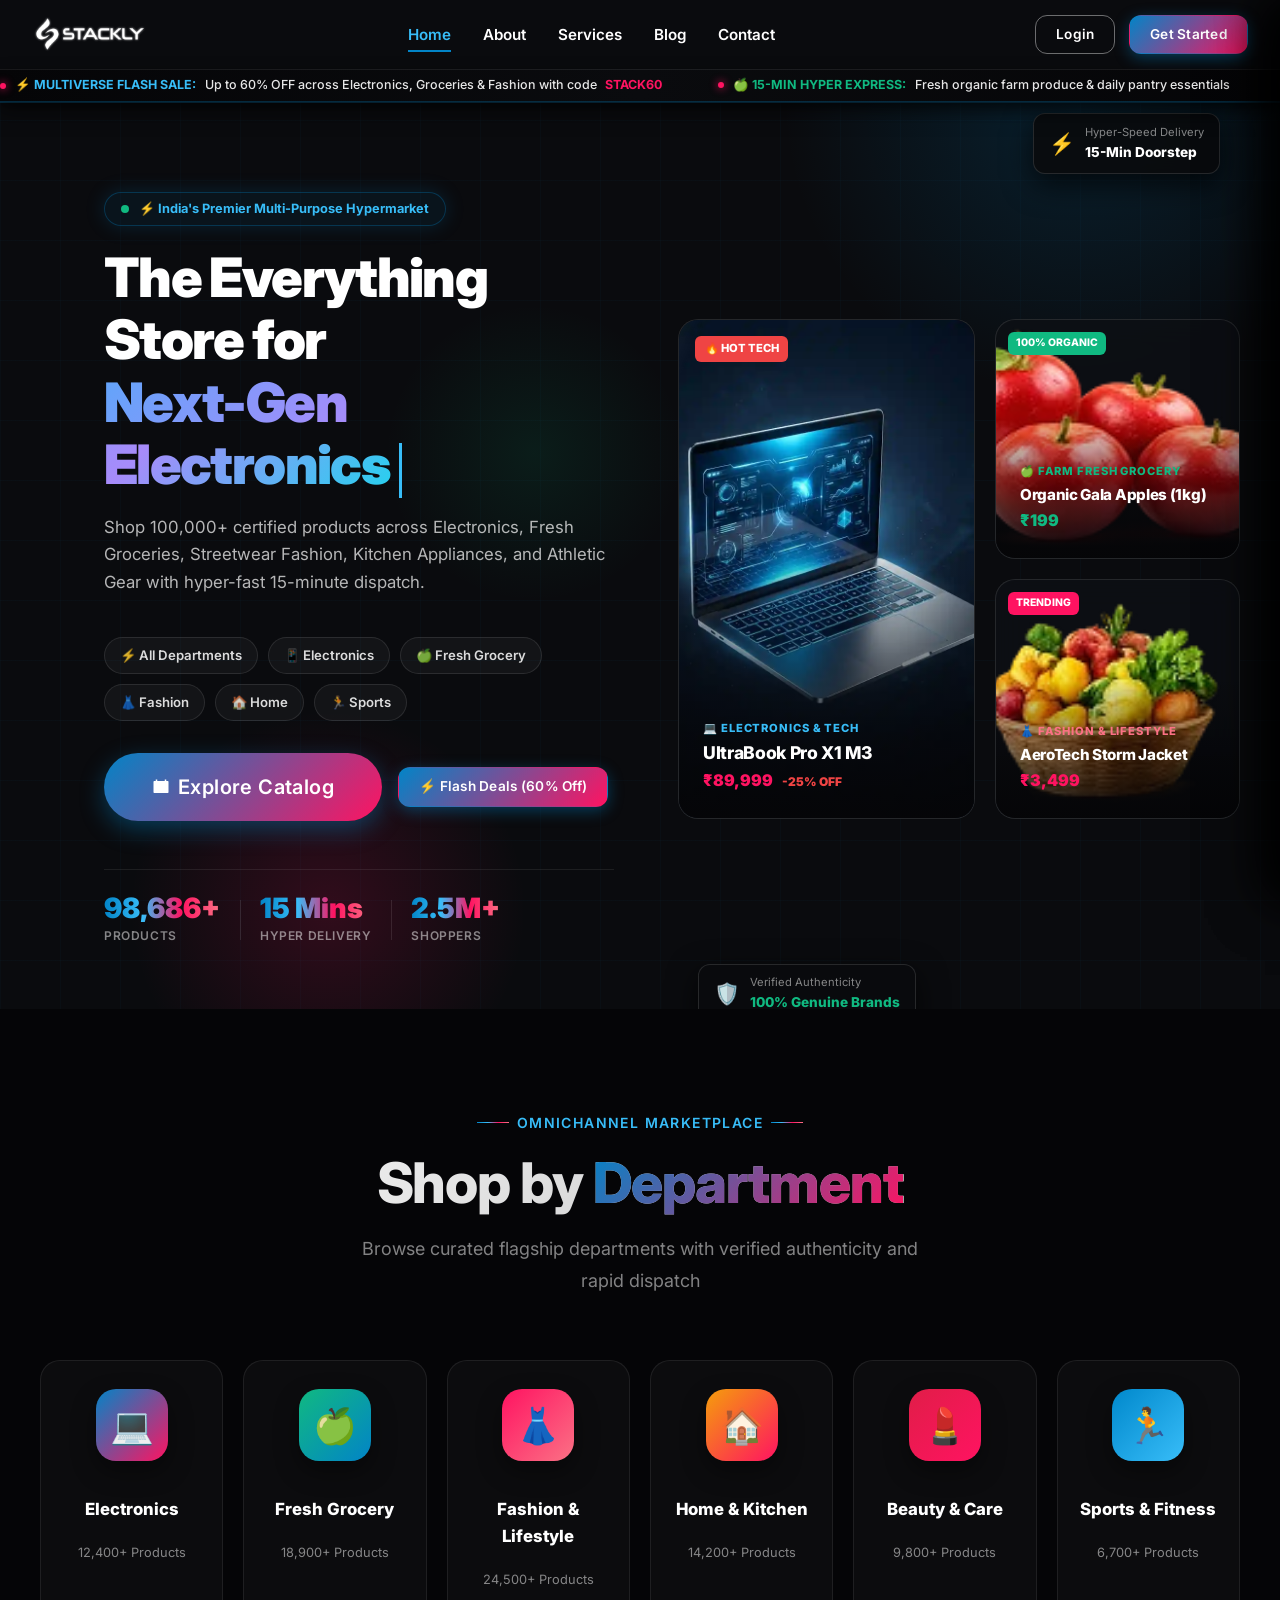
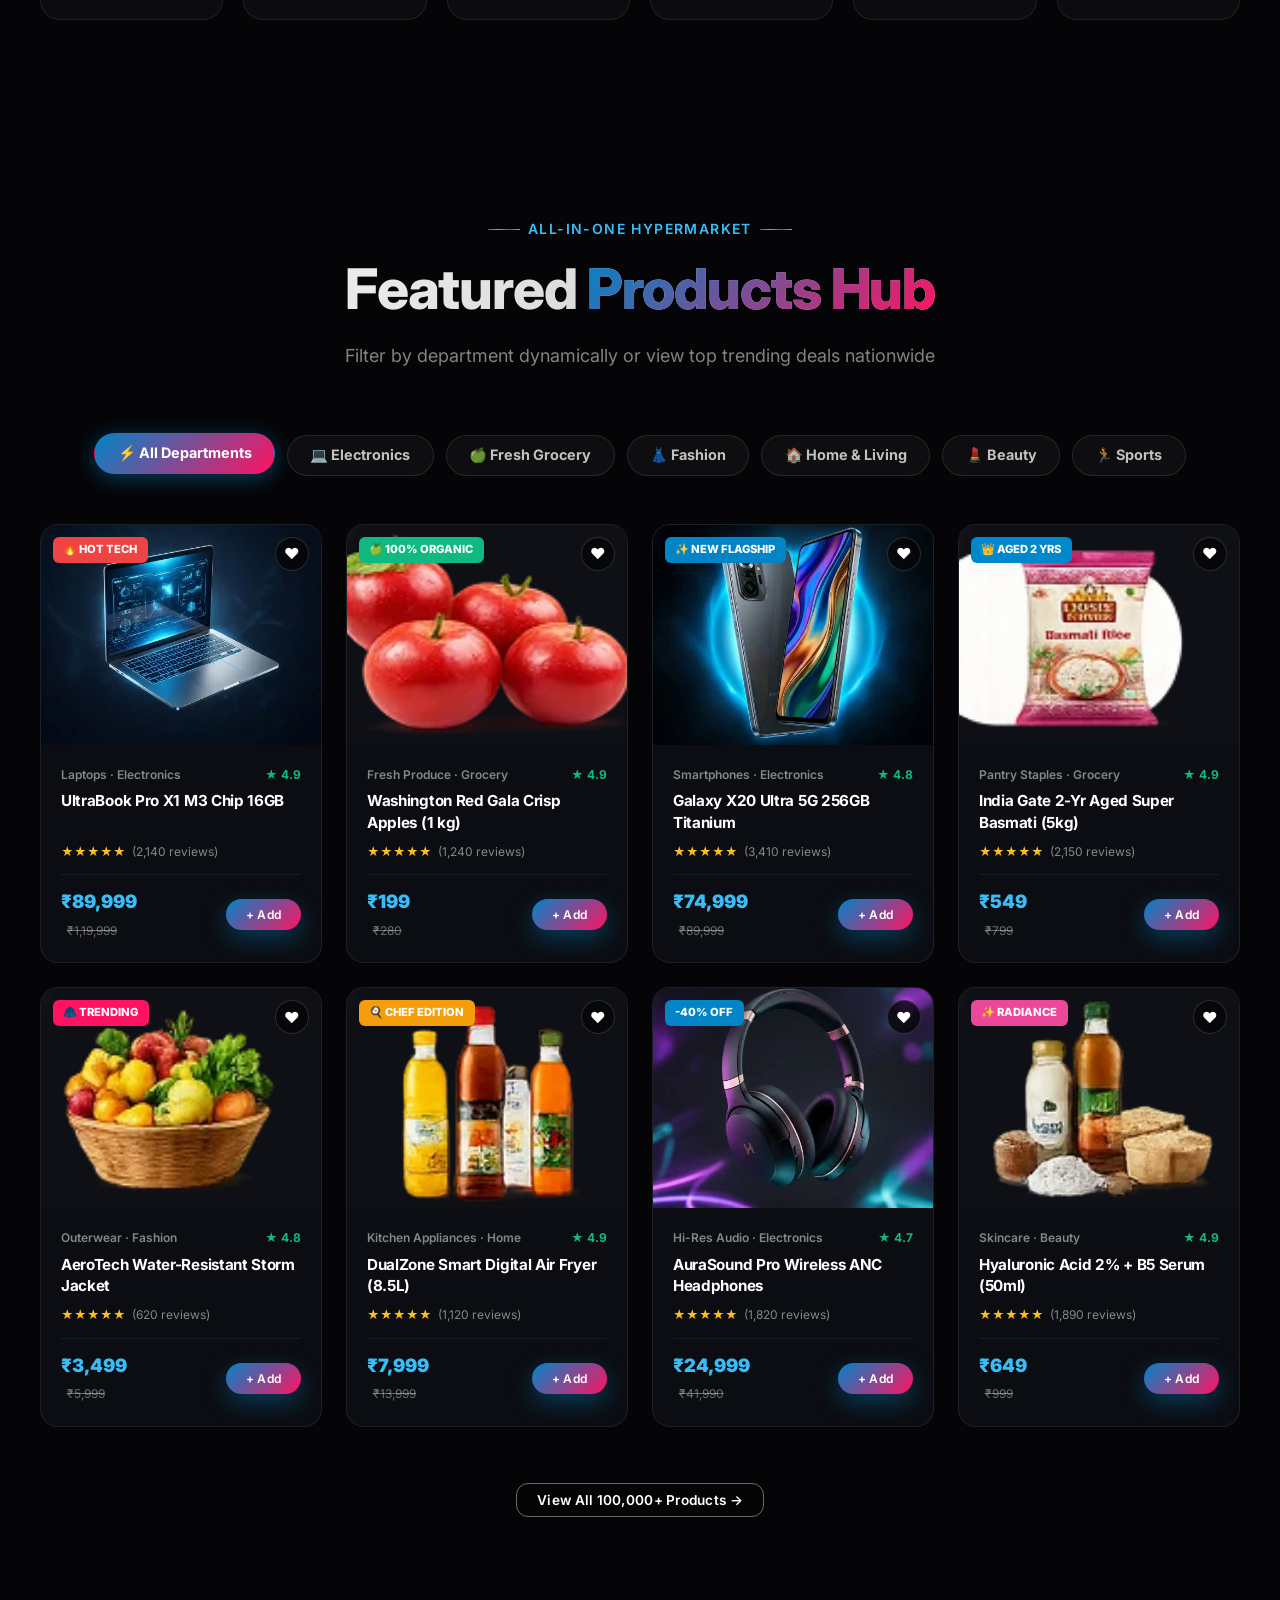
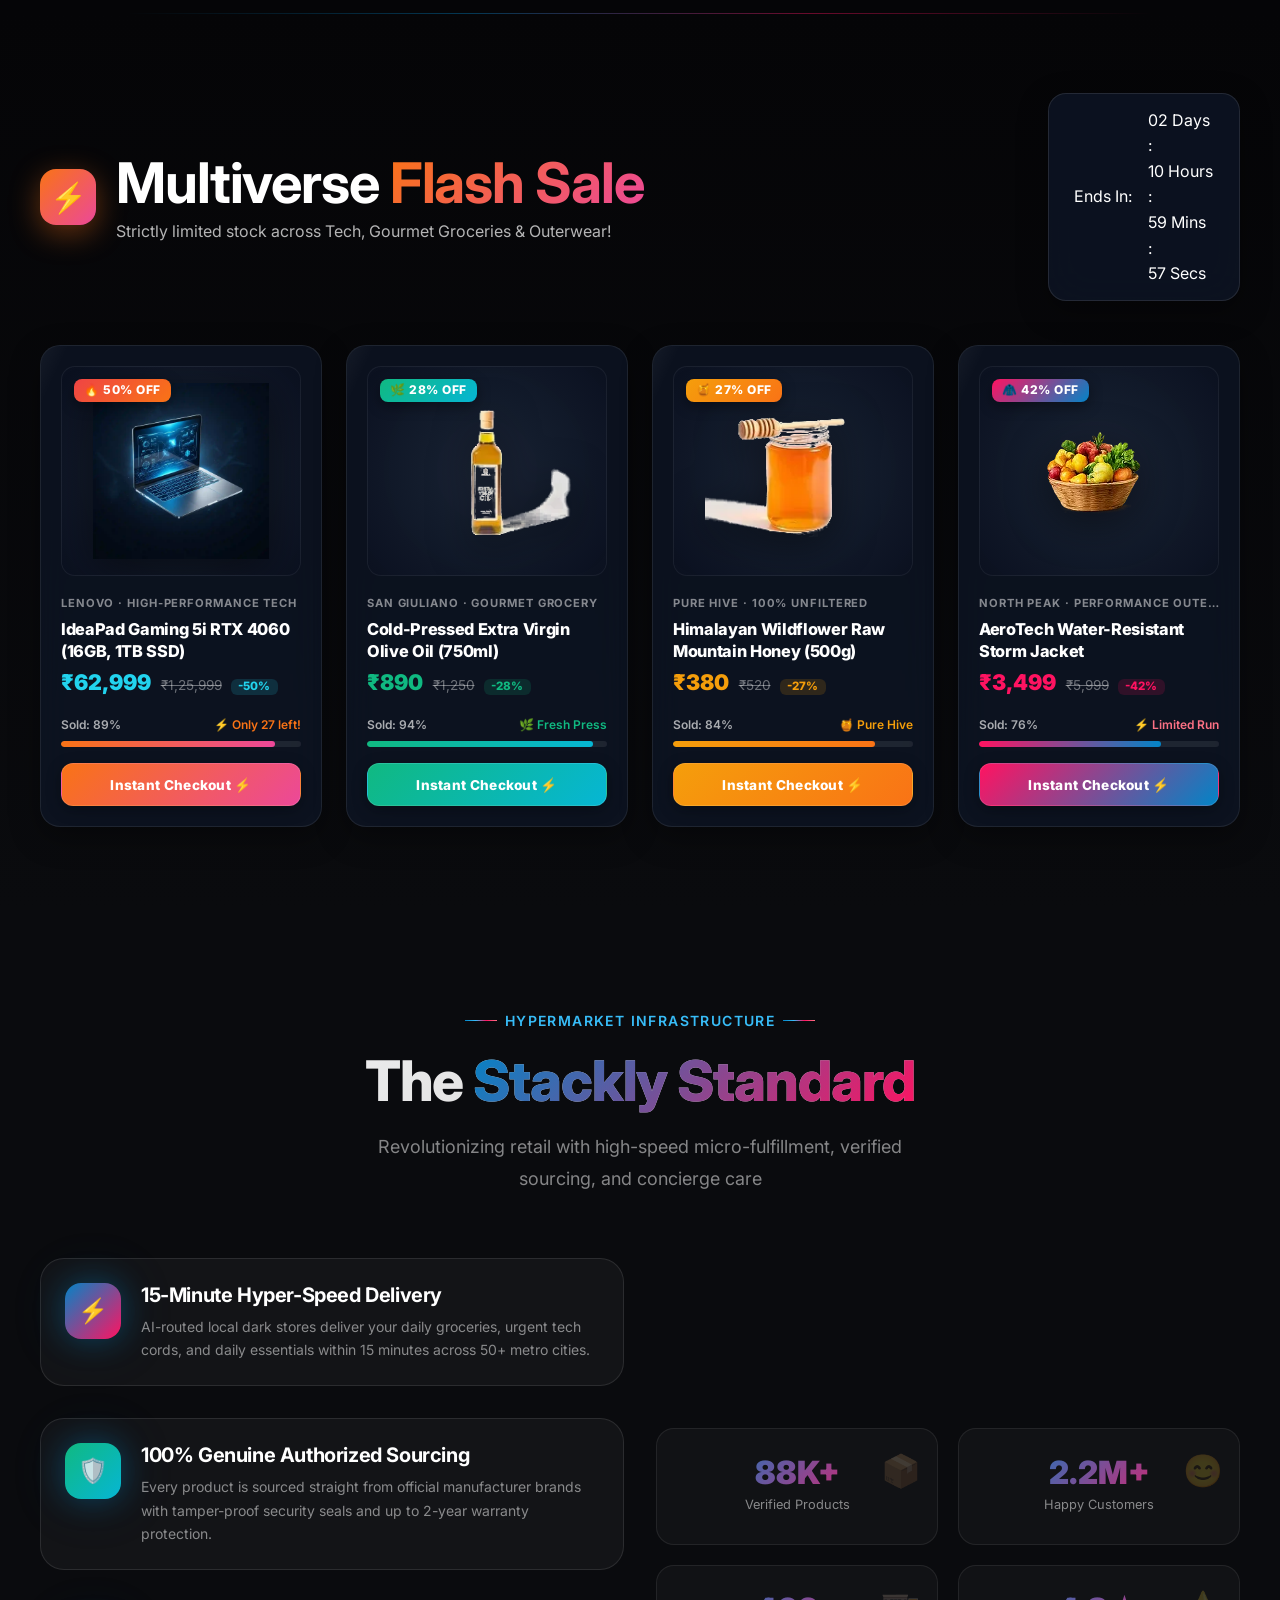
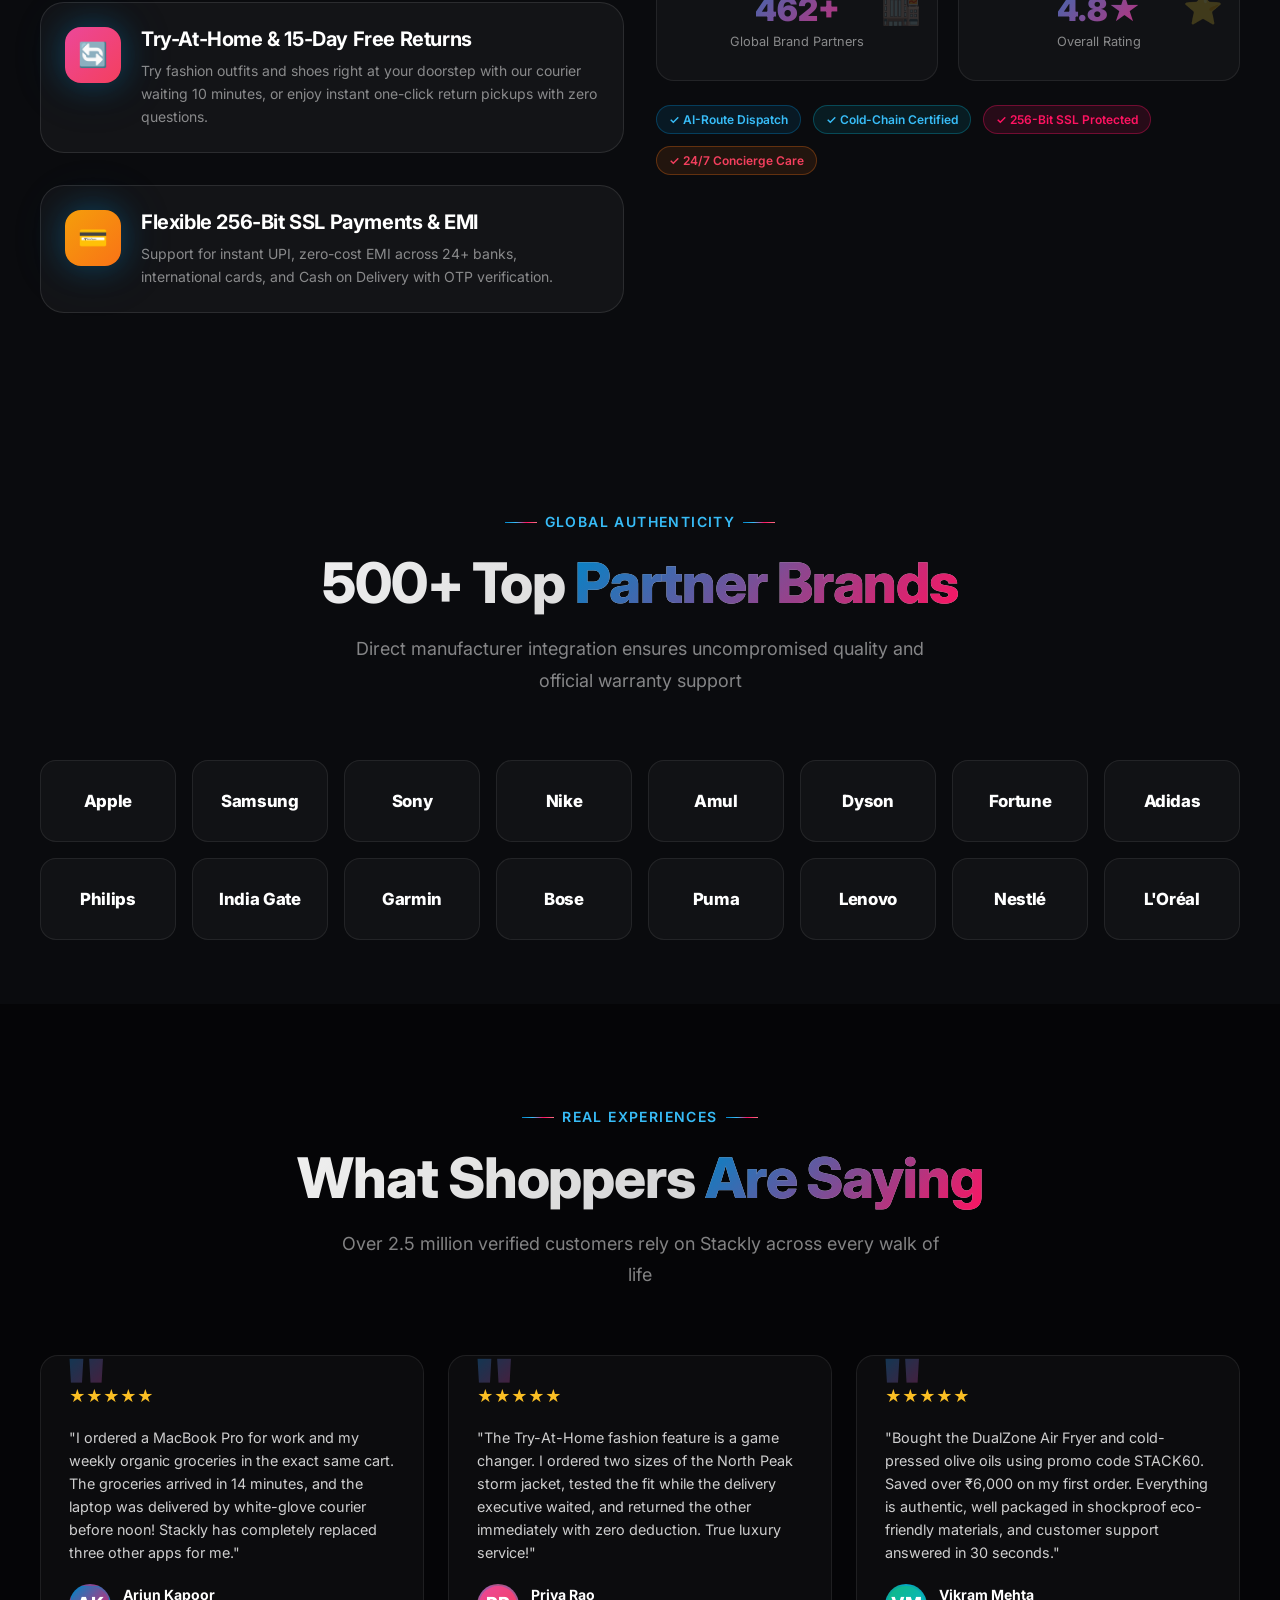
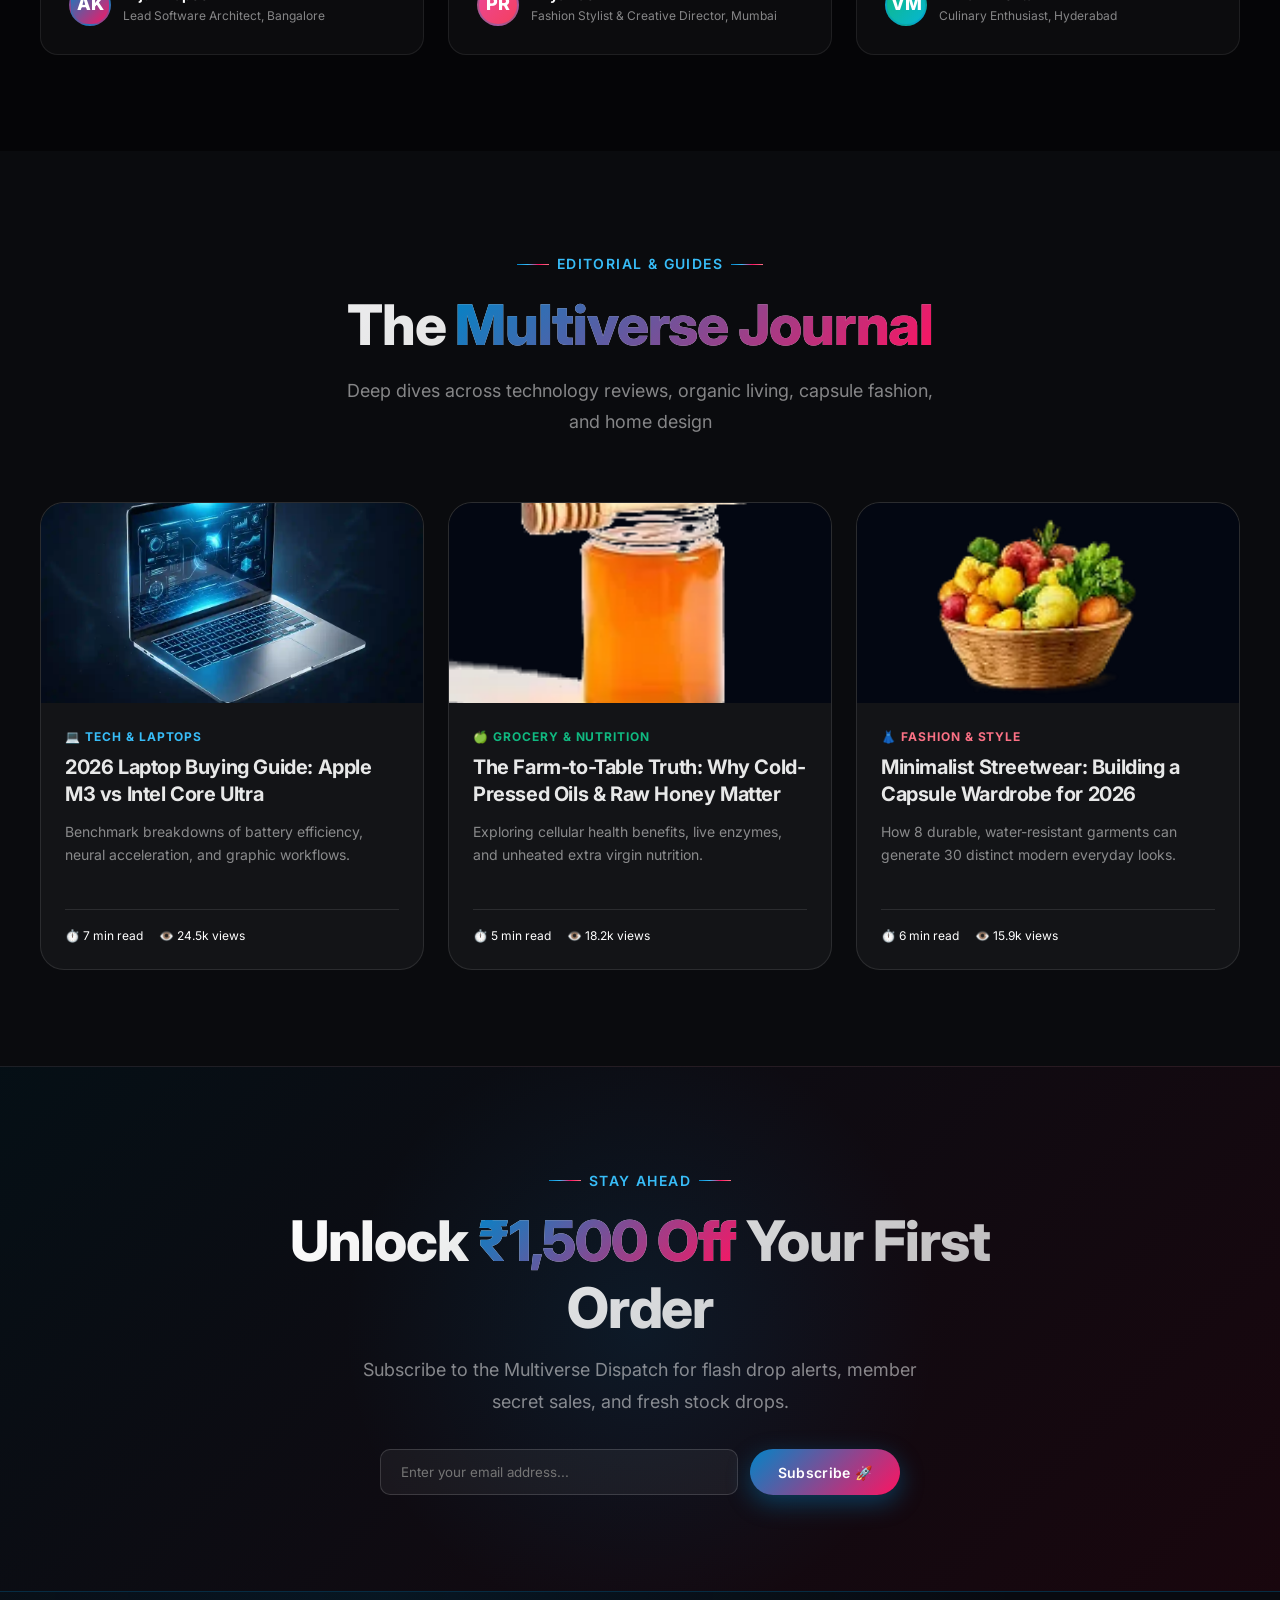
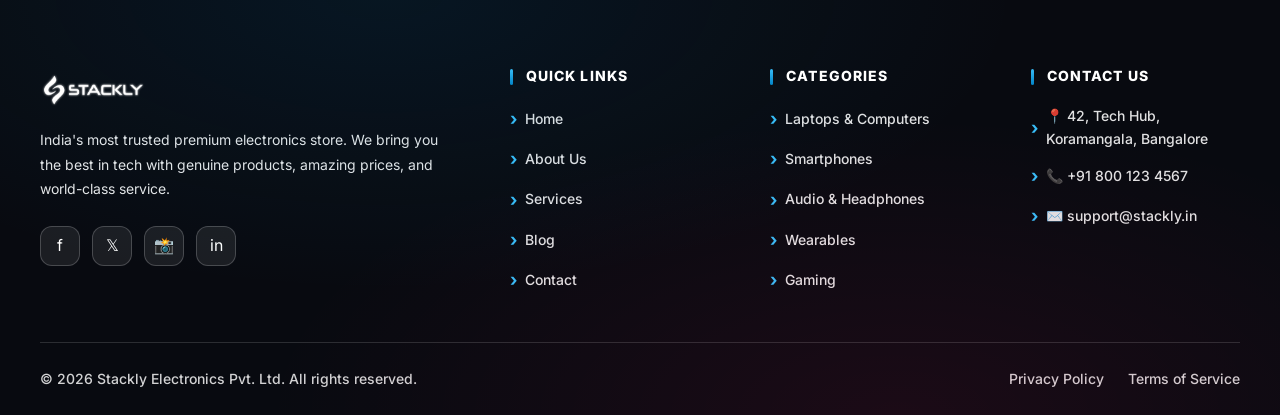
<file: index.html>
<!DOCTYPE html>
<html lang="en">
<head>
  <meta charset="UTF-8" />
  <meta name="viewport" content="width=device-width, initial-scale=1.0" />
  <meta name="description" content="Stackly Multiverse — India's Premier Multi-Purpose E-Commerce Hypermarket. Shop 100,000+ verified products: Next-Gen Electronics, Farm-Fresh Groceries, Urban Fashion, Home & Kitchen Living, Beauty & Wellness, and Sports Gear." />
  <meta name="keywords" content="multipurpose ecommerce, electronics, grocery, fashion, home appliances, beauty, sports, buy online, stackly multiverse" />
  <meta name="author" content="Stackly Multiverse" />
  <meta property="og:title" content="Stackly Multiverse — The Multi-Purpose Hypermarket" />
  <meta property="og:description" content="Next-Gen Electronics, Organic Groceries, Designer Fashion, Smart Living. 15-Minute Delivery & 100% Genuine Warranty." />
  <meta property="og:type" content="website" />
  <meta property="og:image" content="images/hero-showcase.webp" />
  <meta name="theme-color" content="#050507" />
  <title>Stackly — Multiverse Multi-Purpose E-Commerce Hypermarket</title>

  <!-- CSS -->
  <link rel="stylesheet" href="css/variables.css" />
  <link rel="stylesheet" href="css/base.css" />
  <link rel="stylesheet" href="css/components.css" />
  <link rel="stylesheet" href="css/animations.css" />
  <link rel="stylesheet" href="css/home.css" />
  <link rel="stylesheet" href="css/responsive.css" />

  <style>
    /* ── STACKLY MULTIVERSE REVOLUTIONARY STYLING ── */
    :root {
      --navy-950: #050507; /* Pure OLED Jet Black */
      --navy-900: #0A0B0E; /* Jet Black Surface */
      --navy-800: #0E1015; /* Jet Black Card Container */
      --navy-700: #14161C; /* Jet Black Elevated */
      --blue-electric: #0284C7; /* Electric Cerulean Blue */
      --purple-vivid: #FF1361; /* Vivid Neon Rose */
      --cerulean: #0284C7;
      --neon-rose: #FF1361;
      --cyan-neon: #38BDF8; /* Luminous Cerulean Sky */
      --emerald-glow: #10B981;
      --orange-fire: #FF1361;
    }

    body {
      background-color: var(--navy-950);
      color: #ffffff;
      overflow-x: hidden;
      font-family: 'Outfit', 'Inter', -apple-system, BlinkMacSystemFont, sans-serif;
    }



    /* Hero section */
    .hero {
      padding-top: calc(var(--nav-height) + 30px);
      min-height: 92vh;
      display: flex;
      align-items: center;
      position: relative;
    }
    .hero-badge-wrap {
      display: inline-flex;
      align-items: center;
      gap: 0.6rem;
      background: rgba(2, 132, 199, 0.08);
      border: 1px solid rgba(2, 132, 199, 0.3);
      border-radius: 50px;
      padding: 0.35rem 1rem;
      font-size: 0.8rem;
      font-weight: 700;
      margin-bottom: 1.25rem;
      color: #38BDF8;
      box-shadow: 0 0 20px rgba(2, 132, 199, 0.2);
    }

    /* Department Pills in Hero */
    .hero-dept-pills {
      display: flex;
      flex-wrap: wrap;
      gap: 0.6rem;
      margin-top: 1.75rem;
      margin-bottom: 2rem;
    }
    .hero-dept-pill {
      background: rgba(255,255,255,0.04);
      border: 1px solid rgba(255,255,255,0.1);
      color: rgba(255,255,255,0.85);
      padding: 0.45rem 0.95rem;
      border-radius: 50px;
      font-size: 0.825rem;
      font-weight: 600;
      cursor: pointer;
      transition: all 0.25s ease;
      display: inline-flex;
      align-items: center;
      gap: 0.35rem;
      text-decoration: none;
    }
    .hero-dept-pill:hover {
      background: rgba(2, 132, 199, 0.18);
      border-color: rgba(2, 132, 199, 0.45);
      color: #fff;
      transform: translateY(-2px);
      box-shadow: 0 4px 15px rgba(2, 132, 199, 0.25);
    }

    /* Department Hub Tabs in Catalog */
    .dept-tabs-container {
      display: flex;
      justify-content: center;
      flex-wrap: wrap;
      gap: 0.75rem;
      margin: 2rem 0 3rem;
    }
    .dept-tab-btn {
      background: rgba(255,255,255,0.04);
      border: 1px solid rgba(255,255,255,0.1);
      color: rgba(255,255,255,0.75);
      padding: 0.65rem 1.4rem;
      border-radius: 50px;
      font-size: 0.9rem;
      font-weight: 700;
      cursor: pointer;
      transition: all 0.25s cubic-bezier(0.16, 1, 0.3, 1);
      display: flex;
      align-items: center;
      gap: 0.45rem;
    }
    .dept-tab-btn:hover {
      background: rgba(255,255,255,0.08);
      border-color: rgba(255,255,255,0.25);
      color: #fff;
      transform: translateY(-2px);
    }
    .dept-tab-btn.active {
      background: linear-gradient(135deg, #0284C7, #FF1361);
      border-color: transparent;
      color: #fff;
      box-shadow: 0 4px 20px rgba(2, 132, 199, 0.45);
      transform: translateY(-2px);
    }

    /* Hero 4-card 3D Grid */
    .multiverse-hero-grid {
      display: grid;
      grid-template-columns: 1.15fr 0.95fr;
      grid-template-rows: 240px 240px;
      gap: 1.25rem;
      height: 500px;
    }
    .m-hero-card {
      position: relative;
      border-radius: 20px;
      overflow: hidden;
      border: 1px solid rgba(255,255,255,0.1);
      background: rgba(14, 16, 21, 0.85);
      backdrop-filter: blur(16px);
      cursor: pointer;
      transition: all 0.35s cubic-bezier(0.16, 1, 0.3, 1);
    }
    .m-hero-card:hover {
      transform: translateY(-6px) scale(1.02);
      border-color: rgba(2, 132, 199, 0.45);
      box-shadow: 0 20px 40px rgba(0,0,0,0.8), 0 0 25px rgba(2, 132, 199, 0.25);
    }
    .m-hero-card.span-row {
      grid-row: span 2;
    }
    .m-hero-card img {
      width: 100%;
      height: 100%;
      object-fit: cover;
      object-position: center;
      transition: transform 0.6s ease;
    }
    .m-hero-card:hover img {
      transform: scale(1.08);
    }
    .m-hero-card-overlay {
      position: absolute;
      inset: 0;
      background: linear-gradient(180deg, transparent 40%, rgba(5, 5, 7, 0.95) 100%);
      display: flex;
      flex-direction: column;
      justify-content: flex-end;
      padding: 1.5rem;
    }
    .m-hero-card-dept {
      font-size: 0.7rem;
      font-weight: 800;
      text-transform: uppercase;
      letter-spacing: 0.08em;
      color: #38BDF8;
      margin-bottom: 0.25rem;
    }
    .m-hero-card-title {
      font-size: 1.1rem;
      font-weight: 800;
      color: #ffffff;
      line-height: 1.25;
      margin-bottom: 0.25rem;
    }
    .m-hero-card-price {
      font-size: 1rem;
      font-weight: 900;
      color: #FF1361;
    }

    /* Floating Badge Pill */
    .hero-floating-pill {
      position: absolute;
      background: rgba(10, 11, 14, 0.92);
      border: 1px solid rgba(255,255,255,0.12);
      border-radius: 12px;
      padding: 0.6rem 0.95rem;
      display: flex;
      align-items: center;
      gap: 0.6rem;
      box-shadow: 0 10px 30px rgba(0,0,0,0.7);
      backdrop-filter: blur(12px);
      z-index: 5;
      animation: heroFloatUp 6s ease-in-out infinite;
    }

    /* Category Cards */
    .category-card {
      background: rgba(255,255,255,0.03);
      border: 1px solid rgba(255,255,255,0.08);
      border-radius: 20px;
      padding: 1.75rem 1.25rem;
      text-align: center;
      transition: all 0.3s cubic-bezier(0.16, 1, 0.3, 1);
      display: flex;
      flex-direction: column;
      align-items: center;
      text-decoration: none;
    }
    .category-card:hover {
      transform: translateY(-8px);
      background: rgba(255,255,255,0.06);
      border-color: rgba(2, 132, 199, 0.4);
      box-shadow: 0 15px 35px rgba(0,0,0,0.6), 0 0 20px rgba(2, 132, 199, 0.2);
    }
    .category-card .cat-icon-box {
      width: 72px; height: 72px;
      border-radius: 20px;
      display: flex; align-items: center; justify-content: center;
      font-size: 2.2rem;
      margin-bottom: 1.2rem;
      box-shadow: 0 10px 25px rgba(0,0,0,0.4);
      transition: transform 0.3s ease;
    }
    .category-card:hover .cat-icon-box {
      transform: scale(1.12) rotate(4deg);
    }

    /* Product Card Body Enhancements */
    .product-card {
      background: rgba(14, 16, 21, 0.85);
      border: 1px solid rgba(255,255,255,0.08);
      border-radius: 18px;
      overflow: hidden;
      display: flex;
      flex-direction: column;
      transition: all 0.3s cubic-bezier(0.16, 1, 0.3, 1);
    }
    .product-card:hover {
      transform: translateY(-6px);
      border-color: rgba(2, 132, 199, 0.4);
      box-shadow: 0 15px 35px rgba(0,0,0,0.7), 0 0 20px rgba(2, 132, 199, 0.2);
    }
    .product-card__image-wrap {
      height: 220px;
      position: relative;
      overflow: hidden;
      background: #0A0B0E;
      display: flex; align-items: center; justify-content: center;
    }
    .product-card__image {
      width: 100%; height: 100%;
      object-fit: cover;
      transition: transform 0.5s ease;
    }
    .product-card:hover .product-card__image {
      transform: scale(1.08);
    }
    .product-card__badge {
      position: absolute;
      top: 0.75rem; left: 0.75rem;
      padding: 0.25rem 0.65rem;
      border-radius: 6px;
      font-size: 0.7rem;
      font-weight: 800;
      color: #fff;
      z-index: 2;
    }
    .product-card__fav {
      position: absolute;
      top: 0.75rem; right: 0.75rem;
      width: 34px; height: 34px;
      border-radius: 50%;
      background: rgba(5, 5, 7, 0.8);
      border: 1px solid rgba(255,255,255,0.15);
      display: flex; align-items: center; justify-content: center;
      cursor: pointer;
      font-size: 0.95rem;
      color: #fff;
      z-index: 2;
      transition: all 0.2s ease;
    }
    .product-card__fav:hover {
      transform: scale(1.15);
      background: rgba(255, 19, 97, 0.2);
      border-color: #FF1361;
      color: #FF1361;
    }
    .product-card__overlay {
      position: absolute;
      inset: 0;
      background: rgba(5, 5, 7, 0.6);
      opacity: 0;
      display: flex;
      align-items: center;
      justify-content: center;
      transition: opacity 0.3s ease;
      z-index: 1;
    }
    .product-card:hover .product-card__overlay {
      opacity: 1;
    }
    .product-card__body {
      padding: 1.25rem;
      display: flex;
      flex-direction: column;
      flex: 1;
    }
    .product-card__category {
      font-size: 0.75rem;
      color: rgba(255,255,255,0.5);
      font-weight: 600;
      margin-bottom: 0.4rem;
    }
    .product-card__name {
      font-size: 0.95rem;
      font-weight: 700;
      color: #ffffff;
      line-height: 1.4;
      margin-bottom: 0.5rem;
      display: -webkit-box;
      -webkit-line-clamp: 2;
      -webkit-box-orient: vertical;
      overflow: hidden;
      min-height: 2.7rem;
    }
    .product-card__rating {
      font-size: 0.75rem;
      display: flex;
      align-items: center;
      gap: 0.35rem;
      margin-bottom: 0.85rem;
    }
    .product-card__footer {
      display: flex;
      align-items: center;
      justify-content: space-between;
      margin-top: auto;
      padding-top: 0.75rem;
      border-top: 1px solid rgba(255,255,255,0.06);
    }
    .product-card__price {
      font-size: 1.15rem;
      font-weight: 900;
      color: #38BDF8;
    }
    .product-card__original-price {
      font-size: 0.75rem;
      color: rgba(255,255,255,0.4);
      text-decoration: line-through;
      margin-left: 0.35rem;
    }

    /* Responsive */
    @media (max-width: 992px) {
      .multiverse-hero-grid {
        grid-template-columns: 1fr;
        height: auto;
      }
      .m-hero-card.span-row {
        grid-row: auto;
        height: 260px;
      }
      .m-hero-card {
        height: 220px;
      }
    }
  </style>
</head>

<body class="has-deals-bar">

  <!-- Scroll Progress Indicator (Reference) -->
  <div class="scroll-progress-container" id="scroll-progress-container">
    <div class="scroll-progress-bar"></div>
  </div>

  <!-- ═══════════════════════════════════════════════ NAVBAR HEADER (REFERENCE) ══ -->
  <header>
    <div class="container navbar">
      <!-- Exact Logo from Reference -->
      <a href="index.html" class="logo" id="nav-brand-logo" aria-label="Stackly Home">
        <img class="logo-img" src="images/stackly-logo.webp" alt="Stackly Logo">
      </a>

      <!-- Nav Links from Reference -->
      <ul class="nav-links" id="navbar-links">
        <li><a href="index.html" class="nav-link active">Home</a></li>
        <li><a href="about.html" class="nav-link">About</a></li>
        <li><a href="services.html" class="nav-link">Services</a></li>
        <li><a href="blog.html" class="nav-link">Blog</a></li>
        <li><a href="contact.html" class="nav-link">Contact</a></li>
        <li class="mobile-menu-actions">
          <a href="login.html" class="btn btn-outline btn-sm btn-shimmer">Login</a>
          <a href="create-account.html" class="btn btn-secondary btn-sm btn-shimmer">Get Started</a>
        </li>
      </ul>

      <!-- Nav Actions from Reference -->
      <div class="nav-actions">
        <a href="login.html" class="btn btn-outline btn-sm btn-shimmer" id="nav-login">Login</a>
        <a href="create-account.html" class="btn btn-secondary btn-sm btn-shimmer" id="nav-get-started">Get Started</a>
      </div>
      <!-- Hamburger Menu Toggle -->
      <button class="hamburger" id="navbar-hamburger" aria-label="Toggle Navigation">
        <span></span>
        <span></span>
        <span></span>
      </button>
    </div>

    <!-- ═══════════════════════════════════════════════ TOP SALE LINE / LIVE DEALS TICKER ══ -->
    <div class="live-deals-bar" aria-label="Live deals ticker">
      <div class="live-deals-track">
        <div class="live-deal-item"><span class="live-deal-dot"></span> <span class="accent">⚡ MULTIVERSE FLASH SALE:</span> Up to 60% OFF across Electronics, Groceries & Fashion with code <span class="accent-orange">STACK60</span></div>
        <div class="live-deal-item"><span class="live-deal-dot"></span> <span class="accent-green">🍏 15-MIN HYPER EXPRESS:</span> Fresh organic farm produce & daily pantry essentials</div>
        <div class="live-deal-item"><span class="live-deal-dot"></span> <span class="accent">📱 TECH DROP:</span> Apple M3 Laptops · Galaxy S25 Ultra · Sony WH-1000XM5 in stock</div>
        <div class="live-deal-item"><span class="live-deal-dot"></span> <span class="accent-orange">👗 FASHION SEASON:</span> 40% OFF North Peak Storm Jackets & Performance Footwear</div>
        <div class="live-deal-item"><span class="live-deal-dot"></span> 📦 Free Express White-Glove Courier on orders above ₹999 | 🛡️ 100% Genuine Brand Warranty</div>
        <div class="live-deal-item"><span class="live-deal-dot"></span> <span class="accent">⚡ MULTIVERSE FLASH SALE:</span> Up to 60% OFF across Electronics, Groceries & Fashion with code <span class="accent-orange">STACK60</span></div>
        <div class="live-deal-item"><span class="live-deal-dot"></span> <span class="accent-green">🍏 15-MIN HYPER EXPRESS:</span> Fresh organic farm produce & daily pantry essentials</div>
        <div class="live-deal-item"><span class="live-deal-dot"></span> <span class="accent">📱 TECH DROP:</span> Apple M3 Laptops · Galaxy S25 Ultra · Sony WH-1000XM5 in stock</div>
      </div>
    </div>
  </header>

  <!-- ═══════════════════════════════════════════════ MULTIVERSE HERO ══ -->
  <section class="hero" id="hero" aria-label="Hero section">

    <!-- Ambient Glowing Orbs Background -->
    <div class="hero-bg" aria-hidden="true">
      <div class="hero-grid-pattern"></div>
      <div class="hero-animated-bg">
        <div class="orb-1" style="background:radial-gradient(circle,rgba(2,132,199,0.18) 0%,transparent 70%)"></div>
        <div class="orb-2" style="background:radial-gradient(circle,rgba(255,19,97,0.16) 0%,transparent 70%)"></div>
        <div class="orb-3" style="background:radial-gradient(circle,rgba(16,185,129,0.10) 0%,transparent 70%)"></div>
      </div>
      <div class="hero-particles" id="heroParticles"></div>
    </div>

    <div class="container hero-grid" style="display:grid;grid-template-columns:1.05fr 1fr;gap:3rem;align-items:center;position:relative;z-index:2">
      
      <!-- Left: Content -->
      <div class="hero-content" style="padding-right:1rem">
        <div class="hero-badge-wrap reveal">
          <span class="live-beacon"></span>
          <span>⚡ India's Premier Multi-Purpose Hypermarket</span>
        </div>

        <h1 class="hero-headline reveal delay-1" id="hero-title" style="font-size:3.4rem;line-height:1.15;font-weight:900;margin-bottom:1rem">
          <span>The Everything Store for </span><br/>
          <span style="background:linear-gradient(135deg,#60A5FA,#A78BFA,#22D3EE);-webkit-background-clip:text;-webkit-text-fill-color:transparent;background-clip:text">
            <span data-typing='["Next-Gen Electronics","Organic Farm Groceries","Designer Urban Fashion","Smart Living & Home","Active Sports Fitness"]'>Next-Gen Electronics</span>
          </span>
          <span class="typing-cursor" aria-hidden="true"></span>
        </h1>

        <p class="hero-desc reveal delay-2" style="font-size:1.05rem;line-height:1.65;color:rgba(255,255,255,0.7);max-width:540px">
          Shop 100,000+ certified products across Electronics, Fresh Groceries, Streetwear Fashion, Kitchen Appliances, and Athletic Gear with hyper-fast 15-minute dispatch.
        </p>

        <!-- Department Quick Switcher Pills in Hero -->
        <div class="hero-dept-pills reveal delay-2">
          <a href="#featured" onclick="StacklyStore.filterByDepartment('all')" class="hero-dept-pill">⚡ All Departments</a>
          <a href="#featured" onclick="StacklyStore.filterByDepartment('electronics')" class="hero-dept-pill">📱 Electronics</a>
          <a href="#featured" onclick="StacklyStore.filterByDepartment('grocery')" class="hero-dept-pill">🍏 Fresh Grocery</a>
          <a href="#featured" onclick="StacklyStore.filterByDepartment('fashion')" class="hero-dept-pill">👗 Fashion</a>
          <a href="#featured" onclick="StacklyStore.filterByDepartment('home')" class="hero-dept-pill">🏠 Home</a>
          <a href="#featured" onclick="StacklyStore.filterByDepartment('sports')" class="hero-dept-pill">🏃 Sports</a>
        </div>

        <div class="hero-cta reveal delay-3" style="display:flex;gap:1rem;flex-wrap:wrap">
          <a href="404.html" class="btn btn-primary btn-xl magnetic" id="hero-shop-now" aria-label="Explore Catalog">
            <svg width="18" height="18" viewBox="0 0 24 24" fill="currentColor"><path d="M7 4V2H5v2H3a1 1 0 0 0-1 1v14a1 1 0 0 0 1 1h18a1 1 0 0 0 1-1V5a1 1 0 0 0-1-1h-2V2h-2v2H7zm11 2v2h-2V6H8v2H6V6H4v12h16V6h-2z"/></svg>
            Explore Catalog
          </a>
          <a href="404.html" class="btn btn-secondary btn-xl" id="hero-view-deals" aria-label="View Flash Deals">
            ⚡ Flash Deals (60% Off)
          </a>
        </div>

        <!-- Animated Stats Counter -->
        <div class="hero-stats reveal delay-4" style="margin-top:2.5rem;display:flex;gap:2.5rem;border-top:1px solid rgba(255,255,255,0.08);padding-top:1.5rem">
          <div class="hero-stat-item">
            <div class="hero-stat-number" style="font-size:1.75rem;font-weight:900;color:#fff" data-counter data-target="100000" data-suffix="+" data-duration="2500">100K+</div>
            <div class="hero-stat-label" style="font-size:0.75rem;color:rgba(255,255,255,0.5);text-transform:uppercase;letter-spacing:0.05em">Products</div>
          </div>
          <div class="hero-stat-item">
            <div class="hero-stat-number" style="font-size:1.75rem;font-weight:900;color:#10B981" data-counter data-target="15" data-suffix=" Mins" data-duration="1500">15 Mins</div>
            <div class="hero-stat-label" style="font-size:0.75rem;color:rgba(255,255,255,0.5);text-transform:uppercase;letter-spacing:0.05em">Hyper Delivery</div>
          </div>
          <div class="hero-stat-item">
            <div class="hero-stat-number" style="font-size:1.75rem;font-weight:900;color:#60A5FA" data-counter data-target="2.5" data-suffix="M+" data-duration="2000" data-decimals="1">2.5M+</div>
            <div class="hero-stat-label" style="font-size:0.75rem;color:rgba(255,255,255,0.5);text-transform:uppercase;letter-spacing:0.05em">Shoppers</div>
          </div>
        </div>
      </div>

      <!-- Right: Visual Multiverse 4-Card 3D Showcase -->
      <div class="hero-visual reveal reveal-right" style="position:relative">
        
        <div class="multiverse-hero-grid" data-parallax="0.04">
          
          <!-- Card 1 (Span 2 rows): Laptop & Tech -->
          <div class="m-hero-card span-row tilt-card shimmer-card" onclick="StacklyStore.openQuickView('p-laptop-1')">
            <img src="images/product-laptop.webp" alt="UltraBook Pro X1 M3" loading="eager" />
            <div class="m-hero-card-overlay">
              <span class="m-hero-card-dept">💻 Electronics & Tech</span>
              <h3 class="m-hero-card-title">UltraBook Pro X1 M3</h3>
              <div class="m-hero-card-price">₹89,999 <span style="font-size:0.75rem;color:#ef4444;margin-left:0.4rem">-25% OFF</span></div>
            </div>
            <div style="position:absolute;top:1rem;left:1rem;background:#EF4444;color:#fff;font-size:0.7rem;font-weight:800;padding:0.25rem 0.6rem;border-radius:6px;z-index:2">🔥 HOT TECH</div>
          </div>

          <!-- Card 2: Fresh Grocery -->
          <div class="m-hero-card tilt-card shimmer-card" onclick="StacklyStore.openQuickView('p-groc-1')">
            <img src="images/product-apples.webp" alt="Fresh Washington Gala Apples" loading="eager" />
            <div class="m-hero-card-overlay">
              <span class="m-hero-card-dept" style="color:#10B981">🍏 Farm Fresh Grocery</span>
              <h3 class="m-hero-card-title" style="font-size:0.95rem">Organic Gala Apples (1kg)</h3>
              <div class="m-hero-card-price" style="color:#10B981">₹199</div>
            </div>
            <div style="position:absolute;top:0.75rem;left:0.75rem;background:#10B981;color:#fff;font-size:0.65rem;font-weight:800;padding:0.2rem 0.5rem;border-radius:6px;z-index:2">100% ORGANIC</div>
          </div>

          <!-- Card 3: Urban Fashion -->
          <div class="m-hero-card tilt-card shimmer-card" onclick="StacklyStore.openQuickView('p-fash-1')">
            <img src="images/product-jacket.webp" alt="AeroTech Storm Jacket" loading="eager" />
            <div class="m-hero-card-overlay">
              <span class="m-hero-card-dept" style="color:#FB7185">👗 Fashion & Lifestyle</span>
              <h3 class="m-hero-card-title" style="font-size:0.95rem">AeroTech Storm Jacket</h3>
              <div class="m-hero-card-price" style="color:#FF1361">₹3,499</div>
            </div>
            <div style="position:absolute;top:0.75rem;left:0.75rem;background:#FF1361;color:#fff;font-size:0.65rem;font-weight:800;padding:0.2rem 0.5rem;border-radius:6px;z-index:2">TRENDING</div>
          </div>

        </div>

        <!-- Floating Info Badges -->
        <div class="hero-floating-pill hero-float-1" style="top:-15px;right:20px">
          <span style="font-size:1.3rem">⚡</span>
          <div>
            <div style="font-size:0.7rem;color:rgba(255,255,255,0.5)">Hyper-Speed Delivery</div>
            <div style="font-size:0.85rem;font-weight:800;color:#fff">15-Min Doorstep</div>
          </div>
        </div>

        <div class="hero-floating-pill hero-float-2" style="bottom:-15px;left:20px">
          <span style="font-size:1.3rem">🛡️</span>
          <div>
            <div style="font-size:0.7rem;color:rgba(255,255,255,0.5)">Verified Authenticity</div>
            <div style="font-size:0.85rem;font-weight:800;color:#10B981">100% Genuine Brands</div>
          </div>
        </div>

      </div>

    </div>
  </section>

  <!-- ═══════════════════════════════════════════════ SHOP BY 6 CORE DEPARTMENTS ══ -->
  <section class="section categories-section" id="departments" aria-label="Shop by Department">
    <div class="container">
      <div class="section-header reveal">
        <div class="section-label">Omnichannel Marketplace</div>
        <h2 class="section-title">Shop by <span class="highlight">Department</span></h2>
        <p class="section-subtitle">Browse curated flagship departments with verified authenticity and rapid dispatch</p>
      </div>

      <div class="categories-grid" style="display:grid;grid-template-columns:repeat(auto-fit,minmax(180px,1fr));gap:1.25rem">
        
        <a href="#featured" onclick="StacklyStore.filterByDepartment('electronics')" class="category-card reveal" aria-label="Electronics & Tech">
          <div class="cat-icon-box" style="background:linear-gradient(135deg,#0284C7,#FF1361)">💻</div>
          <div class="category-name" style="font-weight:800;font-size:1.05rem;color:#fff;margin-bottom:0.25rem">Electronics</div>
          <div class="category-count" style="font-size:0.8rem;color:rgba(255,255,255,0.5)">12,400+ Products</div>
        </a>

        <a href="#featured" onclick="StacklyStore.filterByDepartment('grocery')" class="category-card reveal delay-1" aria-label="Fresh Grocery">
          <div class="cat-icon-box" style="background:linear-gradient(135deg,#10B981,#0284C7)">🍏</div>
          <div class="category-name" style="font-weight:800;font-size:1.05rem;color:#fff;margin-bottom:0.25rem">Fresh Grocery</div>
          <div class="category-count" style="font-size:0.8rem;color:rgba(255,255,255,0.5)">18,900+ Products</div>
        </a>

        <a href="#featured" onclick="StacklyStore.filterByDepartment('fashion')" class="category-card reveal delay-2" aria-label="Fashion & Apparel">
          <div class="cat-icon-box" style="background:linear-gradient(135deg,#FF1361,#FB7185)">👗</div>
          <div class="category-name" style="font-weight:800;font-size:1.05rem;color:#fff;margin-bottom:0.25rem">Fashion & Lifestyle</div>
          <div class="category-count" style="font-size:0.8rem;color:rgba(255,255,255,0.5)">24,500+ Products</div>
        </a>

        <a href="#featured" onclick="StacklyStore.filterByDepartment('home')" class="category-card reveal delay-3" aria-label="Home & Kitchen">
          <div class="cat-icon-box" style="background:linear-gradient(135deg,#F59E0B,#FF1361)">🏠</div>
          <div class="category-name" style="font-weight:800;font-size:1.05rem;color:#fff;margin-bottom:0.25rem">Home & Kitchen</div>
          <div class="category-count" style="font-size:0.8rem;color:rgba(255,255,255,0.5)">14,200+ Products</div>
        </a>

        <a href="#featured" onclick="StacklyStore.filterByDepartment('beauty')" class="category-card reveal delay-4" aria-label="Beauty & Wellness">
          <div class="cat-icon-box" style="background:linear-gradient(135deg,#E11D48,#FF1361)">💄</div>
          <div class="category-name" style="font-weight:800;font-size:1.05rem;color:#fff;margin-bottom:0.25rem">Beauty & Care</div>
          <div class="category-count" style="font-size:0.8rem;color:rgba(255,255,255,0.5)">9,800+ Products</div>
        </a>

        <a href="#featured" onclick="StacklyStore.filterByDepartment('sports')" class="category-card reveal delay-5" aria-label="Sports & Fitness">
          <div class="cat-icon-box" style="background:linear-gradient(135deg,#0088CC,#38BDF8)">🏃</div>
          <div class="category-name" style="font-weight:800;font-size:1.05rem;color:#fff;margin-bottom:0.25rem">Sports & Fitness</div>
          <div class="category-count" style="font-size:0.8rem;color:rgba(255,255,255,0.5)">6,700+ Products</div>
        </a>

      </div>
    </div>
  </section>

  <!-- ═══════════════════════════════════════════════ MULTIVERSE CATALOG WITH DEPARTMENT SWITCHER ══ -->
  <section class="section featured-products" id="featured" aria-label="Featured Multiverse Catalog">
    <div class="container">
      <div class="section-header reveal">
        <div class="section-label">All-In-One Hypermarket</div>
        <h2 class="section-title">Featured <span class="highlight">Products Hub</span></h2>
        <p class="section-subtitle">Filter by department dynamically or view top trending deals nationwide</p>
      </div>

      <!-- Animated Department Filter Tabs -->
      <div class="dept-tabs-container reveal">
        <button class="dept-tab-btn dept-pill active" onclick="StacklyStore.filterByDepartment('all', this)">⚡ All Departments</button>
        <button class="dept-tab-btn dept-pill" onclick="StacklyStore.filterByDepartment('electronics', this)">💻 Electronics</button>
        <button class="dept-tab-btn dept-pill" onclick="StacklyStore.filterByDepartment('grocery', this)">🍏 Fresh Grocery</button>
        <button class="dept-tab-btn dept-pill" onclick="StacklyStore.filterByDepartment('fashion', this)">👗 Fashion</button>
        <button class="dept-tab-btn dept-pill" onclick="StacklyStore.filterByDepartment('home', this)">🏠 Home & Living</button>
        <button class="dept-tab-btn dept-pill" onclick="StacklyStore.filterByDepartment('beauty', this)">💄 Beauty</button>
        <button class="dept-tab-btn dept-pill" onclick="StacklyStore.filterByDepartment('sports', this)">🏃 Sports</button>
      </div>

      <!-- Dynamic Product Grid -->
      <div class="products-grid" id="featured-products-grid" style="display:grid;grid-template-columns:repeat(auto-fill,minmax(260px,1fr));gap:1.5rem">
        <!-- Rendered by store-engine.js or initial static load -->
        
        <!-- Product 1: Laptop -->
        <div class="product-card tilt-card shimmer-card reveal">
          <div class="product-card__image-wrap">
            <span class="product-card__badge" style="background:#EF4444">🔥 HOT TECH</span>
            <img src="images/product-laptop.webp" alt="UltraBook Pro X1 M3" class="product-card__image" loading="lazy" />
            <button class="product-card__fav trigger-wishlist" onclick="event.stopPropagation(); StacklyStore.toggleWishlist('p-laptop-1')">❤️</button>
            <div class="product-card__overlay">
              <button class="btn btn-secondary btn-sm" onclick="window.location.href='404.html'">Quick View</button>
            </div>
          </div>
          <div class="product-card__body">
            <div class="product-card__category" style="display:flex;justify-content:space-between">
              <span>Laptops · Electronics</span>
              <span style="color:#10b981;font-weight:700">★ 4.9</span>
            </div>
            <h3 class="product-card__name" onclick="StacklyStore.openQuickView('p-laptop-1')" style="cursor:pointer">UltraBook Pro X1 M3 Chip 16GB</h3>
            <div class="product-card__rating">
              <span style="color:#FBBF24">★★★★★</span>
              <span style="color:rgba(255,255,255,0.5)">(2,140 reviews)</span>
            </div>
            <div class="product-card__footer">
              <div class="product-card__pricing">
                <span class="product-card__price">₹89,999</span>
                <span class="product-card__original-price">₹1,19,999</span>
              </div>
              <button class="btn btn-primary btn-sm magnetic" onclick="window.location.href='404.html'">+ Add</button>
            </div>
          </div>
        </div>

        <!-- Product 2: Gala Apples -->
        <div class="product-card tilt-card shimmer-card reveal delay-1">
          <div class="product-card__image-wrap">
            <span class="product-card__badge" style="background:#10B981">🍏 100% ORGANIC</span>
            <img src="images/product-apples.webp" alt="Fresh Washington Gala Apples" class="product-card__image" loading="lazy" />
            <button class="product-card__fav trigger-wishlist" onclick="event.stopPropagation(); StacklyStore.toggleWishlist('p-groc-1')">❤️</button>
            <div class="product-card__overlay">
              <button class="btn btn-secondary btn-sm" onclick="window.location.href='404.html'">Quick View</button>
            </div>
          </div>
          <div class="product-card__body">
            <div class="product-card__category" style="display:flex;justify-content:space-between">
              <span>Fresh Produce · Grocery</span>
              <span style="color:#10b981;font-weight:700">★ 4.9</span>
            </div>
            <h3 class="product-card__name" onclick="StacklyStore.openQuickView('p-groc-1')" style="cursor:pointer">Washington Red Gala Crisp Apples (1 kg)</h3>
            <div class="product-card__rating">
              <span style="color:#FBBF24">★★★★★</span>
              <span style="color:rgba(255,255,255,0.5)">(1,240 reviews)</span>
            </div>
            <div class="product-card__footer">
              <div class="product-card__pricing">
                <span class="product-card__price">₹199</span>
                <span class="product-card__original-price">₹280</span>
              </div>
              <button class="btn btn-primary btn-sm magnetic" onclick="window.location.href='404.html'">+ Add</button>
            </div>
          </div>
        </div>

        <!-- Product 3: Smartphone -->
        <div class="product-card tilt-card shimmer-card reveal delay-2">
          <div class="product-card__image-wrap">
            <span class="product-card__badge" style="background:#0284C7">✨ NEW FLAGSHIP</span>
            <img src="images/product-smartphone.webp" alt="Galaxy X20 Ultra 5G" class="product-card__image" loading="lazy" />
            <button class="product-card__fav trigger-wishlist" onclick="event.stopPropagation(); StacklyStore.toggleWishlist('p-phone-1')">❤️</button>
            <div class="product-card__overlay">
              <button class="btn btn-secondary btn-sm" onclick="window.location.href='404.html'">Quick View</button>
            </div>
          </div>
          <div class="product-card__body">
            <div class="product-card__category" style="display:flex;justify-content:space-between">
              <span>Smartphones · Electronics</span>
              <span style="color:#10b981;font-weight:700">★ 4.8</span>
            </div>
            <h3 class="product-card__name" onclick="StacklyStore.openQuickView('p-phone-1')" style="cursor:pointer">Galaxy X20 Ultra 5G 256GB Titanium</h3>
            <div class="product-card__rating">
              <span style="color:#FBBF24">★★★★★</span>
              <span style="color:rgba(255,255,255,0.5)">(3,410 reviews)</span>
            </div>
            <div class="product-card__footer">
              <div class="product-card__pricing">
                <span class="product-card__price">₹74,999</span>
                <span class="product-card__original-price">₹89,999</span>
              </div>
              <button class="btn btn-primary btn-sm magnetic" onclick="window.location.href='404.html'">+ Add</button>
            </div>
          </div>
        </div>

        <!-- Product 4: Basmati Rice -->
        <div class="product-card tilt-card shimmer-card reveal delay-3">
          <div class="product-card__image-wrap">
            <span class="product-card__badge" style="background:#0088CC">👑 AGED 2 YRS</span>
            <img src="images/product-basmatirice.webp" alt="India Gate Basmati Rice" class="product-card__image" loading="lazy" />
            <button class="product-card__fav trigger-wishlist" onclick="event.stopPropagation(); StacklyStore.toggleWishlist('p-groc-4')">❤️</button>
            <div class="product-card__overlay">
              <button class="btn btn-secondary btn-sm" onclick="window.location.href='404.html'">Quick View</button>
            </div>
          </div>
          <div class="product-card__body">
            <div class="product-card__category" style="display:flex;justify-content:space-between">
              <span>Pantry Staples · Grocery</span>
              <span style="color:#10b981;font-weight:700">★ 4.9</span>
            </div>
            <h3 class="product-card__name" onclick="StacklyStore.openQuickView('p-groc-4')" style="cursor:pointer">India Gate 2-Yr Aged Super Basmati (5kg)</h3>
            <div class="product-card__rating">
              <span style="color:#FBBF24">★★★★★</span>
              <span style="color:rgba(255,255,255,0.5)">(2,150 reviews)</span>
            </div>
            <div class="product-card__footer">
              <div class="product-card__pricing">
                <span class="product-card__price">₹549</span>
                <span class="product-card__original-price">₹799</span>
              </div>
              <button class="btn btn-primary btn-sm magnetic" onclick="window.location.href='404.html'">+ Add</button>
            </div>
          </div>
        </div>

        <!-- Product 5: Fashion Jacket -->
        <div class="product-card tilt-card shimmer-card reveal">
          <div class="product-card__image-wrap">
            <span class="product-card__badge" style="background:#FF1361">🧥 TRENDING</span>
            <img src="images/product-jacket.webp" alt="AeroTech Storm Jacket" class="product-card__image" loading="lazy" />
            <button class="product-card__fav trigger-wishlist" onclick="event.stopPropagation(); StacklyStore.toggleWishlist('p-fash-1')">❤️</button>
            <div class="product-card__overlay">
              <button class="btn btn-secondary btn-sm" onclick="window.location.href='404.html'">Quick View</button>
            </div>
          </div>
          <div class="product-card__body">
            <div class="product-card__category" style="display:flex;justify-content:space-between">
              <span>Outerwear · Fashion</span>
              <span style="color:#10b981;font-weight:700">★ 4.8</span>
            </div>
            <h3 class="product-card__name" onclick="StacklyStore.openQuickView('p-fash-1')" style="cursor:pointer">AeroTech Water-Resistant Storm Jacket</h3>
            <div class="product-card__rating">
              <span style="color:#FBBF24">★★★★★</span>
              <span style="color:rgba(255,255,255,0.5)">(620 reviews)</span>
            </div>
            <div class="product-card__footer">
              <div class="product-card__pricing">
                <span class="product-card__price">₹3,499</span>
                <span class="product-card__original-price">₹5,999</span>
              </div>
              <button class="btn btn-primary btn-sm magnetic" onclick="window.location.href='404.html'">+ Add</button>
            </div>
          </div>
        </div>

        <!-- Product 6: Smart Air Fryer -->
        <div class="product-card tilt-card shimmer-card reveal delay-1">
          <div class="product-card__image-wrap">
            <span class="product-card__badge" style="background:#F59E0B">🍳 CHEF EDITION</span>
            <img src="images/product-airfryer.webp" alt="DualZone Smart Digital Air Fryer" class="product-card__image" loading="lazy" />
            <button class="product-card__fav trigger-wishlist" onclick="event.stopPropagation(); StacklyStore.toggleWishlist('p-home-1')">❤️</button>
            <div class="product-card__overlay">
              <button class="btn btn-secondary btn-sm" onclick="window.location.href='404.html'">Quick View</button>
            </div>
          </div>
          <div class="product-card__body">
            <div class="product-card__category" style="display:flex;justify-content:space-between">
              <span>Kitchen Appliances · Home</span>
              <span style="color:#10b981;font-weight:700">★ 4.9</span>
            </div>
            <h3 class="product-card__name" onclick="StacklyStore.openQuickView('p-home-1')" style="cursor:pointer">DualZone Smart Digital Air Fryer (8.5L)</h3>
            <div class="product-card__rating">
              <span style="color:#FBBF24">★★★★★</span>
              <span style="color:rgba(255,255,255,0.5)">(1,120 reviews)</span>
            </div>
            <div class="product-card__footer">
              <div class="product-card__pricing">
                <span class="product-card__price">₹7,999</span>
                <span class="product-card__original-price">₹13,999</span>
              </div>
              <button class="btn btn-primary btn-sm magnetic" onclick="window.location.href='404.html'">+ Add</button>
            </div>
          </div>
        </div>

        <!-- Product 7: Audio Headphones -->
        <div class="product-card tilt-card shimmer-card reveal delay-2">
          <div class="product-card__image-wrap">
            <span class="product-card__badge" style="background:#0284C7">-40% OFF</span>
            <img src="images/product-headphones.webp" alt="AuraSound Pro Headphones" class="product-card__image" loading="lazy" />
            <button class="product-card__fav trigger-wishlist" onclick="event.stopPropagation(); StacklyStore.toggleWishlist('p-audio-1')">❤️</button>
            <div class="product-card__overlay">
              <button class="btn btn-secondary btn-sm" onclick="window.location.href='404.html'">Quick View</button>
            </div>
          </div>
          <div class="product-card__body">
            <div class="product-card__category" style="display:flex;justify-content:space-between">
              <span>Hi-Res Audio · Electronics</span>
              <span style="color:#10b981;font-weight:700">★ 4.7</span>
            </div>
            <h3 class="product-card__name" onclick="StacklyStore.openQuickView('p-audio-1')" style="cursor:pointer">AuraSound Pro Wireless ANC Headphones</h3>
            <div class="product-card__rating">
              <span style="color:#FBBF24">★★★★★</span>
              <span style="color:rgba(255,255,255,0.5)">(1,820 reviews)</span>
            </div>
            <div class="product-card__footer">
              <div class="product-card__pricing">
                <span class="product-card__price">₹24,999</span>
                <span class="product-card__original-price">₹41,990</span>
              </div>
              <button class="btn btn-primary btn-sm magnetic" onclick="window.location.href='404.html'">+ Add</button>
            </div>
          </div>
        </div>

        <!-- Product 8: Beauty Serum -->
        <div class="product-card tilt-card shimmer-card reveal delay-3">
          <div class="product-card__image-wrap">
            <span class="product-card__badge" style="background:#EC4899">✨ RADIANCE</span>
            <img src="images/product-serum.webp" alt="Hyaluronic Acid Serum" class="product-card__image" loading="lazy" />
            <button class="product-card__fav trigger-wishlist" onclick="event.stopPropagation(); StacklyStore.toggleWishlist('p-beauty-1')">❤️</button>
            <div class="product-card__overlay">
              <button class="btn btn-secondary btn-sm" onclick="window.location.href='404.html'">Quick View</button>
            </div>
          </div>
          <div class="product-card__body">
            <div class="product-card__category" style="display:flex;justify-content:space-between">
              <span>Skincare · Beauty</span>
              <span style="color:#10b981;font-weight:700">★ 4.9</span>
            </div>
            <h3 class="product-card__name" onclick="StacklyStore.openQuickView('p-beauty-1')" style="cursor:pointer">Hyaluronic Acid 2% + B5 Serum (50ml)</h3>
            <div class="product-card__rating">
              <span style="color:#FBBF24">★★★★★</span>
              <span style="color:rgba(255,255,255,0.5)">(1,890 reviews)</span>
            </div>
            <div class="product-card__footer">
              <div class="product-card__pricing">
                <span class="product-card__price">₹649</span>
                <span class="product-card__original-price">₹999</span>
              </div>
              <button class="btn btn-primary btn-sm magnetic" onclick="window.location.href='404.html'">+ Add</button>
            </div>
          </div>
        </div>

      </div>

      <div style="text-align:center;margin-top:3.5rem" class="reveal">
        <button class="btn btn-outline btn-lg magnetic" onclick="window.location.href='404.html'">View All 100,000+ Products →</button>
      </div>
    </div>
  </section>

  <!-- ═══════════════════════════════════════════════ MULTI-DEPARTMENT FLASH SALE ══ -->
  <section class="section flash-sale" id="flash-sale" aria-label="Flash sale deals">
    <div class="container">
      <div class="flash-sale-header">
        <div class="flash-sale-badge">
          <div class="flash-icon">⚡</div>
          <div>
            <h2 class="flash-sale-title">Multiverse <span style="background:linear-gradient(135deg,#F97316,#EC4899);-webkit-background-clip:text;-webkit-text-fill-color:transparent;background-clip:text">Flash Sale</span></h2>
            <p class="flash-sale-subtitle">Strictly limited stock across Tech, Gourmet Groceries & Outerwear!</p>
          </div>
        </div>

        <!-- Real-Time Countdown Timer -->
        <div class="flash-countdown-wrap" data-countdown>
          <div class="flash-countdown-label">Ends In:</div>
          <div class="flash-countdown-boxes">
            <div class="flash-time-box">
              <span class="flash-time-val" data-unit="days">02</span>
              <span class="flash-time-lbl">Days</span>
            </div>
            <span class="flash-time-sep">:</span>
            <div class="flash-time-box">
              <span class="flash-time-val" data-unit="hours">11</span>
              <span class="flash-time-lbl">Hours</span>
            </div>
            <span class="flash-time-sep">:</span>
            <div class="flash-time-box">
              <span class="flash-time-val" data-unit="minutes">45</span>
              <span class="flash-time-lbl">Mins</span>
            </div>
            <span class="flash-time-sep">:</span>
            <div class="flash-time-box">
              <span class="flash-time-val" data-unit="seconds">30</span>
              <span class="flash-time-lbl">Secs</span>
            </div>
          </div>
        </div>
      </div>

      <!-- Flash Deals Grid (Strict 4-Column Equal-Height Alignment) -->
      <div class="flash-deals-grid">
        
        <!-- Deal 1: Gaming Laptop (Tech) -->
        <div class="flash-deal reveal tilt-card shimmer-card">
          <div class="flash-deal__image">
            <span class="flash-deal__discount" style="background:linear-gradient(135deg,#EF4444,#F97316)">🔥 50% OFF</span>
            <img src="images/product-laptop.webp" alt="IdeaPad Gaming 5i RTX 4060 Laptop" loading="lazy" />
          </div>
          <div class="flash-deal__body">
            <div class="flash-deal__brand">Lenovo · High-Performance Tech</div>
            <h3 class="flash-deal__name" onclick="StacklyStore.openQuickView('p-deal-1')">IdeaPad Gaming 5i RTX 4060 (16GB, 1TB SSD)</h3>
            <div class="flash-deal__prices">
              <span class="price-current" style="color:#22D3EE">₹62,999</span>
              <span class="price-original">₹1,25,999</span>
              <span class="price-badge" style="color:#22D3EE;background:rgba(34,211,238,0.15)">-50%</span>
            </div>
            <div class="flash-deal__stock">
              <div class="flash-deal__progress-label"><span>Sold: 89%</span><span style="color:#F97316">⚡ Only 27 left!</span></div>
              <div class="progress-bar"><div class="progress-fill" style="width:89%;background:linear-gradient(90deg,#F97316,#EC4899)"></div></div>
            </div>
            <button class="btn-buy" style="background:linear-gradient(135deg,#F97316,#EC4899)" onclick="window.location.href='404.html'">Instant Checkout ⚡</button>
          </div>
        </div>

        <!-- Deal 2: Cold Pressed Olive Oil (Grocery) -->
        <div class="flash-deal reveal tilt-card shimmer-card delay-1">
          <div class="flash-deal__image">
            <span class="flash-deal__discount" style="background:linear-gradient(135deg,#10B981,#06B6D4)">🌿 28% OFF</span>
            <img src="images/product-oliveoil.webp" alt="Cold-Pressed Extra Virgin Olive Oil" loading="lazy" />
          </div>
          <div class="flash-deal__body">
            <div class="flash-deal__brand">San Giuliano · Gourmet Grocery</div>
            <h3 class="flash-deal__name" onclick="StacklyStore.openQuickView('p-groc-6')">Cold-Pressed Extra Virgin Olive Oil (750ml)</h3>
            <div class="flash-deal__prices">
              <span class="price-current" style="color:#10B981">₹890</span>
              <span class="price-original">₹1,250</span>
              <span class="price-badge" style="color:#10B981;background:rgba(16,185,129,0.15)">-28%</span>
            </div>
            <div class="flash-deal__stock">
              <div class="flash-deal__progress-label"><span>Sold: 94%</span><span style="color:#10B981">🌿 Fresh Press</span></div>
              <div class="progress-bar"><div class="progress-fill" style="width:94%;background:linear-gradient(90deg,#10B981,#06B6D4)"></div></div>
            </div>
            <button class="btn-buy" style="background:linear-gradient(135deg,#10B981,#06B6D4)" onclick="window.location.href='404.html'">Instant Checkout ⚡</button>
          </div>
        </div>

        <!-- Deal 3: Raw Mountain Honey (Organic) -->
        <div class="flash-deal reveal tilt-card shimmer-card delay-2">
          <div class="flash-deal__image">
            <span class="flash-deal__discount" style="background:linear-gradient(135deg,#F59E0B,#F97316)">🍯 27% OFF</span>
            <img src="images/product-honey.webp" alt="Himalayan Wildflower Raw Honey" loading="lazy" />
          </div>
          <div class="flash-deal__body">
            <div class="flash-deal__brand">Pure Hive · 100% Unfiltered</div>
            <h3 class="flash-deal__name" onclick="StacklyStore.openQuickView('p-groc-5')">Himalayan Wildflower Raw Mountain Honey (500g)</h3>
            <div class="flash-deal__prices">
              <span class="price-current" style="color:#F59E0B">₹380</span>
              <span class="price-original">₹520</span>
              <span class="price-badge" style="color:#F59E0B;background:rgba(245,158,11,0.15)">-27%</span>
            </div>
            <div class="flash-deal__stock">
              <div class="flash-deal__progress-label"><span>Sold: 84%</span><span style="color:#F59E0B">🍯 Pure Hive</span></div>
              <div class="progress-bar"><div class="progress-fill" style="width:84%;background:linear-gradient(90deg,#F59E0B,#F97316)"></div></div>
            </div>
            <button class="btn-buy" style="background:linear-gradient(135deg,#F59E0B,#F97316)" onclick="window.location.href='404.html'">Instant Checkout ⚡</button>
          </div>
        </div>

        <!-- Deal 4: AeroTech Storm Jacket (Outerwear) -->
        <div class="flash-deal reveal tilt-card shimmer-card delay-3">
          <div class="flash-deal__image">
            <span class="flash-deal__discount" style="background:linear-gradient(135deg,#FF1361,#0284C7)">🧥 42% OFF</span>
            <img src="images/product-jacket.webp" alt="AeroTech Water-Resistant Storm Jacket" loading="lazy" />
          </div>
          <div class="flash-deal__body">
            <div class="flash-deal__brand">North Peak · Performance Outerwear</div>
            <h3 class="flash-deal__name" onclick="StacklyStore.openQuickView('p-fash-1')">AeroTech Water-Resistant Storm Jacket</h3>
            <div class="flash-deal__prices">
              <span class="price-current" style="color:#FF1361">₹3,499</span>
              <span class="price-original">₹5,999</span>
              <span class="price-badge" style="color:#FF1361;background:rgba(255,19,97,0.15)">-42%</span>
            </div>
            <div class="flash-deal__stock">
              <div class="flash-deal__progress-label"><span>Sold: 76%</span><span style="color:#FB7185">⚡ Limited Run</span></div>
              <div class="progress-bar"><div class="progress-fill" style="width:76%;background:linear-gradient(90deg,#FF1361,#0284C7)"></div></div>
            </div>
            <button class="btn-buy" style="background:linear-gradient(135deg,#FF1361,#0284C7)" onclick="window.location.href='404.html'">Instant Checkout ⚡</button>
          </div>
        </div>

      </div>
    </div>
  </section>

  <!-- ═══════════════════════════════════════════════ MULTIVERSE ADVANTAGES ══ -->
  <section class="section why-choose" id="why-us" aria-label="Why choose Stackly Multiverse">
    <div class="container">
      <div class="section-header reveal">
        <div class="section-label">Hypermarket Infrastructure</div>
        <h2 class="section-title">The <span class="highlight">Stackly Standard</span></h2>
        <p class="section-subtitle">Revolutionizing retail with high-speed micro-fulfillment, verified sourcing, and concierge care</p>
      </div>

      <div class="why-grid" style="display:grid;grid-template-columns:1fr 1fr;gap:2rem">
        <div>
          <div class="why-feature reveal reveal-left">
            <div class="why-feature-icon" style="background:linear-gradient(135deg,#0284C7,#FF1361)">⚡</div>
            <div class="why-feature-body">
              <h4>15-Minute Hyper-Speed Delivery</h4>
              <p>AI-routed local dark stores deliver your daily groceries, urgent tech cords, and daily essentials within 15 minutes across 50+ metro cities.</p>
            </div>
          </div>
          <div class="why-feature reveal reveal-left delay-1">
            <div class="why-feature-icon" style="background:linear-gradient(135deg,#10B981,#06B6D4)">🛡️</div>
            <div class="why-feature-body">
              <h4>100% Genuine Authorized Sourcing</h4>
              <p>Every product is sourced straight from official manufacturer brands with tamper-proof security seals and up to 2-year warranty protection.</p>
            </div>
          </div>
          <div class="why-feature reveal reveal-left delay-2">
            <div class="why-feature-icon" style="background:linear-gradient(135deg,#EC4899,#F43F5E)">🔄</div>
            <div class="why-feature-body">
              <h4>Try-At-Home & 15-Day Free Returns</h4>
              <p>Try fashion outfits and shoes right at your doorstep with our courier waiting 10 minutes, or enjoy instant one-click return pickups with zero questions.</p>
            </div>
          </div>
          <div class="why-feature reveal reveal-left delay-3">
            <div class="why-feature-icon" style="background:linear-gradient(135deg,#F59E0B,#F97316)">💳</div>
            <div class="why-feature-body">
              <h4>Flexible 256-Bit SSL Payments & EMI</h4>
              <p>Support for instant UPI, zero-cost EMI across 24+ banks, international cards, and Cash on Delivery with OTP verification.</p>
            </div>
          </div>
        </div>

        <div>
          <div class="stats-showcase" style="display:grid;grid-template-columns:1fr 1fr;gap:1.25rem">
            <div class="stat-showcase-card reveal reveal-scale" style="background:rgba(255,255,255,0.03);border:1px solid rgba(255,255,255,0.08);border-radius:18px;padding:1.75rem;text-align:center">
              <div class="stat-showcase-icon" style="font-size:2rem;margin-bottom:0.5rem">📦</div>
              <div class="stat-showcase-num" style="font-size:2rem;font-weight:900;color:#60A5FA" data-counter data-target="100" data-suffix="K+" data-duration="2000">100K+</div>
              <div class="stat-showcase-desc" style="font-size:0.8rem;color:rgba(255,255,255,0.5)">Verified Products</div>
            </div>
            <div class="stat-showcase-card reveal reveal-scale delay-1" style="background:rgba(255,255,255,0.03);border:1px solid rgba(255,255,255,0.08);border-radius:18px;padding:1.75rem;text-align:center">
              <div class="stat-showcase-icon" style="font-size:2rem;margin-bottom:0.5rem">😊</div>
              <div class="stat-showcase-num" style="font-size:2rem;font-weight:900;color:#10B981" data-counter data-target="2.5" data-suffix="M+" data-duration="2000" data-decimals="1">2.5M+</div>
              <div class="stat-showcase-desc" style="font-size:0.8rem;color:rgba(255,255,255,0.5)">Happy Customers</div>
            </div>
            <div class="stat-showcase-card reveal reveal-scale delay-2" style="background:rgba(255,255,255,0.03);border:1px solid rgba(255,255,255,0.08);border-radius:18px;padding:1.75rem;text-align:center">
              <div class="stat-showcase-icon" style="font-size:2rem;margin-bottom:0.5rem">🏬</div>
              <div class="stat-showcase-num" style="font-size:2rem;font-weight:900;color:#A78BFA" data-counter data-target="500" data-suffix="+" data-duration="1800">500+</div>
              <div class="stat-showcase-desc" style="font-size:0.8rem;color:rgba(255,255,255,0.5)">Global Brand Partners</div>
            </div>
            <div class="stat-showcase-card reveal reveal-scale delay-3" style="background:rgba(255,255,255,0.03);border:1px solid rgba(255,255,255,0.08);border-radius:18px;padding:1.75rem;text-align:center">
              <div class="stat-showcase-icon" style="font-size:2rem;margin-bottom:0.5rem">⭐</div>
              <div class="stat-showcase-num" style="font-size:2rem;font-weight:900;color:#FBBF24" data-counter data-target="4.9" data-suffix="★" data-duration="1500" data-decimals="1">4.9★</div>
              <div class="stat-showcase-desc" style="font-size:0.8rem;color:rgba(255,255,255,0.5)">Overall Rating</div>
            </div>
          </div>

          <div style="display:flex;gap:0.75rem;margin-top:1.5rem;flex-wrap:wrap" class="reveal">
            <span class="tag tag-blue">✓ AI-Route Dispatch</span>
            <span class="tag tag-cyan">✓ Cold-Chain Certified</span>
            <span class="tag tag-purple">✓ 256-Bit SSL Protected</span>
            <span class="tag tag-orange">✓ 24/7 Concierge Care</span>
          </div>
        </div>
      </div>
    </div>
  </section>

  <!-- ═══════════════════════════════════════════════ TOP BRANDS MARQUEE ══ -->
  <section class="section brands-section" id="brands" aria-label="Official Partner Brands" style="background:#0A0B0E;padding:4rem 0">
    <div class="container">
      <div class="section-header reveal">
        <div class="section-label">Global Authenticity</div>
        <h2 class="section-title">500+ Top <span class="highlight">Partner Brands</span></h2>
        <p class="section-subtitle">Direct manufacturer integration ensures uncompromised quality and official warranty support</p>
      </div>

      <div class="brand-logos-grid">
        <div class="brand-item reveal tilt-card" onclick="StacklyStore.openSearch(); StacklyStore.filterSearch('Apple');" title="Browse Apple Products"><span class="brand-name">Apple</span></div>
        <div class="brand-item reveal tilt-card" onclick="StacklyStore.openSearch(); StacklyStore.filterSearch('Samsung');" title="Browse Samsung Products"><span class="brand-name">Samsung</span></div>
        <div class="brand-item reveal tilt-card" onclick="StacklyStore.openSearch(); StacklyStore.filterSearch('Sony');" title="Browse Sony Products"><span class="brand-name">Sony</span></div>
        <div class="brand-item reveal tilt-card" onclick="StacklyStore.openSearch(); StacklyStore.filterSearch('Nike');" title="Browse Nike Products"><span class="brand-name">Nike</span></div>
        <div class="brand-item reveal tilt-card" onclick="StacklyStore.openSearch(); StacklyStore.filterSearch('Amul');" title="Browse Amul Products"><span class="brand-name">Amul</span></div>
        <div class="brand-item reveal tilt-card" onclick="StacklyStore.openSearch(); StacklyStore.filterSearch('Dyson');" title="Browse Dyson Products"><span class="brand-name">Dyson</span></div>
        <div class="brand-item reveal tilt-card" onclick="StacklyStore.openSearch(); StacklyStore.filterSearch('Fortune');" title="Browse Fortune Products"><span class="brand-name">Fortune</span></div>
        <div class="brand-item reveal tilt-card" onclick="StacklyStore.openSearch(); StacklyStore.filterSearch('Adidas');" title="Browse Adidas Products"><span class="brand-name">Adidas</span></div>
        <div class="brand-item reveal tilt-card" onclick="StacklyStore.openSearch(); StacklyStore.filterSearch('Philips');" title="Browse Philips Products"><span class="brand-name">Philips</span></div>
        <div class="brand-item reveal tilt-card" onclick="StacklyStore.openSearch(); StacklyStore.filterSearch('India Gate');" title="Browse India Gate Products"><span class="brand-name">India Gate</span></div>
        <div class="brand-item reveal tilt-card" onclick="StacklyStore.openSearch(); StacklyStore.filterSearch('Garmin');" title="Browse Garmin Products"><span class="brand-name">Garmin</span></div>
        <div class="brand-item reveal tilt-card" onclick="StacklyStore.openSearch(); StacklyStore.filterSearch('Bose');" title="Browse Bose Products"><span class="brand-name">Bose</span></div>
        <div class="brand-item reveal tilt-card" onclick="StacklyStore.openSearch(); StacklyStore.filterSearch('Puma');" title="Browse Puma Products"><span class="brand-name">Puma</span></div>
        <div class="brand-item reveal tilt-card" onclick="StacklyStore.openSearch(); StacklyStore.filterSearch('Lenovo');" title="Browse Lenovo Products"><span class="brand-name">Lenovo</span></div>
        <div class="brand-item reveal tilt-card" onclick="StacklyStore.openSearch(); StacklyStore.filterSearch('Nestle');" title="Browse Nestlé Products"><span class="brand-name">Nestlé</span></div>
        <div class="brand-item reveal tilt-card" onclick="StacklyStore.openSearch(); StacklyStore.filterSearch('L\'Oréal');" title="Browse L'Oréal Products"><span class="brand-name">L'Oréal</span></div>
      </div>
    </div>
  </section>

  <!-- ═══════════════════════════════════════════════ REAL CUSTOMER REVIEWS ══ -->
  <section class="section reviews-section" id="reviews" aria-label="Customer Reviews">
    <div class="container">
      <div class="section-header reveal">
        <div class="section-label">Real Experiences</div>
        <h2 class="section-title">What Shoppers <span class="highlight">Are Saying</span></h2>
        <p class="section-subtitle">Over 2.5 million verified customers rely on Stackly across every walk of life</p>
      </div>

      <div class="reviews-grid" style="display:grid;grid-template-columns:repeat(auto-fit,minmax(300px,1fr));gap:1.5rem">
        
        <div class="review-card reveal tilt-card" style="background:rgba(255,255,255,0.03);border:1px solid rgba(255,255,255,0.08);border-radius:18px;padding:1.75rem">
          <div class="stars" style="color:#FBBF24;margin-bottom:0.75rem">★★★★★</div>
          <p class="review-text" style="font-size:0.9rem;color:rgba(255,255,255,0.8);line-height:1.6">"I ordered a MacBook Pro for work and my weekly organic groceries in the exact same cart. The groceries arrived in 14 minutes, and the laptop was delivered by white-glove courier before noon! Stackly has completely replaced three other apps for me."</p>
          <div class="reviewer" style="display:flex;align-items:center;gap:0.75rem;margin-top:1.25rem">
            <div class="reviewer-avatar" style="width:42px;height:42px;border-radius:50%;background:linear-gradient(135deg,#0284C7,#FF1361);display:flex;align-items:center;justify-content:center;font-weight:800">AK</div>
            <div>
              <div class="reviewer-name" style="font-weight:700;color:#fff">Arjun Kapoor</div>
              <div class="reviewer-role" style="font-size:0.75rem;color:rgba(255,255,255,0.5)">Lead Software Architect, Bangalore</div>
            </div>
          </div>
        </div>

        <div class="review-card reveal tilt-card delay-1" style="background:rgba(255,255,255,0.03);border:1px solid rgba(255,255,255,0.08);border-radius:18px;padding:1.75rem">
          <div class="stars" style="color:#FBBF24;margin-bottom:0.75rem">★★★★★</div>
          <p class="review-text" style="font-size:0.9rem;color:rgba(255,255,255,0.8);line-height:1.6">"The Try-At-Home fashion feature is a game changer. I ordered two sizes of the North Peak storm jacket, tested the fit while the delivery executive waited, and returned the other immediately with zero deduction. True luxury service!"</p>
          <div class="reviewer" style="display:flex;align-items:center;gap:0.75rem;margin-top:1.25rem">
            <div class="reviewer-avatar" style="width:42px;height:42px;border-radius:50%;background:linear-gradient(135deg,#EC4899,#F43F5E);display:flex;align-items:center;justify-content:center;font-weight:800">PR</div>
            <div>
              <div class="reviewer-name" style="font-weight:700;color:#fff">Priya Rao</div>
              <div class="reviewer-role" style="font-size:0.75rem;color:rgba(255,255,255,0.5)">Fashion Stylist & Creative Director, Mumbai</div>
            </div>
          </div>
        </div>

        <div class="review-card reveal tilt-card delay-2" style="background:rgba(255,255,255,0.03);border:1px solid rgba(255,255,255,0.08);border-radius:18px;padding:1.75rem">
          <div class="stars" style="color:#FBBF24;margin-bottom:0.75rem">★★★★★</div>
          <p class="review-text" style="font-size:0.9rem;color:rgba(255,255,255,0.8);line-height:1.6">"Bought the DualZone Air Fryer and cold-pressed olive oils using promo code STACK60. Saved over ₹6,000 on my first order. Everything is authentic, well packaged in shockproof eco-friendly materials, and customer support answered in 30 seconds."</p>
          <div class="reviewer" style="display:flex;align-items:center;gap:0.75rem;margin-top:1.25rem">
            <div class="reviewer-avatar" style="width:42px;height:42px;border-radius:50%;background:linear-gradient(135deg,#10B981,#06B6D4);display:flex;align-items:center;justify-content:center;font-weight:800">VM</div>
            <div>
              <div class="reviewer-name" style="font-weight:700;color:#fff">Vikram Mehta</div>
              <div class="reviewer-role" style="font-size:0.75rem;color:rgba(255,255,255,0.5)">Culinary Enthusiast, Hyderabad</div>
            </div>
          </div>
        </div>

      </div>
    </div>
  </section>

  <!-- ═══════════════════════════════════════════════ MULTIVERSE EDITORIAL BLOG PREVIEWS ══ -->
  <section class="section blog-section" id="blog" aria-label="Latest Lifestyle & Tech Editorial" style="background:#0A0B0E">
    <div class="container">
      <div class="section-header reveal">
        <div class="section-label">Editorial & Guides</div>
        <h2 class="section-title">The <span class="highlight">Multiverse Journal</span></h2>
        <p class="section-subtitle">Deep dives across technology reviews, organic living, capsule fashion, and home design</p>
      </div>

      <div class="blog-grid" style="display:grid;grid-template-columns:repeat(auto-fit,minmax(300px,1fr));gap:1.5rem">
        
        <a href="blog.html" class="blog-card reveal tilt-card" aria-label="Read Laptop Guide">
          <div class="blog-card__image" style="height:200px;overflow:hidden">
            <img src="images/product-laptop.webp" alt="Laptop Buying Guide" style="width:100%;height:100%;object-fit:cover" loading="lazy" />
          </div>
          <div class="blog-card__body">
            <div class="blog-card__category" style="color:#38BDF8">💻 Tech & Laptops</div>
            <h3 class="blog-card__title">2026 Laptop Buying Guide: Apple M3 vs Intel Core Ultra</h3>
            <p class="blog-card__excerpt">Benchmark breakdowns of battery efficiency, neural acceleration, and graphic workflows.</p>
            <div class="blog-card__meta">
              <span>⏱️ 7 min read</span>
              <span>👁️ 24.5k views</span>
            </div>
          </div>
        </a>

        <a href="blog.html" class="blog-card reveal tilt-card delay-1" aria-label="Read Farm to Table Guide">
          <div class="blog-card__image" style="height:200px;overflow:hidden">
            <img src="images/product-honey.webp" alt="Organic Honey and Oils" style="width:100%;height:100%;object-fit:cover" loading="lazy" />
          </div>
          <div class="blog-card__body">
            <div class="blog-card__category" style="color:#10B981">🍏 Grocery & Nutrition</div>
            <h3 class="blog-card__title">The Farm-to-Table Truth: Why Cold-Pressed Oils & Raw Honey Matter</h3>
            <p class="blog-card__excerpt">Exploring cellular health benefits, live enzymes, and unheated extra virgin nutrition.</p>
            <div class="blog-card__meta">
              <span>⏱️ 5 min read</span>
              <span>👁️ 18.2k views</span>
            </div>
          </div>
        </a>

        <a href="blog.html" class="blog-card reveal tilt-card delay-2" aria-label="Read Capsule Fashion Guide">
          <div class="blog-card__image" style="height:200px;overflow:hidden">
            <img src="images/product-jacket.webp" alt="Capsule Wardrobe Streetwear" style="width:100%;height:100%;object-fit:cover" loading="lazy" />
          </div>
          <div class="blog-card__body">
            <div class="blog-card__category" style="color:#FB7185">👗 Fashion & Style</div>
            <h3 class="blog-card__title">Minimalist Streetwear: Building a Capsule Wardrobe for 2026</h3>
            <p class="blog-card__excerpt">How 8 durable, water-resistant garments can generate 30 distinct modern everyday looks.</p>
            <div class="blog-card__meta">
              <span>⏱️ 6 min read</span>
              <span>👁️ 15.9k views</span>
            </div>
          </div>
        </a>

      </div>
    </div>
  </section>

  <!-- ═══════════════════════════════════════════════ NEWSLETTER ══ -->
  <section class="section newsletter-section" aria-label="Newsletter Subscription" style="background:linear-gradient(135deg,rgba(2,132,199,0.08),rgba(255,19,97,0.08));border-top:1px solid rgba(255,255,255,0.08)">
    <div class="container" style="max-width:800px;text-align:center">
      <div class="section-label reveal">Stay Ahead</div>
      <h2 class="section-title reveal delay-1" style="margin-bottom:0.75rem">Unlock <span class="highlight">₹1,500 Off</span> Your First Order</h2>
      <p class="section-subtitle reveal delay-2" style="margin-bottom:2rem">Subscribe to the Multiverse Dispatch for flash drop alerts, member secret sales, and fresh stock drops.</p>
      
      <form onsubmit="event.preventDefault(); showToast('🎉 Welcome to Stackly Multiverse! Check your inbox for your ₹1,500 coupon code.', 'success'); this.reset();" style="display:flex;gap:0.75rem;max-width:520px;margin:0 auto" class="reveal delay-3">
        <input type="email" placeholder="Enter your email address..." required style="flex:1;padding:0.85rem 1.25rem;background:rgba(255,255,255,0.05);border:1px solid rgba(255,255,255,0.15);border-radius:10px;color:#fff;font-family:inherit" />
        <button type="submit" class="btn btn-primary magnetic" style="white-space:nowrap">Subscribe 🚀</button>
      </form>
    </div>
  </section>

  <!-- ═══════════════════════════════════════════════ FOOTER ══ -->
    <!-- Footer -->
  <footer class="footer" role="contentinfo">
    <div class="container">
      <div class="footer__main">
        <div class="footer__grid">
          <div class="footer__brand">
            <a href="index.html" class="logo" id="footer-brand-logo" aria-label="Stackly Home">
              <img class="logo-img" src="images/stackly-logo.webp" alt="Stackly Logo" style="height:44px">
            </a>
            <p class="footer__desc">India's most trusted premium electronics store. We bring you the best in tech with genuine products, amazing prices, and world-class service.</p>
            <div class="footer-socials" aria-label="Social media links">
              <a href="404.html" class="social-btn" aria-label="Facebook">f</a>
              <a href="404.html" class="social-btn" aria-label="Twitter/X">𝕏</a>
              <a href="404.html" class="social-btn" aria-label="Instagram">📸</a>
              <a href="404.html" class="social-btn" aria-label="LinkedIn">in</a>
            </div>
          </div>

          <div>
            <h3 class="footer__col-title">Quick Links</h3>
            <nav class="footer__links">
              <a href="index.html" class="footer__link">Home</a>
              <a href="about.html" class="footer__link">About Us</a>
              <a href="services.html" class="footer__link">Services</a>
              <a href="blog.html" class="footer__link">Blog</a>
              <a href="contact.html" class="footer__link">Contact</a>
            </nav>
          </div>

          <div>
            <h3 class="footer__col-title">Categories</h3>
            <nav class="footer__links">
              <a href="404.html" class="footer__link">Laptops & Computers</a>
              <a href="404.html" class="footer__link">Smartphones</a>
              <a href="404.html" class="footer__link">Audio & Headphones</a>
              <a href="404.html" class="footer__link">Wearables</a>
              <a href="404.html" class="footer__link">Gaming</a>
            </nav>
          </div>

          <div>
            <h3 class="footer__col-title">Contact Us</h3>
            <div class="footer__links">
              <a href="404.html" class="footer__link">📍 42, Tech Hub, Koramangala, Bangalore</a>
              <a href="404.html" class="footer__link">📞 +91 800 123 4567</a>
              <a href="404.html" class="footer__link">✉️ support@stackly.in</a>
            </div>
          </div>
        </div>
      </div>

      <div class="footer__bottom">
        <p class="footer__copy">© 2026 Stackly Electronics Pvt. Ltd. All rights reserved.</p>
        <nav class="footer__bottom-links">
          <a href="404.html" class="footer__bottom-link">Privacy Policy</a>
          <a href="404.html" class="footer__bottom-link">Terms of Service</a>
        </nav>
      </div>
    </div>
  </footer>

  <!-- Back to Top -->
  <button class="back-to-top" aria-label="Back to top" id="back-to-top">↑</button>

  <!-- Scripts -->
  <script src="js/core.js"></script>
  <script src="js/animations.js"></script>
  <script src="js/store-engine.js"></script>
</body>
</html>
</file>
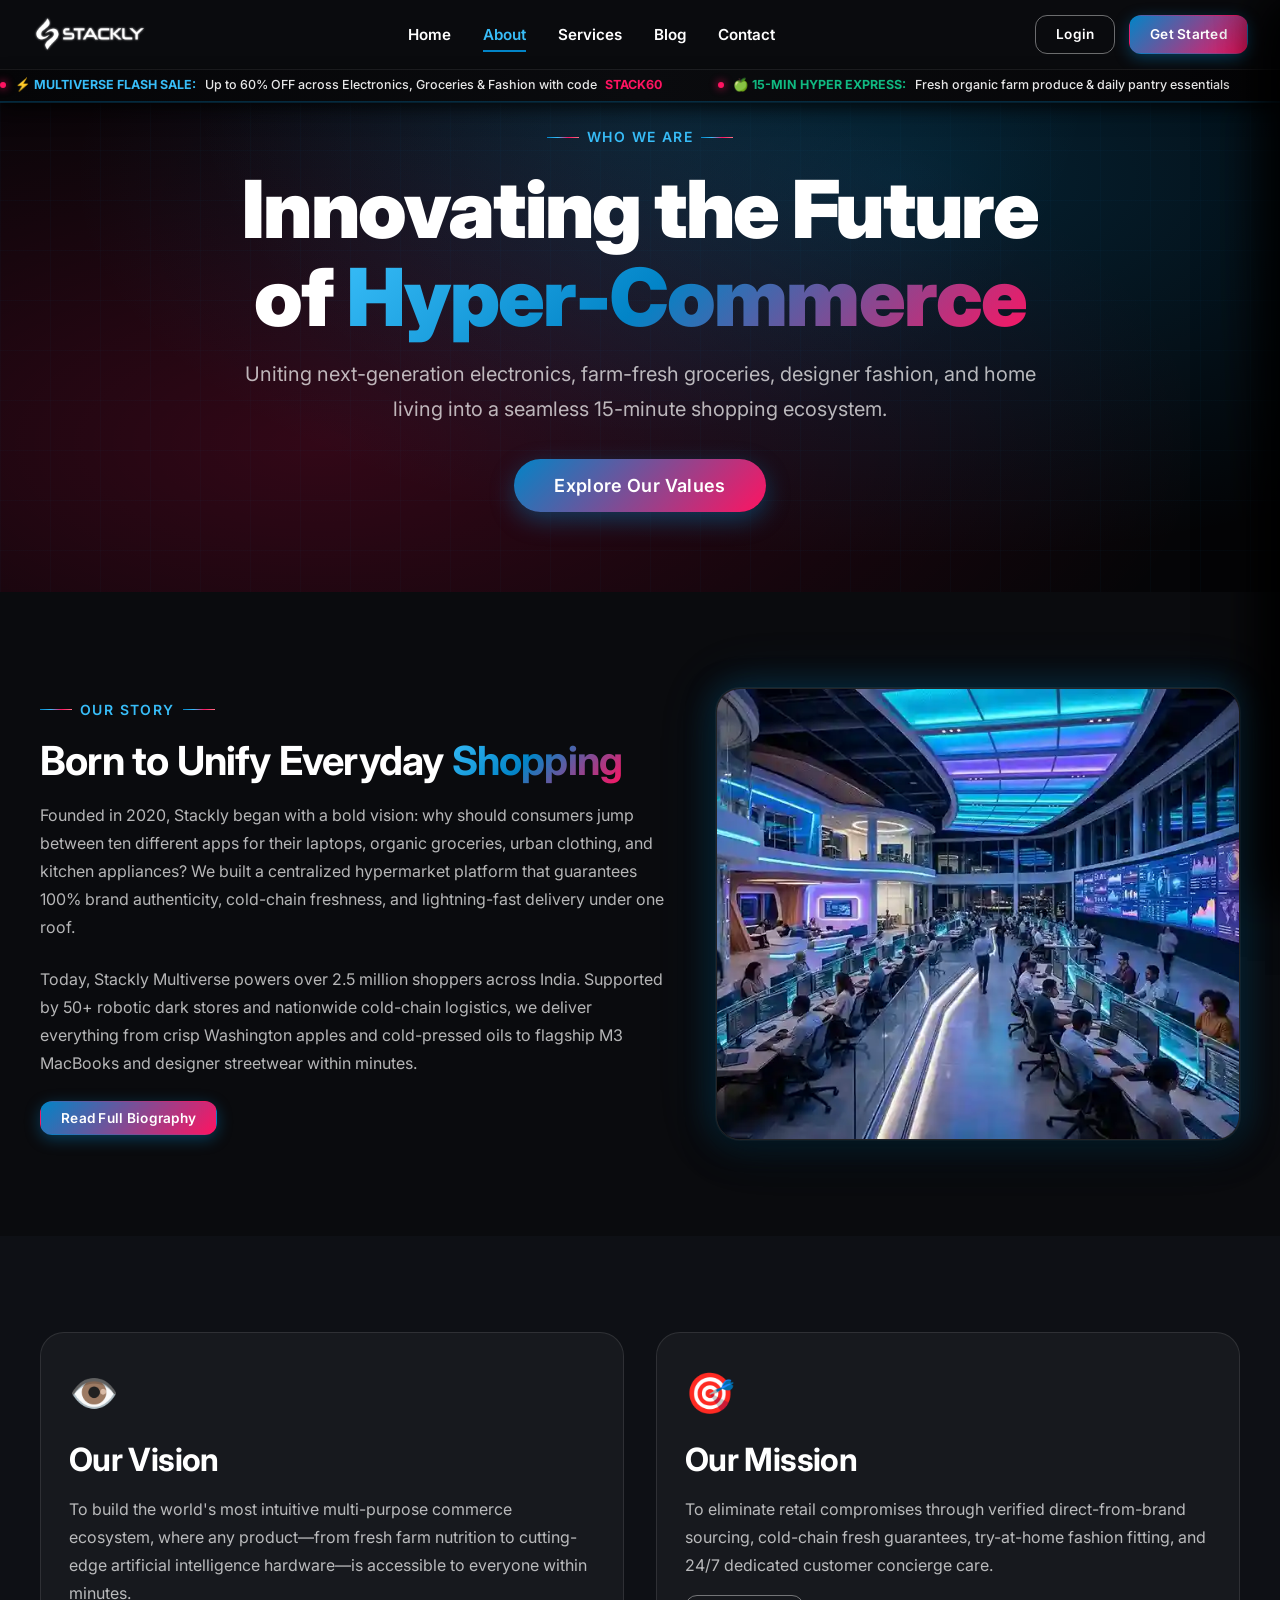
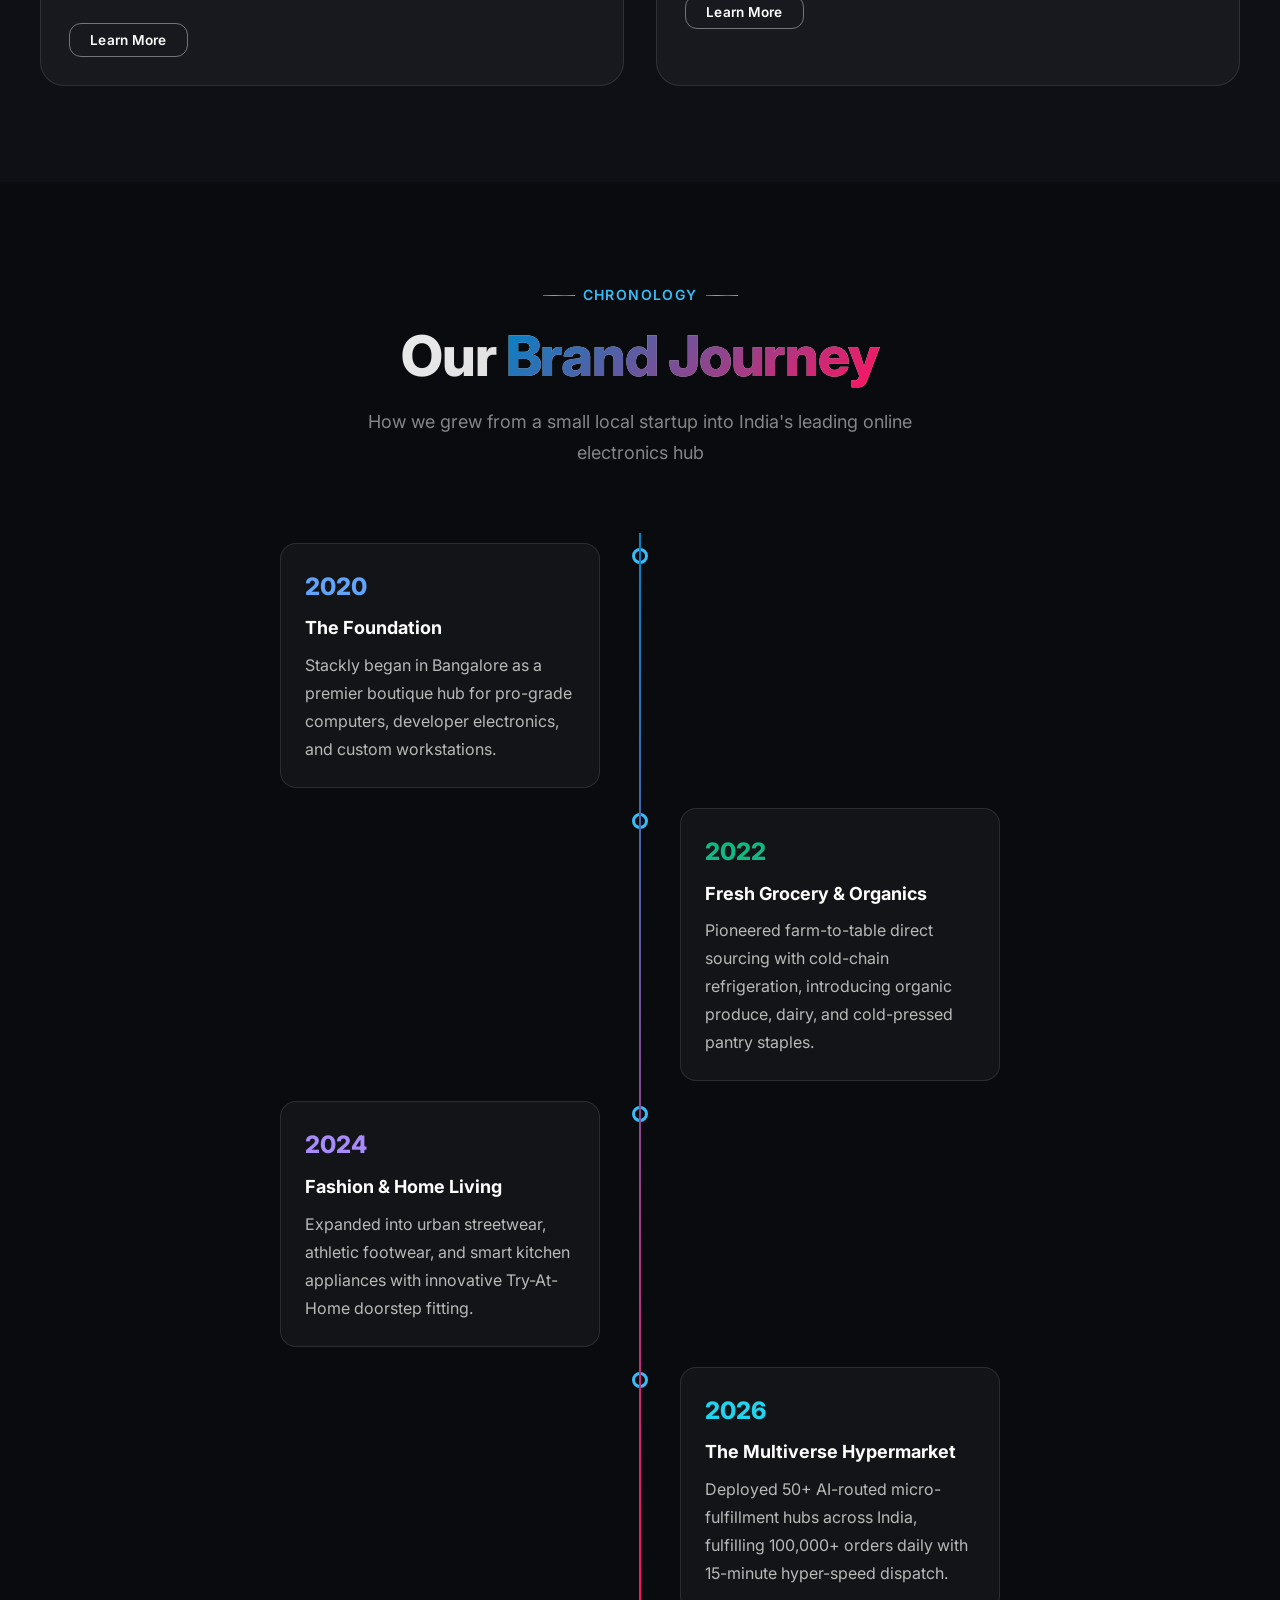
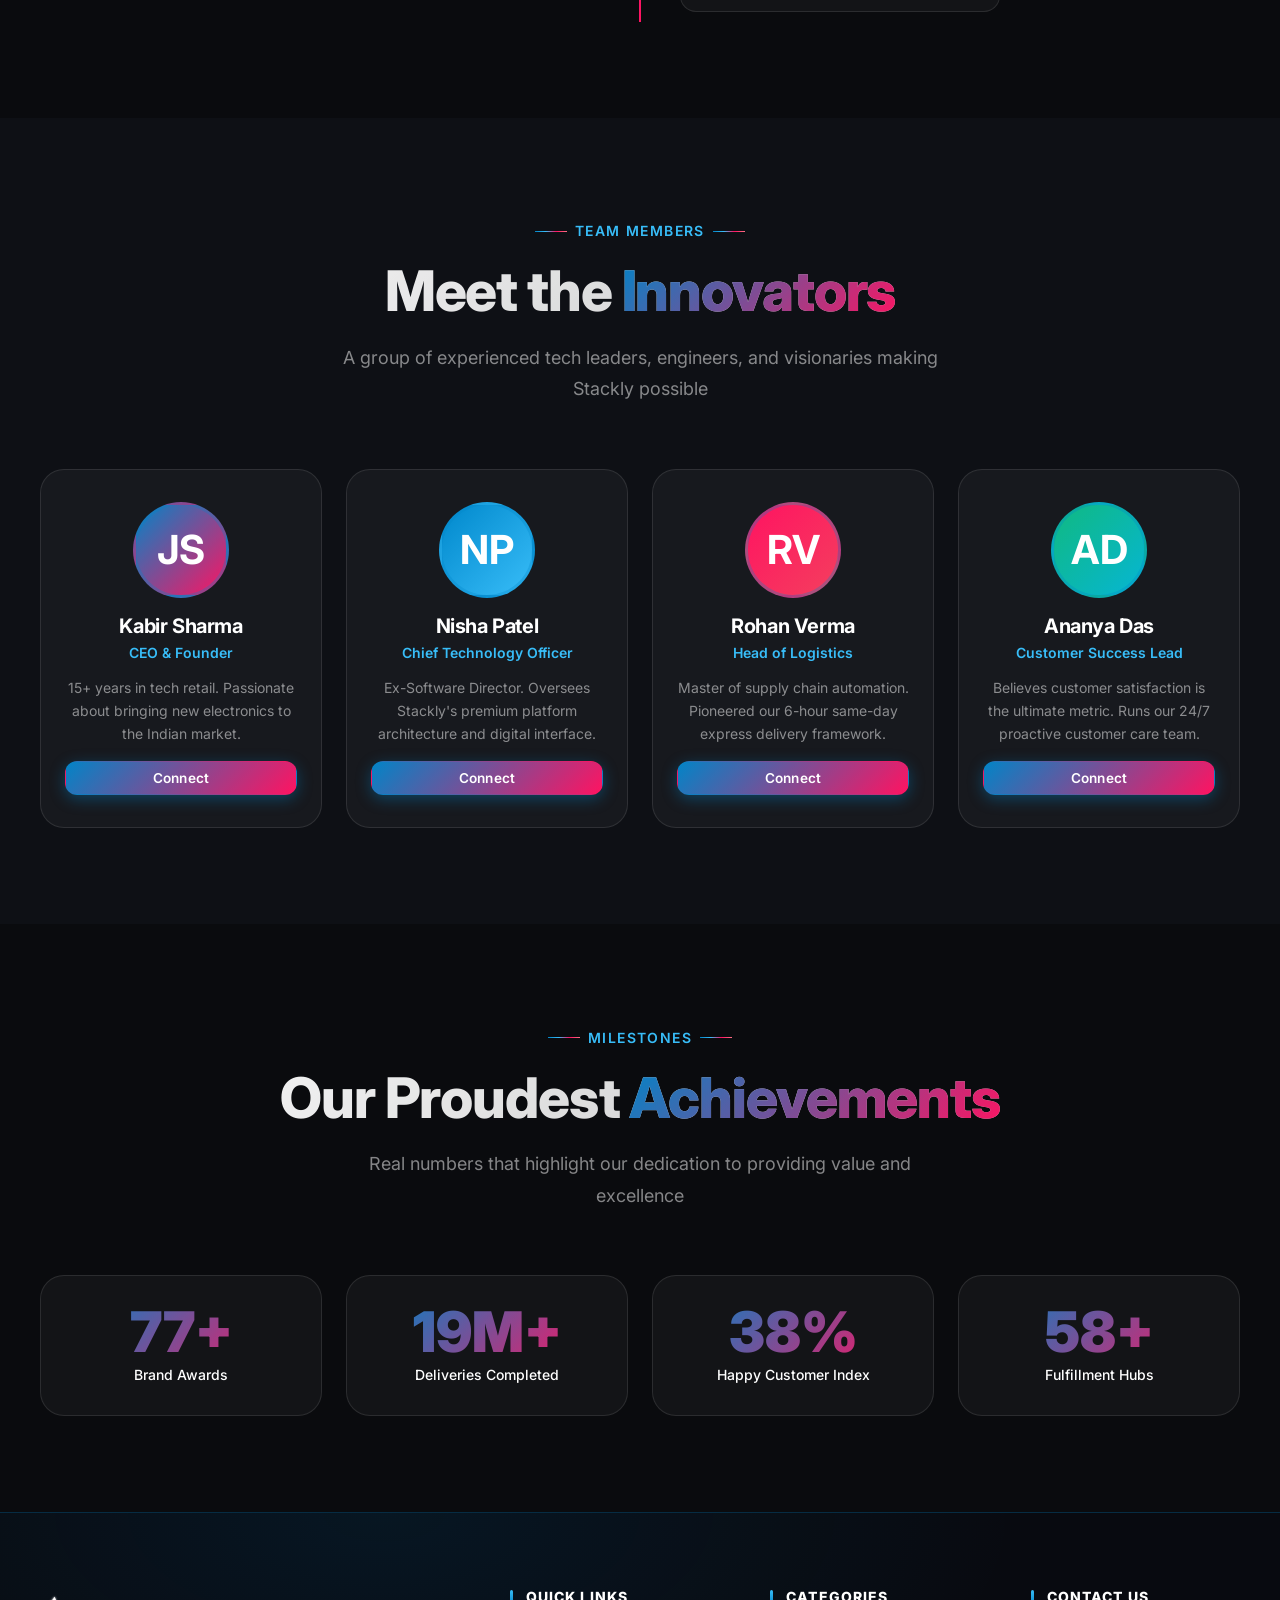
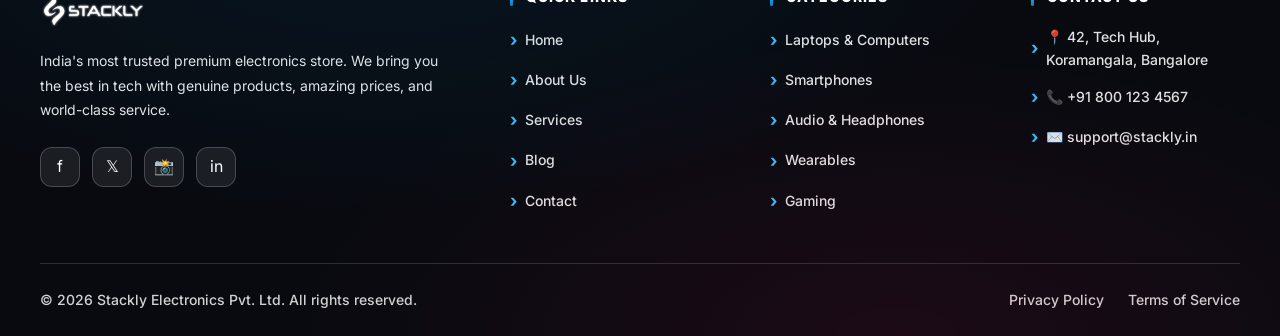
<file: about.html>
<!DOCTYPE html>
<html lang="en">
<head>
  <meta charset="UTF-8" />
  <meta name="viewport" content="width=device-width, initial-scale=1.0" />
  <meta name="description" content="About Stackly Multiverse — How we evolved from boutique tech and farm groceries into India's leading multi-purpose hypermarket ecosystem." />
  <title>About Us — Stackly Multiverse Hypermarket</title>

  <!-- CSS -->
  <link rel="stylesheet" href="css/variables.css" />
  <link rel="stylesheet" href="css/base.css" />
  <link rel="stylesheet" href="css/components.css" />
  <link rel="stylesheet" href="css/animations.css" />
  <link rel="stylesheet" href="css/about.css" />
  <link rel="stylesheet" href="css/responsive.css" />
</head>
<body>

  <!-- Scroll Progress Indicator (Reference) -->
  <div class="scroll-progress-container" id="scroll-progress-container">
    <div class="scroll-progress-bar"></div>
  </div>

  <!-- ═══════════════════════════════════════════════ NAVBAR HEADER (REFERENCE) ══ -->
  <header>
    <div class="container navbar">
      <!-- Exact Logo from Reference -->
      <a href="index.html" class="logo" id="nav-brand-logo" aria-label="Stackly Home">
        <img class="logo-img" src="images/stackly-logo.webp" alt="Stackly Logo">
      </a>

      <!-- Nav Links from Reference -->
      <ul class="nav-links" id="navbar-links">
        <li><a href="index.html" class="nav-link">Home</a></li>
        <li><a href="about.html" class="nav-link active">About</a></li>
        <li><a href="services.html" class="nav-link">Services</a></li>
        <li><a href="blog.html" class="nav-link">Blog</a></li>
        <li><a href="contact.html" class="nav-link">Contact</a></li>
        <li class="mobile-menu-actions">
          <a href="login.html" class="btn btn-outline btn-sm btn-shimmer">Login</a>
          <a href="create-account.html" class="btn btn-secondary btn-sm btn-shimmer">Get Started</a>
        </li>
      </ul>

      <!-- Nav Actions from Reference -->
      <div class="nav-actions">
        <a href="login.html" class="btn btn-outline btn-sm btn-shimmer" id="nav-login">Login</a>
        <a href="create-account.html" class="btn btn-secondary btn-sm btn-shimmer" id="nav-get-started">Get Started</a>
      </div>
      <!-- Hamburger Menu Toggle -->
      <button class="hamburger" id="navbar-hamburger" aria-label="Toggle Navigation">
        <span></span>
        <span></span>
        <span></span>
      </button>
    </div>

    <!-- ═══════════════════════════════════════════════ TOP SALE LINE / LIVE DEALS TICKER ══ -->
    <div class="live-deals-bar" aria-label="Live deals ticker">
      <div class="live-deals-track">
        <div class="live-deal-item"><span class="live-deal-dot"></span> <span class="accent">⚡ MULTIVERSE FLASH SALE:</span> Up to 60% OFF across Electronics, Groceries & Fashion with code <span class="accent-orange">STACK60</span></div>
        <div class="live-deal-item"><span class="live-deal-dot"></span> <span class="accent-green">🍏 15-MIN HYPER EXPRESS:</span> Fresh organic farm produce & daily pantry essentials</div>
        <div class="live-deal-item"><span class="live-deal-dot"></span> <span class="accent">📱 TECH DROP:</span> Apple M3 Laptops · Galaxy S25 Ultra · Sony WH-1000XM5 in stock</div>
        <div class="live-deal-item"><span class="live-deal-dot"></span> <span class="accent-orange">👗 FASHION SEASON:</span> 40% OFF North Peak Storm Jackets & Performance Footwear</div>
        <div class="live-deal-item"><span class="live-deal-dot"></span> 📦 Free Express White-Glove Courier on orders above ₹999 | 🛡️ 100% Genuine Brand Warranty</div>
        <div class="live-deal-item"><span class="live-deal-dot"></span> <span class="accent">⚡ MULTIVERSE FLASH SALE:</span> Up to 60% OFF across Electronics, Groceries & Fashion with code <span class="accent-orange">STACK60</span></div>
      </div>
    </div>
  </header>

  <!-- About Hero -->
  <section class="about-hero" aria-label="About Hero">
    <div class="container">
      <div class="about-hero-content">
        <div class="section-label reveal">Who We Are</div>
        <h1 class="about-hero-title reveal delay-1">Innovating the Future of <span class="text-gradient">Hyper-Commerce</span></h1>
        <p class="about-hero-desc reveal delay-2">Uniting next-generation electronics, farm-fresh groceries, designer fashion, and home living into a seamless 15-minute shopping ecosystem.</p>
        <div class="reveal delay-3">
          <button class="btn btn-primary btn-lg magnetic" onclick="location.href='404.html'">Explore Our Values</button>
        </div>
      </div>
    </div>
  </section>

  <!-- Company Story Section -->
  <section class="section company-story" aria-label="Company Story">
    <div class="container">
      <div class="story-grid">
        <div class="story-content reveal">
          <div class="section-label">Our Story</div>
          <h3>Born to Unify Everyday <span class="text-gradient">Shopping</span></h3>
          <p>Founded in 2020, Stackly began with a bold vision: why should consumers jump between ten different apps for their laptops, organic groceries, urban clothing, and kitchen appliances? We built a centralized hypermarket platform that guarantees 100% brand authenticity, cold-chain freshness, and lightning-fast delivery under one roof.</p>
          <p>Today, Stackly Multiverse powers over 2.5 million shoppers across India. Supported by 50+ robotic dark stores and nationwide cold-chain logistics, we deliver everything from crisp Washington apples and cold-pressed oils to flagship M3 MacBooks and designer streetwear within minutes.</p>
          <button class="btn btn-secondary magnetic" onclick="location.href='404.html'">Read Full Biography</button>
        </div>
        <div class="story-image-wrap reveal reveal-right">
          <img src="images/about-company.webp" alt="Stackly Electronics Office" />
        </div>
      </div>
    </div>
  </section>

  <!-- Vision & Mission Section -->
  <section class="section vision-mission" aria-label="Vision and Mission">
    <div class="container">
      <div class="vm-grid">
        <div class="vm-card reveal reveal-left">
          <div class="vm-icon">👁️</div>
          <h3>Our Vision</h3>
          <p>To build the world's most intuitive multi-purpose commerce ecosystem, where any product—from fresh farm nutrition to cutting-edge artificial intelligence hardware—is accessible to everyone within minutes.</p>
          <button class="btn btn-outline btn-sm mt-4" onclick="location.href='404.html'">Learn More</button>
        </div>
        <div class="vm-card reveal reveal-right">
          <div class="vm-icon">🎯</div>
          <h3>Our Mission</h3>
          <p>To eliminate retail compromises through verified direct-from-brand sourcing, cold-chain fresh guarantees, try-at-home fashion fitting, and 24/7 dedicated customer concierge care.</p>
          <button class="btn btn-outline btn-sm mt-4" onclick="location.href='404.html'">Learn More</button>
        </div>
      </div>
    </div>
  </section>

  <!-- Brand Journey Section -->
  <section class="section journey-timeline" aria-label="Brand Journey">
    <div class="container">
      <div class="section-header reveal">
        <div class="section-label">Chronology</div>
        <h2 class="section-title">Our <span class="highlight">Brand Journey</span></h2>
        <p class="section-subtitle">How we grew from a small local startup into India's leading online electronics hub</p>
      </div>

      <div class="timeline">
        <div class="timeline-item left-timeline reveal reveal-left">
          <div class="timeline-content">
            <div class="timeline-year" style="color:#60A5FA">2020</div>
            <div class="timeline-title">The Foundation</div>
            <p>Stackly began in Bangalore as a premier boutique hub for pro-grade computers, developer electronics, and custom workstations.</p>
          </div>
        </div>
        <div class="timeline-item right-timeline reveal reveal-right">
          <div class="timeline-content">
            <div class="timeline-year" style="color:#10B981">2022</div>
            <div class="timeline-title">Fresh Grocery & Organics</div>
            <p>Pioneered farm-to-table direct sourcing with cold-chain refrigeration, introducing organic produce, dairy, and cold-pressed pantry staples.</p>
          </div>
        </div>
        <div class="timeline-item left-timeline reveal reveal-left">
          <div class="timeline-content">
            <div class="timeline-year" style="color:#A78BFA">2024</div>
            <div class="timeline-title">Fashion & Home Living</div>
            <p>Expanded into urban streetwear, athletic footwear, and smart kitchen appliances with innovative Try-At-Home doorstep fitting.</p>
          </div>
        </div>
        <div class="timeline-item right-timeline reveal reveal-right">
          <div class="timeline-content">
            <div class="timeline-year" style="color:#22D3EE">2026</div>
            <div class="timeline-title">The Multiverse Hypermarket</div>
            <p>Deployed 50+ AI-routed micro-fulfillment hubs across India, fulfilling 100,000+ orders daily with 15-minute hyper-speed dispatch.</p>
          </div>
        </div>
      </div>
    </div>
  </section>

  <!-- Team Section -->
  <section class="section team-section" aria-label="Our Team">
    <div class="container">
      <div class="section-header reveal">
        <div class="section-label">Team Members</div>
        <h2 class="section-title">Meet the <span class="highlight">Innovators</span></h2>
        <p class="section-subtitle">A group of experienced tech leaders, engineers, and visionaries making Stackly possible</p>
      </div>

      <div class="team-grid" data-stagger="0.1">
        <div class="team-card reveal tilt-card">
          <div class="team-avatar">JS</div>
          <h3 class="team-name">Kabir Sharma</h3>
          <div class="team-role">CEO & Founder</div>
          <p class="team-bio">15+ years in tech retail. Passionate about bringing new electronics to the Indian market.</p>
          <button class="btn btn-secondary btn-sm mt-4 w-full" style="width:100%" onclick="location.href='404.html'">Connect</button>
        </div>
        <div class="team-card reveal tilt-card">
          <div class="team-avatar" style="background:var(--grad-secondary)">NP</div>
          <h3 class="team-name">Nisha Patel</h3>
          <div class="team-role">Chief Technology Officer</div>
          <p class="team-bio">Ex-Software Director. Oversees Stackly's premium platform architecture and digital interface.</p>
          <button class="btn btn-secondary btn-sm mt-4 w-full" style="width:100%" onclick="location.href='404.html'">Connect</button>
        </div>
        <div class="team-card reveal tilt-card">
          <div class="team-avatar" style="background:var(--grad-accent)">RV</div>
          <h3 class="team-name">Rohan Verma</h3>
          <div class="team-role">Head of Logistics</div>
          <p class="team-bio">Master of supply chain automation. Pioneered our 6-hour same-day express delivery framework.</p>
          <button class="btn btn-secondary btn-sm mt-4 w-full" style="width:100%" onclick="location.href='404.html'">Connect</button>
        </div>
        <div class="team-card reveal tilt-card">
          <div class="team-avatar" style="background:linear-gradient(135deg, #10B981, #06B6D4)">AD</div>
          <h3 class="team-name">Ananya Das</h3>
          <div class="team-role">Customer Success Lead</div>
          <p class="team-bio">Believes customer satisfaction is the ultimate metric. Runs our 24/7 proactive customer care team.</p>
          <button class="btn btn-secondary btn-sm mt-4 w-full" style="width:100%" onclick="location.href='404.html'">Connect</button>
        </div>
      </div>
    </div>
  </section>

  <!-- Achievements Section -->
  <section class="section achievements-section" aria-label="Achievements">
    <div class="container">
      <div class="section-header reveal">
        <div class="section-label">Milestones</div>
        <h2 class="section-title">Our Proudest <span class="highlight">Achievements</span></h2>
        <p class="section-subtitle">Real numbers that highlight our dedication to providing value and excellence</p>
      </div>

      <div class="achievements-grid" data-stagger="0.1">
        <div class="stat-card reveal">
          <div class="stat-number" data-counter data-target="200" data-suffix="+">200+</div>
          <div class="stat-label">Brand Awards</div>
        </div>
        <div class="stat-card reveal">
          <div class="stat-number" data-counter data-target="50" data-suffix="M+">50M+</div>
          <div class="stat-label">Deliveries Completed</div>
        </div>
        <div class="stat-card reveal">
          <div class="stat-number" data-counter data-target="99" data-suffix="%" data-decimals="0">99%</div>
          <div class="stat-label">Happy Customer Index</div>
        </div>
        <div class="stat-card reveal">
          <div class="stat-number" data-counter data-target="150" data-suffix="+">150+</div>
          <div class="stat-label">Fulfillment Hubs</div>
        </div>
      </div>
    </div>
  </section>

  <!-- Footer -->
  <footer class="footer" role="contentinfo">
    <div class="container">
      <div class="footer__main">
        <div class="footer__grid">
          <div class="footer__brand">
            <a href="index.html" class="logo" id="footer-brand-logo" aria-label="Stackly Home">
              <img class="logo-img" src="images/stackly-logo.webp" alt="Stackly Logo" style="height:44px">
            </a>
            <p class="footer__desc">India's most trusted premium electronics store. We bring you the best in tech with genuine products, amazing prices, and world-class service.</p>
            <div class="footer-socials" aria-label="Social media links">
              <a href="404.html" class="social-btn" aria-label="Facebook">f</a>
              <a href="404.html" class="social-btn" aria-label="Twitter/X">𝕏</a>
              <a href="404.html" class="social-btn" aria-label="Instagram">📸</a>
              <a href="404.html" class="social-btn" aria-label="LinkedIn">in</a>
            </div>
          </div>

          <div>
            <h3 class="footer__col-title">Quick Links</h3>
            <nav class="footer__links">
              <a href="index.html" class="footer__link">Home</a>
              <a href="about.html" class="footer__link">About Us</a>
              <a href="services.html" class="footer__link">Services</a>
              <a href="blog.html" class="footer__link">Blog</a>
              <a href="contact.html" class="footer__link">Contact</a>
            </nav>
          </div>

          <div>
            <h3 class="footer__col-title">Categories</h3>
            <nav class="footer__links">
              <a href="404.html" class="footer__link">Laptops & Computers</a>
              <a href="404.html" class="footer__link">Smartphones</a>
              <a href="404.html" class="footer__link">Audio & Headphones</a>
              <a href="404.html" class="footer__link">Wearables</a>
              <a href="404.html" class="footer__link">Gaming</a>
            </nav>
          </div>

          <div>
            <h3 class="footer__col-title">Contact Us</h3>
            <div class="footer__links">
              <a href="404.html" class="footer__link">📍 42, Tech Hub, Koramangala, Bangalore</a>
              <a href="404.html" class="footer__link">📞 +91 800 123 4567</a>
              <a href="404.html" class="footer__link">✉️ support@stackly.in</a>
            </div>
          </div>
        </div>
      </div>

      <div class="footer__bottom">
        <p class="footer__copy">© 2026 Stackly Electronics Pvt. Ltd. All rights reserved.</p>
        <nav class="footer__bottom-links">
          <a href="404.html" class="footer__bottom-link">Privacy Policy</a>
          <a href="404.html" class="footer__bottom-link">Terms of Service</a>
        </nav>
      </div>
    </div>
  </footer>

  <!-- Back to Top -->
  <button class="back-to-top" aria-label="Back to top" id="back-to-top">↑</button>

  <script src="js/core.js"></script>
  <script src="js/animations.js"></script>
  <script src="js/store-engine.js"></script>
</body>
</html>
</file>
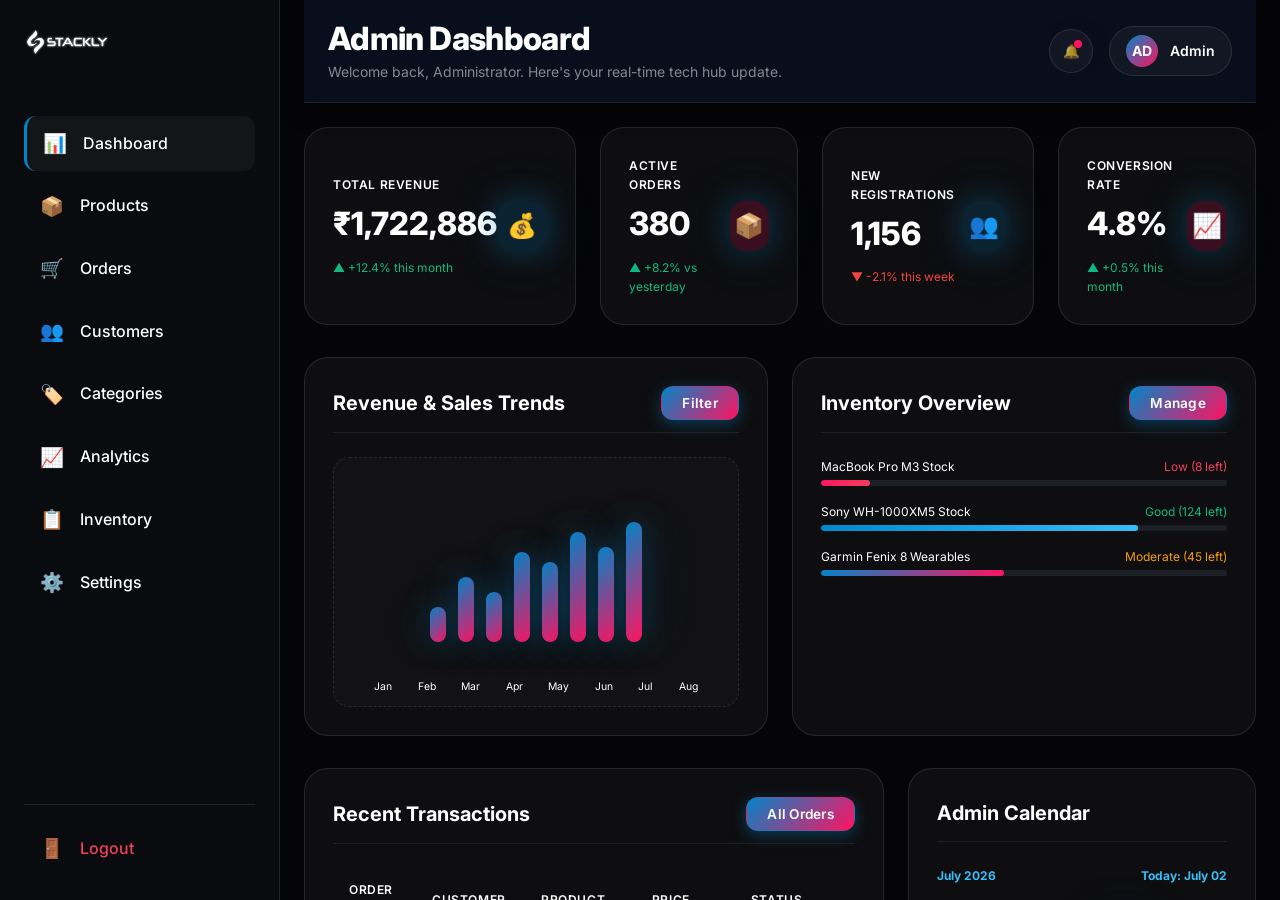
<file: admin-dashboard.html>
<!DOCTYPE html>
<html lang="en">
<head>
  <meta charset="UTF-8" />
  <meta name="viewport" content="width=device-width, initial-scale=1.0" />
  <meta name="robots" content="noindex, nofollow" />
  <title>Admin Dashboard — Stackly Electronics</title>

  <!-- CSS -->
  <link rel="stylesheet" href="css/variables.css" />
  <link rel="stylesheet" href="css/base.css" />
  <link rel="stylesheet" href="css/components.css" />
  <link rel="stylesheet" href="css/animations.css" />
  <link rel="stylesheet" href="css/dashboard.css" />
  <link rel="stylesheet" href="css/responsive.css" />

  <style>
    /* Premium Widgets styling */
    .dashboard-panel-grid {
      display: grid;
      grid-template-columns: 1fr 1fr;
      gap: var(--space-6);
      margin-bottom: var(--space-8);
    }
    
    .chart-container-placeholder {
      height: 250px;
      display: flex;
      align-items: center;
      justify-content: center;
      background: rgba(255,255,255,0.02);
      border: 1px dashed rgba(255,255,255,0.1);
      border-radius: var(--radius-lg);
      position: relative;
      overflow: hidden;
    }
    
    .chart-glowing-bars {
      display: flex;
      align-items: flex-end;
      gap: 12px;
      height: 120px;
      position: relative;
    }
    
    .chart-bar {
      width: 16px;
      background: var(--grad-primary);
      border-radius: var(--radius-full);
      height: 20px;
      transition: height 1s cubic-bezier(0.4, 0, 0.2, 1);
      box-shadow: var(--shadow-glow-blue);
    }

    .calendar-placeholder {
      display: grid;
      grid-template-columns: repeat(7, 1fr);
      gap: 4px;
      text-align: center;
      margin-top: 1rem;
    }

    .calendar-day-header {
      font-size: 0.65rem;
      color: var(--white-40);
      font-weight: 600;
      text-transform: uppercase;
    }

    .calendar-day-num {
      padding: 0.5rem 0.25rem;
      border-radius: var(--radius-sm);
      font-size: var(--text-xs);
      color: var(--white-70);
      background: var(--white-05);
      border: 1px solid transparent;
      cursor: pointer;
    }

    .calendar-day-num:hover {
      background: rgba(2,132,199,0.15);
      border-color: rgba(2,132,199,0.35);
    }

    .calendar-day-num.active {
      background: var(--grad-primary);
      color: var(--white);
      border: none;
      font-weight: 700;
      box-shadow: var(--shadow-glow-blue);
    }
    
    @media (max-width: 1024px) {
      .dashboard-panel-grid {
        grid-template-columns: 1fr;
      }
    }

    /* ===== Tab Shared Styles ===== */
    .tab-toolbar {
      display: flex;
      align-items: center;
      justify-content: space-between;
      flex-wrap: wrap;
      gap: var(--space-4);
      margin-bottom: var(--space-6);
    }
    .tab-toolbar-left,
    .tab-toolbar-right {
      display: flex;
      align-items: center;
      gap: var(--space-4);
      flex-wrap: wrap;
    }
    .search-input-wrap {
      position: relative;
    }
    .search-input-wrap .search-icon {
      position: absolute;
      left: 12px;
      top: 50%;
      transform: translateY(-50%);
      color: var(--white-40);
      font-size: var(--text-sm);
      pointer-events: none;
    }
    .search-input {
      background: var(--glass-bg);
      border: 1px solid var(--border-glass);
      border-radius: var(--radius-xl);
      color: var(--white-80);
      padding: 0.55rem 1rem 0.55rem 2.2rem;
      font-size: var(--text-sm);
      outline: none;
      transition: var(--transition-base);
      width: 240px;
    }
    .search-input:focus {
      border-color: #0284C7;
      box-shadow: 0 0 0 3px rgba(2,132,199,0.15);
    }
    .search-input::placeholder {
      color: var(--white-40);
    }
    .tab-section-title {
      font-size: var(--text-lg);
      font-weight: 700;
      color: var(--white-80);
      margin-bottom: var(--space-4);
    }

    /* Checkbox styling */
    .dash-checkbox {
      appearance: none;
      width: 16px;
      height: 16px;
      border: 1px solid var(--white-40);
      border-radius: 4px;
      background: transparent;
      cursor: pointer;
      position: relative;
      vertical-align: middle;
    }
    .dash-checkbox:checked {
      background: #0284C7;
      border-color: #0284C7;
    }
    .dash-checkbox:checked::after {
      content: '✓';
      position: absolute;
      top: -1px;
      left: 2px;
      font-size: 11px;
      color: white;
    }

    /* Status badges extended */
    .status-badge.in-stock { color: #10B981; background: rgba(16,185,129,0.12); }
    .status-badge.low-stock { color: #F59E0B; background: rgba(245,158,11,0.12); }
    .status-badge.out-of-stock { color: #EF4444; background: rgba(239,68,68,0.12); }
    .status-badge.active { color: #10B981; background: rgba(16,185,129,0.12); }
    .status-badge.inactive { color: #6B7280; background: rgba(107,114,128,0.12); }
    .status-badge.paid { color: #10B981; background: rgba(16,185,129,0.12); }
    .status-badge.unpaid { color: #F59E0B; background: rgba(245,158,11,0.12); }
    .status-badge.refunded { color: #FF1361; background: rgba(255,19,97,0.12); }
    .status-badge.shipped { color: #06B6D4; background: rgba(6,182,212,0.12); }
    .status-badge.delivered { color: #10B981; background: rgba(16,185,129,0.12); }

    /* Action buttons */
    .action-btn {
      background: transparent;
      border: 1px solid var(--border-glass);
      color: var(--white-50);
      padding: 4px 10px;
      border-radius: 6px;
      font-size: 0.7rem;
      cursor: pointer;
      transition: var(--transition-base);
      margin-right: 4px;
    }
    .action-btn:hover { background: rgba(255,255,255,0.06); color: var(--white-80); }
    .action-btn.edit:hover { border-color: #0284C7; color: #0284C7; }
    .action-btn.delete:hover { border-color: #EF4444; color: #EF4444; }
    .action-btn.reorder:hover { border-color: #F97316; color: #F97316; }
    .action-btn.view:hover { border-color: #06B6D4; color: #06B6D4; }

    /* ===== Orders Filter Tabs ===== */
    .filter-tabs {
      display: flex;
      gap: 6px;
      flex-wrap: wrap;
      margin-bottom: var(--space-6);
      padding: 4px;
      background: rgba(255,255,255,0.02);
      border-radius: var(--radius-xl);
      border: 1px solid var(--border-glass);
    }
    .filter-tab {
      padding: 0.5rem 1rem;
      border-radius: calc(var(--radius-xl) - 2px);
      font-size: var(--text-xs);
      color: var(--white-50);
      cursor: pointer;
      border: none;
      background: transparent;
      transition: var(--transition-base);
      font-weight: 500;
      white-space: nowrap;
    }
    .filter-tab:hover { color: var(--white-80); background: rgba(255,255,255,0.04); }
    .filter-tab.active {
      background: rgba(2,132,199,0.15);
      color: #0284C7;
      font-weight: 600;
    }
    .filter-tab .count {
      display: inline-block;
      background: rgba(255,255,255,0.08);
      border-radius: 10px;
      padding: 1px 7px;
      font-size: 0.65rem;
      margin-left: 4px;
    }
    .filter-tab.active .count {
      background: rgba(2,132,199,0.2);
    }

    /* ===== Customer Stats ===== */
    .stats-grid {
      display: grid;
      grid-template-columns: repeat(auto-fit, minmax(180px, 1fr));
      gap: var(--space-4);
      margin-bottom: var(--space-6);
    }
    .stat-card {
      background: var(--glass-bg);
      border: 1px solid var(--border-glass);
      border-radius: var(--radius-xl);
      padding: var(--card-padding);
      display: flex;
      align-items: center;
      gap: 1rem;
      transition: var(--transition-base);
    }
    .stat-card:hover {
      border-color: rgba(2,132,199,0.2);
      transform: translateY(-2px);
    }
    .stat-icon {
      width: 44px;
      height: 44px;
      border-radius: 12px;
      display: flex;
      align-items: center;
      justify-content: center;
      font-size: 1.2rem;
      flex-shrink: 0;
    }
    .stat-icon.blue { background: rgba(2,132,199,0.12); }
    .stat-icon.cyan { background: rgba(6,182,212,0.12); }
    .stat-icon.purple { background: rgba(255,19,97,0.12); }
    .stat-icon.orange { background: rgba(249,115,22,0.12); }
    .stat-icon.green { background: rgba(16,185,129,0.12); }
    .stat-icon.red { background: rgba(239,68,68,0.12); }
    .stat-info .stat-label {
      display: block;
      font-size: var(--text-xs);
      color: var(--white-40);
      margin-bottom: 2px;
    }
    .stat-info .stat-number {
      font-size: var(--text-lg);
      font-weight: 700;
      color: var(--white-80);
    }

    /* Customer avatar */
    .customer-avatar {
      width: 32px;
      height: 32px;
      border-radius: 50%;
      display: inline-flex;
      align-items: center;
      justify-content: center;
      font-size: 0.7rem;
      font-weight: 700;
      color: white;
      margin-right: 8px;
      flex-shrink: 0;
      vertical-align: middle;
    }
    .customer-avatar.av-1 { background: linear-gradient(135deg, #0284C7, #06B6D4); }
    .customer-avatar.av-2 { background: linear-gradient(135deg, #FF1361, #a855f7); }
    .customer-avatar.av-3 { background: linear-gradient(135deg, #F97316, #f59e0b); }
    .customer-avatar.av-4 { background: linear-gradient(135deg, #10B981, #34d399); }
    .customer-avatar.av-5 { background: linear-gradient(135deg, #EF4444, #f97316); }
    .customer-avatar.av-6 { background: linear-gradient(135deg, #06B6D4, #3b82f6); }
    .customer-avatar.av-7 { background: linear-gradient(135deg, #8B5CF6, #ec4899); }
    .customer-avatar.av-8 { background: linear-gradient(135deg, #f59e0b, #10B981); }
    .customer-name-cell { display: flex; align-items: center; }

    /* ===== Category Grid ===== */
    .category-grid {
      display: grid;
      grid-template-columns: repeat(auto-fill, minmax(220px, 1fr));
      gap: var(--space-4);
      margin-bottom: var(--space-6);
    }
    .category-card {
      background: var(--glass-bg);
      border: 1px solid var(--border-glass);
      border-radius: var(--radius-xl);
      padding: 1.5rem;
      text-align: center;
      transition: var(--transition-base);
      position: relative;
      overflow: hidden;
    }
    .category-card:hover {
      border-color: rgba(2,132,199,0.25);
      transform: translateY(-4px);
      box-shadow: 0 12px 40px rgba(0,0,0,0.3);
    }
    .category-card::before {
      content: '';
      position: absolute;
      top: 0;
      left: 0;
      right: 0;
      height: 3px;
      background: linear-gradient(90deg, #0284C7, #06B6D4);
      opacity: 0;
      transition: opacity 0.3s;
    }
    .category-card:hover::before { opacity: 1; }
    .category-emoji {
      font-size: 2.5rem;
      margin-bottom: 0.75rem;
      display: block;
    }
    .category-name {
      font-size: var(--text-sm);
      font-weight: 700;
      color: var(--white-80);
      margin-bottom: 0.35rem;
    }
    .category-count {
      font-size: var(--text-xs);
      color: var(--white-40);
      margin-bottom: 1rem;
    }
    .category-actions {
      display: flex;
      justify-content: center;
      gap: 6px;
    }

    /* ===== Analytics Charts ===== */
    .analytics-grid {
      display: grid;
      grid-template-columns: 1fr 1fr;
      gap: var(--space-6);
      margin-bottom: var(--space-6);
    }
    .bar-chart {
      display: flex;
      align-items: flex-end;
      gap: 8px;
      height: 180px;
      padding: 1rem 0;
    }
    .bar-col {
      flex: 1;
      display: flex;
      flex-direction: column;
      align-items: center;
      gap: 6px;
      height: 100%;
      justify-content: flex-end;
    }
    .bar-fill {
      width: 100%;
      max-width: 32px;
      border-radius: 6px 6px 2px 2px;
      background: linear-gradient(180deg, #0284C7, #06B6D4);
      transition: height 1.2s cubic-bezier(0.4,0,0.2,1);
      box-shadow: 0 0 12px rgba(2,132,199,0.25);
      position: relative;
    }
    .bar-fill:hover {
      box-shadow: 0 0 20px rgba(2,132,199,0.5);
    }
    .bar-label {
      font-size: 0.6rem;
      color: var(--white-40);
      text-align: center;
    }
    .bar-value {
      font-size: 0.6rem;
      color: var(--white-50);
    }

    /* Donut chart */
    .donut-chart-wrap {
      display: flex;
      align-items: center;
      justify-content: center;
      gap: 2rem;
      padding: 1rem;
    }
    .donut-chart {
      width: 150px;
      height: 150px;
      border-radius: 50%;
      position: relative;
      flex-shrink: 0;
    }
    .donut-chart::after {
      content: '';
      position: absolute;
      top: 30px;
      left: 30px;
      width: 90px;
      height: 90px;
      border-radius: 50%;
      background: #0f1629;
    }
    .donut-legend {
      display: flex;
      flex-direction: column;
      gap: 8px;
    }
    .donut-legend-item {
      display: flex;
      align-items: center;
      gap: 8px;
      font-size: var(--text-xs);
      color: var(--white-50);
    }
    .donut-legend-dot {
      width: 10px;
      height: 10px;
      border-radius: 50%;
      flex-shrink: 0;
    }

    /* Top selling list */
    .top-selling-list {
      display: flex;
      flex-direction: column;
      gap: 10px;
    }
    .top-selling-item {
      display: flex;
      align-items: center;
      gap: 12px;
      padding: 0.6rem 0.75rem;
      background: rgba(255,255,255,0.02);
      border-radius: 10px;
      transition: var(--transition-base);
    }
    .top-selling-item:hover { background: rgba(255,255,255,0.04); }
    .top-rank {
      width: 24px;
      height: 24px;
      border-radius: 6px;
      display: flex;
      align-items: center;
      justify-content: center;
      font-size: 0.7rem;
      font-weight: 800;
      flex-shrink: 0;
    }
    .top-rank.r1 { background: rgba(249,115,22,0.15); color: #F97316; }
    .top-rank.r2 { background: rgba(2,132,199,0.15); color: #0284C7; }
    .top-rank.r3 { background: rgba(255,19,97,0.15); color: #FF1361; }
    .top-rank.r4 { background: rgba(6,182,212,0.1); color: #06B6D4; }
    .top-rank.r5 { background: rgba(107,114,128,0.1); color: #9CA3AF; }
    .top-selling-name {
      flex: 1;
      font-size: var(--text-xs);
      color: var(--white-80);
    }
    .top-selling-amt {
      font-size: var(--text-xs);
      color: var(--white-50);
      font-weight: 600;
    }

    /* Activity list (analytics) */
    .recent-activity-list {
      display: flex;
      flex-direction: column;
      gap: 10px;
    }
    .recent-act-item {
      display: flex;
      gap: 10px;
      align-items: flex-start;
      padding: 0.5rem 0;
      border-bottom: 1px solid rgba(255,255,255,0.04);
    }
    .recent-act-item:last-child { border-bottom: none; }
    .act-dot {
      width: 8px;
      height: 8px;
      border-radius: 50%;
      margin-top: 5px;
      flex-shrink: 0;
    }
    .act-text {
      font-size: var(--text-xs);
      color: var(--white-80);
      line-height: 1.5;
    }
    .act-time {
      font-size: 0.65rem;
      color: var(--white-40);
      display: block;
    }

    /* ===== Inventory Alerts ===== */
    .alert-grid {
      display: grid;
      grid-template-columns: repeat(auto-fit, minmax(200px, 1fr));
      gap: var(--space-4);
      margin-bottom: var(--space-6);
    }
    .alert-card {
      background: var(--glass-bg);
      border: 1px solid var(--border-glass);
      border-radius: var(--radius-xl);
      padding: var(--card-padding);
      display: flex;
      align-items: center;
      gap: 1rem;
      transition: var(--transition-base);
    }
    .alert-card:hover {
      transform: translateY(-2px);
    }
    .alert-card.critical { border-left: 3px solid #EF4444; }
    .alert-card.low { border-left: 3px solid #F59E0B; }
    .alert-card.healthy { border-left: 3px solid #10B981; }
    .alert-card.overstocked { border-left: 3px solid #0284C7; }
    .alert-num {
      font-size: var(--text-2xl);
      font-weight: 800;
    }
    .alert-num.critical { color: #EF4444; }
    .alert-num.low { color: #F59E0B; }
    .alert-num.healthy { color: #10B981; }
    .alert-num.overstocked { color: #0284C7; }
    .alert-label {
      font-size: var(--text-xs);
      color: var(--white-50);
    }
    .stock-progress-cell {
      display: flex;
      align-items: center;
      gap: 8px;
    }
    .stock-mini-bar {
      width: 60px;
      height: 6px;
      background: rgba(255,255,255,0.06);
      border-radius: 3px;
      overflow: hidden;
    }
    .stock-mini-fill {
      height: 100%;
      border-radius: 3px;
      transition: width 0.8s ease;
    }
    .stock-mini-fill.critical { background: #EF4444; }
    .stock-mini-fill.low { background: #F59E0B; }
    .stock-mini-fill.good { background: #10B981; }
    .stock-mini-fill.over { background: #0284C7; }

    /* ===== Settings Form ===== */
    .settings-sections {
      display: flex;
      flex-direction: column;
      gap: var(--space-6);
    }
    .settings-section {
      background: var(--glass-bg);
      border: 1px solid var(--border-glass);
      border-radius: var(--radius-xl);
      padding: 1.5rem;
    }
    .settings-section-title {
      font-size: var(--text-sm);
      font-weight: 700;
      color: var(--white-80);
      margin-bottom: 1.25rem;
      display: flex;
      align-items: center;
      gap: 8px;
    }
    .form-grid {
      display: grid;
      grid-template-columns: 1fr 1fr;
      gap: 1rem;
    }
    .form-group {
      display: flex;
      flex-direction: column;
      gap: 6px;
    }
    .form-group.full-width {
      grid-column: 1 / -1;
    }
    .form-label {
      font-size: var(--text-xs);
      color: var(--white-50);
      font-weight: 500;
    }
    .form-input,
    .form-textarea {
      background: rgba(255,255,255,0.04);
      border: 1px solid var(--border-glass);
      border-radius: 8px;
      padding: 0.6rem 0.85rem;
      color: var(--white-80);
      font-size: var(--text-sm);
      outline: none;
      transition: var(--transition-base);
    }
    .form-input:focus,
    .form-textarea:focus {
      border-color: #0284C7;
      box-shadow: 0 0 0 3px rgba(2,132,199,0.1);
    }
    .form-textarea {
      resize: vertical;
      min-height: 70px;
    }
    .toggle-row {
      display: flex;
      align-items: center;
      justify-content: space-between;
      padding: 0.75rem 0;
      border-bottom: 1px solid rgba(255,255,255,0.04);
    }
    .toggle-row:last-child { border-bottom: none; }
    .toggle-label-wrap {
      display: flex;
      flex-direction: column;
      gap: 2px;
    }
    .toggle-title {
      font-size: var(--text-sm);
      color: var(--white-80);
    }
    .toggle-desc {
      font-size: var(--text-xs);
      color: var(--white-40);
    }
    .toggle-switch {
      position: relative;
      width: 44px;
      height: 24px;
      flex-shrink: 0;
    }
    .toggle-switch input {
      opacity: 0;
      width: 0;
      height: 0;
    }
    .toggle-slider {
      position: absolute;
      cursor: pointer;
      inset: 0;
      background: rgba(255,255,255,0.1);
      border-radius: 24px;
      transition: 0.3s;
    }
    .toggle-slider::before {
      content: '';
      position: absolute;
      height: 18px;
      width: 18px;
      left: 3px;
      bottom: 3px;
      background: white;
      border-radius: 50%;
      transition: 0.3s;
    }
    .toggle-switch input:checked + .toggle-slider {
      background: #0284C7;
    }
    .toggle-switch input:checked + .toggle-slider::before {
      transform: translateX(20px);
    }

    /* ===== Responsive for tabs ===== */
    @media (max-width: 768px) {
      .analytics-grid { grid-template-columns: 1fr; }
      .category-grid { grid-template-columns: repeat(auto-fill, minmax(160px, 1fr)); }
      .form-grid { grid-template-columns: 1fr; }
      .donut-chart-wrap { flex-direction: column; }
      .search-input { width: 180px; }
      .filter-tabs { gap: 4px; }
      .stats-grid { grid-template-columns: 1fr 1fr; }
    }
    @media (max-width: 480px) {
      .stats-grid { grid-template-columns: 1fr; }
      .bar-chart { gap: 4px; }
    }
  </style>
</head>
<body>

  <div class="dashboard-layout">
    
    <!-- Sidebar -->
    <aside class="dashboard-sidebar" id="dashboardSidebar" role="complementary" aria-label="Sidebar navigation">
      <div style="display:flex;align-items:center;justify-content:space-between;width:100%;margin-bottom:1.5rem">
        <a href="index.html" class="sidebar-logo" aria-label="Stackly Home">
          <img class="logo-img" src="images/stackly-logo.webp" alt="Stackly Logo" style="height:36px">
        </a>
        <button class="sidebar-close-btn" id="sidebarCloseBtn" aria-label="Close Sidebar">✕</button>
      </div>

      <nav class="sidebar-menu" id="adminSidebarMenu">
        <a href="#" class="sidebar-menu-item active" data-tab="tab-dashboard">
          <span class="sidebar-menu-item-icon">📊</span>
          <span>Dashboard</span>
        </a>
        <a href="#" class="sidebar-menu-item" data-tab="tab-products">
          <span class="sidebar-menu-item-icon">📦</span>
          <span>Products</span>
        </a>
        <a href="#" class="sidebar-menu-item" data-tab="tab-orders">
          <span class="sidebar-menu-item-icon">🛒</span>
          <span>Orders</span>
        </a>
        <a href="#" class="sidebar-menu-item" data-tab="tab-customers">
          <span class="sidebar-menu-item-icon">👥</span>
          <span>Customers</span>
        </a>
        <a href="#" class="sidebar-menu-item" data-tab="tab-categories">
          <span class="sidebar-menu-item-icon">🏷️</span>
          <span>Categories</span>
        </a>
        <a href="#" class="sidebar-menu-item" data-tab="tab-analytics">
          <span class="sidebar-menu-item-icon">📈</span>
          <span>Analytics</span>
        </a>
        <a href="#" class="sidebar-menu-item" data-tab="tab-inventory">
          <span class="sidebar-menu-item-icon">📋</span>
          <span>Inventory</span>
        </a>
        <a href="#" class="sidebar-menu-item" data-tab="tab-settings">
          <span class="sidebar-menu-item-icon">⚙️</span>
          <span>Settings</span>
        </a>
      </nav>

      <div class="sidebar-footer">
        <a href="login.html" class="sidebar-menu-item" style="color:var(--orange-400)">
          <span class="sidebar-menu-item-icon">🚪</span>
          <span>Logout</span>
        </a>
      </div>
    </aside>

    <!-- Main Container -->
    <main class="dashboard-main" role="main">
      
      <!-- Top header -->
      <header class="dashboard-header">
        <div class="dashboard-title-wrap">
          <h1>Admin Dashboard</h1>
          <p>Welcome back, Administrator. Here's your real-time tech hub update.</p>
        </div>

        <div class="dashboard-actions-wrap">
          <button class="sidebar-toggle-btn" id="sidebarToggle" aria-label="Toggle Sidebar Menu">☰</button>
          
          <button class="notif-btn" aria-label="Notifications" onclick="location.href='404.html'">
            🔔
            <span class="notif-badge-dot"></span>
          </button>
          
          <div class="dashboard-user-profile" onclick="location.href='404.html'" style="cursor:pointer">
            <div class="dashboard-user-avatar">AD</div>
            <span class="dashboard-user-name">Admin</span>
          </div>
        </div>
      </header>

      <!-- KPI Grid Row -->
      <div id="tab-dashboard" class="dashboard-tab-content" style="display:block;">
      <section class="kpi-row" aria-label="Key Performance Indicators">
        <!-- Card 1 -->
        <div class="kpi-card">
          <div class="kpi-info-wrap">
            <span class="kpi-title">Total Revenue</span>
            <span class="kpi-value" data-counter data-prefix="₹" data-target="1845920" data-duration="2000">₹1,845,920</span>
            <span class="kpi-change up">▲ +12.4% this month</span>
          </div>
          <div class="kpi-icon blue">💰</div>
        </div>
        <!-- Card 2 -->
        <div class="kpi-card">
          <div class="kpi-info-wrap">
            <span class="kpi-title">Active Orders</span>
            <span class="kpi-value" data-counter data-target="384" data-duration="1500">384</span>
            <span class="kpi-change up">▲ +8.2% vs yesterday</span>
          </div>
          <div class="kpi-icon purple">📦</div>
        </div>
        <!-- Card 3 -->
        <div class="kpi-card">
          <div class="kpi-info-wrap">
            <span class="kpi-title">New Registrations</span>
            <span class="kpi-value" data-counter data-target="1204" data-duration="1800">1,204</span>
            <span class="kpi-change down">▼ -2.1% this week</span>
          </div>
          <div class="kpi-icon cyan">👥</div>
        </div>
        <!-- Card 4 -->
        <div class="kpi-card">
          <div class="kpi-info-wrap">
            <span class="kpi-title">Conversion Rate</span>
            <span class="kpi-value" data-counter data-target="4.8" data-suffix="%" data-decimals="1" data-duration="1200">4.8%</span>
            <span class="kpi-change up">▲ +0.5% this month</span>
          </div>
          <div class="kpi-icon orange">📈</div>
        </div>
      </section>

      <!-- Content Panels Grid -->
      <div class="dashboard-panel-grid">
        <!-- Sales chart card -->
        <div class="dashboard-card">
          <div class="dashboard-card-header">
            <span class="dashboard-card-title">Revenue & Sales Trends</span>
            <button class="btn btn-secondary btn-sm" onclick="location.href='404.html'">Filter</button>
          </div>
          <div class="chart-container-placeholder">
            <div class="chart-glowing-bars" id="revenueChartPlaceholder">
              <div class="chart-bar" style="height: 35px"></div>
              <div class="chart-bar" style="height: 65px"></div>
              <div class="chart-bar" style="height: 50px"></div>
              <div class="chart-bar" style="height: 90px"></div>
              <div class="chart-bar" style="height: 80px"></div>
              <div class="chart-bar" style="height: 110px"></div>
              <div class="chart-bar" style="height: 95px"></div>
              <div class="chart-bar" style="height: 120px"></div>
            </div>
            <div style="position:absolute;bottom:10px;display:flex;justify-content:space-between;width:80%;font-size:0.65rem;color:var(--white-40)">
              <span>Jan</span><span>Feb</span><span>Mar</span><span>Apr</span><span>May</span><span>Jun</span><span>Jul</span><span>Aug</span>
            </div>
          </div>
        </div>

        <!-- Inventory Overview Widget -->
        <div class="dashboard-card">
          <div class="dashboard-card-header">
            <span class="dashboard-card-title">Inventory Overview</span>
            <button class="btn btn-secondary btn-sm" onclick="location.href='404.html'">Manage</button>
          </div>
          <div style="display:flex;flex-direction:column;gap:1rem">
            <div>
              <div style="display:flex;justify-content:space-between;font-size:var(--text-xs);margin-bottom:4px">
                <span>MacBook Pro M3 Stock</span>
                <span style="color:var(--orange-400)">Low (8 left)</span>
              </div>
              <div class="progress-bar"><div class="progress-fill" style="width: 12%; background: var(--grad-accent)"></div></div>
            </div>
            <div>
              <div style="display:flex;justify-content:space-between;font-size:var(--text-xs);margin-bottom:4px">
                <span>Sony WH-1000XM5 Stock</span>
                <span style="color:#10B981">Good (124 left)</span>
              </div>
              <div class="progress-bar"><div class="progress-fill" style="width: 78%; background: var(--grad-secondary)"></div></div>
            </div>
            <div>
              <div style="display:flex;justify-content:space-between;font-size:var(--text-xs);margin-bottom:4px">
                <span>Garmin Fenix 8 Wearables</span>
                <span style="color:#F59E0B">Moderate (45 left)</span>
              </div>
              <div class="progress-bar"><div class="progress-fill" style="width: 45%; background: var(--grad-primary)"></div></div>
            </div>
          </div>
        </div>
      </div>

      <!-- Main Dash Info Row -->
      <div class="dashboard-grid">
        <!-- Recent Orders Card -->
        <div class="dashboard-card">
          <div class="dashboard-card-header">
            <span class="dashboard-card-title">Recent Transactions</span>
            <button class="btn btn-secondary btn-sm" onclick="location.href='404.html'">All Orders</button>
          </div>
          <div class="table-responsive">
            <table class="dashboard-table" aria-label="Recent Orders Table">
              <thead>
                <tr>
                  <th scope="col">Order ID</th>
                  <th scope="col">Customer</th>
                  <th scope="col">Product</th>
                  <th scope="col">Price</th>
                  <th scope="col">Status</th>
                </tr>
              </thead>
              <tbody>
                <tr>
                  <td>#STK-9241</td>
                  <td>Rajesh Kumar</td>
                  <td>MacBook Pro M3</td>
                  <td>₹1,49,900</td>
                  <td><span class="status-badge completed">● Completed</span></td>
                </tr>
                <tr>
                  <td>#STK-9240</td>
                  <td>Divya Singh</td>
                  <td>Sony WH-1000XM5</td>
                  <td>₹29,990</td>
                  <td><span class="status-badge pending">● Pending</span></td>
                </tr>
                <tr>
                  <td>#STK-9239</td>
                  <td>Aman Gupta</td>
                  <td>Garmin ProWatch</td>
                  <td>₹42,900</td>
                  <td><span class="status-badge processing">● Processing</span></td>
                </tr>
                <tr>
                  <td>#STK-9238</td>
                  <td>Sunita Roy</td>
                  <td>Galaxy S25 Ultra</td>
                  <td>₹1,24,999</td>
                  <td><span class="status-badge cancelled">● Cancelled</span></td>
                </tr>
              </tbody>
            </table>
          </div>
        </div>

        <!-- Activity Timeline / Calendar Panel -->
        <div style="display:flex;flex-direction:column;gap:var(--space-6)">
          <!-- Calendar -->
          <div class="dashboard-card">
            <div class="dashboard-card-header">
              <span class="dashboard-card-title">Admin Calendar</span>
            </div>
            <div style="display:flex;justify-content:space-between;font-size:var(--text-xs);color:var(--cyan-400);font-weight:700">
              <span>July 2026</span>
              <span>Today: July 02</span>
            </div>
            <div class="calendar-placeholder">
              <span class="calendar-day-header">Su</span>
              <span class="calendar-day-header">Mo</span>
              <span class="calendar-day-header">Tu</span>
              <span class="calendar-day-header">We</span>
              <span class="calendar-day-header">Th</span>
              <span class="calendar-day-header">Fr</span>
              <span class="calendar-day-header">Sa</span>
              
              <span class="calendar-day-num" style="grid-column-start: 4">1</span>
              <span class="calendar-day-num active">2</span>
              <span class="calendar-day-num">3</span>
              <span class="calendar-day-num">4</span>
              <span class="calendar-day-num">5</span>
              <span class="calendar-day-num">6</span>
              <span class="calendar-day-num">7</span>
              <span class="calendar-day-num">8</span>
              <span class="calendar-day-num">9</span>
              <span class="calendar-day-num">10</span>
              <span class="calendar-day-num">11</span>
              <span class="calendar-day-num">12</span>
              <span class="calendar-day-num">13</span>
              <span class="calendar-day-num">14</span>
            </div>
          </div>

          <!-- Activity Timeline -->
          <div class="dashboard-card">
            <div class="dashboard-card-header">
              <span class="dashboard-card-title">System Activity</span>
            </div>
            <div class="activity-timeline">
              <div class="activity-item">
                <div class="activity-icon-wrap">💵</div>
                <div class="activity-body">
                  <span class="activity-title">New payout released (₹1,49,900)</span>
                  <span class="activity-time">10 minutes ago</span>
                </div>
              </div>
              <div class="activity-item">
                <div class="activity-icon-wrap" style="color:var(--orange-400)">⚡</div>
                <div class="activity-body">
                  <span class="activity-title">Low stock notification for MacBook</span>
                  <span class="activity-time">2 hours ago</span>
                </div>
              </div>
              <div class="activity-item">
                <div class="activity-icon-wrap" style="color:var(--cyan-400)">🔧</div>
                <div class="activity-body">
                  <span class="activity-title">Database synchronization completed</span>
                  <span class="activity-time">5 hours ago</span>
                </div>
              </div>
            </div>
          </div>
        </div>
      </div>

      </div> <!-- end tab-dashboard -->

      <!-- Other Tabs Placeholders -->
      <div id="tab-products" class="dashboard-tab-content" style="display:none; padding:2rem;">
        <!-- Toolbar -->
        <div class="tab-toolbar">
          <div class="tab-toolbar-left">
            <button class="btn btn-primary btn-sm" onclick="location.href='404.html'">+ Add New Product</button>
            <button class="btn btn-outline btn-sm" onclick="location.href='404.html'">Export CSV</button>
          </div>
          <div class="tab-toolbar-right">
            <div class="search-input-wrap">
              <span class="search-icon">🔍</span>
              <input type="text" class="search-input" placeholder="Search products..." />
            </div>
          </div>
        </div>

        <!-- Products Table -->
        <div class="dashboard-card">
          <div class="dashboard-card-header">
            <span class="dashboard-card-title">All Products</span>
            <span style="font-size:var(--text-xs);color:var(--white-40)">Showing 8 of 156 products</span>
          </div>
          <div class="table-responsive">
            <table class="dashboard-table" aria-label="Products Table">
              <thead>
                <tr>
                  <th scope="col"><input type="checkbox" class="dash-checkbox" aria-label="Select all" /></th>
                  <th scope="col">Product Name</th>
                  <th scope="col">SKU</th>
                  <th scope="col">Category</th>
                  <th scope="col">Price (₹)</th>
                  <th scope="col">Stock</th>
                  <th scope="col">Status</th>
                  <th scope="col">Actions</th>
                </tr>
              </thead>
              <tbody>
                <tr>
                  <td><input type="checkbox" class="dash-checkbox" /></td>
                  <td>MacBook Pro M3 Max 16"</td>
                  <td>STK-LAP-001</td>
                  <td>Laptops</td>
                  <td>₹2,49,900</td>
                  <td>8</td>
                  <td><span class="status-badge low-stock">● Low Stock</span></td>
                  <td>
                    <button class="action-btn edit" onclick="location.href='404.html'">Edit</button>
                    <button class="action-btn delete" onclick="location.href='404.html'">Delete</button>
                  </td>
                </tr>
                <tr>
                  <td><input type="checkbox" class="dash-checkbox" /></td>
                  <td>Samsung Galaxy S25 Ultra</td>
                  <td>STK-PHN-012</td>
                  <td>Smartphones</td>
                  <td>₹1,34,999</td>
                  <td>45</td>
                  <td><span class="status-badge in-stock">● In Stock</span></td>
                  <td>
                    <button class="action-btn edit" onclick="location.href='404.html'">Edit</button>
                    <button class="action-btn delete" onclick="location.href='404.html'">Delete</button>
                  </td>
                </tr>
                <tr>
                  <td><input type="checkbox" class="dash-checkbox" /></td>
                  <td>Sony WH-1000XM5 Headphones</td>
                  <td>STK-AUD-045</td>
                  <td>Headphones</td>
                  <td>₹29,990</td>
                  <td>124</td>
                  <td><span class="status-badge in-stock">● In Stock</span></td>
                  <td>
                    <button class="action-btn edit" onclick="location.href='404.html'">Edit</button>
                    <button class="action-btn delete" onclick="location.href='404.html'">Delete</button>
                  </td>
                </tr>
                <tr>
                  <td><input type="checkbox" class="dash-checkbox" /></td>
                  <td>Apple Watch Ultra 3</td>
                  <td>STK-WTH-023</td>
                  <td>Smartwatches</td>
                  <td>₹89,900</td>
                  <td>32</td>
                  <td><span class="status-badge in-stock">● In Stock</span></td>
                  <td>
                    <button class="action-btn edit" onclick="location.href='404.html'">Edit</button>
                    <button class="action-btn delete" onclick="location.href='404.html'">Delete</button>
                  </td>
                </tr>
                <tr>
                  <td><input type="checkbox" class="dash-checkbox" /></td>
                  <td>iPad Pro M4 12.9"</td>
                  <td>STK-TAB-008</td>
                  <td>Tablets</td>
                  <td>₹1,19,900</td>
                  <td>0</td>
                  <td><span class="status-badge out-of-stock">● Out of Stock</span></td>
                  <td>
                    <button class="action-btn edit" onclick="location.href='404.html'">Edit</button>
                    <button class="action-btn delete" onclick="location.href='404.html'">Delete</button>
                  </td>
                </tr>
                <tr>
                  <td><input type="checkbox" class="dash-checkbox" /></td>
                  <td>Canon EOS R6 Mark III</td>
                  <td>STK-CAM-017</td>
                  <td>Cameras</td>
                  <td>₹2,15,990</td>
                  <td>14</td>
                  <td><span class="status-badge in-stock">● In Stock</span></td>
                  <td>
                    <button class="action-btn edit" onclick="location.href='404.html'">Edit</button>
                    <button class="action-btn delete" onclick="location.href='404.html'">Delete</button>
                  </td>
                </tr>
                <tr>
                  <td><input type="checkbox" class="dash-checkbox" /></td>
                  <td>ASUS ROG Ally X Gaming</td>
                  <td>STK-GMG-031</td>
                  <td>Gaming</td>
                  <td>₹74,990</td>
                  <td>5</td>
                  <td><span class="status-badge low-stock">● Low Stock</span></td>
                  <td>
                    <button class="action-btn edit" onclick="location.href='404.html'">Edit</button>
                    <button class="action-btn delete" onclick="location.href='404.html'">Delete</button>
                  </td>
                </tr>
                <tr>
                  <td><input type="checkbox" class="dash-checkbox" /></td>
                  <td>Anker 737 Power Bank 24K</td>
                  <td>STK-ACC-092</td>
                  <td>Accessories</td>
                  <td>₹8,999</td>
                  <td>210</td>
                  <td><span class="status-badge in-stock">● In Stock</span></td>
                  <td>
                    <button class="action-btn edit" onclick="location.href='404.html'">Edit</button>
                    <button class="action-btn delete" onclick="location.href='404.html'">Delete</button>
                  </td>
                </tr>
              </tbody>
            </table>
          </div>
        </div>
      </div>
      
      <div id="tab-orders" class="dashboard-tab-content" style="display:none; padding:2rem;">
        <!-- Filter Tabs -->
        <div class="filter-tabs">
          <button class="filter-tab active">All <span class="count">384</span></button>
          <button class="filter-tab">Pending <span class="count">42</span></button>
          <button class="filter-tab">Processing <span class="count">67</span></button>
          <button class="filter-tab">Shipped <span class="count">128</span></button>
          <button class="filter-tab">Delivered <span class="count">135</span></button>
          <button class="filter-tab">Cancelled <span class="count">12</span></button>
        </div>

        <!-- Orders Table -->
        <div class="dashboard-card">
          <div class="dashboard-card-header">
            <span class="dashboard-card-title">Order Management</span>
            <button class="btn btn-secondary btn-sm" onclick="location.href='404.html'">Export Orders</button>
          </div>
          <div class="table-responsive">
            <table class="dashboard-table" aria-label="Orders Table">
              <thead>
                <tr>
                  <th scope="col">Order ID</th>
                  <th scope="col">Customer</th>
                  <th scope="col">Products</th>
                  <th scope="col">Date</th>
                  <th scope="col">Amount</th>
                  <th scope="col">Payment</th>
                  <th scope="col">Fulfillment</th>
                  <th scope="col">Actions</th>
                </tr>
              </thead>
              <tbody>
                <tr>
                  <td style="color:#0284C7;font-weight:600">#STK-9241</td>
                  <td>Rajesh Kumar</td>
                  <td>MacBook Pro M3 Max</td>
                  <td>06 Jul 2026</td>
                  <td>₹2,49,900</td>
                  <td><span class="status-badge paid">● Paid</span></td>
                  <td><span class="status-badge delivered">● Delivered</span></td>
                  <td><button class="action-btn view" onclick="location.href='404.html'">View</button></td>
                </tr>
                <tr>
                  <td style="color:#0284C7;font-weight:600">#STK-9240</td>
                  <td>Divya Singh</td>
                  <td>Sony WH-1000XM5</td>
                  <td>05 Jul 2026</td>
                  <td>₹29,990</td>
                  <td><span class="status-badge paid">● Paid</span></td>
                  <td><span class="status-badge shipped">● Shipped</span></td>
                  <td><button class="action-btn view" onclick="location.href='404.html'">View</button></td>
                </tr>
                <tr>
                  <td style="color:#0284C7;font-weight:600">#STK-9239</td>
                  <td>Aman Gupta</td>
                  <td>Galaxy S25 Ultra</td>
                  <td>05 Jul 2026</td>
                  <td>₹1,34,999</td>
                  <td><span class="status-badge unpaid">● Unpaid</span></td>
                  <td><span class="status-badge pending">● Pending</span></td>
                  <td><button class="action-btn view" onclick="location.href='404.html'">View</button></td>
                </tr>
                <tr>
                  <td style="color:#0284C7;font-weight:600">#STK-9238</td>
                  <td>Sunita Roy</td>
                  <td>Apple Watch Ultra 3</td>
                  <td>04 Jul 2026</td>
                  <td>₹89,900</td>
                  <td><span class="status-badge paid">● Paid</span></td>
                  <td><span class="status-badge processing">● Processing</span></td>
                  <td><button class="action-btn view" onclick="location.href='404.html'">View</button></td>
                </tr>
                <tr>
                  <td style="color:#0284C7;font-weight:600">#STK-9237</td>
                  <td>Priya Sharma</td>
                  <td>Canon EOS R6 III + Lens</td>
                  <td>04 Jul 2026</td>
                  <td>₹2,65,980</td>
                  <td><span class="status-badge paid">● Paid</span></td>
                  <td><span class="status-badge shipped">● Shipped</span></td>
                  <td><button class="action-btn view" onclick="location.href='404.html'">View</button></td>
                </tr>
                <tr>
                  <td style="color:#0284C7;font-weight:600">#STK-9236</td>
                  <td>Vikram Mehta</td>
                  <td>ASUS ROG Ally X</td>
                  <td>03 Jul 2026</td>
                  <td>₹74,990</td>
                  <td><span class="status-badge refunded">● Refunded</span></td>
                  <td><span class="status-badge cancelled">● Cancelled</span></td>
                  <td><button class="action-btn view" onclick="location.href='404.html'">View</button></td>
                </tr>
                <tr>
                  <td style="color:#0284C7;font-weight:600">#STK-9235</td>
                  <td>Neha Patel</td>
                  <td>iPad Pro M4 12.9"</td>
                  <td>03 Jul 2026</td>
                  <td>₹1,19,900</td>
                  <td><span class="status-badge paid">● Paid</span></td>
                  <td><span class="status-badge delivered">● Delivered</span></td>
                  <td><button class="action-btn view" onclick="location.href='404.html'">View</button></td>
                </tr>
                <tr>
                  <td style="color:#0284C7;font-weight:600">#STK-9234</td>
                  <td>Arjun Reddy</td>
                  <td>Anker 737 Power Bank ×2</td>
                  <td>02 Jul 2026</td>
                  <td>₹17,998</td>
                  <td><span class="status-badge paid">● Paid</span></td>
                  <td><span class="status-badge delivered">● Delivered</span></td>
                  <td><button class="action-btn view" onclick="location.href='404.html'">View</button></td>
                </tr>
              </tbody>
            </table>
          </div>
        </div>
      </div>

      <div id="tab-customers" class="dashboard-tab-content" style="display:none; padding:2rem;">
        <!-- Stats Cards -->
        <div class="stats-grid">
          <div class="stat-card">
            <div class="stat-icon blue">👥</div>
            <div class="stat-info">
              <span class="stat-label">Total Customers</span>
              <span class="stat-number">1,204</span>
            </div>
          </div>
          <div class="stat-card">
            <div class="stat-icon green">✨</div>
            <div class="stat-info">
              <span class="stat-label">New This Month</span>
              <span class="stat-number">86</span>
            </div>
          </div>
          <div class="stat-card">
            <div class="stat-icon cyan">🔥</div>
            <div class="stat-info">
              <span class="stat-label">Active Users</span>
              <span class="stat-number">743</span>
            </div>
          </div>
          <div class="stat-card">
            <div class="stat-icon purple">🔄</div>
            <div class="stat-info">
              <span class="stat-label">Returning</span>
              <span class="stat-number">312</span>
            </div>
          </div>
        </div>

        <!-- Customers Table -->
        <div class="dashboard-card">
          <div class="dashboard-card-header">
            <span class="dashboard-card-title">Customer Directory</span>
            <div class="search-input-wrap">
              <span class="search-icon">🔍</span>
              <input type="text" class="search-input" placeholder="Search customers..." />
            </div>
          </div>
          <div class="table-responsive">
            <table class="dashboard-table" aria-label="Customers Table">
              <thead>
                <tr>
                  <th scope="col">Customer</th>
                  <th scope="col">Email</th>
                  <th scope="col">Phone</th>
                  <th scope="col">Orders</th>
                  <th scope="col">Spent (₹)</th>
                  <th scope="col">Joined</th>
                  <th scope="col">Status</th>
                  <th scope="col">Actions</th>
                </tr>
              </thead>
              <tbody>
                <tr>
                  <td><div class="customer-name-cell"><span class="customer-avatar av-1">RK</span> Rajesh Kumar</div></td>
                  <td>rajesh.k@email.com</td>
                  <td>+91 98765 43210</td>
                  <td>12</td>
                  <td>₹4,85,600</td>
                  <td>Jan 2024</td>
                  <td><span class="status-badge active">● Active</span></td>
                  <td><button class="action-btn view" onclick="location.href='404.html'">View</button></td>
                </tr>
                <tr>
                  <td><div class="customer-name-cell"><span class="customer-avatar av-2">DS</span> Divya Singh</div></td>
                  <td>divya.singh@email.com</td>
                  <td>+91 87654 32109</td>
                  <td>8</td>
                  <td>₹1,92,450</td>
                  <td>Mar 2024</td>
                  <td><span class="status-badge active">● Active</span></td>
                  <td><button class="action-btn view" onclick="location.href='404.html'">View</button></td>
                </tr>
                <tr>
                  <td><div class="customer-name-cell"><span class="customer-avatar av-3">AG</span> Aman Gupta</div></td>
                  <td>aman.g@email.com</td>
                  <td>+91 76543 21098</td>
                  <td>5</td>
                  <td>₹3,24,800</td>
                  <td>Jun 2024</td>
                  <td><span class="status-badge active">● Active</span></td>
                  <td><button class="action-btn view" onclick="location.href='404.html'">View</button></td>
                </tr>
                <tr>
                  <td><div class="customer-name-cell"><span class="customer-avatar av-4">SR</span> Sunita Roy</div></td>
                  <td>sunita.r@email.com</td>
                  <td>+91 65432 10987</td>
                  <td>3</td>
                  <td>₹89,900</td>
                  <td>Sep 2024</td>
                  <td><span class="status-badge inactive">● Inactive</span></td>
                  <td><button class="action-btn view" onclick="location.href='404.html'">View</button></td>
                </tr>
                <tr>
                  <td><div class="customer-name-cell"><span class="customer-avatar av-5">PS</span> Priya Sharma</div></td>
                  <td>priya.sharma@email.com</td>
                  <td>+91 54321 09876</td>
                  <td>15</td>
                  <td>₹7,12,350</td>
                  <td>Nov 2023</td>
                  <td><span class="status-badge active">● Active</span></td>
                  <td><button class="action-btn view" onclick="location.href='404.html'">View</button></td>
                </tr>
                <tr>
                  <td><div class="customer-name-cell"><span class="customer-avatar av-6">VM</span> Vikram Mehta</div></td>
                  <td>vikram.m@email.com</td>
                  <td>+91 43210 98765</td>
                  <td>2</td>
                  <td>₹74,990</td>
                  <td>Feb 2025</td>
                  <td><span class="status-badge inactive">● Inactive</span></td>
                  <td><button class="action-btn view" onclick="location.href='404.html'">View</button></td>
                </tr>
                <tr>
                  <td><div class="customer-name-cell"><span class="customer-avatar av-7">NP</span> Neha Patel</div></td>
                  <td>neha.p@email.com</td>
                  <td>+91 32109 87654</td>
                  <td>9</td>
                  <td>₹2,45,700</td>
                  <td>Apr 2024</td>
                  <td><span class="status-badge active">● Active</span></td>
                  <td><button class="action-btn view" onclick="location.href='404.html'">View</button></td>
                </tr>
                <tr>
                  <td><div class="customer-name-cell"><span class="customer-avatar av-8">AR</span> Arjun Reddy</div></td>
                  <td>arjun.reddy@email.com</td>
                  <td>+91 21098 76543</td>
                  <td>6</td>
                  <td>₹1,56,200</td>
                  <td>Jul 2024</td>
                  <td><span class="status-badge active">● Active</span></td>
                  <td><button class="action-btn view" onclick="location.href='404.html'">View</button></td>
                </tr>
              </tbody>
            </table>
          </div>
        </div>
      </div>

      <div id="tab-categories" class="dashboard-tab-content" style="display:none; padding:2rem;">
        <div class="tab-toolbar">
          <h2 class="tab-section-title" style="margin:0">Product Categories</h2>
          <button class="btn btn-primary btn-sm" onclick="location.href='404.html'">+ Add Category</button>
        </div>

        <div class="category-grid">
          <div class="category-card">
            <span class="category-emoji">💻</span>
            <div class="category-name">Laptops</div>
            <div class="category-count">24 products</div>
            <span class="status-badge active" style="margin-bottom:0.75rem;display:inline-block">● Active</span>
            <div class="category-actions">
              <button class="action-btn edit" onclick="location.href='404.html'">Edit</button>
              <button class="action-btn delete" onclick="location.href='404.html'">Delete</button>
            </div>
          </div>
          <div class="category-card">
            <span class="category-emoji">📱</span>
            <div class="category-name">Smartphones</div>
            <div class="category-count">38 products</div>
            <span class="status-badge active" style="margin-bottom:0.75rem;display:inline-block">● Active</span>
            <div class="category-actions">
              <button class="action-btn edit" onclick="location.href='404.html'">Edit</button>
              <button class="action-btn delete" onclick="location.href='404.html'">Delete</button>
            </div>
          </div>
          <div class="category-card">
            <span class="category-emoji">🎧</span>
            <div class="category-name">Headphones</div>
            <div class="category-count">19 products</div>
            <span class="status-badge active" style="margin-bottom:0.75rem;display:inline-block">● Active</span>
            <div class="category-actions">
              <button class="action-btn edit" onclick="location.href='404.html'">Edit</button>
              <button class="action-btn delete" onclick="location.href='404.html'">Delete</button>
            </div>
          </div>
          <div class="category-card">
            <span class="category-emoji">⌚</span>
            <div class="category-name">Smartwatches</div>
            <div class="category-count">15 products</div>
            <span class="status-badge active" style="margin-bottom:0.75rem;display:inline-block">● Active</span>
            <div class="category-actions">
              <button class="action-btn edit" onclick="location.href='404.html'">Edit</button>
              <button class="action-btn delete" onclick="location.href='404.html'">Delete</button>
            </div>
          </div>
          <div class="category-card">
            <span class="category-emoji">📲</span>
            <div class="category-name">Tablets</div>
            <div class="category-count">12 products</div>
            <span class="status-badge active" style="margin-bottom:0.75rem;display:inline-block">● Active</span>
            <div class="category-actions">
              <button class="action-btn edit" onclick="location.href='404.html'">Edit</button>
              <button class="action-btn delete" onclick="location.href='404.html'">Delete</button>
            </div>
          </div>
          <div class="category-card">
            <span class="category-emoji">📷</span>
            <div class="category-name">Cameras</div>
            <div class="category-count">21 products</div>
            <span class="status-badge active" style="margin-bottom:0.75rem;display:inline-block">● Active</span>
            <div class="category-actions">
              <button class="action-btn edit" onclick="location.href='404.html'">Edit</button>
              <button class="action-btn delete" onclick="location.href='404.html'">Delete</button>
            </div>
          </div>
          <div class="category-card">
            <span class="category-emoji">🎮</span>
            <div class="category-name">Gaming</div>
            <div class="category-count">17 products</div>
            <span class="status-badge active" style="margin-bottom:0.75rem;display:inline-block">● Active</span>
            <div class="category-actions">
              <button class="action-btn edit" onclick="location.href='404.html'">Edit</button>
              <button class="action-btn delete" onclick="location.href='404.html'">Delete</button>
            </div>
          </div>
          <div class="category-card">
            <span class="category-emoji">🔌</span>
            <div class="category-name">Accessories</div>
            <div class="category-count">42 products</div>
            <span class="status-badge active" style="margin-bottom:0.75rem;display:inline-block">● Active</span>
            <div class="category-actions">
              <button class="action-btn edit" onclick="location.href='404.html'">Edit</button>
              <button class="action-btn delete" onclick="location.href='404.html'">Delete</button>
            </div>
          </div>
        </div>
      </div>

      <div id="tab-analytics" class="dashboard-tab-content" style="display:none; padding:2rem;">
        <!-- KPI Row -->
        <section class="kpi-row" style="margin-bottom:var(--space-6)">
          <div class="kpi-card">
            <div class="kpi-info-wrap">
              <span class="kpi-title">Total Sales</span>
              <span class="kpi-value">₹18,45,920</span>
              <span class="kpi-change up">▲ +12.4% this month</span>
            </div>
            <div class="kpi-icon blue">💰</div>
          </div>
          <div class="kpi-card">
            <div class="kpi-info-wrap">
              <span class="kpi-title">Orders Today</span>
              <span class="kpi-value">47</span>
              <span class="kpi-change up">▲ +8 vs yesterday</span>
            </div>
            <div class="kpi-icon purple">📦</div>
          </div>
          <div class="kpi-card">
            <div class="kpi-info-wrap">
              <span class="kpi-title">Avg Order Value</span>
              <span class="kpi-value">₹4,807</span>
              <span class="kpi-change up">▲ +3.2% this week</span>
            </div>
            <div class="kpi-icon cyan">📊</div>
          </div>
          <div class="kpi-card">
            <div class="kpi-info-wrap">
              <span class="kpi-title">Return Rate</span>
              <span class="kpi-value">2.4%</span>
              <span class="kpi-change down">▼ -0.3% improvement</span>
            </div>
            <div class="kpi-icon orange">↩️</div>
          </div>
        </section>

        <!-- Charts Grid -->
        <div class="analytics-grid">
          <!-- Revenue Bar Chart -->
          <div class="dashboard-card">
            <div class="dashboard-card-header">
              <span class="dashboard-card-title">Monthly Revenue</span>
              <button class="btn btn-secondary btn-sm" onclick="location.href='404.html'">Download</button>
            </div>
            <div class="bar-chart">
              <div class="bar-col">
                <span class="bar-value">₹8.2L</span>
                <div class="bar-fill" style="height:45%"></div>
                <span class="bar-label">Jan</span>
              </div>
              <div class="bar-col">
                <span class="bar-value">₹10.5L</span>
                <div class="bar-fill" style="height:58%"></div>
                <span class="bar-label">Feb</span>
              </div>
              <div class="bar-col">
                <span class="bar-value">₹9.1L</span>
                <div class="bar-fill" style="height:50%"></div>
                <span class="bar-label">Mar</span>
              </div>
              <div class="bar-col">
                <span class="bar-value">₹14.3L</span>
                <div class="bar-fill" style="height:79%"></div>
                <span class="bar-label">Apr</span>
              </div>
              <div class="bar-col">
                <span class="bar-value">₹12.8L</span>
                <div class="bar-fill" style="height:71%"></div>
                <span class="bar-label">May</span>
              </div>
              <div class="bar-col">
                <span class="bar-value">₹18.1L</span>
                <div class="bar-fill" style="height:100%"></div>
                <span class="bar-label">Jun</span>
              </div>
              <div class="bar-col">
                <span class="bar-value">₹15.6L</span>
                <div class="bar-fill" style="height:86%"></div>
                <span class="bar-label">Jul</span>
              </div>
            </div>
          </div>

          <!-- Traffic Donut -->
          <div class="dashboard-card">
            <div class="dashboard-card-header">
              <span class="dashboard-card-title">Traffic Sources</span>
            </div>
            <div class="donut-chart-wrap">
              <div class="donut-chart" style="background: conic-gradient(#0284C7 0deg 137deg, #06B6D4 137deg 216deg, #FF1361 216deg 280deg, #F97316 280deg 324deg, #6B7280 324deg 360deg);"></div>
              <div class="donut-legend">
                <div class="donut-legend-item"><span class="donut-legend-dot" style="background:#0284C7"></span> Direct — 38%</div>
                <div class="donut-legend-item"><span class="donut-legend-dot" style="background:#06B6D4"></span> Organic — 22%</div>
                <div class="donut-legend-item"><span class="donut-legend-dot" style="background:#FF1361"></span> Social — 18%</div>
                <div class="donut-legend-item"><span class="donut-legend-dot" style="background:#F97316"></span> Referral — 12%</div>
                <div class="donut-legend-item"><span class="donut-legend-dot" style="background:#6B7280"></span> Other — 10%</div>
              </div>
            </div>
          </div>
        </div>

        <!-- Bottom Row -->
        <div class="analytics-grid">
          <!-- Top Selling Products -->
          <div class="dashboard-card">
            <div class="dashboard-card-header">
              <span class="dashboard-card-title">Top Selling Products</span>
            </div>
            <div class="top-selling-list">
              <div class="top-selling-item">
                <span class="top-rank r1">1</span>
                <span class="top-selling-name">Samsung Galaxy S25 Ultra</span>
                <span class="top-selling-amt">₹12,14,910</span>
              </div>
              <div class="top-selling-item">
                <span class="top-rank r2">2</span>
                <span class="top-selling-name">MacBook Pro M3 Max 16"</span>
                <span class="top-selling-amt">₹9,99,600</span>
              </div>
              <div class="top-selling-item">
                <span class="top-rank r3">3</span>
                <span class="top-selling-name">Sony WH-1000XM5</span>
                <span class="top-selling-amt">₹5,69,810</span>
              </div>
              <div class="top-selling-item">
                <span class="top-rank r4">4</span>
                <span class="top-selling-name">Apple Watch Ultra 3</span>
                <span class="top-selling-amt">₹3,59,600</span>
              </div>
              <div class="top-selling-item">
                <span class="top-rank r5">5</span>
                <span class="top-selling-name">Canon EOS R6 Mark III</span>
                <span class="top-selling-amt">₹2,15,990</span>
              </div>
            </div>
          </div>

          <!-- Recent Activity -->
          <div class="dashboard-card">
            <div class="dashboard-card-header">
              <span class="dashboard-card-title">Recent Activity</span>
            </div>
            <div class="recent-activity-list">
              <div class="recent-act-item">
                <span class="act-dot" style="background:#10B981"></span>
                <div>
                  <span class="act-text">New order #STK-9241 placed by Rajesh Kumar</span>
                  <span class="act-time">2 minutes ago</span>
                </div>
              </div>
              <div class="recent-act-item">
                <span class="act-dot" style="background:#F97316"></span>
                <div>
                  <span class="act-text">Low stock alert: ASUS ROG Ally X — only 5 remaining</span>
                  <span class="act-time">15 minutes ago</span>
                </div>
              </div>
              <div class="recent-act-item">
                <span class="act-dot" style="background:#0284C7"></span>
                <div>
                  <span class="act-text">Payment received ₹1,34,999 for order #STK-9239</span>
                  <span class="act-time">1 hour ago</span>
                </div>
              </div>
              <div class="recent-act-item">
                <span class="act-dot" style="background:#EF4444"></span>
                <div>
                  <span class="act-text">Order #STK-9236 cancelled — refund initiated ₹74,990</span>
                  <span class="act-time">3 hours ago</span>
                </div>
              </div>
              <div class="recent-act-item">
                <span class="act-dot" style="background:#FF1361"></span>
                <div>
                  <span class="act-text">New customer registered: Meera Joshi (meera.j@email.com)</span>
                  <span class="act-time">5 hours ago</span>
                </div>
              </div>
            </div>
          </div>
        </div>
      </div>

      <div id="tab-inventory" class="dashboard-tab-content" style="display:none; padding:2rem;">
        <!-- Stock Alert Cards -->
        <div class="alert-grid">
          <div class="alert-card critical">
            <div>
              <span class="alert-num critical">3</span>
              <span class="alert-label">Critical Stock</span>
            </div>
          </div>
          <div class="alert-card low">
            <div>
              <span class="alert-num low">8</span>
              <span class="alert-label">Low Stock</span>
            </div>
          </div>
          <div class="alert-card healthy">
            <div>
              <span class="alert-num healthy">124</span>
              <span class="alert-label">Healthy Stock</span>
            </div>
          </div>
          <div class="alert-card overstocked">
            <div>
              <span class="alert-num overstocked">12</span>
              <span class="alert-label">Overstocked</span>
            </div>
          </div>
        </div>

        <!-- Inventory Table -->
        <div class="dashboard-card">
          <div class="dashboard-card-header">
            <span class="dashboard-card-title">Stock Levels</span>
            <button class="btn btn-secondary btn-sm" onclick="location.href='404.html'">Export Inventory</button>
          </div>
          <div class="table-responsive">
            <table class="dashboard-table" aria-label="Inventory Stock Table">
              <thead>
                <tr>
                  <th scope="col">Product</th>
                  <th scope="col">SKU</th>
                  <th scope="col">Stock</th>
                  <th scope="col">Reorder Level</th>
                  <th scope="col">Status</th>
                  <th scope="col">Last Restocked</th>
                  <th scope="col">Action</th>
                </tr>
              </thead>
              <tbody>
                <tr>
                  <td>MacBook Pro M3 Max</td>
                  <td>STK-LAP-001</td>
                  <td>
                    <div class="stock-progress-cell">
                      <span>8</span>
                      <div class="stock-mini-bar"><div class="stock-mini-fill critical" style="width:8%"></div></div>
                    </div>
                  </td>
                  <td>20</td>
                  <td><span class="status-badge out-of-stock">● Critical</span></td>
                  <td>12 Jun 2026</td>
                  <td><button class="action-btn reorder" onclick="location.href='404.html'">Reorder</button></td>
                </tr>
                <tr>
                  <td>ASUS ROG Ally X</td>
                  <td>STK-GMG-031</td>
                  <td>
                    <div class="stock-progress-cell">
                      <span>5</span>
                      <div class="stock-mini-bar"><div class="stock-mini-fill critical" style="width:5%"></div></div>
                    </div>
                  </td>
                  <td>15</td>
                  <td><span class="status-badge out-of-stock">● Critical</span></td>
                  <td>28 May 2026</td>
                  <td><button class="action-btn reorder" onclick="location.href='404.html'">Reorder</button></td>
                </tr>
                <tr>
                  <td>iPad Pro M4 12.9"</td>
                  <td>STK-TAB-008</td>
                  <td>
                    <div class="stock-progress-cell">
                      <span>0</span>
                      <div class="stock-mini-bar"><div class="stock-mini-fill critical" style="width:0%"></div></div>
                    </div>
                  </td>
                  <td>10</td>
                  <td><span class="status-badge out-of-stock">● Out of Stock</span></td>
                  <td>01 May 2026</td>
                  <td><button class="action-btn reorder" onclick="location.href='404.html'">Reorder</button></td>
                </tr>
                <tr>
                  <td>Canon EOS R6 Mark III</td>
                  <td>STK-CAM-017</td>
                  <td>
                    <div class="stock-progress-cell">
                      <span>14</span>
                      <div class="stock-mini-bar"><div class="stock-mini-fill low" style="width:28%"></div></div>
                    </div>
                  </td>
                  <td>20</td>
                  <td><span class="status-badge low-stock">● Low Stock</span></td>
                  <td>20 Jun 2026</td>
                  <td><button class="action-btn reorder" onclick="location.href='404.html'">Reorder</button></td>
                </tr>
                <tr>
                  <td>Samsung Galaxy S25 Ultra</td>
                  <td>STK-PHN-012</td>
                  <td>
                    <div class="stock-progress-cell">
                      <span>45</span>
                      <div class="stock-mini-bar"><div class="stock-mini-fill good" style="width:60%"></div></div>
                    </div>
                  </td>
                  <td>25</td>
                  <td><span class="status-badge in-stock">● Healthy</span></td>
                  <td>01 Jul 2026</td>
                  <td><button class="action-btn view" onclick="location.href='404.html'">View</button></td>
                </tr>
                <tr>
                  <td>Sony WH-1000XM5</td>
                  <td>STK-AUD-045</td>
                  <td>
                    <div class="stock-progress-cell">
                      <span>124</span>
                      <div class="stock-mini-bar"><div class="stock-mini-fill good" style="width:82%"></div></div>
                    </div>
                  </td>
                  <td>30</td>
                  <td><span class="status-badge in-stock">● Healthy</span></td>
                  <td>28 Jun 2026</td>
                  <td><button class="action-btn view" onclick="location.href='404.html'">View</button></td>
                </tr>
                <tr>
                  <td>Apple Watch Ultra 3</td>
                  <td>STK-WTH-023</td>
                  <td>
                    <div class="stock-progress-cell">
                      <span>32</span>
                      <div class="stock-mini-bar"><div class="stock-mini-fill good" style="width:53%"></div></div>
                    </div>
                  </td>
                  <td>15</td>
                  <td><span class="status-badge in-stock">● Healthy</span></td>
                  <td>25 Jun 2026</td>
                  <td><button class="action-btn view" onclick="location.href='404.html'">View</button></td>
                </tr>
                <tr>
                  <td>Anker 737 Power Bank</td>
                  <td>STK-ACC-092</td>
                  <td>
                    <div class="stock-progress-cell">
                      <span>210</span>
                      <div class="stock-mini-bar"><div class="stock-mini-fill over" style="width:100%"></div></div>
                    </div>
                  </td>
                  <td>50</td>
                  <td><span class="status-badge shipped">● Overstocked</span></td>
                  <td>30 Jun 2026</td>
                  <td><button class="action-btn view" onclick="location.href='404.html'">View</button></td>
                </tr>
              </tbody>
            </table>
          </div>
        </div>
      </div>

      <div id="tab-settings" class="dashboard-tab-content" style="display:none; padding:2rem;">
        <div class="settings-sections">
          <!-- Store Information -->
          <div class="settings-section">
            <div class="settings-section-title">🏪 Store Information</div>
            <div class="form-grid">
              <div class="form-group">
                <label class="form-label">Store Name</label>
                <input type="text" class="form-input" value="Stackly Electronics" />
              </div>
              <div class="form-group">
                <label class="form-label">Contact Email</label>
                <input type="email" class="form-input" value="admin@stackly.in" />
              </div>
              <div class="form-group">
                <label class="form-label">Phone Number</label>
                <input type="tel" class="form-input" value="+91 80 4567 8901" />
              </div>
              <div class="form-group">
                <label class="form-label">GST Number</label>
                <input type="text" class="form-input" value="29ABCDE1234F1Z5" />
              </div>
              <div class="form-group full-width">
                <label class="form-label">Store Address</label>
                <textarea class="form-textarea">42, Indiranagar, 100 Feet Road, Bengaluru, Karnataka 560038, India</textarea>
              </div>
            </div>
          </div>

          <!-- Payment Gateway -->
          <div class="settings-section">
            <div class="settings-section-title">💳 Payment Gateway</div>
            <div class="toggle-row">
              <div class="toggle-label-wrap">
                <span class="toggle-title">UPI Payments</span>
                <span class="toggle-desc">Accept Google Pay, PhonePe, Paytm UPI</span>
              </div>
              <label class="toggle-switch">
                <input type="checkbox" checked />
                <span class="toggle-slider"></span>
              </label>
            </div>
            <div class="toggle-row">
              <div class="toggle-label-wrap">
                <span class="toggle-title">Credit / Debit Cards</span>
                <span class="toggle-desc">Visa, Mastercard, RuPay via Razorpay</span>
              </div>
              <label class="toggle-switch">
                <input type="checkbox" checked />
                <span class="toggle-slider"></span>
              </label>
            </div>
            <div class="toggle-row">
              <div class="toggle-label-wrap">
                <span class="toggle-title">Net Banking</span>
                <span class="toggle-desc">All major Indian banks supported</span>
              </div>
              <label class="toggle-switch">
                <input type="checkbox" checked />
                <span class="toggle-slider"></span>
              </label>
            </div>
            <div class="toggle-row">
              <div class="toggle-label-wrap">
                <span class="toggle-title">Cash on Delivery</span>
                <span class="toggle-desc">COD with ₹50 additional charge</span>
              </div>
              <label class="toggle-switch">
                <input type="checkbox" />
                <span class="toggle-slider"></span>
              </label>
            </div>
          </div>

          <!-- Shipping -->
          <div class="settings-section">
            <div class="settings-section-title">🚚 Shipping Configuration</div>
            <div class="form-grid">
              <div class="form-group">
                <label class="form-label">Free Shipping Threshold (₹)</label>
                <input type="number" class="form-input" value="999" />
              </div>
              <div class="form-group">
                <label class="form-label">Default Shipping Cost (₹)</label>
                <input type="number" class="form-input" value="49" />
              </div>
              <div class="form-group">
                <label class="form-label">Express Shipping Cost (₹)</label>
                <input type="number" class="form-input" value="149" />
              </div>
              <div class="form-group">
                <label class="form-label">Estimated Delivery (days)</label>
                <input type="number" class="form-input" value="5" />
              </div>
            </div>
          </div>

          <!-- Tax Settings -->
          <div class="settings-section">
            <div class="settings-section-title">🧾 Tax Configuration</div>
            <div class="form-grid">
              <div class="form-group">
                <label class="form-label">GST Rate (%)</label>
                <input type="number" class="form-input" value="18" />
              </div>
              <div class="form-group" style="align-self:end">
                <div class="toggle-row" style="padding:0;border:none">
                  <div class="toggle-label-wrap">
                    <span class="toggle-title">Tax Inclusive Pricing</span>
                    <span class="toggle-desc">Show prices with GST included</span>
                  </div>
                  <label class="toggle-switch">
                    <input type="checkbox" checked />
                    <span class="toggle-slider"></span>
                  </label>
                </div>
              </div>
            </div>
          </div>

          <!-- System Settings -->
          <div class="settings-section">
            <div class="settings-section-title">⚙️ System Preferences</div>
            <div class="toggle-row">
              <div class="toggle-label-wrap">
                <span class="toggle-title">Maintenance Mode</span>
                <span class="toggle-desc">Take the store offline for updates</span>
              </div>
              <label class="toggle-switch">
                <input type="checkbox" />
                <span class="toggle-slider"></span>
              </label>
            </div>
            <div class="toggle-row">
              <div class="toggle-label-wrap">
                <span class="toggle-title">Customer Reviews</span>
                <span class="toggle-desc">Allow verified buyers to leave reviews</span>
              </div>
              <label class="toggle-switch">
                <input type="checkbox" checked />
                <span class="toggle-slider"></span>
              </label>
            </div>
            <div class="toggle-row">
              <div class="toggle-label-wrap">
                <span class="toggle-title">Email Notifications</span>
                <span class="toggle-desc">Send order confirmations and shipping updates</span>
              </div>
              <label class="toggle-switch">
                <input type="checkbox" checked />
                <span class="toggle-slider"></span>
              </label>
            </div>
          </div>

          <!-- Save Button -->
          <div style="display:flex;justify-content:flex-end;gap:var(--space-4)">
            <button class="btn btn-outline" onclick="location.href='404.html'">Reset Changes</button>
            <button class="btn btn-primary" onclick="location.href='404.html'">Save All Settings</button>
          </div>
        </div>
      </div>
    </main>

  </div>

  <script src="js/core.js"></script>
  <script src="js/animations.js"></script>
  <script>
    // Sidebar toggle for mobile
    const toggle = document.getElementById('sidebarToggle');
    const sidebar = document.getElementById('dashboardSidebar');
    const closeBtn = document.getElementById('sidebarCloseBtn');

    if (toggle && sidebar) {
      toggle.addEventListener('click', (e) => {
        e.stopPropagation();
        sidebar.classList.toggle('mobile-open');
        const overlay = document.querySelector('.dash-mobile-overlay') || createOverlay();
        overlay.classList.toggle('open');
      });
    }

    if (closeBtn && sidebar) {
      closeBtn.addEventListener('click', () => {
        sidebar.classList.remove('mobile-open');
        const overlay = document.querySelector('.dash-mobile-overlay');
        if (overlay) overlay.classList.remove('open');
      });
    }

    function createOverlay() {
      const o = document.createElement('div');
      o.className = 'dash-mobile-overlay';
      document.body.appendChild(o);
      o.addEventListener('click', () => {
        sidebar.classList.remove('mobile-open');
        o.classList.remove('open');
      });
      return o;
    }

    // Tab Switching Logic
    const menuItems = document.querySelectorAll('#adminSidebarMenu .sidebar-menu-item');
    const tabs = document.querySelectorAll('.dashboard-tab-content');
    const dashboardTitle = document.querySelector('.dashboard-title-wrap h1');
    const dashboardDesc = document.querySelector('.dashboard-title-wrap p');

    menuItems.forEach(item => {
      item.addEventListener('click', (e) => {
        e.preventDefault();
        
        // Remove active class from all
        menuItems.forEach(i => i.classList.remove('active'));
        tabs.forEach(t => t.style.display = 'none');
        
        // Add active to clicked
        item.classList.add('active');
        const targetId = item.getAttribute('data-tab');
        const targetTab = document.getElementById(targetId);
        if(targetTab) targetTab.style.display = 'block';

        // Update Header Text
        const titleText = item.querySelector('span:last-child').textContent;
        if(dashboardTitle) dashboardTitle.textContent = 'Admin ' + titleText;
        if(dashboardDesc) dashboardDesc.textContent = 'Managing your ' + titleText.toLowerCase() + ' efficiently.';
        
        // Close sidebar on mobile
        const main = document.querySelector('.dashboard-main');
        if (main) main.scrollTop = 0;

        if(window.innerWidth <= 1024) {
          sidebar.classList.remove('mobile-open');
          const overlay = document.querySelector('.dash-mobile-overlay');
          if(overlay) overlay.classList.remove('open');
        }
      });
    });

    if ('scrollRestoration' in history) {
      history.scrollRestoration = 'manual';
    }
    const resetScroll = () => {
      window.scrollTo(0, 0);
      const main = document.querySelector('.dashboard-main');
      if (main) main.scrollTop = 0;
    };
    resetScroll();
    window.addEventListener('load', resetScroll);
  </script>
</body>
</html>
</file>
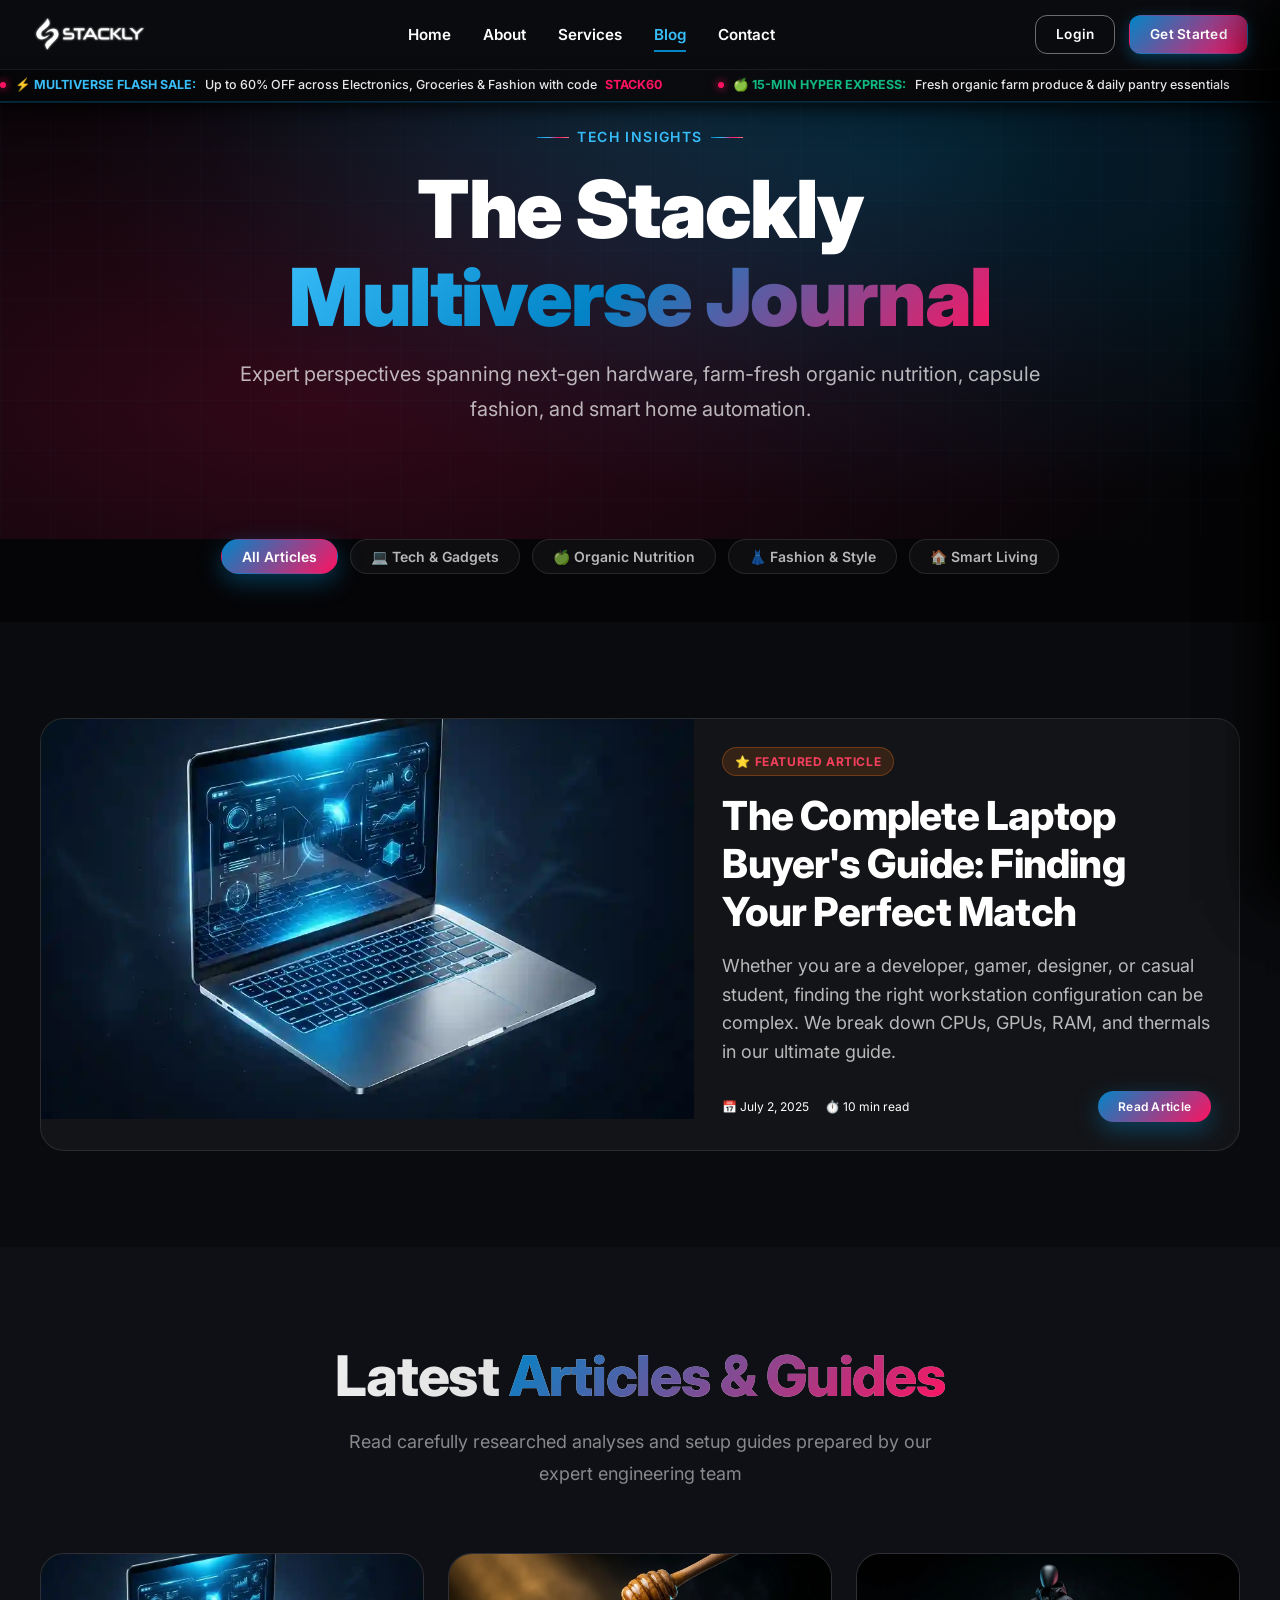
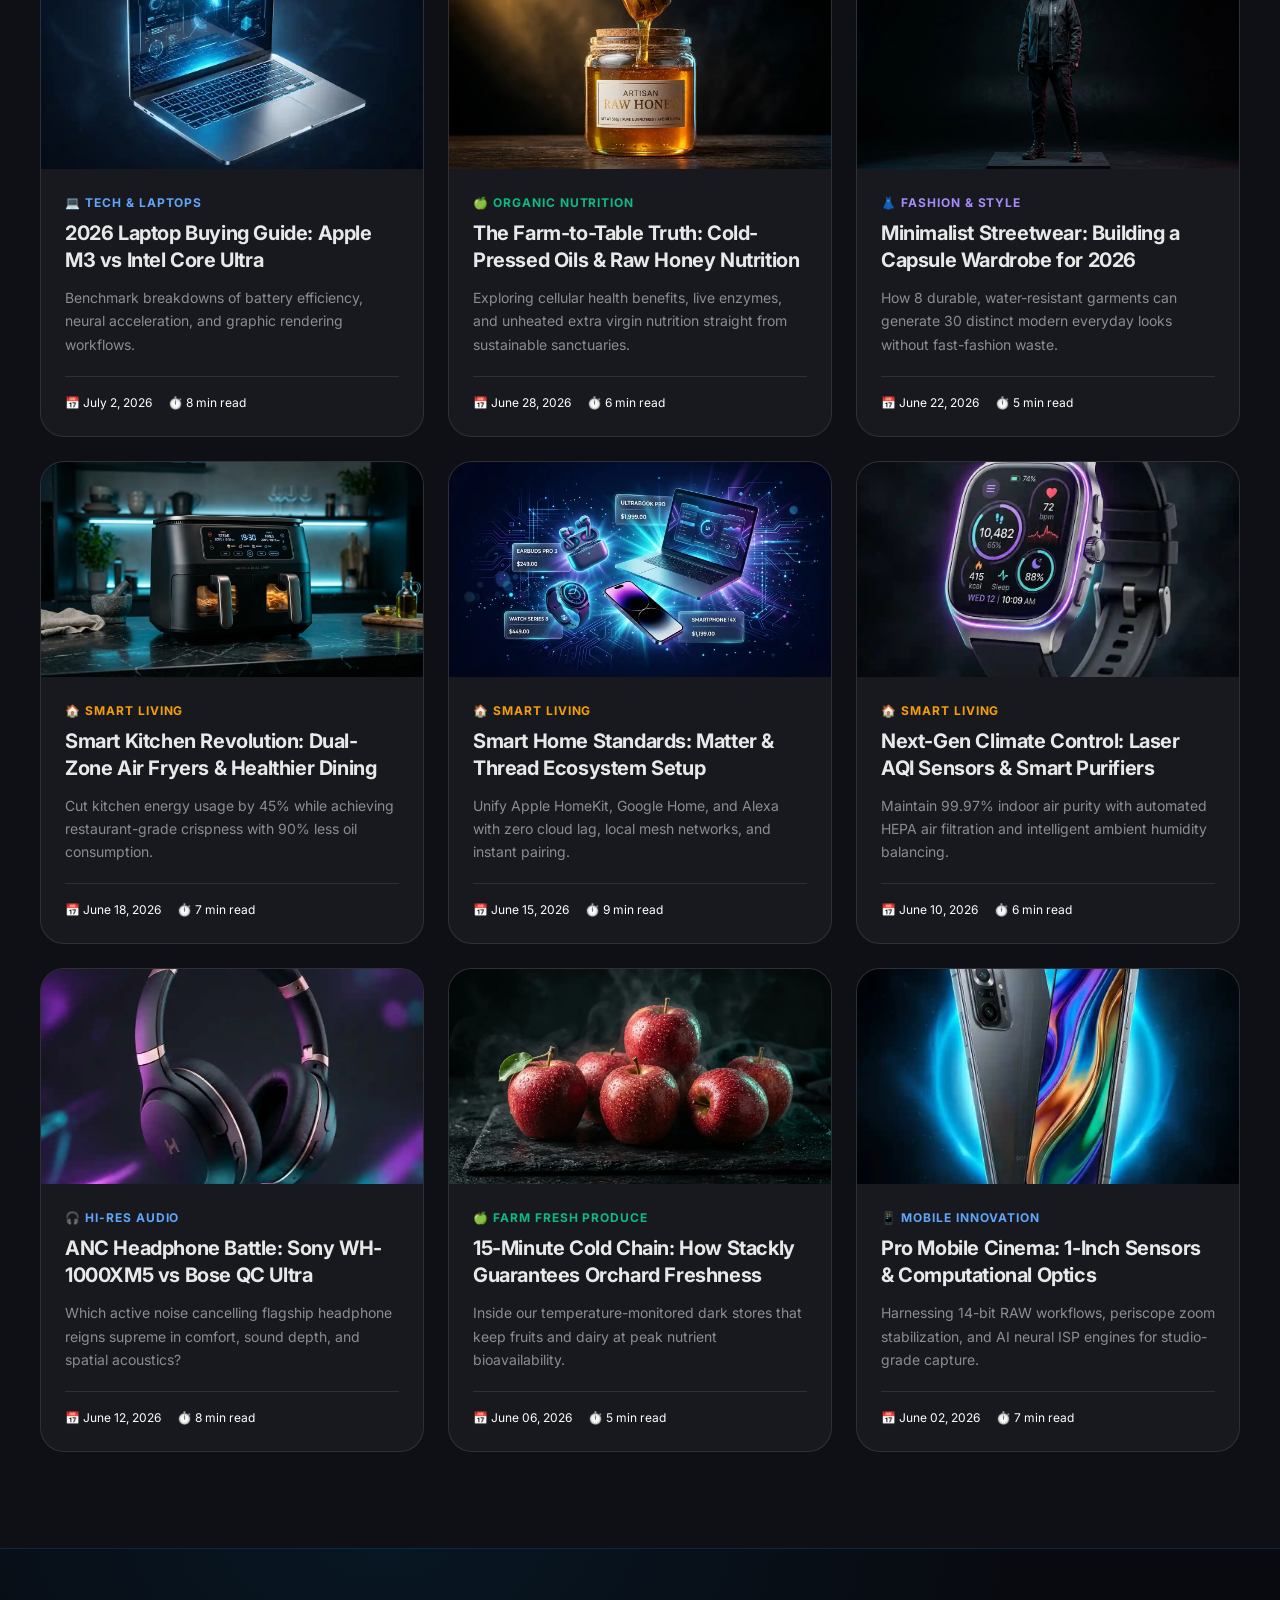
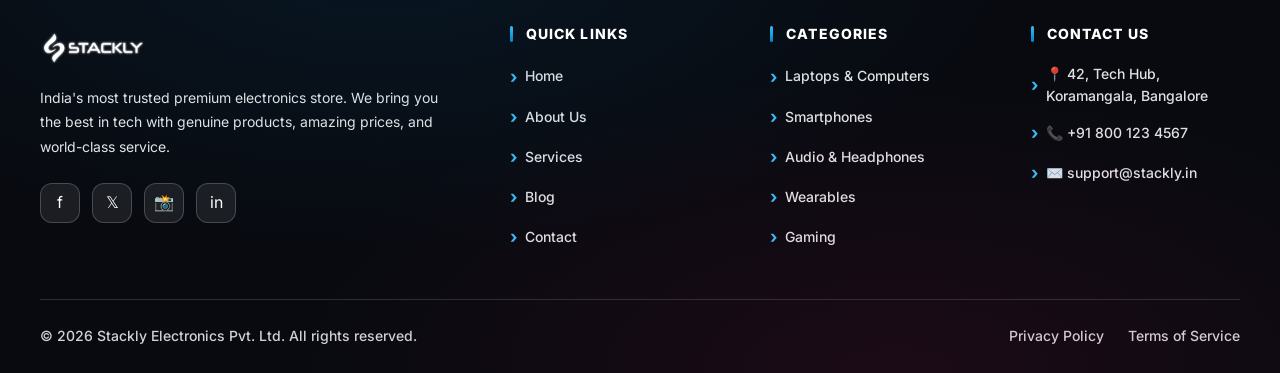
<file: blog.html>
<!DOCTYPE html>
<html lang="en">
<head>
  <meta charset="UTF-8" />
  <meta name="viewport" content="width=device-width, initial-scale=1.0" />
  <meta name="description" content="Stackly Multiverse Journal — In-depth guides on Next-Gen Electronics, Farm-Fresh Nutrition, Minimalist Fashion, and Smart Home Living." />
  <title>The Multiverse Journal — Stackly Lifestyle & Tech Insights</title>

  <!-- CSS -->
  <link rel="stylesheet" href="css/variables.css" />
  <link rel="stylesheet" href="css/base.css" />
  <link rel="stylesheet" href="css/components.css" />
  <link rel="stylesheet" href="css/animations.css" />
  <link rel="stylesheet" href="css/blog.css" />
  <link rel="stylesheet" href="css/responsive.css" />
</head>
<body>

  <!-- Scroll Progress Indicator (Reference) -->
  <div class="scroll-progress-container" id="scroll-progress-container">
    <div class="scroll-progress-bar"></div>
  </div>

  <!-- ═══════════════════════════════════════════════ NAVBAR HEADER (REFERENCE) ══ -->
  <header>
    <div class="container navbar">
      <!-- Exact Logo from Reference -->
      <a href="index.html" class="logo" id="nav-brand-logo" aria-label="Stackly Home">
        <img class="logo-img" src="images/stackly-logo.webp" alt="Stackly Logo">
      </a>

      <!-- Nav Links from Reference -->
      <ul class="nav-links" id="navbar-links">
        <li><a href="index.html" class="nav-link">Home</a></li>
        <li><a href="about.html" class="nav-link">About</a></li>
        <li><a href="services.html" class="nav-link">Services</a></li>
        <li><a href="blog.html" class="nav-link active">Blog</a></li>
        <li><a href="contact.html" class="nav-link">Contact</a></li>
        <li class="mobile-menu-actions">
          <a href="login.html" class="btn btn-outline btn-sm btn-shimmer">Login</a>
          <a href="create-account.html" class="btn btn-secondary btn-sm btn-shimmer">Get Started</a>
        </li>
      </ul>

      <!-- Nav Actions from Reference -->
      <div class="nav-actions">
        <a href="login.html" class="btn btn-outline btn-sm btn-shimmer" id="nav-login">Login</a>
        <a href="create-account.html" class="btn btn-secondary btn-sm btn-shimmer" id="nav-get-started">Get Started</a>
      </div>
      <!-- Hamburger Menu Toggle -->
      <button class="hamburger" id="navbar-hamburger" aria-label="Toggle Navigation">
        <span></span>
        <span></span>
        <span></span>
      </button>
    </div>

    <!-- ═══════════════════════════════════════════════ TOP SALE LINE / LIVE DEALS TICKER ══ -->
    <div class="live-deals-bar" aria-label="Live deals ticker">
      <div class="live-deals-track">
        <div class="live-deal-item"><span class="live-deal-dot"></span> <span class="accent">⚡ MULTIVERSE FLASH SALE:</span> Up to 60% OFF across Electronics, Groceries & Fashion with code <span class="accent-orange">STACK60</span></div>
        <div class="live-deal-item"><span class="live-deal-dot"></span> <span class="accent-green">🍏 15-MIN HYPER EXPRESS:</span> Fresh organic farm produce & daily pantry essentials</div>
        <div class="live-deal-item"><span class="live-deal-dot"></span> <span class="accent">📱 TECH DROP:</span> Apple M3 Laptops · Galaxy S25 Ultra · Sony WH-1000XM5 in stock</div>
        <div class="live-deal-item"><span class="live-deal-dot"></span> <span class="accent-orange">👗 FASHION SEASON:</span> 40% OFF North Peak Storm Jackets & Performance Footwear</div>
        <div class="live-deal-item"><span class="live-deal-dot"></span> 📦 Free Express White-Glove Courier on orders above ₹999 | 🛡️ 100% Genuine Brand Warranty</div>
        <div class="live-deal-item"><span class="live-deal-dot"></span> <span class="accent">⚡ MULTIVERSE FLASH SALE:</span> Up to 60% OFF across Electronics, Groceries & Fashion with code <span class="accent-orange">STACK60</span></div>
      </div>
    </div>
  </header>

  <!-- Blog Hero -->
  <section class="blog-hero" aria-label="Blog Hero">
    <div class="container">
      <div class="blog-hero-content">
        <div class="section-label reveal">Tech Insights</div>
        <h1 class="blog-hero-title reveal delay-1">The Stackly <span class="text-gradient">Multiverse Journal</span></h1>
        <p class="blog-hero-desc reveal delay-2">Expert perspectives spanning next-gen hardware, farm-fresh organic nutrition, capsule fashion, and smart home automation.</p>
      </div>
    </div>
  </section>

  <!-- Category Filter Bar -->
  <div class="container">
    <div class="category-filter-bar reveal">
      <button class="filter-btn active" onclick="filterBlogArticles('all', this)">All Articles</button>
      <button class="filter-btn" onclick="filterBlogArticles('tech', this)">💻 Tech & Gadgets</button>
      <button class="filter-btn" onclick="filterBlogArticles('grocery', this)">🍏 Organic Nutrition</button>
      <button class="filter-btn" onclick="filterBlogArticles('fashion', this)">👗 Fashion & Style</button>
      <button class="filter-btn" onclick="filterBlogArticles('home', this)">🏠 Smart Living</button>
    </div>
  </div>

  <!-- Featured Article Section -->
  <section class="section featured-article-sec" aria-label="Featured Article">
    <div class="container">
      <div class="featured-article-card reveal" onclick="location.href='404.html'" style="cursor: pointer">
        <div class="featured-img-wrap">
          <img src="images/product-laptop.webp" alt="Featured Tech Article" />
        </div>
        <div class="featured-content">
          <div class="featured-badge">⭐ FEATURED ARTICLE</div>
          <h2 class="featured-title">The Complete Laptop Buyer's Guide: Finding Your Perfect Match</h2>
          <p class="featured-excerpt">Whether you are a developer, gamer, designer, or casual student, finding the right workstation configuration can be complex. We break down CPUs, GPUs, RAM, and thermals in our ultimate guide.</p>
          <div class="featured-meta">
            <span>📅 July 2, 2025</span>
            <span>⏱️ 10 min read</span>
            <button class="btn btn-primary btn-sm magnetic" style="margin-left: auto" onclick="location.href='404.html'">Read Article</button>
          </div>
        </div>
      </div>
    </div>
  </section>

  <!-- Articles Grid Section -->
  <section class="section articles-sec" aria-label="Latest Articles">
    <div class="container">
      <div class="section-header reveal">
        <h2 class="section-title">Latest <span class="highlight">Articles & Guides</span></h2>
        <p class="section-subtitle">Read carefully researched analyses and setup guides prepared by our expert engineering team</p>
      </div>

      <div class="blog-grid" id="blog-articles-grid" data-stagger="0.1">
        <!-- Article 1: Tech -->
        <article class="blog-card reveal tilt-card shimmer-card" data-cat="tech" onclick="location.href='404.html'">
          <div class="blog-card__image">
            <img src="images/product-laptop.webp" alt="Laptop Buyer Guide" />
          </div>
          <div class="blog-card__body">
            <div class="blog-card__category" style="color:#60A5FA">💻 Tech &amp; Laptops</div>
            <h3 class="blog-card__title">2026 Laptop Buying Guide: Apple M3 vs Intel Core Ultra</h3>
            <p class="blog-card__excerpt">Benchmark breakdowns of battery efficiency, neural acceleration, and graphic rendering workflows.</p>
            <div class="blog-card__meta">
              <span>📅 July 2, 2026</span>
              <span>⏱️ 8 min read</span>
            </div>
          </div>
        </article>

        <!-- Article 2: Grocery -->
        <article class="blog-card reveal tilt-card shimmer-card" data-cat="grocery" onclick="location.href='404.html'">
          <div class="blog-card__image">
            <img src="images/blog-honey.webp" alt="Raw Honey &amp; Nutrition" />
          </div>
          <div class="blog-card__body">
            <div class="blog-card__category" style="color:#10B981">🍏 Organic Nutrition</div>
            <h3 class="blog-card__title">The Farm-to-Table Truth: Cold-Pressed Oils &amp; Raw Honey Nutrition</h3>
            <p class="blog-card__excerpt">Exploring cellular health benefits, live enzymes, and unheated extra virgin nutrition straight from sustainable sanctuaries.</p>
            <div class="blog-card__meta">
              <span>📅 June 28, 2026</span>
              <span>⏱️ 6 min read</span>
            </div>
          </div>
        </article>

        <!-- Article 3: Fashion -->
        <article class="blog-card reveal tilt-card shimmer-card" data-cat="fashion" onclick="location.href='404.html'">
          <div class="blog-card__image">
            <img src="images/blog-streetwear.webp" alt="Capsule Wardrobe Streetwear" />
          </div>
          <div class="blog-card__body">
            <div class="blog-card__category" style="color:#A78BFA">👗 Fashion &amp; Style</div>
            <h3 class="blog-card__title">Minimalist Streetwear: Building a Capsule Wardrobe for 2026</h3>
            <p class="blog-card__excerpt">How 8 durable, water-resistant garments can generate 30 distinct modern everyday looks without fast-fashion waste.</p>
            <div class="blog-card__meta">
              <span>📅 June 22, 2026</span>
              <span>⏱️ 5 min read</span>
            </div>
          </div>
        </article>

        <!-- Article 4: Home -->
        <article class="blog-card reveal tilt-card shimmer-card" data-cat="home" onclick="location.href='404.html'">
          <div class="blog-card__image">
            <img src="images/blog-airfryer.webp" alt="Smart Kitchen Air Fryers" />
          </div>
          <div class="blog-card__body">
            <div class="blog-card__category" style="color:#F59E0B">🏠 Smart Living</div>
            <h3 class="blog-card__title">Smart Kitchen Revolution: Dual-Zone Air Fryers &amp; Healthier Dining</h3>
            <p class="blog-card__excerpt">Cut kitchen energy usage by 45% while achieving restaurant-grade crispness with 90% less oil consumption.</p>
            <div class="blog-card__meta">
              <span>📅 June 18, 2026</span>
              <span>⏱️ 7 min read</span>
            </div>
          </div>
        </article>

        <!-- Article 7: Smart Home Standards (Smart Living) -->
        <article class="blog-card reveal tilt-card shimmer-card" data-cat="home" onclick="location.href='404.html'">
          <div class="blog-card__image">
            <img src="images/hero-showcase.webp" alt="Matter and Thread Smart Home Automation" />
          </div>
          <div class="blog-card__body">
            <div class="blog-card__category" style="color:#F59E0B">🏠 Smart Living</div>
            <h3 class="blog-card__title">Smart Home Standards: Matter &amp; Thread Ecosystem Setup</h3>
            <p class="blog-card__excerpt">Unify Apple HomeKit, Google Home, and Alexa with zero cloud lag, local mesh networks, and instant pairing.</p>
            <div class="blog-card__meta">
              <span>📅 June 15, 2026</span>
              <span>⏱️ 9 min read</span>
            </div>
          </div>
        </article>

        <!-- Article 8: Smart Home Air Quality & Climate (Smart Living) -->
        <article class="blog-card reveal tilt-card shimmer-card" data-cat="home" onclick="location.href='404.html'">
          <div class="blog-card__image">
            <img src="images/product-smartwatch.webp" alt="Smart Climate and Air Quality Sensors" />
          </div>
          <div class="blog-card__body">
            <div class="blog-card__category" style="color:#F59E0B">🏠 Smart Living</div>
            <h3 class="blog-card__title">Next-Gen Climate Control: Laser AQI Sensors &amp; Smart Purifiers</h3>
            <p class="blog-card__excerpt">Maintain 99.97% indoor air purity with automated HEPA air filtration and intelligent ambient humidity balancing.</p>
            <div class="blog-card__meta">
              <span>📅 June 10, 2026</span>
              <span>⏱️ 6 min read</span>
            </div>
          </div>
        </article>

        <!-- Article 5: Tech Audio -->
        <article class="blog-card reveal tilt-card shimmer-card" data-cat="tech" onclick="location.href='404.html'">
          <div class="blog-card__image">
            <img src="images/product-headphones.webp" alt="ANC Headphones Battle" />
          </div>
          <div class="blog-card__body">
            <div class="blog-card__category" style="color:#60A5FA">🎧 Hi-Res Audio</div>
            <h3 class="blog-card__title">ANC Headphone Battle: Sony WH-1000XM5 vs Bose QC Ultra</h3>
            <p class="blog-card__excerpt">Which active noise cancelling flagship headphone reigns supreme in comfort, sound depth, and spatial acoustics?</p>
            <div class="blog-card__meta">
              <span>📅 June 12, 2026</span>
              <span>⏱️ 8 min read</span>
            </div>
          </div>
        </article>

        <!-- Article 6: Grocery Fresh Produce -->
        <article class="blog-card reveal tilt-card shimmer-card" data-cat="grocery" onclick="location.href='404.html'">
          <div class="blog-card__image">
            <img src="images/blog-apples.webp" alt="Organic Fresh Apples Farm Sourcing" />
          </div>
          <div class="blog-card__body">
            <div class="blog-card__category" style="color:#10B981">🍏 Farm Fresh Produce</div>
            <h3 class="blog-card__title">15-Minute Cold Chain: How Stackly Guarantees Orchard Freshness</h3>
            <p class="blog-card__excerpt">Inside our temperature-monitored dark stores that keep fruits and dairy at peak nutrient bioavailability.</p>
            <div class="blog-card__meta">
              <span>📅 June 06, 2026</span>
              <span>⏱️ 5 min read</span>
            </div>
          </div>
        </article>

        <!-- Article 9: Mobile Photography & Computational Optics -->
        <article class="blog-card reveal tilt-card shimmer-card" data-cat="tech" onclick="location.href='404.html'">
          <div class="blog-card__image">
            <img src="images/product-smartphone.webp" alt="Flagship Smartphone Optics and Sensors" />
          </div>
          <div class="blog-card__body">
            <div class="blog-card__category" style="color:#60A5FA">📱 Mobile Innovation</div>
            <h3 class="blog-card__title">Pro Mobile Cinema: 1-Inch Sensors &amp; Computational Optics</h3>
            <p class="blog-card__excerpt">Harnessing 14-bit RAW workflows, periscope zoom stabilization, and AI neural ISP engines for studio-grade capture.</p>
            <div class="blog-card__meta">
              <span>📅 June 02, 2026</span>
              <span>⏱️ 7 min read</span>
            </div>
          </div>
        </article>
      </div>
    </div>
  </section>

  <!-- Footer -->
  <footer class="footer" role="contentinfo">
    <div class="container">
      <div class="footer__main">
        <div class="footer__grid">
          <div class="footer__brand">
            <a href="index.html" class="logo" id="footer-brand-logo" aria-label="Stackly Home">
              <img class="logo-img" src="images/stackly-logo.webp" alt="Stackly Logo" style="height:44px">
            </a>
            <p class="footer__desc">India's most trusted premium electronics store. We bring you the best in tech with genuine products, amazing prices, and world-class service.</p>
            <div class="footer-socials" aria-label="Social media links">
              <a href="404.html" class="social-btn" aria-label="Facebook">f</a>
              <a href="404.html" class="social-btn" aria-label="Twitter/X">𝕏</a>
              <a href="404.html" class="social-btn" aria-label="Instagram">📸</a>
              <a href="404.html" class="social-btn" aria-label="LinkedIn">in</a>
            </div>
          </div>

          <div>
            <h3 class="footer__col-title">Quick Links</h3>
            <nav class="footer__links">
              <a href="index.html" class="footer__link">Home</a>
              <a href="about.html" class="footer__link">About Us</a>
              <a href="services.html" class="footer__link">Services</a>
              <a href="blog.html" class="footer__link">Blog</a>
              <a href="contact.html" class="footer__link">Contact</a>
            </nav>
          </div>

          <div>
            <h3 class="footer__col-title">Categories</h3>
            <nav class="footer__links">
              <a href="404.html" class="footer__link">Laptops & Computers</a>
              <a href="404.html" class="footer__link">Smartphones</a>
              <a href="404.html" class="footer__link">Audio & Headphones</a>
              <a href="404.html" class="footer__link">Wearables</a>
              <a href="404.html" class="footer__link">Gaming</a>
            </nav>
          </div>

          <div>
            <h3 class="footer__col-title">Contact Us</h3>
            <div class="footer__links">
              <a href="404.html" class="footer__link">📍 42, Tech Hub, Koramangala, Bangalore</a>
              <a href="404.html" class="footer__link">📞 +91 800 123 4567</a>
              <a href="404.html" class="footer__link">✉️ support@stackly.in</a>
            </div>
          </div>
        </div>
      </div>

      <div class="footer__bottom">
        <p class="footer__copy">© 2026 Stackly Electronics Pvt. Ltd. All rights reserved.</p>
        <nav class="footer__bottom-links">
          <a href="404.html" class="footer__bottom-link">Privacy Policy</a>
          <a href="404.html" class="footer__bottom-link">Terms of Service</a>
        </nav>
      </div>
    </div>
  </footer>

  <!-- Back to Top -->
  <button class="back-to-top" aria-label="Back to top" id="back-to-top">↑</button>

  <!-- Article Reader Modal -->
  <div id="blog-article-modal" class="cyber-modal-wrap" style="z-index: 10006">
    <div class="cyber-modal" style="max-width: 780px">
      <button class="modal-close-corner" onclick="closeBlogArticle()">✕</button>
      <div id="blog-modal-body" style="padding: 2.5rem"></div>
    </div>
  </div>

  <script src="js/core.js"></script>
  <script src="js/animations.js"></script>
  <script src="js/store-engine.js"></script>
  <script>
    const BLOG_POSTS = [
      {
        id: 0,
        title: "2026 Laptop Buying Guide: Apple M3 vs Intel Core Ultra",
        category: "Tech & Laptops",
        date: "July 2, 2026",
        readTime: "8 min read",
        author: "Tech Engineering Team",
        image: "images/product-laptop.webp",
        content: `
          <p style="font-size:1.05rem;line-height:1.7;color:var(--white-80);margin-bottom:1.25rem">
            Choosing the right workstation requires balancing processing headroom, graphic execution, battery endurance, and thermal engineering. Whether you are building heavy codebases, editing 4K HDR reels, or dominating AAA esports tournaments, here is our full breakdown.
          </p>
          <h4 style="font-size:1.2rem;color:var(--white);margin:1.5rem 0 0.5rem">1. Apple Silicon vs Intel Core Ultra vs AMD Ryzen AI</h4>
          <p style="font-size:0.95rem;line-height:1.7;color:var(--white-70);margin-bottom:1rem">
            Apple M3 and M3 Pro chips continue to dominate efficiency per watt. If you need 16+ hours of untethered battery life with zero fan noise, the UltraBook Pro X1 is unbeatable. For 3D CAD modeling and native DirectX 12 gaming, Intel Core i7/i9 paired with RTX 40-series mobile GPUs remains the gold standard.
          </p>
          <h4 style="font-size:1.2rem;color:var(--white);margin:1.5rem 0 0.5rem">2. Unified Memory & Thermal Throttling</h4>
          <p style="font-size:0.95rem;line-height:1.7;color:var(--white-70);margin-bottom:1.5rem">
            We strongly advise against 8GB RAM in 2026. Modern developer workflows with Docker containers and browser tabs require at least 16GB of fast LPDDR5X memory.
          </p>
        `
      },
      {
        id: 1,
        title: "The Farm-to-Table Truth: Cold-Pressed Oils & Raw Honey Nutrition",
        category: "Organic Nutrition",
        date: "June 28, 2026",
        readTime: "6 min read",
        author: "Holistic Nutrition Team",
        image: "images/blog-honey.webp",
        content: `
          <p style="font-size:1.05rem;line-height:1.7;color:var(--white-80);margin-bottom:1.25rem">
            Commercial processing strips essential polyphenols and enzymes through heat refining. Unheated cold extraction retains pure enzymatic vitality, raw antioxidants, and true cellular bioavailability.
          </p>
          <h4 style="font-size:1.2rem;color:var(--white);margin:1.5rem 0 0.5rem">1. Extra Virgin Cold-Pressing</h4>
          <p style="font-size:0.95rem;line-height:1.7;color:var(--white-70);margin-bottom:1rem">
            Extracted below 27°C without chemicals, retaining intact omega-3, omega-6, and active vitamin E complexes.
          </p>
          <h4 style="font-size:1.2rem;color:var(--white);margin:1.5rem 0 0.5rem">2. Wild Forest Raw Honey</h4>
          <p style="font-size:0.95rem;line-height:1.7;color:var(--white-70);margin-bottom:1.5rem">
            Single-origin raw honey delivers natural pollen, propolis, and antibacterial hydrogen peroxide compounds intact directly to your immunity system.
          </p>
        `
      },
      {
        id: 2,
        title: "Minimalist Streetwear: Building a Capsule Wardrobe for 2026",
        category: "Fashion & Style",
        date: "June 22, 2026",
        readTime: "5 min read",
        author: "Style Director",
        image: "images/blog-streetwear.webp",
        content: `
          <p style="font-size:1.05rem;line-height:1.7;color:var(--white-80);margin-bottom:1.25rem">
            How 8 durable, water-resistant garments can generate 30 distinct modern everyday looks without fast-fashion waste.
          </p>
          <h4 style="font-size:1.2rem;color:var(--white);margin:1.5rem 0 0.5rem">1. Performance Fabrics Meet Modern Silhouettes</h4>
          <p style="font-size:0.95rem;line-height:1.7;color:var(--white-70);margin-bottom:1rem">
            Breathable technical softshells, ripstop nylon cargo pants, and heavyweight combed organic cotton tees form the foundation of effortless all-weather urban aesthetics.
          </p>
        `
      },
      {
        id: 3,
        title: "Smart Kitchen Revolution: Dual-Zone Air Fryers & Healthier Dining",
        category: "Smart Living",
        date: "June 18, 2026",
        readTime: "7 min read",
        author: "Culinary Tech Team",
        image: "images/blog-airfryer.webp",
        content: `
          <p style="font-size:1.05rem;line-height:1.7;color:var(--white-80);margin-bottom:1.25rem">
            Cut kitchen energy usage by 45% while achieving restaurant-grade crispness with 90% less oil consumption through dual-vortex superheated air circulation.
          </p>
          <h4 style="font-size:1.2rem;color:var(--white);margin:1.5rem 0 0.5rem">1. Dual-Zone Independent Temperature Sync</h4>
          <p style="font-size:0.95rem;line-height:1.7;color:var(--white-70);margin-bottom:1rem">
            Cook proteins at 200°C in basket A while gently roasting delicate garden greens at 160°C in basket B, synchronized to finish at the exact same second.
          </p>
          <h4 style="font-size:1.2rem;color:var(--white);margin:1.5rem 0 0.5rem">2. App Connectivity & Smart Presets</h4>
          <p style="font-size:0.95rem;line-height:1.7;color:var(--white-70);margin-bottom:1.5rem">
            Over 200 guided chef recipes push automatic cooking schedules straight from your phone over Wi-Fi for foolproof everyday gourmet meals.
          </p>
        `
      },
      {
        id: 4,
        title: "ANC Headphone Battle: Sony WH-1000XM5 vs Bose QC Ultra",
        category: "Hi-Res Audio",
        date: "June 12, 2026",
        readTime: "8 min read",
        author: "Acoustics Lab",
        image: "images/product-headphones.webp",
        content: `
          <p style="font-size:1.05rem;line-height:1.7;color:var(--white-80);margin-bottom:1.25rem">
            Active Noise Cancellation has reached near sci-fi levels. In this laboratory acoustic test, we pit the reigning Sony flagship against Bose's newly engineered QuietComfort Ultra.
          </p>
          <h4 style="font-size:1.2rem;color:var(--white);margin:1.5rem 0 0.5rem">Noise Cancellation & Mic Clarity</h4>
          <p style="font-size:0.95rem;line-height:1.7;color:var(--white-70);margin-bottom:1rem">
            Bose maintains an edge in blocking unpredictable high-frequency chatter in airports and cafes. Meanwhile, Sony excels in low-frequency engine rumbles and delivers richer sub-bass response through LDAC codecs.
          </p>
        `
      },
      {
        id: 5,
        title: "15-Minute Cold Chain: How Stackly Guarantees Orchard Freshness",
        category: "Farm Fresh Produce",
        date: "June 06, 2026",
        readTime: "5 min read",
        author: "Supply Chain Team",
        image: "images/blog-apples.webp",
        content: `
          <p style="font-size:1.05rem;line-height:1.7;color:var(--white-80);margin-bottom:1.25rem">
            Inside our temperature-monitored dark stores that keep fruits and dairy at peak nutrient bioavailability from harvest to doorstep.
          </p>
          <h4 style="font-size:1.2rem;color:var(--white);margin:1.5rem 0 0.5rem">Micro-Climates by Produce Category</h4>
          <p style="font-size:0.95rem;line-height:1.7;color:var(--white-70);margin-bottom:1rem">
            Berries, leafy herbs, and stone fruits require unique temperature and humidity ratios. Our multi-zone chilled vehicles preserve crisp cell walls and essential vitamins.
          </p>
        `
      },
      {
        id: 6,
        title: "Smart Home Standards: Matter & Thread Ecosystem Setup",
        category: "Smart Living",
        date: "June 15, 2026",
        readTime: "9 min read",
        author: "IoT Systems Lead",
        image: "images/hero-showcase.webp",
        content: `
          <p style="font-size:1.05rem;line-height:1.7;color:var(--white-80);margin-bottom:1.25rem">
            The era of walled-garden smart homes is over. Learn how the Matter IP-based protocol allows Apple HomeKit, Google Home, and Alexa devices to interact effortlessly with zero cloud latency.
          </p>
          <h4 style="font-size:1.2rem;color:var(--white);margin:1.5rem 0 0.5rem">1. Unified Mesh with Thread Radios</h4>
          <p style="font-size:0.95rem;line-height:1.7;color:var(--white-70);margin-bottom:1rem">
            Thread eliminates Wi-Fi router congestion by creating a self-healing low-power mesh network where every plugged-in device acts as a node extender.
          </p>
          <h4 style="font-size:1.2rem;color:var(--white);margin:1.5rem 0 0.5rem">2. Multi-Admin Interoperability</h4>
          <p style="font-size:0.95rem;line-height:1.7;color:var(--white-70);margin-bottom:1.5rem">
            With Multi-Admin support, your household can control lights, thermostats, and sensors interchangeably across iOS, Android, and smart displays simultaneously without bridges.
          </p>
        `
      },
      {
        id: 7,
        title: "Next-Gen Climate Control: Laser AQI Sensors & Smart Purifiers",
        category: "Smart Living",
        date: "June 10, 2026",
        readTime: "6 min read",
        author: "Environmental Tech Lead",
        image: "images/product-smartwatch.webp",
        content: `
          <p style="font-size:1.05rem;line-height:1.7;color:var(--white-80);margin-bottom:1.25rem">
            Maintain 99.97% indoor air purity with automated HEPA air filtration and intelligent ambient humidity balancing.
          </p>
          <h4 style="font-size:1.2rem;color:var(--white);margin:1.5rem 0 0.5rem">1. Laser Optical Particulate Sensing</h4>
          <p style="font-size:0.95rem;line-height:1.7;color:var(--white-70);margin-bottom:1rem">
            Next-gen laser sensors detect PM2.5 and PM0.1 particles within 100 milliseconds, automatically ramping fan turbines before pollutant density impacts respiration.
          </p>
          <h4 style="font-size:1.2rem;color:var(--white);margin:1.5rem 0 0.5rem">2. Whisper-Quiet Brushless Motors</h4>
          <p style="font-size:0.95rem;line-height:1.7;color:var(--white-70);margin-bottom:1.5rem">
            Operating at sub-21dB sound levels on night mode, intelligent purifiers guarantee allergen-free restful deep sleep cycles without acoustic disturbance.
          </p>
        `
      },
      {
        id: 8,
        title: "Pro Mobile Cinema: 1-Inch Sensors & Computational Optics",
        category: "Mobile Innovation",
        date: "June 02, 2026",
        readTime: "7 min read",
        author: "Mobile Imaging Lead",
        image: "images/product-smartphone.webp",
        content: `
          <p style="font-size:1.05rem;line-height:1.7;color:var(--white-80);margin-bottom:1.25rem">
            With 1-inch physical sensor sizes and dedicated 200MP sensor arrays, flagship smartphones have become true cinematic workstations in your pocket.
          </p>
          <h4 style="font-size:1.2rem;color:var(--white);margin:1.5rem 0 0.5rem">1. 14-Bit Log Video & Color Grading</h4>
          <p style="font-size:0.95rem;line-height:1.7;color:var(--white-70);margin-bottom:1rem">
            Shooting in native Log color profiles preserves over 13 stops of dynamic range, allowing colorists to recover extreme highlight details in post-production.
          </p>
          <h4 style="font-size:1.2rem;color:var(--white);margin:1.5rem 0 0.5rem">2. Periscope Telephoto & Sensor-Shift OIS</h4>
          <p style="font-size:0.95rem;line-height:1.7;color:var(--white-70);margin-bottom:1.5rem">
            Triple-axis sensor-shift optical stabilization balances handheld walking shots, delivering gimbal-like smoothness without external stabilization hardware.
          </p>
        `
      }
    ];

    function filterBlogArticles(category, btn) {
      document.querySelectorAll('.category-filter-bar .filter-btn').forEach(b => b.classList.remove('active'));
      if (btn) btn.classList.add('active');

      const articles = document.querySelectorAll('#blog-articles-grid .blog-card');
      articles.forEach(card => {
        const cardCat = card.getAttribute('data-cat');
        if (category === 'all' || cardCat === category) {
          card.style.display = 'block';
        } else {
          card.style.display = 'none';
        }
      });
    }

    function openBlogArticle(id) {
      window.location.href = '404.html';
    }

    function closeBlogArticle() {
      const modal = document.getElementById('blog-article-modal');
      if (modal) {
        modal.classList.remove('active');
        document.body.style.overflow = '';
      }
    }
  </script>
</body>
</html>
</file>
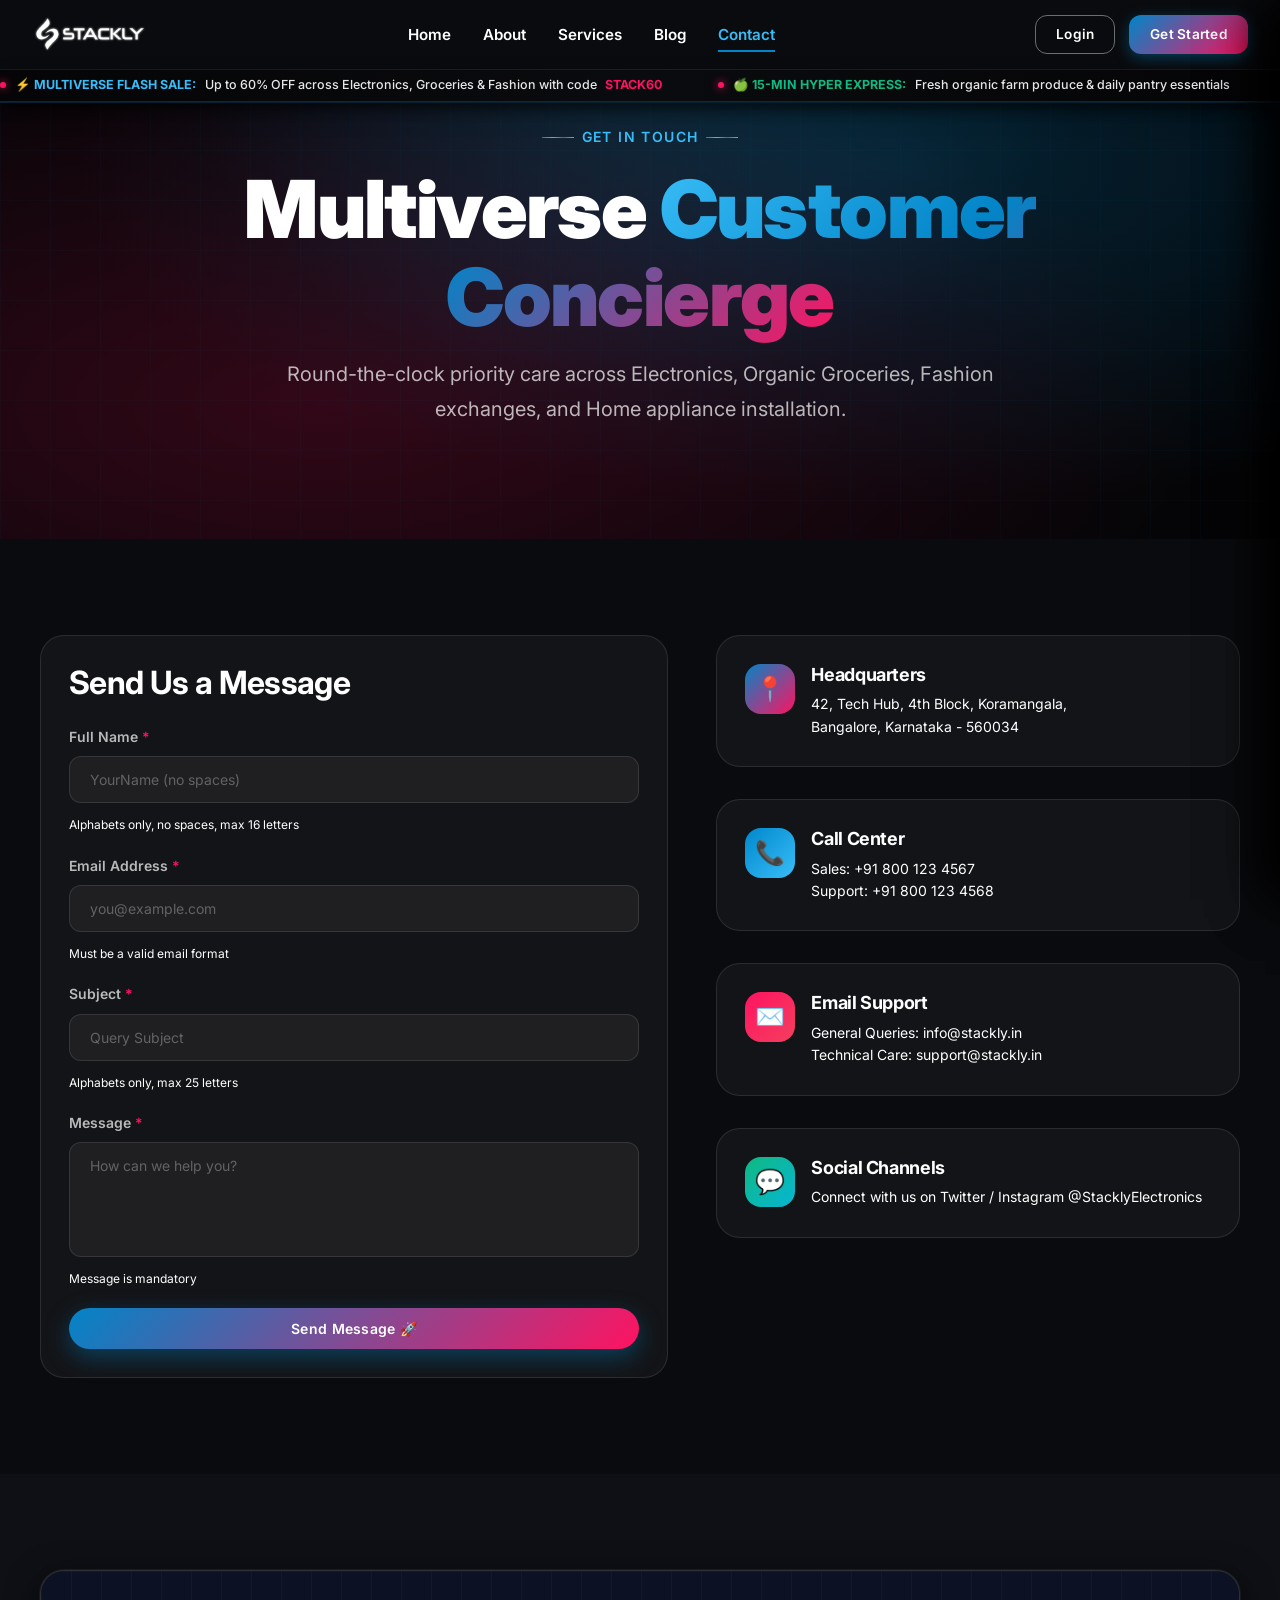
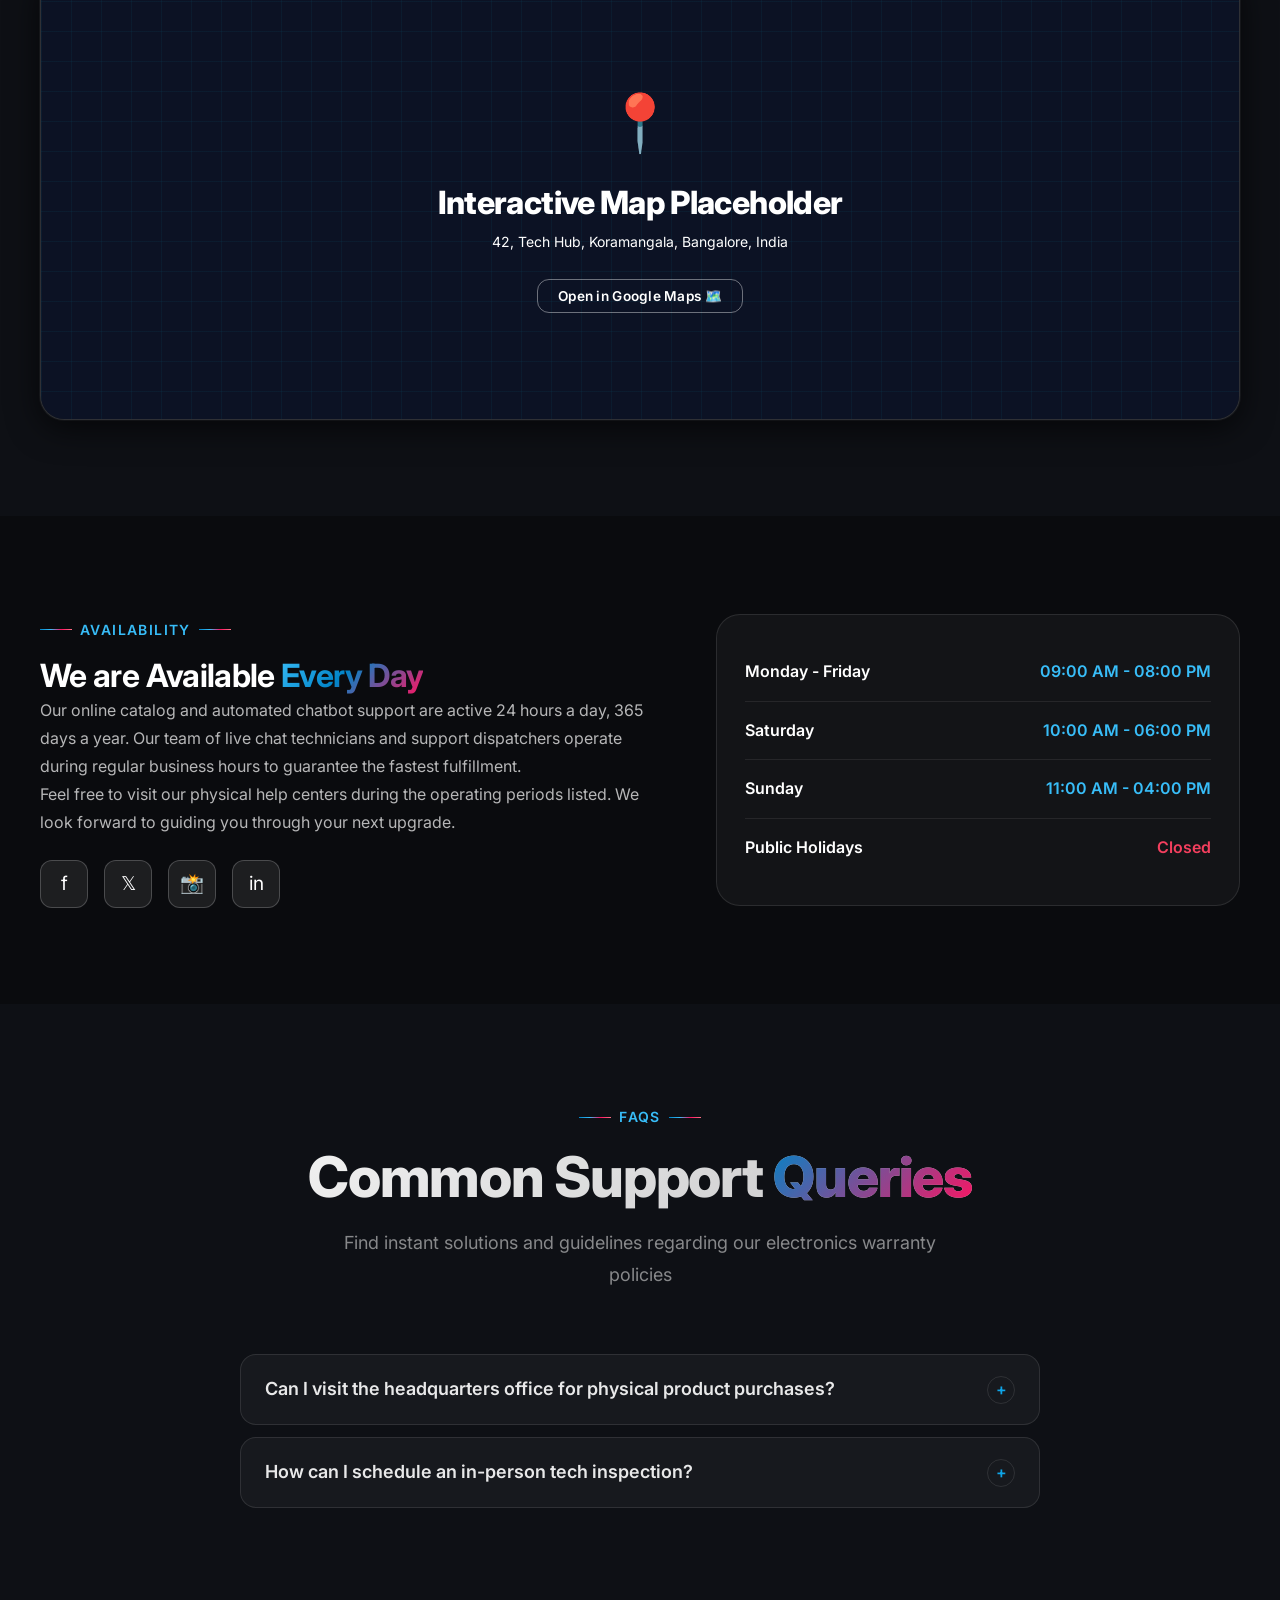
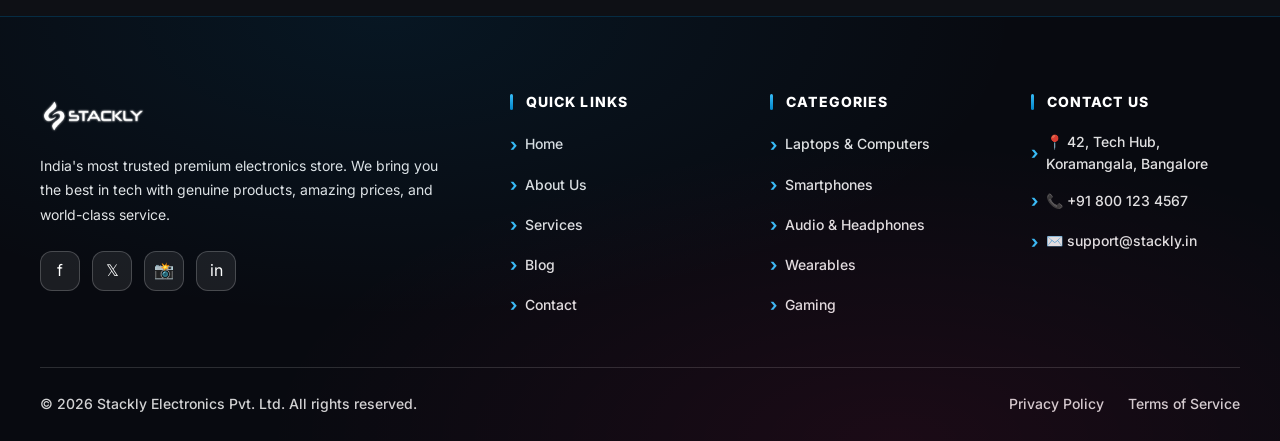
<file: contact.html>
<!DOCTYPE html>
<html lang="en">
<head>
  <meta charset="UTF-8" />
  <meta name="viewport" content="width=device-width, initial-scale=1.0" />
  <meta name="description" content="Contact Stackly Multiverse — 24/7 Omnichannel Customer Concierge for Groceries, Electronics, Fashion, and Home Living." />
  <title>Customer Care & Concierge — Stackly Multiverse Hypermarket</title>

  <!-- CSS -->
  <link rel="stylesheet" href="css/variables.css" />
  <link rel="stylesheet" href="css/base.css" />
  <link rel="stylesheet" href="css/components.css" />
  <link rel="stylesheet" href="css/animations.css" />
  <link rel="stylesheet" href="css/contact.css" />
  <link rel="stylesheet" href="css/responsive.css" />
</head>
<body>

  <!-- Scroll Progress Indicator (Reference) -->
  <div class="scroll-progress-container" id="scroll-progress-container">
    <div class="scroll-progress-bar"></div>
  </div>

  <!-- ═══════════════════════════════════════════════ NAVBAR HEADER (REFERENCE) ══ -->
  <header>
    <div class="container navbar">
      <!-- Exact Logo from Reference -->
      <a href="index.html" class="logo" id="nav-brand-logo" aria-label="Stackly Home">
        <img class="logo-img" src="images/stackly-logo.webp" alt="Stackly Logo">
      </a>

      <!-- Nav Links from Reference -->
      <ul class="nav-links" id="navbar-links">
        <li><a href="index.html" class="nav-link">Home</a></li>
        <li><a href="about.html" class="nav-link">About</a></li>
        <li><a href="services.html" class="nav-link">Services</a></li>
        <li><a href="blog.html" class="nav-link">Blog</a></li>
        <li><a href="contact.html" class="nav-link active">Contact</a></li>
        <li class="mobile-menu-actions">
          <a href="login.html" class="btn btn-outline btn-sm btn-shimmer">Login</a>
          <a href="create-account.html" class="btn btn-secondary btn-sm btn-shimmer">Get Started</a>
        </li>
      </ul>

      <!-- Nav Actions from Reference -->
      <div class="nav-actions">
        <a href="login.html" class="btn btn-outline btn-sm btn-shimmer" id="nav-login">Login</a>
        <a href="create-account.html" class="btn btn-secondary btn-sm btn-shimmer" id="nav-get-started">Get Started</a>
      </div>
      <!-- Hamburger Menu Toggle -->
      <button class="hamburger" id="navbar-hamburger" aria-label="Toggle Navigation">
        <span></span>
        <span></span>
        <span></span>
      </button>
    </div>

    <!-- ═══════════════════════════════════════════════ TOP SALE LINE / LIVE DEALS TICKER ══ -->
    <div class="live-deals-bar" aria-label="Live deals ticker">
      <div class="live-deals-track">
        <div class="live-deal-item"><span class="live-deal-dot"></span> <span class="accent">⚡ MULTIVERSE FLASH SALE:</span> Up to 60% OFF across Electronics, Groceries & Fashion with code <span class="accent-orange">STACK60</span></div>
        <div class="live-deal-item"><span class="live-deal-dot"></span> <span class="accent-green">🍏 15-MIN HYPER EXPRESS:</span> Fresh organic farm produce & daily pantry essentials</div>
        <div class="live-deal-item"><span class="live-deal-dot"></span> <span class="accent">📱 TECH DROP:</span> Apple M3 Laptops · Galaxy S25 Ultra · Sony WH-1000XM5 in stock</div>
        <div class="live-deal-item"><span class="live-deal-dot"></span> <span class="accent-orange">👗 FASHION SEASON:</span> 40% OFF North Peak Storm Jackets & Performance Footwear</div>
        <div class="live-deal-item"><span class="live-deal-dot"></span> 📦 Free Express White-Glove Courier on orders above ₹999 | 🛡️ 100% Genuine Brand Warranty</div>
        <div class="live-deal-item"><span class="live-deal-dot"></span> <span class="accent">⚡ MULTIVERSE FLASH SALE:</span> Up to 60% OFF across Electronics, Groceries & Fashion with code <span class="accent-orange">STACK60</span></div>
      </div>
    </div>
  </header>

  <!-- Contact Hero -->
  <section class="contact-hero" aria-label="Contact Hero">
    <div class="container">
      <div class="contact-hero-content">
        <div class="section-label reveal">Get in Touch</div>
        <h1 class="contact-hero-title reveal delay-1">Multiverse <span class="text-gradient">Customer Concierge</span></h1>
        <p class="contact-hero-desc reveal delay-2">Round-the-clock priority care across Electronics, Organic Groceries, Fashion exchanges, and Home appliance installation.</p>
      </div>
    </div>
  </section>

  <!-- Contact Grid (Form & Details) -->
  <section class="section contact-grid-sec" aria-label="Contact Details">
    <div class="container">
      <div class="contact-main-grid">
        <!-- Form -->
        <div class="contact-form-card reveal">
          <h3>Send Us a Message</h3>
          <form class="contact-form" id="contact-form" onsubmit="return handleContactSubmit(event)">
            <div class="form-group">
              <label class="form-label" for="contact-name">Full Name <span style="color:var(--rose-400)">*</span></label>
              <input 
                type="text" 
                id="contact-name" 
                name="name" 
                class="form-input" 
                placeholder="YourName (no spaces)" 
                pattern="[A-Za-z]{1,16}" 
                maxlength="16" 
                required 
                title="Name must contain only alphabets (no spaces, max 16 characters)"
                onkeydown="if(event.key === ' ' || event.keyCode === 32){ event.preventDefault(); return false; }"
                oninput="this.setCustomValidity(''); this.value = this.value.replace(/[^A-Za-z]/g, '').slice(0, 16);"
              />
              <span class="field-hint" style="font-size:0.75rem;color:var(--white-40);margin-top:0.25rem;display:block">Alphabets only, no spaces, max 16 letters</span>
            </div>
            <div class="form-group">
              <label class="form-label" for="contact-email">Email Address <span style="color:var(--rose-400)">*</span></label>
              <input 
                type="email" 
                id="contact-email" 
                name="email" 
                class="form-input" 
                placeholder="you@example.com" 
                pattern="^[a-zA-Z0-9._%+\-]+@[a-zA-Z0-9.\-]+\.[a-zA-Z]{2,}$"
                required 
                title="Please enter a valid email address (e.g. you@example.com)"
                oninput="this.setCustomValidity('');"
              />
              <span class="field-hint" style="font-size:0.75rem;color:var(--white-40);margin-top:0.25rem;display:block">Must be a valid email format</span>
            </div>
            <div class="form-group">
              <label class="form-label" for="contact-subject">Subject <span style="color:var(--rose-400)">*</span></label>
              <input 
                type="text" 
                id="contact-subject" 
                name="subject" 
                class="form-input" 
                placeholder="Query Subject" 
                pattern="[A-Za-z ]{1,25}" 
                maxlength="25" 
                required 
                title="Subject must contain only alphabets (max 25 characters)"
                oninput="this.setCustomValidity(''); this.value = this.value.replace(/[^A-Za-z ]/g, '').replace(/\s+/g, ' ').slice(0, 25);"
              />
              <span class="field-hint" style="font-size:0.75rem;color:var(--white-40);margin-top:0.25rem;display:block">Alphabets only, max 25 letters</span>
            </div>
            <div class="form-group">
              <label class="form-label" for="contact-message">Message <span style="color:var(--rose-400)">*</span></label>
              <textarea 
                id="contact-message" 
                name="message" 
                class="form-input" 
                rows="5" 
                placeholder="How can we help you?" 
                required 
                style="resize:none"
                title="Please enter your message"
                oninput="this.setCustomValidity('');"
              ></textarea>
              <span class="field-hint" style="font-size:0.75rem;color:var(--white-40);margin-top:0.25rem;display:block">Message is mandatory</span>
            </div>
            <button type="submit" class="btn btn-primary w-full magnetic" style="width:100%" id="btn-send-message">Send Message 🚀</button>
          </form>
        </div>

        <!-- Info Cards -->
        <div class="contact-info-wrap">
          <div class="contact-info-card reveal reveal-right">
            <div class="contact-info-icon">📍</div>
            <div class="contact-info-body">
              <h4>Headquarters</h4>
              <p>42, Tech Hub, 4th Block, Koramangala,<br>Bangalore, Karnataka - 560034</p>
            </div>
          </div>

          <div class="contact-info-card reveal reveal-right delay-1">
            <div class="contact-info-icon" style="background:var(--grad-secondary)">📞</div>
            <div class="contact-info-body">
              <h4>Call Center</h4>
              <p>Sales: +91 800 123 4567<br>Support: +91 800 123 4568</p>
            </div>
          </div>

          <div class="contact-info-card reveal reveal-right delay-2">
            <div class="contact-info-icon" style="background:var(--grad-accent)">✉️</div>
            <div class="contact-info-body">
              <h4>Email Support</h4>
              <p>General Queries: info@stackly.in<br>Technical Care: support@stackly.in</p>
            </div>
          </div>

          <div class="contact-info-card reveal reveal-right delay-3" onclick="location.href='404.html'" style="cursor: pointer">
            <div class="contact-info-icon" style="background:linear-gradient(135deg, #10B981, #06B6D4)">💬</div>
            <div class="contact-info-body">
              <h4>Social Channels</h4>
              <p>Connect with us on Twitter / Instagram @StacklyElectronics</p>
            </div>
          </div>
        </div>
      </div>
    </div>
  </section>

  <!-- Google Map Placeholder Section -->
  <section class="section map-section" aria-label="Location Map">
    <div class="container">
      <div class="map-placeholder-card reveal">
        <div class="map-placeholder-bg" aria-hidden="true"></div>
        <div class="map-placeholder-content">
          <div class="map-placeholder-icon">📍</div>
          <h2 class="map-placeholder-title">Interactive Map Placeholder</h2>
          <p class="map-placeholder-address">42, Tech Hub, Koramangala, Bangalore, India</p>
          <button class="btn btn-outline btn-lg magnetic" onclick="location.href='404.html'">Open in Google Maps 🗺️</button>
        </div>
      </div>
    </div>
  </section>

  <!-- Working Hours & Socials Section -->
  <section class="section working-hours-sec" aria-label="Working Hours">
    <div class="container">
      <div class="working-hours-grid">
        <div class="story-content reveal">
          <div class="section-label">Availability</div>
          <h3>We are Available <span class="text-gradient">Every Day</span></h3>
          <p>Our online catalog and automated chatbot support are active 24 hours a day, 365 days a year. Our team of live chat technicians and support dispatchers operate during regular business hours to guarantee the fastest fulfillment.</p>
          <p>Feel free to visit our physical help centers during the operating periods listed. We look forward to guiding you through your next upgrade.</p>
          <div style="display:flex;gap:1rem;margin-top:1.5rem" class="footer-socials">
            <a href="404.html" class="social-btn" style="width:48px;height:48px;font-size:1.2rem" aria-label="Facebook">f</a>
            <a href="404.html" class="social-btn" style="width:48px;height:48px;font-size:1.2rem" aria-label="Twitter/X">𝕏</a>
            <a href="404.html" class="social-btn" style="width:48px;height:48px;font-size:1.2rem" aria-label="Instagram">📸</a>
            <a href="404.html" class="social-btn" style="width:48px;height:48px;font-size:1.2rem" aria-label="LinkedIn">in</a>
          </div>
        </div>

        <div class="hours-table-card reveal reveal-right">
          <div class="hours-row">
            <span class="hours-day">Monday - Friday</span>
            <span class="hours-time">09:00 AM - 08:00 PM</span>
          </div>
          <div class="hours-row">
            <span class="hours-day">Saturday</span>
            <span class="hours-time">10:00 AM - 06:00 PM</span>
          </div>
          <div class="hours-row">
            <span class="hours-day">Sunday</span>
            <span class="hours-time">11:00 AM - 04:00 PM</span>
          </div>
          <div class="hours-row">
            <span class="hours-day">Public Holidays</span>
            <span class="hours-time closed">Closed</span>
          </div>
        </div>
      </div>
    </div>
  </section>

  <!-- FAQ Section -->
  <section class="section faq-sec" aria-label="FAQs">
    <div class="container">
      <div class="section-header reveal">
        <div class="section-label">FAQs</div>
        <h2 class="section-title">Common Support <span class="highlight">Queries</span></h2>
        <p class="section-subtitle">Find instant solutions and guidelines regarding our electronics warranty policies</p>
      </div>

      <div style="max-width:800px;margin:0 auto">
        <div class="accordion-item reveal">
          <div class="accordion-header" role="button" tabindex="0">
            <span>Can I visit the headquarters office for physical product purchases?</span>
            <span class="accordion-icon">+</span>
          </div>
          <div class="accordion-body">
            <div class="accordion-content">Our headquarters in Koramangala, Bangalore functions primarily as our administrative office and engineering hub. For hands-on experience, please visit one of our official Stackly partner showrooms located across major shopping centers.</div>
          </div>
        </div>
        <div class="accordion-item reveal delay-1">
          <div class="accordion-header" role="button" tabindex="0">
            <span>How can I schedule an in-person tech inspection?</span>
            <span class="accordion-icon">+</span>
          </div>
          <div class="accordion-body">
            <div class="accordion-content">To schedule a physical hardware inspection or query resolution, submit a ticket inside your dashboard or reach out to our active chat assistants. We'll book a designated time slot for you with our engineers.</div>
          </div>
        </div>
      </div>
    </div>
  </section>

  <!-- Footer -->
  <footer class="footer" role="contentinfo">
    <div class="container">
      <div class="footer__main">
        <div class="footer__grid">
          <div class="footer__brand">
            <a href="index.html" class="logo" id="footer-brand-logo" aria-label="Stackly Home">
              <img class="logo-img" src="images/stackly-logo.webp" alt="Stackly Logo" style="height:44px">
            </a>
            <p class="footer__desc">India's most trusted premium electronics store. We bring you the best in tech with genuine products, amazing prices, and world-class service.</p>
            <div class="footer-socials" aria-label="Social media links">
              <a href="404.html" class="social-btn" aria-label="Facebook">f</a>
              <a href="404.html" class="social-btn" aria-label="Twitter/X">𝕏</a>
              <a href="404.html" class="social-btn" aria-label="Instagram">📸</a>
              <a href="404.html" class="social-btn" aria-label="LinkedIn">in</a>
            </div>
          </div>

          <div>
            <h3 class="footer__col-title">Quick Links</h3>
            <nav class="footer__links">
              <a href="index.html" class="footer__link">Home</a>
              <a href="about.html" class="footer__link">About Us</a>
              <a href="services.html" class="footer__link">Services</a>
              <a href="blog.html" class="footer__link">Blog</a>
              <a href="contact.html" class="footer__link">Contact</a>
            </nav>
          </div>

          <div>
            <h3 class="footer__col-title">Categories</h3>
            <nav class="footer__links">
              <a href="404.html" class="footer__link">Laptops & Computers</a>
              <a href="404.html" class="footer__link">Smartphones</a>
              <a href="404.html" class="footer__link">Audio & Headphones</a>
              <a href="404.html" class="footer__link">Wearables</a>
              <a href="404.html" class="footer__link">Gaming</a>
            </nav>
          </div>

          <div>
            <h3 class="footer__col-title">Contact Us</h3>
            <div class="footer__links">
              <a href="404.html" class="footer__link">📍 42, Tech Hub, Koramangala, Bangalore</a>
              <a href="404.html" class="footer__link">📞 +91 800 123 4567</a>
              <a href="404.html" class="footer__link">✉️ support@stackly.in</a>
            </div>
          </div>
        </div>
      </div>

      <div class="footer__bottom">
        <p class="footer__copy">© 2026 Stackly Electronics Pvt. Ltd. All rights reserved.</p>
        <nav class="footer__bottom-links">
          <a href="404.html" class="footer__bottom-link">Privacy Policy</a>
          <a href="404.html" class="footer__bottom-link">Terms of Service</a>
        </nav>
      </div>
    </div>
  </footer>

  <!-- Back to Top -->
  <button class="back-to-top" aria-label="Back to top" id="back-to-top">↑</button>

  <script src="js/core.js"></script>
  <script src="js/animations.js"></script>
  <script src="js/store-engine.js"></script>
  <script>
    function handleContactSubmit(e) {
      e.preventDefault();
      const nameInput = document.getElementById('contact-name');
      const emailInput = document.getElementById('contact-email');
      const subjectInput = document.getElementById('contact-subject');
      const messageInput = document.getElementById('contact-message');

      const nameVal = nameInput.value;
      const emailVal = emailInput.value.trim();
      const subjectVal = subjectInput.value.trim();
      const messageVal = messageInput.value.trim();

      // 1. Validate Name: mandatory, alphabets only, no spaces, max 16 letters
      if (!nameVal) {
        nameInput.setCustomValidity('Please fill in your name.');
        nameInput.reportValidity();
        nameInput.focus();
        return false;
      }
      if (!/^[A-Za-z]{1,16}$/.test(nameVal)) {
        nameInput.setCustomValidity('Name must contain only alphabets with no spaces (maximum 16 letters).');
        nameInput.reportValidity();
        nameInput.focus();
        return false;
      }
      nameInput.setCustomValidity('');

      // 2. Validate Email: mandatory, valid email format
      if (!emailVal) {
        emailInput.setCustomValidity('Please fill in your email address.');
        emailInput.reportValidity();
        emailInput.focus();
        return false;
      }
      const emailRegex = /^[a-zA-Z0-9._%+-]+@[a-zA-Z0-9.-]+\.[a-zA-Z]{2,}$/;
      if (!emailRegex.test(emailVal)) {
        emailInput.setCustomValidity('Please enter a valid email address (e.g. you@example.com).');
        emailInput.reportValidity();
        emailInput.focus();
        return false;
      }
      emailInput.setCustomValidity('');

      // 3. Validate Subject: mandatory, alphabets only, max 25 letters
      if (!subjectVal) {
        subjectInput.setCustomValidity('Please fill in the subject.');
        subjectInput.reportValidity();
        subjectInput.focus();
        return false;
      }
      if (!/^[A-Za-z ]{1,25}$/.test(subjectVal)) {
        subjectInput.setCustomValidity('Subject must contain only alphabets (maximum 20-25 letters).');
        subjectInput.reportValidity();
        subjectInput.focus();
        return false;
      }
      subjectInput.setCustomValidity('');

      // 4. Validate Message: mandatory
      if (!messageVal) {
        messageInput.setCustomValidity('Please enter your message.');
        messageInput.reportValidity();
        messageInput.focus();
        return false;
      }
      messageInput.setCustomValidity('');

      // When all details are valid, render to 404 page
      window.location.href = '404.html';
      return false;
    }

    // FAQ Accordion interaction
    document.querySelectorAll('.accordion-header').forEach(header => {
      header.addEventListener('click', () => {
        const item = header.parentElement;
        item.classList.toggle('open');
        const icon = header.querySelector('.accordion-icon');
        if (icon) {
          icon.textContent = item.classList.contains('open') ? '−' : '+';
        }
      });
    });
  </script>
</body>
</html>
</file>
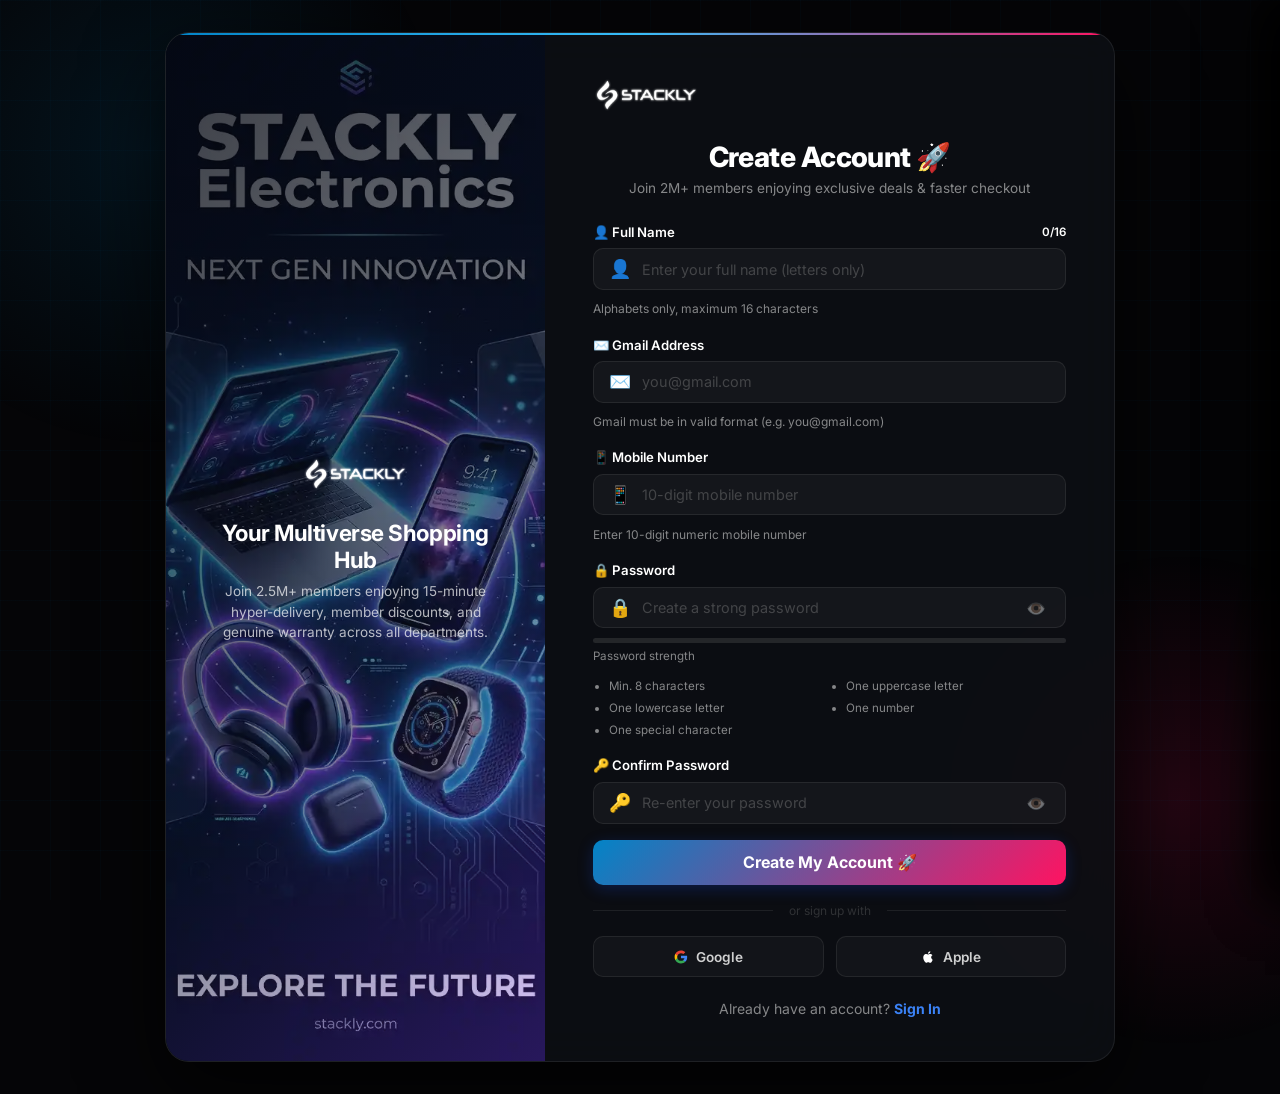
<file: create-account.html>
<!DOCTYPE html>
<html lang="en">
<head>
  <meta charset="UTF-8" />
  <meta name="viewport" content="width=device-width, initial-scale=1.0" />
  <meta name="description" content="Create your Stackly Electronics account and enjoy exclusive deals, faster checkout, and order tracking." />
  <meta name="robots" content="noindex, nofollow" />
  <title>Create Account — Stackly Multiverse Hypermarket</title>
  <link rel="stylesheet" href="css/variables.css" />
  <link rel="stylesheet" href="css/base.css" />
  <link rel="stylesheet" href="css/components.css" />
  <link rel="stylesheet" href="css/animations.css" />
  <link rel="stylesheet" href="css/responsive.css" />
  <style>
    :root {
      --font-sans: 'Outfit', 'Inter', -apple-system, sans-serif;
      --bg-color: #050507; /* Pure Jet Black */
      --card-bg: rgba(14, 16, 21, 0.85); /* Jet Black glassmorphic card */
      --text-main: #ffffff;
      --text-muted: rgba(255, 255, 255, 0.5);
      --border-color: rgba(255, 255, 255, 0.08);
      --grad-primary: linear-gradient(135deg, #0284C7, #FF1361);
    }

    body {
      font-family: var(--font-sans);
      background-color: var(--bg-color);
      color: var(--text-main);
      margin: 0;
      padding: 0;
      min-height: 100vh;
      display: flex;
      align-items: center;
      justify-content: center;
      position: relative;
      overflow-x: hidden;
    }

    /* Background animated orbs (matching the website theme) */
    .auth-bg {
      position: fixed;
      inset: 0;
      pointer-events: none;
      z-index: 0;
    }
    .auth-bg .orb-1 {
      position: absolute;
      width: 600px; height: 600px;
      top: -150px; left: -150px;
      background: radial-gradient(circle, rgba(2, 132, 199, 0.12) 0%, transparent 70%);
      animation: pulseGlow 8s ease-in-out infinite;
    }
    .auth-bg .orb-2 {
      position: absolute;
      width: 500px; height: 500px;
      bottom: -150px; right: -150px;
      background: radial-gradient(circle, rgba(255, 19, 97, 0.12) 0%, transparent 70%);
      animation: pulseGlow 10s ease-in-out infinite 2s;
    }
    .auth-bg .grid-pattern {
      position: absolute;
      inset: 0;
      background-image:
        linear-gradient(rgba(2, 132, 199, 0.03) 1px, transparent 1px),
        linear-gradient(90deg, rgba(2, 132, 199, 0.03) 1px, transparent 1px);
      background-size: 50px 50px;
    }

    /* Card Layout */
    .auth-container-new {
      width: 100%;
      max-width: 950px;
      margin: 2rem;
      position: relative;
      z-index: 1;
    }
    .auth-card-split {
      background: var(--card-bg);
      border: 1px solid var(--border-color);
      border-radius: 24px;
      backdrop-filter: blur(20px);
      -webkit-backdrop-filter: blur(20px);
      box-shadow: 0 30px 80px rgba(0, 0, 0, 0.7);
      display: flex;
      min-height: 620px;
      overflow: hidden;
      position: relative;
    }
    /* Neon top border line */
    .auth-card-split::before {
      content: '';
      position: absolute;
      top: 0; left: 0; right: 0;
      height: 2px;
      background: linear-gradient(90deg, #0284C7, #38BDF8, #FF1361);
      z-index: 10;
    }

    /* Left panel - Image */
    .auth-left-image {
      flex: 0 0 40%;
      position: relative;
      overflow: hidden;
    }
    .auth-left-image img {
      width: 100%;
      height: 100%;
      object-fit: cover;
      object-position: center;
      display: block;
    }
    .auth-left-overlay {
      position: absolute;
      inset: 0;
      background: linear-gradient(
        135deg,
        rgba(5, 8, 17, 0.8) 0%,
        rgba(13, 20, 37, 0.5) 60%,
        rgba(124, 58, 237, 0.3) 100%
      );
      display: flex;
      flex-direction: column;
      align-items: center;
      justify-content: center;
      padding: 2.5rem;
      text-align: center;
    }
    .left-overlay-logo {
      display: flex;
      align-items: center;
      gap: 0.6rem;
      margin-bottom: 1.5rem;
      text-decoration: none;
    }
    .left-overlay-logo-icon {
      width: 38px; height: 38px;
      background: var(--grad-primary);
      border-radius: 10px;
      display: flex; align-items: center; justify-content: center;
      box-shadow: 0 0 15px rgba(20, 71, 230, 0.4);
    }
    .left-overlay-logo-icon svg {
      width: 20px; height: 20px;
    }
    .left-overlay-logo-text {
      font-size: 1.6rem;
      font-weight: 800;
      color: #ffffff;
      letter-spacing: 0.03em;
    }
    .left-overlay-logo-text span {
      color: #60a5fa;
    }
    .left-overlay-title {
      font-size: 1.4rem;
      font-weight: 700;
      color: #ffffff;
      margin-bottom: 0.5rem;
    }
    .left-overlay-subtitle {
      font-size: 0.85rem;
      color: rgba(255, 255, 255, 0.7);
      line-height: 1.5;
      margin: 0;
    }

    /* Right panel - Form */
    .auth-right-form {
      flex: 1;
      padding: 2.5rem 3rem;
      display: flex;
      flex-direction: column;
      justify-content: center;
      overflow-y: auto;
    }

    /* Titles */
    .logo-container {
      display: flex;
      align-items: center;
      justify-content: center;
      gap: 0.5rem;
      margin-bottom: 1rem;
      text-decoration: none;
    }
    .logo-icon-wrap {
      width: 32px;
      height: 32px;
      background: var(--grad-primary);
      border-radius: 8px;
      display: flex;
      align-items: center;
      justify-content: center;
    }
    .logo-text {
      font-size: 1.5rem;
      font-weight: 800;
      letter-spacing: 0.03em;
      color: #ffffff;
    }
    .logo-text span {
      color: #60a5fa;
    }
    .auth-title {
      font-size: 1.75rem;
      font-weight: 800;
      color: #ffffff;
      text-align: center;
      margin: 0 0 0.25rem 0;
    }
    .auth-subtitle {
      font-size: 0.85rem;
      color: var(--text-muted);
      text-align: center;
      margin: 0 0 1.5rem 0;
      line-height: 1.4;
    }

    /* Fields */
    .form-group {
      display: flex;
      flex-direction: column;
      gap: 0.35rem;
      margin-bottom: 1rem;
      position: relative;
    }
    .form-label-row {
      display: flex;
      justify-content: space-between;
      align-items: center;
    }
    .form-label {
      font-size: 0.825rem;
      font-weight: 600;
      color: var(--text-main);
      display: flex;
      align-items: center;
      gap: 0.35rem;
    }
    .counter-text {
      font-size: 0.725rem;
      color: rgba(255, 255, 255, 0.4);
      font-weight: 600;
    }
    .input-wrapper {
      position: relative;
    }
    .input-icon {
      position: absolute;
      left: 1rem; top: 50%;
      transform: translateY(-50%);
      font-size: 0.95rem;
      color: rgba(255, 255, 255, 0.4);
      pointer-events: none;
      display: flex;
      align-items: center;
    }
    .form-input {
      width: 100%;
      padding: 0.7rem 1rem 0.7rem 2.6rem;
      background: rgba(255, 255, 255, 0.04);
      border: 1px solid rgba(255, 255, 255, 0.08);
      border-radius: 10px;
      font-family: var(--font-sans);
      font-size: 0.9rem;
      color: #ffffff;
      transition: all 0.2s ease;
      box-sizing: border-box;
    }
    .form-input::placeholder {
      color: rgba(255, 255, 255, 0.2);
    }
    .form-input:focus {
      outline: none;
      background: rgba(255, 255, 255, 0.06);
      border-color: #3b82f6;
      box-shadow: 0 0 0 3px rgba(59, 130, 246, 0.15);
    }
    .form-input.error {
      border-color: #ef4444;
      background: rgba(239, 68, 68, 0.05);
    }
    .form-input.success {
      border-color: #10b981;
      background: rgba(16, 185, 129, 0.05);
    }

    /* Password toggle */
    .input-toggle {
      position: absolute;
      right: 1rem; top: 50%;
      transform: translateY(-50%);
      background: none;
      border: none;
      color: rgba(255, 255, 255, 0.4);
      cursor: pointer;
      font-size: 1rem;
      padding: 0.25rem;
      display: flex;
      align-items: center;
      justify-content: center;
      line-height: 1;
    }
    .input-toggle:hover {
      color: #ffffff;
    }

    /* Password strength indicator */
    .password-strength {
      margin-top: 0.25rem;
    }
    .strength-bar {
      height: 5px;
      background: rgba(255, 255, 255, 0.1);
      border-radius: 3px;
      overflow: hidden;
      margin-bottom: 0.25rem;
    }
    .strength-fill {
      height: 100%;
      width: 0;
      transition: all 0.3s ease;
    }
    .strength-text {
      display: flex;
      justify-content: space-between;
      font-size: 0.725rem;
      color: var(--text-muted);
    }
    .strength-label {
      font-weight: 700;
    }
    .pw-rules-grid {
      margin-top: 0.4rem;
      font-size: 0.725rem;
      color: var(--text-muted);
      padding-left: 1rem;
      display: grid;
      grid-template-columns: 1fr 1fr;
      gap: 0.2rem 1rem;
      list-style: disc;
    }

    /* Submit CTA button (purple-blue gradient) */
    .auth-submit {
      width: 100%;
      padding: 0.8rem;
      background: var(--grad-primary);
      border: none;
      border-radius: 10px;
      color: #ffffff;
      font-family: var(--font-sans);
      font-size: 1rem;
      font-weight: 700;
      cursor: pointer;
      transition: all 0.2s ease;
      display: flex;
      align-items: center;
      justify-content: center;
      gap: 0.5rem;
      box-shadow: 0 4px 15px rgba(20, 71, 230, 0.25);
      margin-top: 0.5rem;
    }
    .auth-submit:hover {
      box-shadow: 0 6px 20px rgba(20, 71, 230, 0.4);
      transform: translateY(-1px);
    }
    .auth-submit:active {
      transform: translateY(0);
    }

    /* Divider */
    .auth-divider {
      display: flex;
      align-items: center;
      gap: 1rem;
      color: rgba(255, 255, 255, 0.15);
      font-size: 0.75rem;
      margin: 1rem 0;
    }
    .auth-divider::before, .auth-divider::after {
      content: '';
      flex: 1;
      height: 1px;
      background: rgba(255, 255, 255, 0.08);
    }

    /* Social Auth */
    .auth-social {
      display: flex;
      gap: 0.75rem;
    }
    .auth-social-btn {
      flex: 1;
      padding: 0.7rem;
      background: rgba(255, 255, 255, 0.03);
      border: 1px solid rgba(255, 255, 255, 0.08);
      border-radius: 10px;
      color: rgba(255, 255, 255, 0.8);
      font-family: var(--font-sans);
      font-size: 0.85rem;
      font-weight: 600;
      cursor: pointer;
      display: flex;
      align-items: center;
      justify-content: center;
      gap: 0.5rem;
      transition: all 0.2s ease;
      text-decoration: none;
    }
    .auth-social-btn:hover {
      background: rgba(255, 255, 255, 0.06);
      border-color: rgba(255, 255, 255, 0.15);
      color: #ffffff;
    }

    /* Bottom Redirect */
    .auth-switch {
      text-align: center;
      font-size: 0.875rem;
      color: var(--text-muted);
      margin-top: 1.25rem;
    }
    .auth-switch a {
      color: #3b82f6;
      font-weight: 700;
      text-decoration: none;
      transition: color 0.2s ease;
    }
    .auth-switch a:hover {
      color: #60a5fa;
    }

    /* Field errors */
    .field-error {
      font-size: 0.75rem;
      color: #ef4444;
      margin-top: 0.25rem;
      display: flex;
      align-items: center;
      gap: 0.25rem;
    }
    .field-error.hidden {
      display: none;
    }

    /* Success Redirect Panel */
    .auth-success-state {
      text-align: center;
      padding: 2rem 1rem;
      display: none;
    }
    .auth-success-state.show {
      display: block;
    }
    .success-icon {
      font-size: 3rem;
      margin-bottom: 1rem;
    }
    .auth-success-title {
      font-size: 1.5rem;
      color: #10b981;
      font-weight: 800;
      margin-bottom: 0.5rem;
    }
    .auth-success-msg {
      font-size: 0.9rem;
      color: var(--text-muted);
      margin-bottom: 1.5rem;
    }

    /* Pulse Glow Animation */
    @keyframes pulseGlow {
      0%, 100% { opacity: 0.8; transform: scale(1); }
      50% { opacity: 1; transform: scale(1.05); }
    }

    /* Responsive */
    @media (max-width: 900px) {
      .auth-card-split {
        flex-direction: column;
        min-height: auto;
      }
      .auth-left-image {
        display: none;
      }
      .auth-right-form {
        padding: 2.5rem 1.5rem;
      }
    }
  </style>
</head>
<body>

  <!-- Floating Background Animated Orbs -->
  <div class="auth-bg" aria-hidden="true">
    <div class="orb-1"></div>
    <div class="orb-2"></div>
    <div class="grid-pattern"></div>
  </div>

  <div class="auth-container-new">
    <div class="auth-card-split">
      
      <!-- ── LEFT PANEL: PREMIUM IMAGE SHOWCASE ── -->
      <div class="auth-left-image">
        <img src="images/auth-side.webp" alt="Premium electronics collection at Stackly" />
        <div class="auth-left-overlay">
          <!-- Logo inside left panel -->
          <a href="index.html" class="logo" aria-label="Stackly Home" style="margin-bottom:1.5rem">
            <img class="logo-img" src="images/stackly-logo.webp" alt="Stackly Logo" style="height:44px">
          </a>
          <h2 class="left-overlay-title">Your Multiverse Shopping Hub</h2>
          <p class="left-overlay-subtitle">Join 2.5M+ members enjoying 15-minute hyper-delivery, member discounts, and genuine warranty across all departments.</p>
        </div>
      </div>

      <!-- ── RIGHT PANEL: FORM ── -->
      <section class="auth-right-form" aria-label="Create account form container">
        
        <!-- Logo -->
        <a href="index.html" class="logo" aria-label="Stackly Home" style="margin-bottom:1.5rem;display:inline-flex">
          <img class="logo-img" src="images/stackly-logo.webp" alt="Stackly Logo" style="height:44px">
        </a>

        <h1 class="auth-title">Create Account 🚀</h1>
        <p class="auth-subtitle">Join 2M+ members enjoying exclusive deals &amp; faster checkout</p>

        <div id="form-content">
          <form id="register-form" novalidate aria-label="Registration details form">
            
            <!-- Full Name -->
            <div class="form-group">
              <div class="form-label-row">
                <label class="form-label" for="reg-name">👤 Full Name</label>
                <span id="name-counter" class="counter-text">0/16</span>
              </div>
              <div class="input-wrapper">
                <span class="input-icon">👤</span>
                <input
                  type="text"
                  id="reg-name"
                  name="name"
                  class="form-input"
                  placeholder="Enter your full name (letters only)"
                  required
                  maxlength="16"
                  autocomplete="name"
                  aria-required="true"
                  aria-describedby="name-error"
                />
              </div>
              <span class="field-hint" style="font-size:0.75rem;color:var(--text-muted);margin-top:0.25rem;display:block">Alphabets only, maximum 16 characters</span>
              <div id="name-error" class="field-error hidden" role="alert" aria-live="polite"></div>
            </div>

            <!-- Email Address -->
            <div class="form-group">
              <label class="form-label" for="reg-email">✉️ Gmail Address</label>
              <div class="input-wrapper">
                <span class="input-icon">✉️</span>
                <input
                  type="email"
                  id="reg-email"
                  name="email"
                  class="form-input"
                  placeholder="you@gmail.com"
                  required
                  autocomplete="email"
                  aria-required="true"
                  aria-describedby="reg-email-error"
                />
              </div>
              <span class="field-hint" style="font-size:0.75rem;color:var(--text-muted);margin-top:0.25rem;display:block">Gmail must be in valid format (e.g. you@gmail.com)</span>
              <div id="reg-email-error" class="field-error hidden" role="alert" aria-live="polite"></div>
            </div>

            <!-- Mobile Number -->
            <div class="form-group">
              <label class="form-label" for="reg-mobile">📱 Mobile Number</label>
              <div class="input-wrapper">
                <span class="input-icon">📱</span>
                <input
                  type="tel"
                  id="reg-mobile"
                  name="mobile"
                  class="form-input"
                  placeholder="10-digit mobile number"
                  required
                  maxlength="10"
                  autocomplete="tel"
                  aria-required="true"
                  aria-describedby="mobile-error"
                  inputmode="numeric"
                  pattern="\d{10}"
                />
              </div>
              <span class="field-hint" style="font-size:0.75rem;color:var(--text-muted);margin-top:0.25rem;display:block">Enter 10-digit numeric mobile number</span>
              <div id="mobile-error" class="field-error hidden" role="alert" aria-live="polite"></div>
            </div>

            <!-- Password -->
            <div class="form-group">
              <label class="form-label" for="reg-password">🔒 Password</label>
              <div class="input-wrapper">
                <span class="input-icon">🔒</span>
                <input
                  type="password"
                  id="reg-password"
                  name="password"
                  class="form-input"
                  placeholder="Create a strong password"
                  required
                  autocomplete="new-password"
                  aria-required="true"
                  aria-describedby="password-error password-strength-desc"
                  style="padding-right: 3rem;"
                />
                <button type="button" class="input-toggle" aria-label="Toggle password visibility">👁️</button>
              </div>
              <div id="password-error" class="field-error hidden" role="alert" aria-live="polite"></div>
              
              <!-- Strength indicator -->
              <div class="password-strength" id="password-strength-desc" aria-label="Password strength">
                <div class="strength-bar">
                  <div class="strength-fill" id="strength-fill" role="progressbar" aria-valuenow="0" aria-valuemin="0" aria-valuemax="100"></div>
                </div>
                <div class="strength-text">
                  <span>Password strength</span>
                  <span class="strength-label" id="strength-label" aria-live="polite"></span>
                </div>
              </div>
              
              <ul class="pw-rules-grid">
                <li>Min. 8 characters</li>
                <li>One uppercase letter</li>
                <li>One lowercase letter</li>
                <li>One number</li>
                <li>One special character</li>
              </ul>
            </div>

            <!-- Confirm Password -->
            <div class="form-group">
              <label class="form-label" for="reg-confirm-password">🔑 Confirm Password</label>
              <div class="input-wrapper">
                <span class="input-icon">🔑</span>
                <input
                  type="password"
                  id="reg-confirm-password"
                  name="confirm-password"
                  class="form-input"
                  placeholder="Re-enter your password"
                  required
                  autocomplete="new-password"
                  aria-required="true"
                  aria-describedby="confirm-pw-error"
                  style="padding-right: 3rem;"
                />
                <button type="button" class="input-toggle" aria-label="Toggle confirm password visibility">👁️</button>
              </div>
              <div id="confirm-pw-error" class="field-error hidden" role="alert" aria-live="polite"></div>
            </div>

            <!-- Submit Button -->
            <button type="submit" class="auth-submit" id="register-submit">
              <span>Create My Account 🚀</span>
            </button>

          </form>

          <!-- Divider -->
          <div class="auth-divider">or sign up with</div>

          <!-- Social Buttons -->
          <div class="auth-social">
            <button class="auth-social-btn" type="button" onclick="window.location.href='404.html'" aria-label="Continue with Google">
              <svg width="14" height="14" viewBox="0 0 24 24"><path d="M22.56 12.25c0-.78-.07-1.53-.2-2.25H12v4.26h5.92c-.26 1.37-1.04 2.53-2.21 3.31v2.77h3.57c2.08-1.92 3.28-4.74 3.28-8.09z" fill="#4285F4"/><path d="M12 23c2.97 0 5.46-.98 7.28-2.66l-3.57-2.77c-.98.66-2.23 1.06-3.71 1.06-2.86 0-5.29-1.93-6.16-4.53H2.18v2.84C3.99 20.53 7.7 23 12 23z" fill="#34A853"/><path d="M5.84 14.09c-.22-.66-.35-1.36-.35-2.09s.13-1.43.35-2.09V7.07H2.18C1.43 8.55 1 10.22 1 12s.43 3.45 1.18 4.93l2.85-2.22.81-.62z" fill="#FBBC05"/><path d="M12 5.38c1.62 0 3.06.56 4.21 1.64l3.15-3.15C17.45 2.09 14.97 1 12 1 7.7 1 3.99 3.47 2.18 7.07l3.66 2.84c.87-2.6 3.3-4.53 6.16-4.53z" fill="#EA4335"/></svg>
              Google
            </button>
            <button class="auth-social-btn" type="button" onclick="window.location.href='404.html'" aria-label="Continue with Apple">
              <svg width="14" height="14" viewBox="0 0 24 24" fill="white"><path d="M18.71 19.5c-.83 1.24-1.71 2.45-3.05 2.47-1.34.03-1.77-.79-3.29-.79-1.53 0-2 .77-3.27.82-1.31.05-2.3-1.32-3.14-2.53C4.25 17 2.94 12.45 4.7 9.39c.87-1.52 2.43-2.48 4.12-2.51 1.28-.02 2.5.87 3.29.87.78 0 2.26-1.07 3.8-.91.65.03 2.47.26 3.64 1.98-.09.06-2.17 1.28-2.15 3.81.03 3.02 2.65 4.03 2.68 4.04-.03.07-.42 1.44-1.38 2.83M13 3.5c.73-.83 1.94-1.46 2.94-1.5.13 1.17-.34 2.35-1.04 3.19-.69.85-1.83 1.51-2.95 1.42-.15-1.15.41-2.35 1.05-3.11z"/></svg>
              Apple
            </button>
          </div>

          <p class="auth-switch">
            Already have an account? <a href="login.html">Sign In</a>
          </p>
        </div>

        <!-- Success Redirect Panel -->
        <div id="success-state" class="auth-success-state">
          <div class="success-icon" aria-hidden="true">🎉</div>
          <h2 class="auth-success-title">Account Created!</h2>
          <p class="auth-success-msg">Welcome to Stackly Electronics! Your account is ready. You can now log in and start shopping with exclusive member benefits.</p>
          <a href="login.html" class="btn btn-primary btn-lg magnetic" style="margin: 0 auto; display: inline-flex;">Sign In Now →</a>
        </div>

      </section>

    </div>
  </div>

  <script src="js/core.js"></script>
  <script src="js/animations.js"></script>
  <script src="js/auth.js"></script>
  <script src="js/store-engine.js"></script>
</body>
</html>
</file>
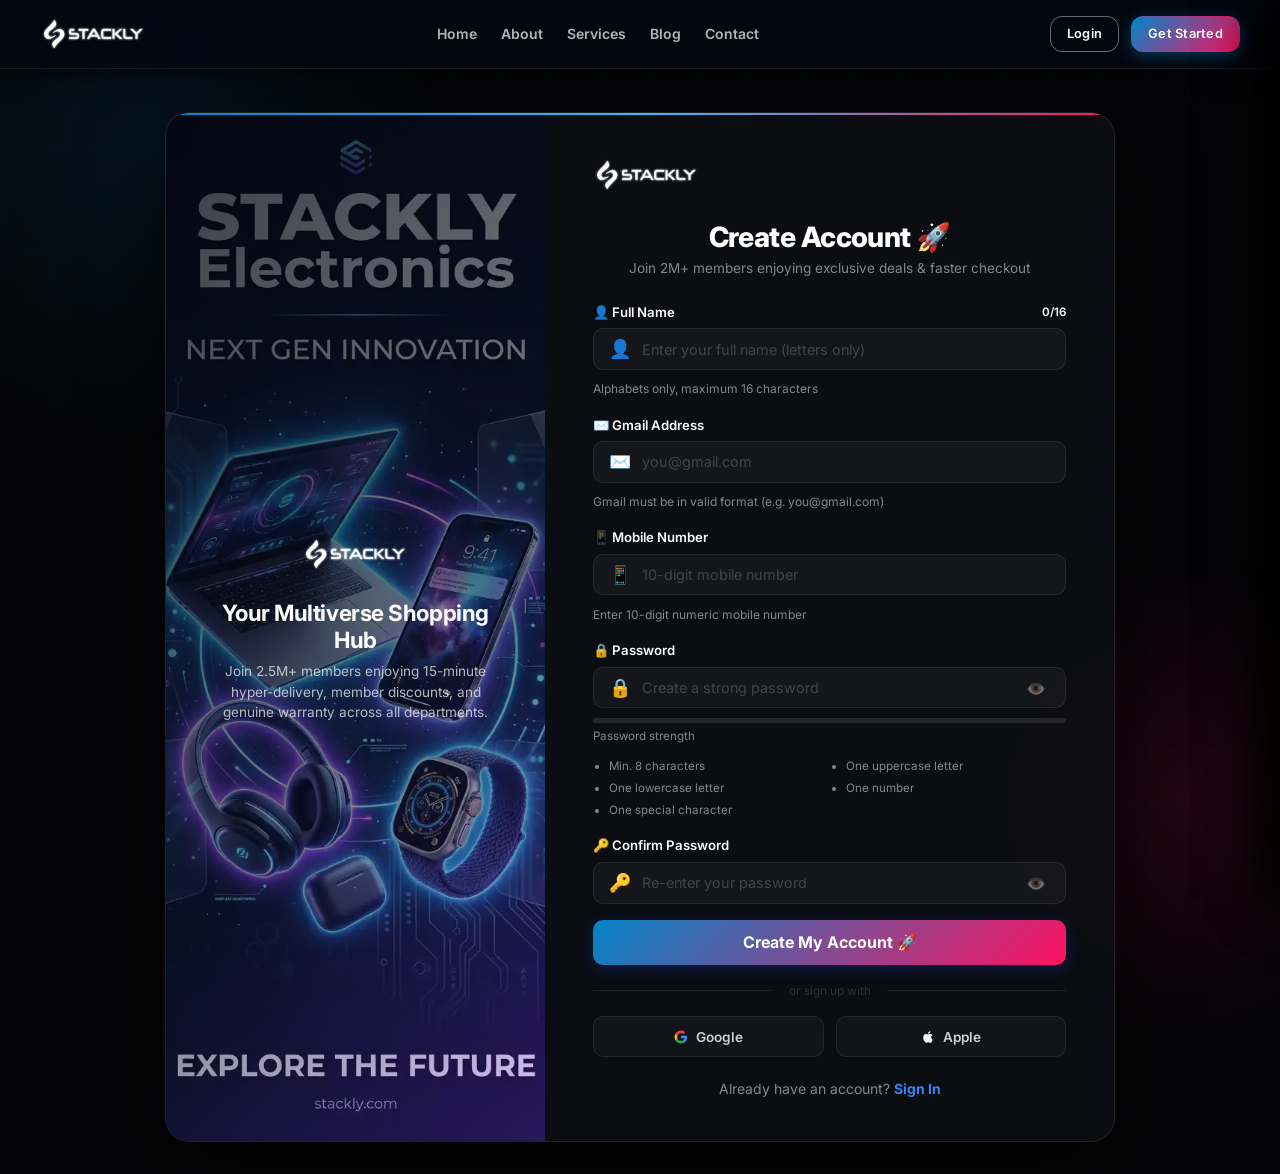
<file: get-started.html>
<!DOCTYPE html>
<html lang="en">
<head>
  <meta charset="UTF-8" />
  <meta name="viewport" content="width=device-width, initial-scale=1.0" />
  <meta name="description" content="Create your Stackly Electronics account and enjoy exclusive deals, faster checkout, and order tracking." />
  <meta name="robots" content="noindex, nofollow" />
  <title>Create Account — Stackly Multiverse Hypermarket</title>
  <link rel="stylesheet" href="css/variables.css" />
  <link rel="stylesheet" href="css/base.css" />
  <link rel="stylesheet" href="css/components.css" />
  <link rel="stylesheet" href="css/animations.css" />
  <link rel="stylesheet" href="css/responsive.css" />
  <style>
    :root {
      --font-sans: 'Outfit', 'Inter', -apple-system, sans-serif;
      --bg-color: #050507; /* Pure Jet Black */
      --card-bg: rgba(14, 16, 21, 0.85); /* Jet Black glassmorphic card */
      --text-main: #ffffff;
      --text-muted: rgba(255, 255, 255, 0.5);
      --border-color: rgba(255, 255, 255, 0.08);
      --grad-primary: linear-gradient(135deg, #0284C7, #FF1361);
    }

    body {
      font-family: var(--font-sans);
      background-color: var(--bg-color);
      color: var(--text-main);
      margin: 0;
      padding: 0;
      min-height: 100vh;
      display: flex;
      align-items: center;
      justify-content: center;
      position: relative;
      overflow-x: hidden;
    }

    /* Background animated orbs (matching the website theme) */
    .auth-bg {
      position: fixed;
      inset: 0;
      pointer-events: none;
      z-index: 0;
    }
    .auth-bg .orb-1 {
      position: absolute;
      width: 600px; height: 600px;
      top: -150px; left: -150px;
      background: radial-gradient(circle, rgba(2, 132, 199, 0.12) 0%, transparent 70%);
      animation: pulseGlow 8s ease-in-out infinite;
    }
    .auth-bg .orb-2 {
      position: absolute;
      width: 500px; height: 500px;
      bottom: -150px; right: -150px;
      background: radial-gradient(circle, rgba(255, 19, 97, 0.12) 0%, transparent 70%);
      animation: pulseGlow 10s ease-in-out infinite 2s;
    }
    .auth-bg .grid-pattern {
      position: absolute;
      inset: 0;
      background-image:
        linear-gradient(rgba(2, 132, 199, 0.03) 1px, transparent 1px),
        linear-gradient(90deg, rgba(2, 132, 199, 0.03) 1px, transparent 1px);
      background-size: 50px 50px;
    }

    /* Card Layout */
    .auth-container-new {
      width: 100%;
      max-width: 950px;
      margin: 2rem;
      position: relative;
      z-index: 1;
    }
    .auth-card-split {
      background: var(--card-bg);
      border: 1px solid var(--border-color);
      border-radius: 24px;
      backdrop-filter: blur(20px);
      -webkit-backdrop-filter: blur(20px);
      box-shadow: 0 30px 80px rgba(0, 0, 0, 0.7);
      display: flex;
      min-height: 620px;
      overflow: hidden;
      position: relative;
    }
    /* Neon top border line */
    .auth-card-split::before {
      content: '';
      position: absolute;
      top: 0; left: 0; right: 0;
      height: 2px;
      background: linear-gradient(90deg, #0284C7, #38BDF8, #FF1361);
      z-index: 10;
    }

    /* Left panel - Image */
    .auth-left-image {
      flex: 0 0 40%;
      position: relative;
      overflow: hidden;
    }
    .auth-left-image img {
      width: 100%;
      height: 100%;
      object-fit: cover;
      object-position: center;
      display: block;
    }
    .auth-left-overlay {
      position: absolute;
      inset: 0;
      background: linear-gradient(
        135deg,
        rgba(5, 8, 17, 0.8) 0%,
        rgba(13, 20, 37, 0.5) 60%,
        rgba(124, 58, 237, 0.3) 100%
      );
      display: flex;
      flex-direction: column;
      align-items: center;
      justify-content: center;
      padding: 2.5rem;
      text-align: center;
    }
    .left-overlay-logo {
      display: flex;
      align-items: center;
      gap: 0.6rem;
      margin-bottom: 1.5rem;
      text-decoration: none;
    }
    .left-overlay-logo-icon {
      width: 38px; height: 38px;
      background: var(--grad-primary);
      border-radius: 10px;
      display: flex; align-items: center; justify-content: center;
      box-shadow: 0 0 15px rgba(20, 71, 230, 0.4);
    }
    .left-overlay-logo-icon svg {
      width: 20px; height: 20px;
    }
    .left-overlay-logo-text {
      font-size: 1.6rem;
      font-weight: 800;
      color: #ffffff;
      letter-spacing: 0.03em;
    }
    .left-overlay-logo-text span {
      color: #60a5fa;
    }
    .left-overlay-title {
      font-size: 1.4rem;
      font-weight: 700;
      color: #ffffff;
      margin-bottom: 0.5rem;
    }
    .left-overlay-subtitle {
      font-size: 0.85rem;
      color: rgba(255, 255, 255, 0.7);
      line-height: 1.5;
      margin: 0;
    }

    /* Right panel - Form */
    .auth-right-form {
      flex: 1;
      padding: 2.5rem 3rem;
      display: flex;
      flex-direction: column;
      justify-content: center;
      overflow-y: auto;
    }

    /* Titles */
    .logo-container {
      display: flex;
      align-items: center;
      justify-content: center;
      gap: 0.5rem;
      margin-bottom: 1rem;
      text-decoration: none;
    }
    .logo-icon-wrap {
      width: 32px;
      height: 32px;
      background: var(--grad-primary);
      border-radius: 8px;
      display: flex;
      align-items: center;
      justify-content: center;
    }
    .logo-text {
      font-size: 1.5rem;
      font-weight: 800;
      letter-spacing: 0.03em;
      color: #ffffff;
    }
    .logo-text span {
      color: #60a5fa;
    }
    .auth-title {
      font-size: 1.75rem;
      font-weight: 800;
      color: #ffffff;
      text-align: center;
      margin: 0 0 0.25rem 0;
    }
    .auth-subtitle {
      font-size: 0.85rem;
      color: var(--text-muted);
      text-align: center;
      margin: 0 0 1.5rem 0;
      line-height: 1.4;
    }

    /* Fields */
    .form-group {
      display: flex;
      flex-direction: column;
      gap: 0.35rem;
      margin-bottom: 1rem;
      position: relative;
    }
    .form-label-row {
      display: flex;
      justify-content: space-between;
      align-items: center;
    }
    .form-label {
      font-size: 0.825rem;
      font-weight: 600;
      color: var(--text-main);
      display: flex;
      align-items: center;
      gap: 0.35rem;
    }
    .counter-text {
      font-size: 0.725rem;
      color: rgba(255, 255, 255, 0.4);
      font-weight: 600;
    }
    .input-wrapper {
      position: relative;
    }
    .input-icon {
      position: absolute;
      left: 1rem; top: 50%;
      transform: translateY(-50%);
      font-size: 0.95rem;
      color: rgba(255, 255, 255, 0.4);
      pointer-events: none;
      display: flex;
      align-items: center;
    }
    .form-input {
      width: 100%;
      padding: 0.7rem 1rem 0.7rem 2.6rem;
      background: rgba(255, 255, 255, 0.04);
      border: 1px solid rgba(255, 255, 255, 0.08);
      border-radius: 10px;
      font-family: var(--font-sans);
      font-size: 0.9rem;
      color: #ffffff;
      transition: all 0.2s ease;
      box-sizing: border-box;
    }
    .form-input::placeholder {
      color: rgba(255, 255, 255, 0.2);
    }
    .form-input:focus {
      outline: none;
      background: rgba(255, 255, 255, 0.06);
      border-color: #3b82f6;
      box-shadow: 0 0 0 3px rgba(59, 130, 246, 0.15);
    }
    .form-input.error {
      border-color: #ef4444;
      background: rgba(239, 68, 68, 0.05);
    }
    .form-input.success {
      border-color: #10b981;
      background: rgba(16, 185, 129, 0.05);
    }

    /* Password toggle */
    .input-toggle {
      position: absolute;
      right: 1rem; top: 50%;
      transform: translateY(-50%);
      background: none;
      border: none;
      color: rgba(255, 255, 255, 0.4);
      cursor: pointer;
      font-size: 1rem;
      padding: 0.25rem;
      display: flex;
      align-items: center;
      justify-content: center;
      line-height: 1;
    }
    .input-toggle:hover {
      color: #ffffff;
    }

    /* Password strength indicator */
    .password-strength {
      margin-top: 0.25rem;
    }
    .strength-bar {
      height: 5px;
      background: rgba(255, 255, 255, 0.1);
      border-radius: 3px;
      overflow: hidden;
      margin-bottom: 0.25rem;
    }
    .strength-fill {
      height: 100%;
      width: 0;
      transition: all 0.3s ease;
    }
    .strength-text {
      display: flex;
      justify-content: space-between;
      font-size: 0.725rem;
      color: var(--text-muted);
    }
    .strength-label {
      font-weight: 700;
    }
    .pw-rules-grid {
      margin-top: 0.4rem;
      font-size: 0.725rem;
      color: var(--text-muted);
      padding-left: 1rem;
      display: grid;
      grid-template-columns: 1fr 1fr;
      gap: 0.2rem 1rem;
      list-style: disc;
    }

    /* Submit CTA button (purple-blue gradient) */
    .auth-submit {
      width: 100%;
      padding: 0.8rem;
      background: var(--grad-primary);
      border: none;
      border-radius: 10px;
      color: #ffffff;
      font-family: var(--font-sans);
      font-size: 1rem;
      font-weight: 700;
      cursor: pointer;
      transition: all 0.2s ease;
      display: flex;
      align-items: center;
      justify-content: center;
      gap: 0.5rem;
      box-shadow: 0 4px 15px rgba(20, 71, 230, 0.25);
      margin-top: 0.5rem;
    }
    .auth-submit:hover {
      box-shadow: 0 6px 20px rgba(20, 71, 230, 0.4);
      transform: translateY(-1px);
    }
    .auth-submit:active {
      transform: translateY(0);
    }

    /* Divider */
    .auth-divider {
      display: flex;
      align-items: center;
      gap: 1rem;
      color: rgba(255, 255, 255, 0.15);
      font-size: 0.75rem;
      margin: 1rem 0;
    }
    .auth-divider::before, .auth-divider::after {
      content: '';
      flex: 1;
      height: 1px;
      background: rgba(255, 255, 255, 0.08);
    }

    /* Social Auth */
    .auth-social {
      display: flex;
      gap: 0.75rem;
    }
    .auth-social-btn {
      flex: 1;
      padding: 0.7rem;
      background: rgba(255, 255, 255, 0.03);
      border: 1px solid rgba(255, 255, 255, 0.08);
      border-radius: 10px;
      color: rgba(255, 255, 255, 0.8);
      font-family: var(--font-sans);
      font-size: 0.85rem;
      font-weight: 600;
      cursor: pointer;
      display: flex;
      align-items: center;
      justify-content: center;
      gap: 0.5rem;
      transition: all 0.2s ease;
      text-decoration: none;
    }
    .auth-social-btn:hover {
      background: rgba(255, 255, 255, 0.06);
      border-color: rgba(255, 255, 255, 0.15);
      color: #ffffff;
    }

    /* Bottom Redirect */
    .auth-switch {
      text-align: center;
      font-size: 0.875rem;
      color: var(--text-muted);
      margin-top: 1.25rem;
    }
    .auth-switch a {
      color: #3b82f6;
      font-weight: 700;
      text-decoration: none;
      transition: color 0.2s ease;
    }
    .auth-switch a:hover {
      color: #60a5fa;
    }

    /* Field errors */
    .field-error {
      font-size: 0.75rem;
      color: #ef4444;
      margin-top: 0.25rem;
      display: flex;
      align-items: center;
      gap: 0.25rem;
    }
    .field-error.hidden {
      display: none;
    }

    /* Success Redirect Panel */
    .auth-success-state {
      text-align: center;
      padding: 2rem 1rem;
      display: none;
    }
    .auth-success-state.show {
      display: block;
    }
    .success-icon {
      font-size: 3rem;
      margin-bottom: 1rem;
    }
    .auth-success-title {
      font-size: 1.5rem;
      color: #10b981;
      font-weight: 800;
      margin-bottom: 0.5rem;
    }
    .auth-success-msg {
      font-size: 0.9rem;
      color: var(--text-muted);
      margin-bottom: 1.5rem;
    }

    /* Pulse Glow Animation */
    @keyframes pulseGlow {
      0%, 100% { opacity: 0.8; transform: scale(1); }
      50% { opacity: 1; transform: scale(1.05); }
    }

    /* Responsive */
    @media (max-width: 900px) {
      .auth-card-split {
        flex-direction: column;
        min-height: auto;
      }
      .auth-left-image {
        display: none;
      }
      .auth-right-form {
        padding: 2.5rem 1.5rem;
      }
    }
  </style>
</head>
<body style="padding-top: 5rem;">

  <!-- Floating Background Animated Orbs -->
  <div class="auth-bg" aria-hidden="true">
    <div class="orb-1"></div>
    <div class="orb-2"></div>
    <div class="grid-pattern"></div>
  </div>

  <!-- Top Navigation Bar -->
  <header style="width:100%;position:fixed;top:0;left:0;z-index:100;backdrop-filter:blur(16px);-webkit-backdrop-filter:blur(16px);background:rgba(5,8,17,0.85);border-bottom:1px solid rgba(255,255,255,0.08);padding:0.75rem 1.5rem">
    <div style="max-width:1200px;margin:0 auto;display:flex;align-items:center;justify-content:space-between">
      <a href="index.html" class="logo" id="nav-brand-logo" aria-label="Stackly Home">
        <img class="logo-img" src="images/stackly-logo.webp" alt="Stackly Logo" style="height:44px">
      </a>
      <div style="display:flex;align-items:center;gap:1.5rem" class="auth-nav-links">
        <a href="index.html" style="color:rgba(255,255,255,0.7);text-decoration:none;font-size:0.875rem;font-weight:600">Home</a>
        <a href="about.html" style="color:rgba(255,255,255,0.7);text-decoration:none;font-size:0.875rem;font-weight:600">About</a>
        <a href="services.html" style="color:rgba(255,255,255,0.7);text-decoration:none;font-size:0.875rem;font-weight:600">Services</a>
        <a href="blog.html" style="color:rgba(255,255,255,0.7);text-decoration:none;font-size:0.875rem;font-weight:600">Blog</a>
        <a href="contact.html" style="color:rgba(255,255,255,0.7);text-decoration:none;font-size:0.875rem;font-weight:600">Contact</a>
      </div>
      <div style="display:flex;align-items:center;gap:0.75rem">
        <a href="login.html" class="btn btn-outline btn-sm btn-shimmer" style="padding:0.45rem 1rem;font-size:0.8rem">Login</a>
        <a href="create-account.html" class="btn btn-secondary btn-sm btn-shimmer" style="padding:0.45rem 1rem;font-size:0.8rem">Get Started</a>
      </div>
    </div>
  </header>

  <div class="auth-container-new">
    <div class="auth-card-split">
      
      <!-- ── LEFT PANEL: PREMIUM IMAGE SHOWCASE ── -->
      <div class="auth-left-image">
        <img src="images/auth-side.webp" alt="Premium electronics collection at Stackly" />
        <div class="auth-left-overlay">
          <!-- Logo inside left panel -->
          <a href="index.html" class="logo" aria-label="Stackly Home" style="margin-bottom:1.5rem">
            <img class="logo-img" src="images/stackly-logo.webp" alt="Stackly Logo" style="height:44px">
          </a>
          <h2 class="left-overlay-title">Your Multiverse Shopping Hub</h2>
          <p class="left-overlay-subtitle">Join 2.5M+ members enjoying 15-minute hyper-delivery, member discounts, and genuine warranty across all departments.</p>
        </div>
      </div>

      <!-- ── RIGHT PANEL: FORM ── -->
      <section class="auth-right-form" aria-label="Create account form container">
        
        <!-- Logo -->
        <a href="index.html" class="logo" aria-label="Stackly Home" style="margin-bottom:1.5rem;display:inline-flex">
          <img class="logo-img" src="images/stackly-logo.webp" alt="Stackly Logo" style="height:44px">
        </a>

        <h1 class="auth-title">Create Account 🚀</h1>
        <p class="auth-subtitle">Join 2M+ members enjoying exclusive deals &amp; faster checkout</p>

        <div id="form-content">
          <form id="register-form" novalidate aria-label="Registration details form">
            
            <!-- Full Name -->
            <div class="form-group">
              <div class="form-label-row">
                <label class="form-label" for="reg-name">👤 Full Name</label>
                <span id="name-counter" class="counter-text">0/16</span>
              </div>
              <div class="input-wrapper">
                <span class="input-icon">👤</span>
                <input
                  type="text"
                  id="reg-name"
                  name="name"
                  class="form-input"
                  placeholder="Enter your full name (letters only)"
                  required
                  maxlength="16"
                  autocomplete="name"
                  aria-required="true"
                  aria-describedby="name-error"
                />
              </div>
              <span class="field-hint" style="font-size:0.75rem;color:var(--text-muted);margin-top:0.25rem;display:block">Alphabets only, maximum 16 characters</span>
              <div id="name-error" class="field-error hidden" role="alert" aria-live="polite"></div>
            </div>

            <!-- Email Address -->
            <div class="form-group">
              <label class="form-label" for="reg-email">✉️ Gmail Address</label>
              <div class="input-wrapper">
                <span class="input-icon">✉️</span>
                <input
                  type="email"
                  id="reg-email"
                  name="email"
                  class="form-input"
                  placeholder="you@gmail.com"
                  required
                  autocomplete="email"
                  aria-required="true"
                  aria-describedby="reg-email-error"
                />
              </div>
              <span class="field-hint" style="font-size:0.75rem;color:var(--text-muted);margin-top:0.25rem;display:block">Gmail must be in valid format (e.g. you@gmail.com)</span>
              <div id="reg-email-error" class="field-error hidden" role="alert" aria-live="polite"></div>
            </div>

            <!-- Mobile Number -->
            <div class="form-group">
              <label class="form-label" for="reg-mobile">📱 Mobile Number</label>
              <div class="input-wrapper">
                <span class="input-icon">📱</span>
                <input
                  type="tel"
                  id="reg-mobile"
                  name="mobile"
                  class="form-input"
                  placeholder="10-digit mobile number"
                  required
                  maxlength="10"
                  autocomplete="tel"
                  aria-required="true"
                  aria-describedby="mobile-error"
                  inputmode="numeric"
                  pattern="\d{10}"
                />
              </div>
              <span class="field-hint" style="font-size:0.75rem;color:var(--text-muted);margin-top:0.25rem;display:block">Enter 10-digit numeric mobile number</span>
              <div id="mobile-error" class="field-error hidden" role="alert" aria-live="polite"></div>
            </div>

            <!-- Password -->
            <div class="form-group">
              <label class="form-label" for="reg-password">🔒 Password</label>
              <div class="input-wrapper">
                <span class="input-icon">🔒</span>
                <input
                  type="password"
                  id="reg-password"
                  name="password"
                  class="form-input"
                  placeholder="Create a strong password"
                  required
                  autocomplete="new-password"
                  aria-required="true"
                  aria-describedby="password-error password-strength-desc"
                  style="padding-right: 3rem;"
                />
                <button type="button" class="input-toggle" aria-label="Toggle password visibility">👁️</button>
              </div>
              <div id="password-error" class="field-error hidden" role="alert" aria-live="polite"></div>
              
              <!-- Strength indicator -->
              <div class="password-strength" id="password-strength-desc" aria-label="Password strength">
                <div class="strength-bar">
                  <div class="strength-fill" id="strength-fill" role="progressbar" aria-valuenow="0" aria-valuemin="0" aria-valuemax="100"></div>
                </div>
                <div class="strength-text">
                  <span>Password strength</span>
                  <span class="strength-label" id="strength-label" aria-live="polite"></span>
                </div>
              </div>
              
              <ul class="pw-rules-grid">
                <li>Min. 8 characters</li>
                <li>One uppercase letter</li>
                <li>One lowercase letter</li>
                <li>One number</li>
                <li>One special character</li>
              </ul>
            </div>

            <!-- Confirm Password -->
            <div class="form-group">
              <label class="form-label" for="reg-confirm-password">🔑 Confirm Password</label>
              <div class="input-wrapper">
                <span class="input-icon">🔑</span>
                <input
                  type="password"
                  id="reg-confirm-password"
                  name="confirm-password"
                  class="form-input"
                  placeholder="Re-enter your password"
                  required
                  autocomplete="new-password"
                  aria-required="true"
                  aria-describedby="confirm-pw-error"
                  style="padding-right: 3rem;"
                />
                <button type="button" class="input-toggle" aria-label="Toggle confirm password visibility">👁️</button>
              </div>
              <div id="confirm-pw-error" class="field-error hidden" role="alert" aria-live="polite"></div>
            </div>

            <!-- Submit Button -->
            <button type="submit" class="auth-submit" id="register-submit">
              <span>Create My Account 🚀</span>
            </button>

          </form>

          <!-- Divider -->
          <div class="auth-divider">or sign up with</div>

          <!-- Social Buttons -->
          <div class="auth-social">
            <button class="auth-social-btn" type="button" onclick="window.location.href='404.html'" aria-label="Continue with Google">
              <svg width="14" height="14" viewBox="0 0 24 24"><path d="M22.56 12.25c0-.78-.07-1.53-.2-2.25H12v4.26h5.92c-.26 1.37-1.04 2.53-2.21 3.31v2.77h3.57c2.08-1.92 3.28-4.74 3.28-8.09z" fill="#4285F4"/><path d="M12 23c2.97 0 5.46-.98 7.28-2.66l-3.57-2.77c-.98.66-2.23 1.06-3.71 1.06-2.86 0-5.29-1.93-6.16-4.53H2.18v2.84C3.99 20.53 7.7 23 12 23z" fill="#34A853"/><path d="M5.84 14.09c-.22-.66-.35-1.36-.35-2.09s.13-1.43.35-2.09V7.07H2.18C1.43 8.55 1 10.22 1 12s.43 3.45 1.18 4.93l2.85-2.22.81-.62z" fill="#FBBC05"/><path d="M12 5.38c1.62 0 3.06.56 4.21 1.64l3.15-3.15C17.45 2.09 14.97 1 12 1 7.7 1 3.99 3.47 2.18 7.07l3.66 2.84c.87-2.6 3.3-4.53 6.16-4.53z" fill="#EA4335"/></svg>
              Google
            </button>
            <button class="auth-social-btn" type="button" onclick="window.location.href='404.html'" aria-label="Continue with Apple">
              <svg width="14" height="14" viewBox="0 0 24 24" fill="white"><path d="M18.71 19.5c-.83 1.24-1.71 2.45-3.05 2.47-1.34.03-1.77-.79-3.29-.79-1.53 0-2 .77-3.27.82-1.31.05-2.3-1.32-3.14-2.53C4.25 17 2.94 12.45 4.7 9.39c.87-1.52 2.43-2.48 4.12-2.51 1.28-.02 2.5.87 3.29.87.78 0 2.26-1.07 3.8-.91.65.03 2.47.26 3.64 1.98-.09.06-2.17 1.28-2.15 3.81.03 3.02 2.65 4.03 2.68 4.04-.03.07-.42 1.44-1.38 2.83M13 3.5c.73-.83 1.94-1.46 2.94-1.5.13 1.17-.34 2.35-1.04 3.19-.69.85-1.83 1.51-2.95 1.42-.15-1.15.41-2.35 1.05-3.11z"/></svg>
              Apple
            </button>
          </div>

          <p class="auth-switch">
            Already have an account? <a href="login.html">Sign In</a>
          </p>
        </div>

        <!-- Success Redirect Panel -->
        <div id="success-state" class="auth-success-state">
          <div class="success-icon" aria-hidden="true">🎉</div>
          <h2 class="auth-success-title">Account Created!</h2>
          <p class="auth-success-msg">Welcome to Stackly Electronics! Your account is ready. You can now log in and start shopping with exclusive member benefits.</p>
          <a href="login.html" class="btn btn-primary btn-lg magnetic" style="margin: 0 auto; display: inline-flex;">Sign In Now →</a>
        </div>

      </section>

    </div>
  </div>

  <script src="js/core.js"></script>
  <script src="js/animations.js"></script>
  <script src="js/auth.js"></script>
  <script src="js/store-engine.js"></script>
</body>
</html>
</file>
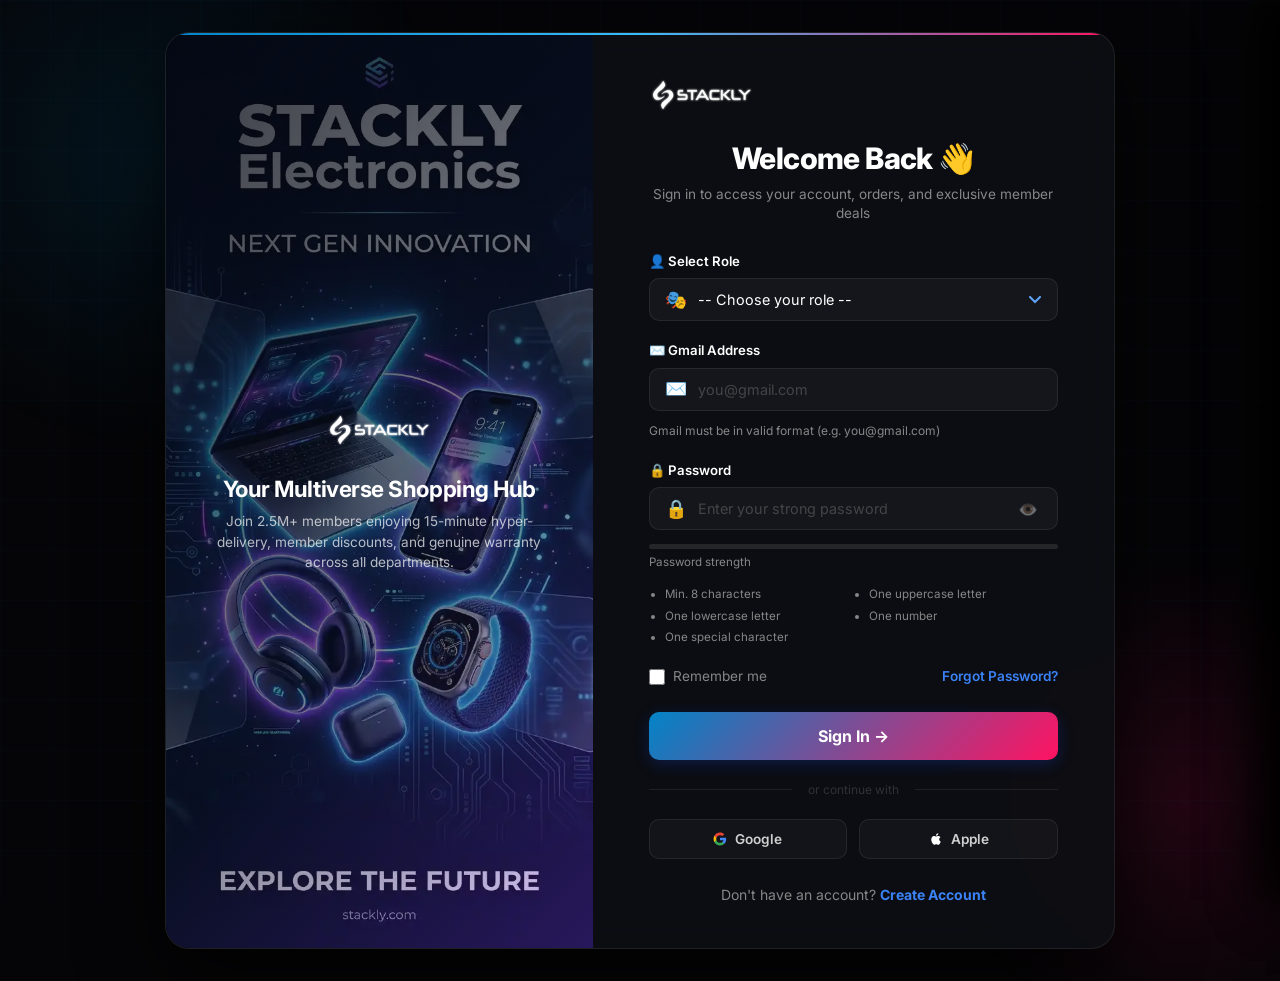
<file: login.html>
<!DOCTYPE html>
<html lang="en">
<head>
  <meta charset="UTF-8" />
  <meta name="viewport" content="width=device-width, initial-scale=1.0" />
  <meta name="description" content="Login to your Stackly Electronics account and access exclusive deals, orders, and wishlist." />
  <meta name="robots" content="noindex, nofollow" />
  <title>Login — Stackly Multiverse Hypermarket</title>
  <link rel="stylesheet" href="css/variables.css" />
  <link rel="stylesheet" href="css/base.css" />
  <link rel="stylesheet" href="css/components.css" />
  <link rel="stylesheet" href="css/animations.css" />
  <link rel="stylesheet" href="css/responsive.css" />
  <style>
    :root {
      --font-sans: 'Outfit', 'Inter', -apple-system, sans-serif;
      --bg-color: #050507; /* Pure Jet Black */
      --card-bg: rgba(14, 16, 21, 0.85); /* Jet Black glassmorphic card */
      --text-main: #ffffff;
      --text-muted: rgba(255, 255, 255, 0.5);
      --border-color: rgba(255, 255, 255, 0.08);
      --grad-primary: linear-gradient(135deg, #0284C7, #FF1361);
    }

    body {
      font-family: var(--font-sans);
      background-color: var(--bg-color);
      color: var(--text-main);
      margin: 0;
      padding: 0;
      min-height: 100vh;
      display: flex;
      align-items: center;
      justify-content: center;
      position: relative;
      overflow-x: hidden;
    }

    /* Background animated orbs (matching the website theme) */
    .auth-bg {
      position: fixed;
      inset: 0;
      pointer-events: none;
      z-index: 0;
    }
    .auth-bg .orb-1 {
      position: absolute;
      width: 600px; height: 600px;
      top: -150px; left: -150px;
      background: radial-gradient(circle, rgba(2, 132, 199, 0.12) 0%, transparent 70%);
      animation: pulseGlow 8s ease-in-out infinite;
    }
    .auth-bg .orb-2 {
      position: absolute;
      width: 500px; height: 500px;
      bottom: -150px; right: -150px;
      background: radial-gradient(circle, rgba(255, 19, 97, 0.12) 0%, transparent 70%);
      animation: pulseGlow 10s ease-in-out infinite 2s;
    }
    .auth-bg .grid-pattern {
      position: absolute;
      inset: 0;
      background-image:
        linear-gradient(rgba(2, 132, 199, 0.03) 1px, transparent 1px),
        linear-gradient(90deg, rgba(2, 132, 199, 0.03) 1px, transparent 1px);
      background-size: 50px 50px;
    }

    /* Card Layout */
    .auth-container-new {
      width: 100%;
      max-width: 950px;
      margin: 2rem;
      position: relative;
      z-index: 1;
    }
    .auth-card-split {
      background: var(--card-bg);
      border: 1px solid var(--border-color);
      border-radius: 24px;
      backdrop-filter: blur(20px);
      -webkit-backdrop-filter: blur(20px);
      box-shadow: 0 30px 80px rgba(0, 0, 0, 0.7);
      display: flex;
      min-height: 600px;
      overflow: hidden;
      position: relative;
    }
    /* Neon top border line */
    .auth-card-split::before {
      content: '';
      position: absolute;
      top: 0; left: 0; right: 0;
      height: 2px;
      background: linear-gradient(90deg, #0284C7, #38BDF8, #FF1361);
      z-index: 10;
    }

    /* Left panel - Image */
    .auth-left-image {
      flex: 0 0 45%;
      position: relative;
      overflow: hidden;
    }
    .auth-left-image img {
      width: 100%;
      height: 100%;
      object-fit: cover;
      object-position: center;
      display: block;
    }
    .auth-left-overlay {
      position: absolute;
      inset: 0;
      background: linear-gradient(
        135deg,
        rgba(5, 8, 17, 0.8) 0%,
        rgba(13, 20, 37, 0.5) 60%,
        rgba(124, 58, 237, 0.3) 100%
      );
      display: flex;
      flex-direction: column;
      align-items: center;
      justify-content: center;
      padding: 2.5rem;
      text-align: center;
    }
    .left-overlay-logo {
      display: flex;
      align-items: center;
      gap: 0.6rem;
      margin-bottom: 1.5rem;
      text-decoration: none;
    }
    .left-overlay-logo-icon {
      width: 38px; height: 38px;
      background: var(--grad-primary);
      border-radius: 10px;
      display: flex; align-items: center; justify-content: center;
      box-shadow: 0 0 15px rgba(20, 71, 230, 0.4);
    }
    .left-overlay-logo-icon svg {
      width: 20px; height: 20px;
    }
    .left-overlay-logo-text {
      font-size: 1.6rem;
      font-weight: 800;
      color: #ffffff;
      letter-spacing: 0.03em;
    }
    .left-overlay-logo-text span {
      color: #60a5fa;
    }
    .left-overlay-title {
      font-size: 1.4rem;
      font-weight: 700;
      color: #ffffff;
      margin-bottom: 0.5rem;
    }
    .left-overlay-subtitle {
      font-size: 0.85rem;
      color: rgba(255, 255, 255, 0.7);
      line-height: 1.5;
      margin: 0;
    }

    /* Right panel - Form */
    .auth-right-form {
      flex: 1;
      padding: 2.5rem 3.5rem;
      display: flex;
      flex-direction: column;
      justify-content: center;
    }

    /* Titles */
    .logo-container {
      display: flex;
      align-items: center;
      justify-content: center;
      gap: 0.5rem;
      margin-bottom: 1.5rem;
      text-decoration: none;
    }
    .logo-icon-wrap {
      width: 32px;
      height: 32px;
      background: var(--grad-primary);
      border-radius: 8px;
      display: flex;
      align-items: center;
      justify-content: center;
    }
    .logo-text {
      font-size: 1.5rem;
      font-weight: 800;
      letter-spacing: 0.03em;
      color: #ffffff;
    }
    .logo-text span {
      color: #60a5fa;
    }
    .auth-title {
      font-size: 1.85rem;
      font-weight: 800;
      color: #ffffff;
      text-align: center;
      margin: 0 0 0.5rem 0;
    }
    .auth-subtitle {
      font-size: 0.85rem;
      color: var(--text-muted);
      text-align: center;
      margin: 0 0 1.75rem 0;
      line-height: 1.4;
    }

    /* Fields */
    .form-group {
      display: flex;
      flex-direction: column;
      gap: 0.4rem;
      margin-bottom: 1.2rem;
      position: relative;
    }
    .form-label {
      font-size: 0.825rem;
      font-weight: 600;
      color: var(--text-main);
      display: flex;
      align-items: center;
      gap: 0.35rem;
    }
    .input-wrapper {
      position: relative;
    }
    .input-icon {
      position: absolute;
      left: 1rem; top: 50%;
      transform: translateY(-50%);
      font-size: 0.95rem;
      color: rgba(255, 255, 255, 0.4);
      pointer-events: none;
      display: flex;
      align-items: center;
    }
    .form-input {
      width: 100%;
      padding: 0.75rem 1rem 0.75rem 2.6rem;
      background: rgba(255, 255, 255, 0.04);
      border: 1px solid rgba(255, 255, 255, 0.08);
      border-radius: 10px;
      font-family: var(--font-sans);
      font-size: 0.9rem;
      color: #ffffff;
      transition: all 0.2s ease;
      box-sizing: border-box;
    }
    .form-input::placeholder {
      color: rgba(255, 255, 255, 0.2);
    }
    .form-input:focus {
      outline: none;
      background: rgba(255, 255, 255, 0.06);
      border-color: #3b82f6;
      box-shadow: 0 0 0 3px rgba(59, 130, 246, 0.15);
    }
    .form-input.error {
      border-color: #ef4444;
      background: rgba(239, 68, 68, 0.05);
    }
    .form-input.success {
      border-color: #10b981;
      background: rgba(16, 185, 129, 0.05);
    }

    /* Select styles */
    .form-select {
      appearance: none;
      -webkit-appearance: none;
      background-image: url("data:image/svg+xml,%3Csvg xmlns='http://www.w3.org/2000/svg' width='12' height='8' viewBox='0 0 12 8'%3E%3Cpath d='M1 1l5 5 5-5' stroke='%2360A5FA' stroke-width='2' fill='none' stroke-linecap='round'/%3E%3C/svg%3E");
      background-repeat: no-repeat;
      background-position: right 1rem center;
      padding-right: 2.5rem !important;
      cursor: pointer;
    }
    .form-select option {
      background: #0A0B0E;
      color: #ffffff;
    }

    /* Password toggle */
    .input-toggle {
      position: absolute;
      right: 1rem; top: 50%;
      transform: translateY(-50%);
      background: none;
      border: none;
      color: rgba(255, 255, 255, 0.4);
      cursor: pointer;
      font-size: 1rem;
      padding: 0.25rem;
      display: flex;
      align-items: center;
      justify-content: center;
      line-height: 1;
    }
    .input-toggle:hover {
      color: #ffffff;
    }

    /* Password strength indicator */
    .strength-bar {
      height: 5px;
      background: rgba(255, 255, 255, 0.1);
      border-radius: 3px;
      overflow: hidden;
      margin-bottom: 0.25rem;
      margin-top: 0.5rem;
    }
    .strength-fill {
      height: 100%;
      width: 0;
      transition: all 0.3s ease;
    }
    .strength-text {
      display: flex;
      justify-content: space-between;
      font-size: 0.725rem;
      color: var(--text-muted);
    }
    .strength-label {
      font-weight: 700;
    }
    .pw-rules-grid {
      margin-top: 0.4rem;
      font-size: 0.725rem;
      color: var(--text-muted);
      padding-left: 1rem;
      display: grid;
      grid-template-columns: 1fr 1fr;
      gap: 0.2rem 1rem;
      list-style: disc;
    }

    /* Checkbox & Forgot link */
    .auth-row {
      display: flex;
      justify-content: space-between;
      align-items: center;
      margin-bottom: 1.5rem;
      font-size: 0.85rem;
    }
    .auth-checkbox {
      display: flex;
      align-items: center;
      gap: 0.5rem;
      color: var(--text-muted);
      cursor: pointer;
    }
    .auth-checkbox input {
      width: 16px;
      height: 16px;
      accent-color: #3b82f6;
      cursor: pointer;
    }
    .auth-forgot {
      color: #3b82f6;
      font-weight: 600;
      text-decoration: none;
      transition: color 0.2s ease;
    }
    .auth-forgot:hover {
      color: #60a5fa;
    }

    /* Submit CTA button (purple-blue gradient) */
    .auth-submit {
      width: 100%;
      padding: 0.875rem;
      background: var(--grad-primary);
      border: none;
      border-radius: 10px;
      color: #ffffff;
      font-family: var(--font-sans);
      font-size: 1rem;
      font-weight: 700;
      cursor: pointer;
      transition: all 0.2s ease;
      display: flex;
      align-items: center;
      justify-content: center;
      gap: 0.5rem;
      box-shadow: 0 4px 15px rgba(20, 71, 230, 0.25);
    }
    .auth-submit:hover {
      box-shadow: 0 6px 20px rgba(20, 71, 230, 0.4);
      transform: translateY(-1px);
    }
    .auth-submit:active {
      transform: translateY(0);
    }

    /* Divider */
    .auth-divider {
      display: flex;
      align-items: center;
      gap: 1rem;
      color: rgba(255, 255, 255, 0.15);
      font-size: 0.75rem;
      margin: 1.25rem 0;
    }
    .auth-divider::before, .auth-divider::after {
      content: '';
      flex: 1;
      height: 1px;
      background: rgba(255, 255, 255, 0.08);
    }

    /* Social Auth */
    .auth-social {
      display: flex;
      gap: 0.75rem;
    }
    .auth-social-btn {
      flex: 1;
      padding: 0.7rem;
      background: rgba(255, 255, 255, 0.03);
      border: 1px solid rgba(255, 255, 255, 0.08);
      border-radius: 10px;
      color: rgba(255, 255, 255, 0.8);
      font-family: var(--font-sans);
      font-size: 0.85rem;
      font-weight: 600;
      cursor: pointer;
      display: flex;
      align-items: center;
      justify-content: center;
      gap: 0.5rem;
      transition: all 0.2s ease;
      text-decoration: none;
    }
    .auth-social-btn:hover {
      background: rgba(255, 255, 255, 0.06);
      border-color: rgba(255, 255, 255, 0.15);
      color: #ffffff;
    }

    /* Bottom Redirect */
    .auth-switch {
      text-align: center;
      font-size: 0.875rem;
      color: var(--text-muted);
      margin-top: 1.5rem;
    }
    .auth-switch a {
      color: #3b82f6;
      font-weight: 700;
      text-decoration: none;
      transition: color 0.2s ease;
    }
    .auth-switch a:hover {
      color: #60a5fa;
    }

    /* Field errors */
    .field-error {
      font-size: 0.75rem;
      color: #ef4444;
      margin-top: 0.25rem;
      display: flex;
      align-items: center;
      gap: 0.25rem;
    }
    .field-error.hidden {
      display: none;
    }

    /* Success Redirect Panel */
    .auth-success-state {
      text-align: center;
      padding: 2rem 1rem;
      display: none;
    }
    .auth-success-state.show {
      display: block;
    }
    .success-icon {
      font-size: 3rem;
      margin-bottom: 1rem;
    }
    .auth-success-title {
      font-size: 1.5rem;
      color: #10b981;
      font-weight: 800;
      margin-bottom: 0.5rem;
    }
    .auth-success-msg {
      font-size: 0.9rem;
      color: var(--text-muted);
      margin-bottom: 1.5rem;
    }

    /* Pulse Glow Animation */
    @keyframes pulseGlow {
      0%, 100% { opacity: 0.8; transform: scale(1); }
      50% { opacity: 1; transform: scale(1.05); }
    }

    /* Responsive */
    @media (max-width: 900px) {
      .auth-card-split {
        flex-direction: column;
        min-height: auto;
      }
      .auth-left-image {
        display: none;
      }
      .auth-right-form {
        padding: 2.5rem 1.5rem;
      }
    }
  </style>
</head>
<body>

  <!-- Floating Background Animated Orbs -->
  <div class="auth-bg" aria-hidden="true">
    <div class="orb-1"></div>
    <div class="orb-2"></div>
    <div class="grid-pattern"></div>
  </div>

  <div class="auth-container-new">
    <div class="auth-card-split">
      
      <!-- ── LEFT PANEL: PREMIUM IMAGE SHOWCASE ── -->
      <div class="auth-left-image">
        <img src="images/auth-side.webp" alt="Premium electronics collection at Stackly" />
        <div class="auth-left-overlay">
          <!-- Logo inside left panel -->
          <a href="index.html" class="logo" aria-label="Stackly Home" style="margin-bottom:1.5rem">
            <img class="logo-img" src="images/stackly-logo.webp" alt="Stackly Logo" style="height:44px">
          </a>
          <h2 class="left-overlay-title">Your Multiverse Shopping Hub</h2>
          <p class="left-overlay-subtitle">Join 2.5M+ members enjoying 15-minute hyper-delivery, member discounts, and genuine warranty across all departments.</p>
        </div>
      </div>

      <!-- ── RIGHT PANEL: FORM ── -->
      <section class="auth-right-form" aria-label="Login form container">
        
        <!-- Logo -->
        <a href="index.html" class="logo" aria-label="Stackly Home" style="margin-bottom:1.5rem;display:inline-flex">
          <img class="logo-img" src="images/stackly-logo.webp" alt="Stackly Logo" style="height:44px">
        </a>

        <h1 class="auth-title">Welcome Back 👋</h1>
        <p class="auth-subtitle">Sign in to access your account, orders, and exclusive member deals</p>

        <div id="form-content">
          <form id="login-form" novalidate aria-label="Login details form">
            
            <!-- Select Role -->
            <div class="form-group">
              <label class="form-label" for="login-role">👤 Select Role</label>
              <div class="input-wrapper">
                <span class="input-icon">🎭</span>
                <select id="login-role" name="role" class="form-input form-select" required aria-required="true" aria-describedby="role-error">
                  <option value="" disabled selected>-- Choose your role --</option>
                  <option value="user">🛒 User / Customer</option>
                  <option value="admin">⚙️ Admin</option>
                </select>
              </div>
              <div id="role-error" class="field-error hidden" role="alert" aria-live="polite"></div>
            </div>

            <!-- Gmail Address -->
            <div class="form-group">
              <label class="form-label" for="login-email">✉️ Gmail Address</label>
              <div class="input-wrapper">
                <span class="input-icon">✉️</span>
                <input
                  type="email"
                  id="login-email"
                  name="email"
                  class="form-input"
                  placeholder="you@gmail.com"
                  required
                  autocomplete="email"
                  aria-required="true"
                  aria-describedby="email-error"
                />
              </div>
              <span class="field-hint" style="font-size:0.75rem;color:var(--text-muted);margin-top:0.25rem;display:block">Gmail must be in valid format (e.g. you@gmail.com)</span>
              <div id="email-error" class="field-error hidden" role="alert" aria-live="polite"></div>
            </div>

            <!-- Password -->
            <div class="form-group">
              <label class="form-label" for="login-password">🔒 Password</label>
              <div class="input-wrapper">
                <span class="input-icon">🔒</span>
                <input
                  type="password"
                  id="login-password"
                  name="password"
                  class="form-input"
                  placeholder="Enter your strong password"
                  required
                  autocomplete="current-password"
                  aria-required="true"
                  aria-describedby="pw-error"
                  style="padding-right: 3rem;"
                />
                <button type="button" class="input-toggle" aria-label="Toggle password visibility" id="pw-toggle">👁️</button>
              </div>

              <!-- Password Strength Meter -->
              <div class="strength-meter-wrap" id="login-strength-wrap">
                <div class="strength-bar">
                  <div class="strength-fill" id="login-strength-fill" role="progressbar" aria-valuenow="0" aria-valuemin="0" aria-valuemax="100"></div>
                </div>
                <div class="strength-text">
                  <span>Password strength</span>
                  <span class="strength-label" id="login-strength-label" aria-live="polite"></span>
                </div>
              </div>

              <ul class="pw-rules-grid">
                <li>Min. 8 characters</li>
                <li>One uppercase letter</li>
                <li>One lowercase letter</li>
                <li>One number</li>
                <li>One special character</li>
              </ul>

              <div id="pw-error" class="field-error hidden" role="alert" aria-live="polite"></div>
            </div>

            <!-- Remember + Forgot -->
            <div class="auth-row">
              <label class="auth-checkbox" for="remember-me">
                <input type="checkbox" id="remember-me" name="remember" />
                <span>Remember me</span>
              </label>
              <a href="javascript:void(0)" class="auth-forgot" id="forgot-link" onclick="if(window.showToast) showToast('Reset instructions sent to your registered email!', 'info'); else alert('Password reset link sent!')" aria-label="Forgot password link">Forgot Password?</a>
            </div>
            <div id="remember-error" class="field-error hidden" role="alert" aria-live="polite" style="margin-bottom: 1rem;"></div>

            <!-- Sign In button -->
            <button type="submit" class="auth-submit" id="login-submit">
              <span>Sign In →</span>
            </button>

          </form>

          <!-- Divider -->
          <div class="auth-divider">or continue with</div>

          <!-- Social Buttons -->
          <div class="auth-social">
            <button class="auth-social-btn" type="button" onclick="window.location.href='404.html'" aria-label="Sign in with Google">
              <svg width="14" height="14" viewBox="0 0 24 24"><path d="M22.56 12.25c0-.78-.07-1.53-.2-2.25H12v4.26h5.92c-.26 1.37-1.04 2.53-2.21 3.31v2.77h3.57c2.08-1.92 3.28-4.74 3.28-8.09z" fill="#4285F4"/><path d="M12 23c2.97 0 5.46-.98 7.28-2.66l-3.57-2.77c-.98.66-2.23 1.06-3.71 1.06-2.86 0-5.29-1.93-6.16-4.53H2.18v2.84C3.99 20.53 7.7 23 12 23z" fill="#34A853"/><path d="M5.84 14.09c-.22-.66-.35-1.36-.35-2.09s.13-1.43.35-2.09V7.07H2.18C1.43 8.55 1 10.22 1 12s.43 3.45 1.18 4.93l2.85-2.22.81-.62z" fill="#FBBC05"/><path d="M12 5.38c1.62 0 3.06.56 4.21 1.64l3.15-3.15C17.45 2.09 14.97 1 12 1 7.7 1 3.99 3.47 2.18 7.07l3.66 2.84c.87-2.6 3.3-4.53 6.16-4.53z" fill="#EA4335"/></svg>
              Google
            </button>
            <button class="auth-social-btn" type="button" onclick="window.location.href='404.html'" aria-label="Sign in with Apple">
              <svg width="14" height="14" viewBox="0 0 24 24" fill="white"><path d="M18.71 19.5c-.83 1.24-1.71 2.45-3.05 2.47-1.34.03-1.77-.79-3.29-.79-1.53 0-2 .77-3.27.82-1.31.05-2.3-1.32-3.14-2.53C4.25 17 2.94 12.45 4.7 9.39c.87-1.52 2.43-2.48 4.12-2.51 1.28-.02 2.5.87 3.29.87.78 0 2.26-1.07 3.8-.91.65.03 2.47.26 3.64 1.98-.09.06-2.17 1.28-2.15 3.81.03 3.02 2.65 4.03 2.68 4.04-.03.07-.42 1.44-1.38 2.83M13 3.5c.73-.83 1.94-1.46 2.94-1.5.13 1.17-.34 2.35-1.04 3.19-.69.85-1.83 1.51-2.95 1.42-.15-1.15.41-2.35 1.05-3.11z"/></svg>
              Apple
            </button>
          </div>

          <p class="auth-switch">
            Don't have an account? <a href="create-account.html">Create Account</a>
          </p>
        </div>

        <!-- Success state (from js/auth.js) -->
        <div id="success-state" class="auth-success-state">
          <div class="success-icon">✅</div>
          <h2 class="auth-success-title">Login Successful!</h2>
          <p class="auth-success-msg">Welcome back! You're being redirected to your dashboard...</p>
          <div class="loading-dots" aria-label="Loading progress">
            <span></span><span></span><span></span>
          </div>
        </div>

      </section>

    </div>
  </div>

  <script src="js/core.js"></script>
  <script src="js/animations.js"></script>
  <script src="js/auth.js"></script>
  <script src="js/store-engine.js"></script>
</body>
</html>
</file>
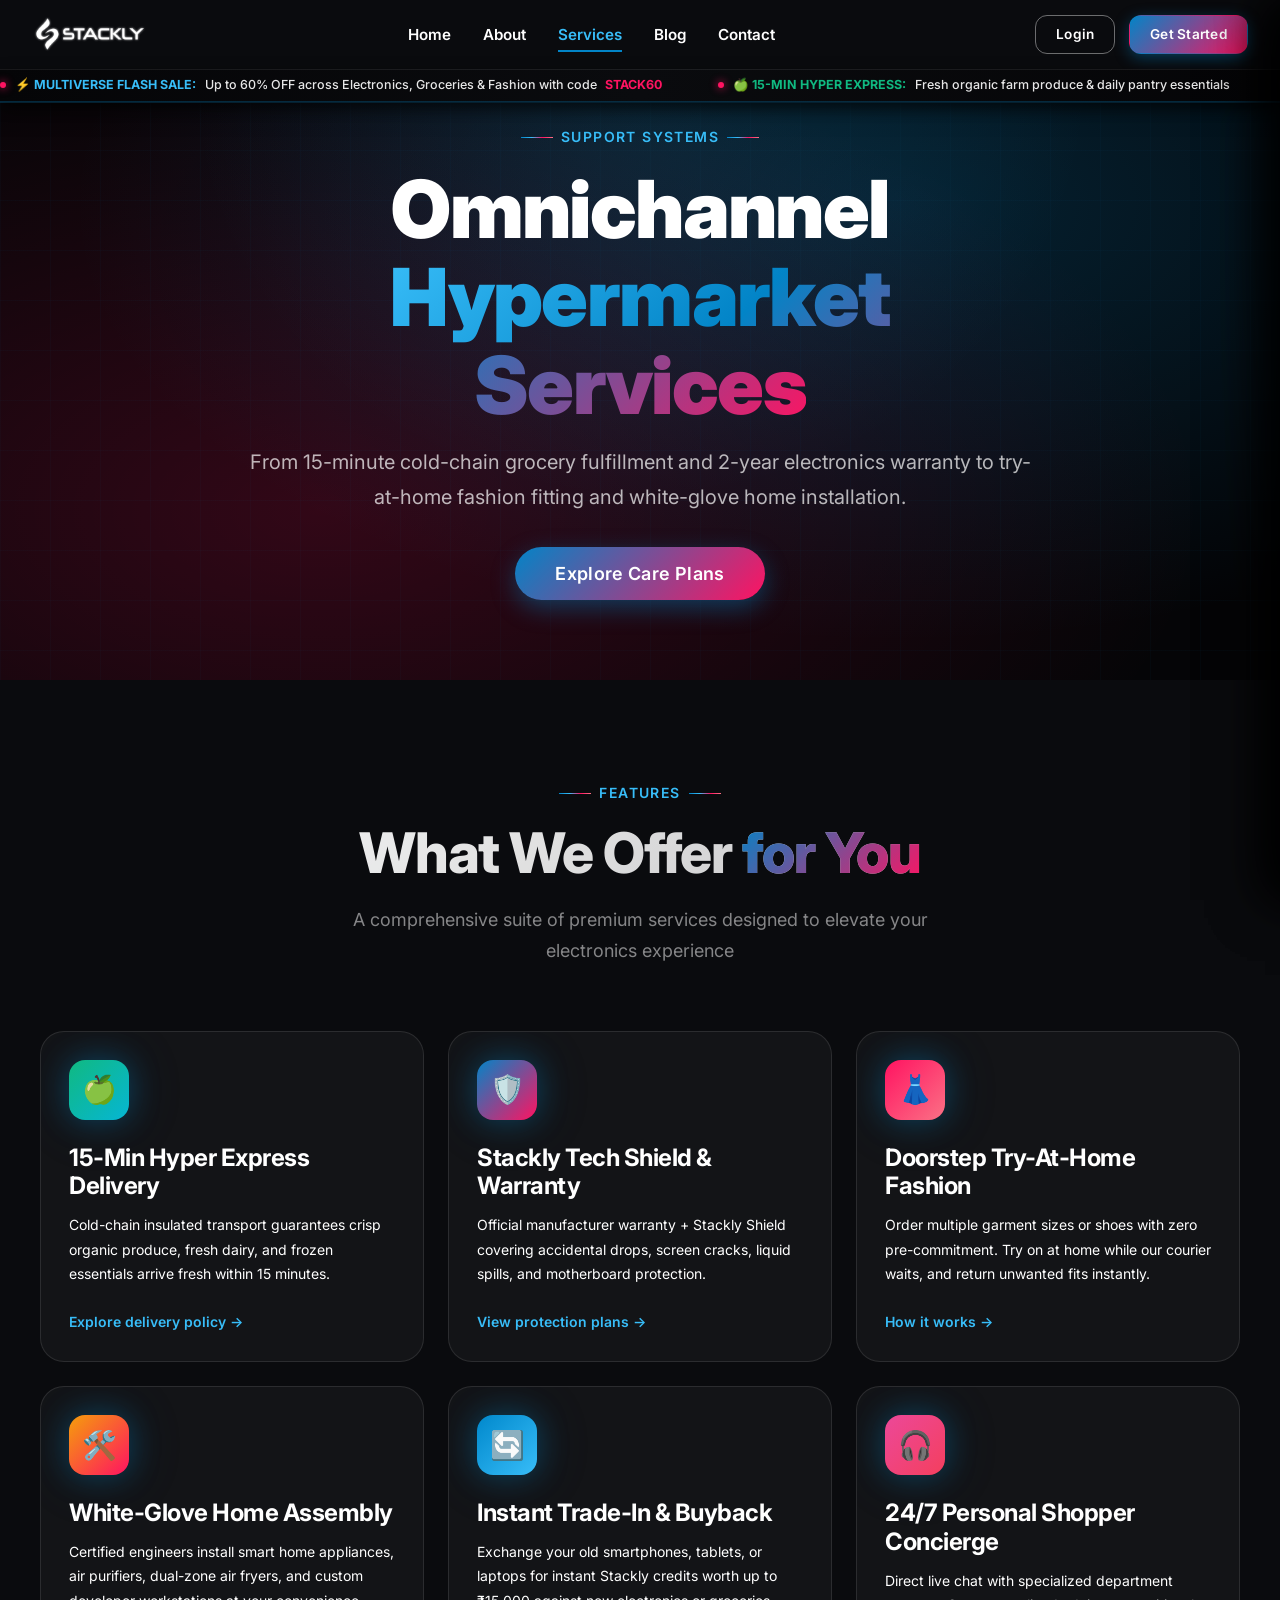
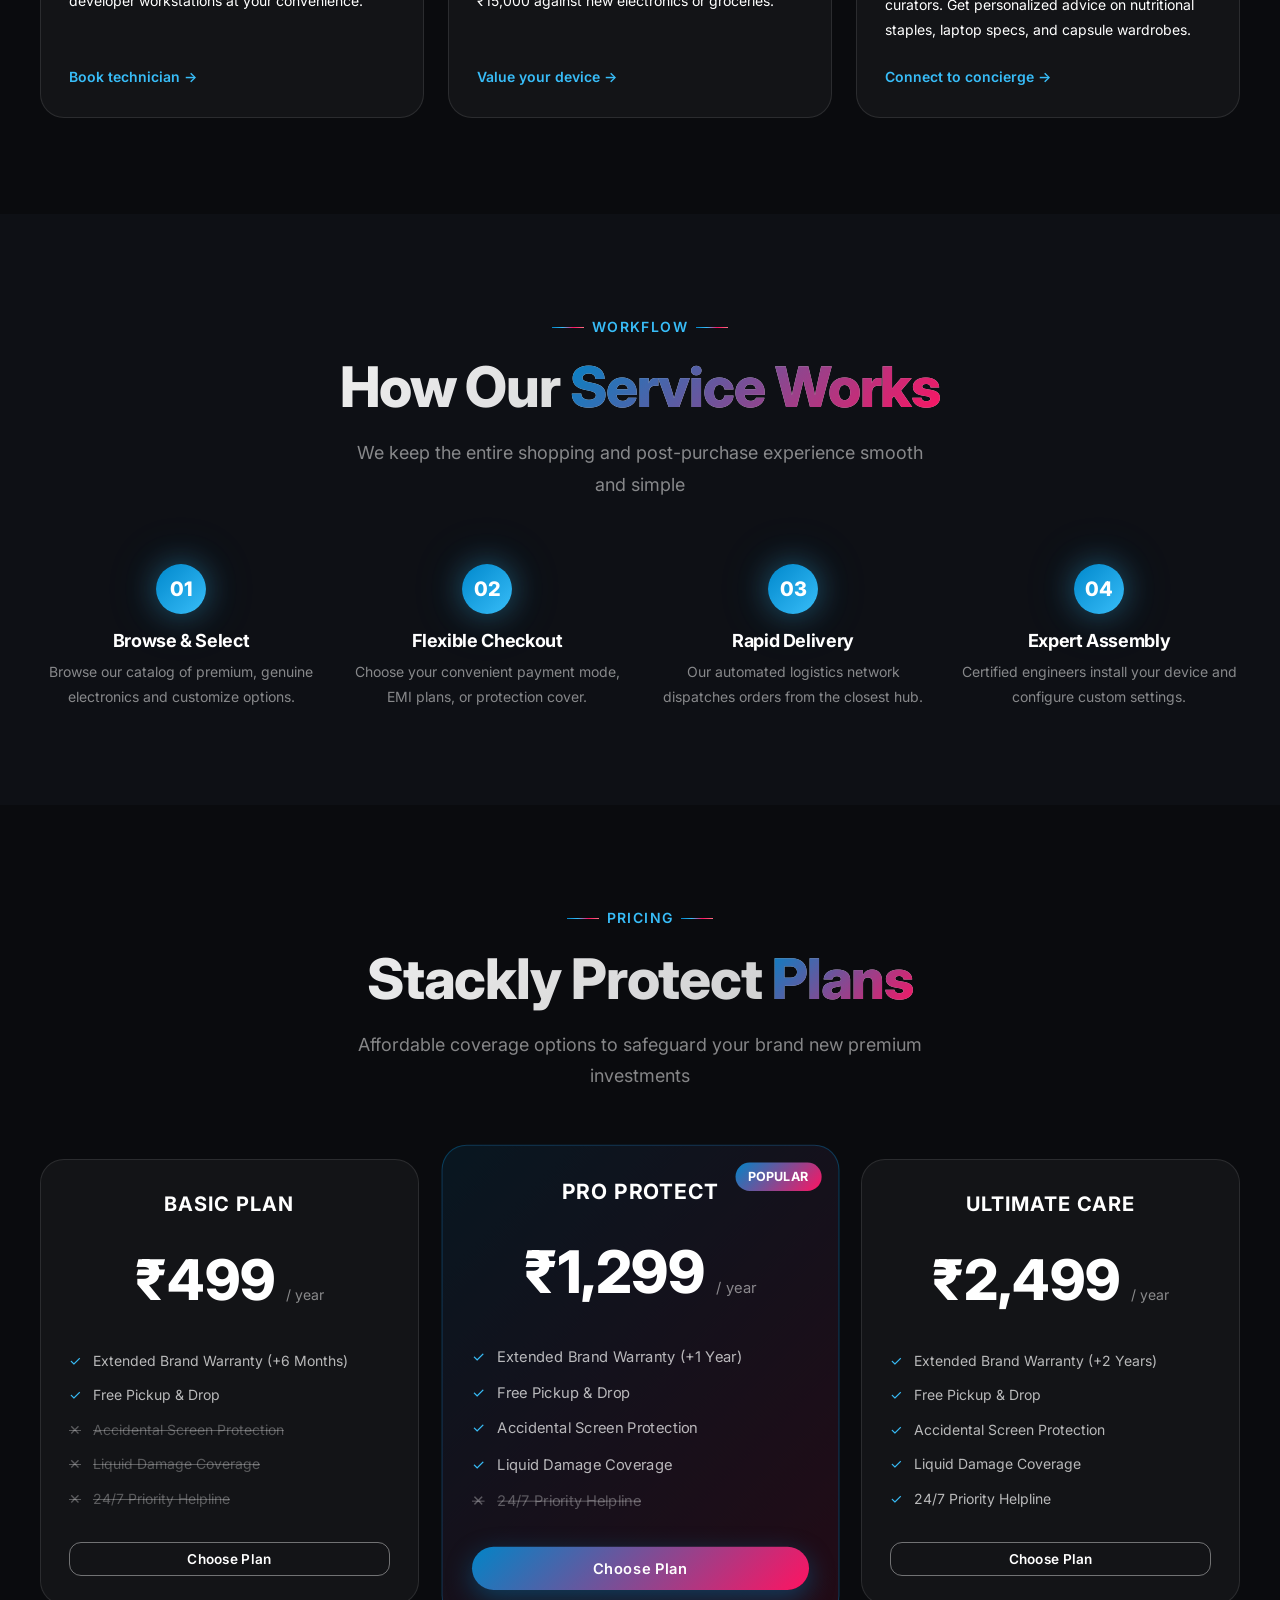
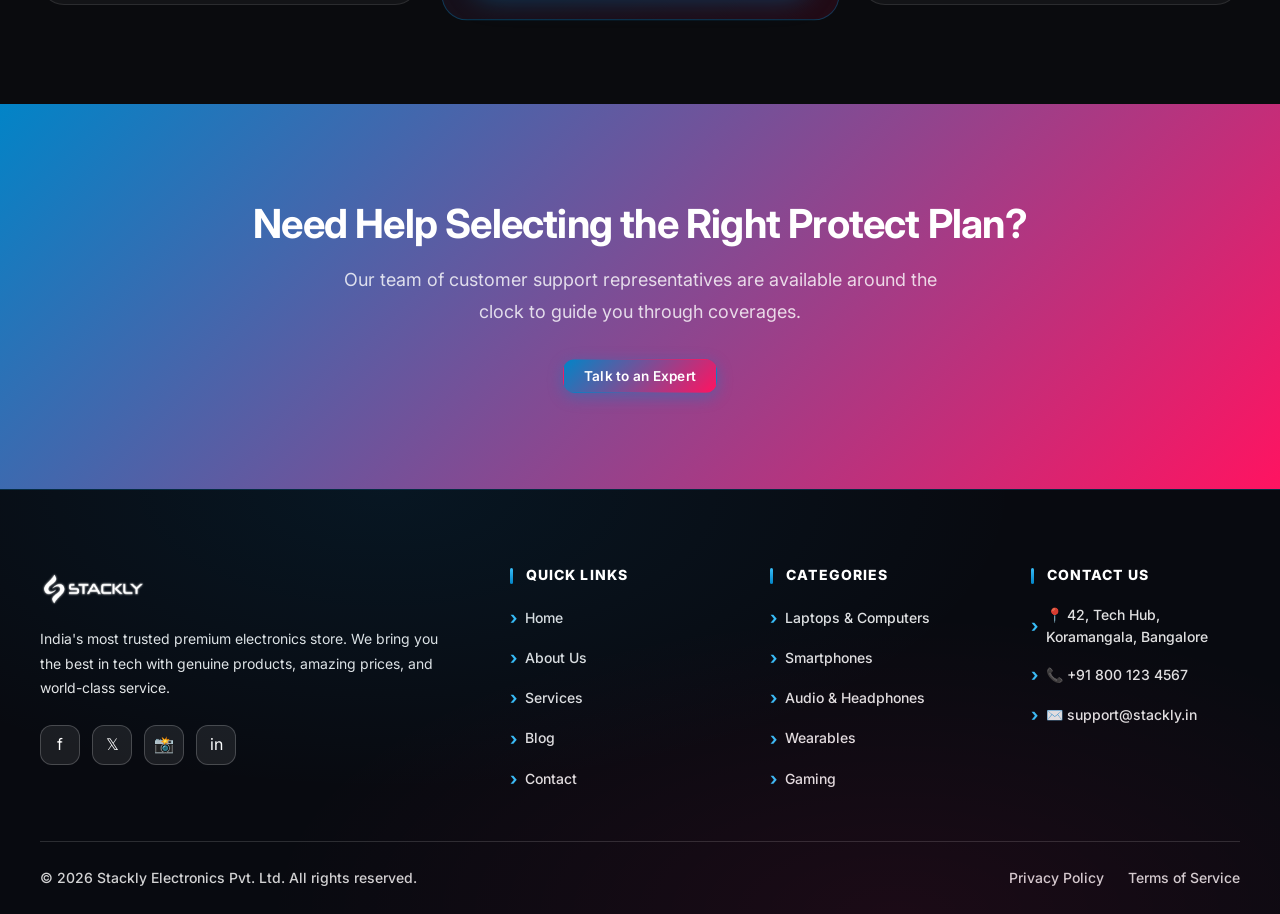
<file: services.html>
<!DOCTYPE html>
<html lang="en">
<head>
  <meta charset="UTF-8" />
  <meta name="viewport" content="width=device-width, initial-scale=1.0" />
  <meta name="description" content="Stackly Multiverse Services — 15-min cold-chain grocery express, tech warranty shield, doorstep try-at-home fashion, and white-glove installation." />
  <title>Services & Care — Stackly Multiverse Hypermarket</title>

  <!-- CSS -->
  <link rel="stylesheet" href="css/variables.css" />
  <link rel="stylesheet" href="css/base.css" />
  <link rel="stylesheet" href="css/components.css" />
  <link rel="stylesheet" href="css/animations.css" />
  <link rel="stylesheet" href="css/services.css" />
  <link rel="stylesheet" href="css/responsive.css" />
</head>
<body>

  <!-- Scroll Progress Indicator (Reference) -->
  <div class="scroll-progress-container" id="scroll-progress-container">
    <div class="scroll-progress-bar"></div>
  </div>

  <!-- ═══════════════════════════════════════════════ NAVBAR HEADER (REFERENCE) ══ -->
  <header>
    <div class="container navbar">
      <!-- Exact Logo from Reference -->
      <a href="index.html" class="logo" id="nav-brand-logo" aria-label="Stackly Home">
        <img class="logo-img" src="images/stackly-logo.webp" alt="Stackly Logo">
      </a>

      <!-- Nav Links from Reference -->
      <ul class="nav-links" id="navbar-links">
        <li><a href="index.html" class="nav-link">Home</a></li>
        <li><a href="about.html" class="nav-link">About</a></li>
        <li><a href="services.html" class="nav-link active">Services</a></li>
        <li><a href="blog.html" class="nav-link">Blog</a></li>
        <li><a href="contact.html" class="nav-link">Contact</a></li>
        <li class="mobile-menu-actions">
          <a href="login.html" class="btn btn-outline btn-sm btn-shimmer">Login</a>
          <a href="create-account.html" class="btn btn-secondary btn-sm btn-shimmer">Get Started</a>
        </li>
      </ul>

      <!-- Nav Actions from Reference -->
      <div class="nav-actions">
        <a href="login.html" class="btn btn-outline btn-sm btn-shimmer" id="nav-login">Login</a>
        <a href="create-account.html" class="btn btn-secondary btn-sm btn-shimmer" id="nav-get-started">Get Started</a>
      </div>
      <!-- Hamburger Menu Toggle -->
      <button class="hamburger" id="navbar-hamburger" aria-label="Toggle Navigation">
        <span></span>
        <span></span>
        <span></span>
      </button>
    </div>

    <!-- ═══════════════════════════════════════════════ TOP SALE LINE / LIVE DEALS TICKER ══ -->
    <div class="live-deals-bar" aria-label="Live deals ticker">
      <div class="live-deals-track">
        <div class="live-deal-item"><span class="live-deal-dot"></span> <span class="accent">⚡ MULTIVERSE FLASH SALE:</span> Up to 60% OFF across Electronics, Groceries & Fashion with code <span class="accent-orange">STACK60</span></div>
        <div class="live-deal-item"><span class="live-deal-dot"></span> <span class="accent-green">🍏 15-MIN HYPER EXPRESS:</span> Fresh organic farm produce & daily pantry essentials</div>
        <div class="live-deal-item"><span class="live-deal-dot"></span> <span class="accent">📱 TECH DROP:</span> Apple M3 Laptops · Galaxy S25 Ultra · Sony WH-1000XM5 in stock</div>
        <div class="live-deal-item"><span class="live-deal-dot"></span> <span class="accent-orange">👗 FASHION SEASON:</span> 40% OFF North Peak Storm Jackets & Performance Footwear</div>
        <div class="live-deal-item"><span class="live-deal-dot"></span> 📦 Free Express White-Glove Courier on orders above ₹999 | 🛡️ 100% Genuine Brand Warranty</div>
        <div class="live-deal-item"><span class="live-deal-dot"></span> <span class="accent">⚡ MULTIVERSE FLASH SALE:</span> Up to 60% OFF across Electronics, Groceries & Fashion with code <span class="accent-orange">STACK60</span></div>
      </div>
    </div>
  </header>

  <!-- Services Hero -->
  <section class="services-hero" aria-label="Services Hero">
    <div class="container">
      <div class="services-hero-content">
        <div class="section-label reveal">Support Systems</div>
        <h1 class="services-hero-title reveal delay-1">Omnichannel <span class="text-gradient">Hypermarket Services</span></h1>
        <p class="services-hero-desc reveal delay-2">From 15-minute cold-chain grocery fulfillment and 2-year electronics warranty to try-at-home fashion fitting and white-glove home installation.</p>
        <div class="reveal delay-3">
          <button class="btn btn-primary btn-lg magnetic" onclick="location.href='404.html'">Explore Care Plans</button>
        </div>
      </div>
    </div>
  </section>

  <!-- Core Services Grid Section -->
  <section class="section core-services" aria-label="Core Services">
    <div class="container">
      <div class="section-header reveal">
        <div class="section-label">Features</div>
        <h2 class="section-title">What We Offer <span class="highlight">for You</span></h2>
        <p class="section-subtitle">A comprehensive suite of premium services designed to elevate your electronics experience</p>
      </div>

      <div class="services-list-grid" data-stagger="0.1">
        <!-- Service 1 -->
        <div class="service-card-premium reveal tilt-card">
          <div class="service-card-premium-icon" style="background:linear-gradient(135deg,#10B981,#06B6D4)">🍏</div>
          <h3>15-Min Hyper Express Delivery</h3>
          <p>Cold-chain insulated transport guarantees crisp organic produce, fresh dairy, and frozen essentials arrive fresh within 15 minutes.</p>
          <a href="404.html" class="service-card-premium-link">Explore delivery policy →</a>
        </div>
        <!-- Service 2 -->
        <div class="service-card-premium reveal tilt-card">
          <div class="service-card-premium-icon" style="background:linear-gradient(135deg,#0284C7,#FF1361)">🛡️</div>
          <h3>Stackly Tech Shield & Warranty</h3>
          <p>Official manufacturer warranty + Stackly Shield covering accidental drops, screen cracks, liquid spills, and motherboard protection.</p>
          <a href="404.html" class="service-card-premium-link">View protection plans →</a>
        </div>
        <!-- Service 3 -->
        <div class="service-card-premium reveal tilt-card">
          <div class="service-card-premium-icon" style="background:linear-gradient(135deg,#FF1361,#FB7185)">👗</div>
          <h3>Doorstep Try-At-Home Fashion</h3>
          <p>Order multiple garment sizes or shoes with zero pre-commitment. Try on at home while our courier waits, and return unwanted fits instantly.</p>
          <a href="404.html" class="service-card-premium-link">How it works →</a>
        </div>
        <!-- Service 4 -->
        <div class="service-card-premium reveal tilt-card">
          <div class="service-card-premium-icon" style="background:linear-gradient(135deg,#F59E0B,#FF1361)">🛠️</div>
          <h3>White-Glove Home Assembly</h3>
          <p>Certified engineers install smart home appliances, air purifiers, dual-zone air fryers, and custom developer workstations at your convenience.</p>
          <a href="404.html" class="service-card-premium-link">Book technician →</a>
        </div>
        <!-- Service 5 -->
        <div class="service-card-premium reveal tilt-card">
          <div class="service-card-premium-icon" style="background:linear-gradient(135deg,#0088CC,#38BDF8)">🔄</div>
          <h3>Instant Trade-In & Buyback</h3>
          <p>Exchange your old smartphones, tablets, or laptops for instant Stackly credits worth up to ₹15,000 against new electronics or groceries.</p>
          <a href="404.html" class="service-card-premium-link">Value your device →</a>
        </div>
        <!-- Service 6 -->
        <div class="service-card-premium reveal tilt-card">
          <div class="service-card-premium-icon" style="background:linear-gradient(135deg,#EC4899,#F43F5E)">🎧</div>
          <h3>24/7 Personal Shopper Concierge</h3>
          <p>Direct live chat with specialized department curators. Get personalized advice on nutritional staples, laptop specs, and capsule wardrobes.</p>
          <a href="404.html" class="service-card-premium-link">Connect to concierge →</a>
        </div>
      </div>
    </div>
  </section>

  <!-- Process Flow Section -->
  <section class="section process-section" aria-label="Process Flow">
    <div class="container">
      <div class="section-header reveal">
        <div class="section-label">Workflow</div>
        <h2 class="section-title">How Our <span class="highlight">Service Works</span></h2>
        <p class="section-subtitle">We keep the entire shopping and post-purchase experience smooth and simple</p>
      </div>

      <div class="process-grid" data-stagger="0.1">
        <div class="process-step reveal">
          <div class="process-step-num">01</div>
          <h4>Browse & Select</h4>
          <p>Browse our catalog of premium, genuine electronics and customize options.</p>
        </div>
        <div class="process-step reveal">
          <div class="process-step-num">02</div>
          <h4>Flexible Checkout</h4>
          <p>Choose your convenient payment mode, EMI plans, or protection cover.</p>
        </div>
        <div class="process-step reveal">
          <div class="process-step-num">03</div>
          <h4>Rapid Delivery</h4>
          <p>Our automated logistics network dispatches orders from the closest hub.</p>
        </div>
        <div class="process-step reveal">
          <div class="process-step-num">04</div>
          <h4>Expert Assembly</h4>
          <p>Certified engineers install your device and configure custom settings.</p>
        </div>
      </div>
    </div>
  </section>

  <!-- Pricing/Plans Section -->
  <section class="section pricing-section" aria-label="Pricing Plans">
    <div class="container">
      <div class="section-header reveal">
        <div class="section-label">Pricing</div>
        <h2 class="section-title">Stackly Protect <span class="highlight">Plans</span></h2>
        <p class="section-subtitle">Affordable coverage options to safeguard your brand new premium investments</p>
      </div>

      <div class="pricing-grid">
        <!-- Plan 1 -->
        <div class="pricing-card reveal reveal-left">
          <div class="plan-name">Basic Plan</div>
          <div class="plan-price">₹499 <span>/ year</span></div>
          <div class="plan-features">
            <div class="plan-feature-item">
              <span class="plan-feature-icon">✓</span> Extended Brand Warranty (+6 Months)
            </div>
            <div class="plan-feature-item">
              <span class="plan-feature-icon">✓</span> Free Pickup & Drop
            </div>
            <div class="plan-feature-item disabled">
              <span class="plan-feature-icon">✕</span> Accidental Screen Protection
            </div>
            <div class="plan-feature-item disabled">
              <span class="plan-feature-icon">✕</span> Liquid Damage Coverage
            </div>
            <div class="plan-feature-item disabled">
              <span class="plan-feature-icon">✕</span> 24/7 Priority Helpline
            </div>
          </div>
          <button class="btn btn-outline w-full" onclick="location.href='404.html'">Choose Plan</button>
        </div>

        <!-- Plan 2 -->
        <div class="pricing-card premium-plan reveal reveal-scale">
          <div class="plan-badge">POPULAR</div>
          <div class="plan-name">Pro Protect</div>
          <div class="plan-price">₹1,299 <span>/ year</span></div>
          <div class="plan-features">
            <div class="plan-feature-item">
              <span class="plan-feature-icon">✓</span> Extended Brand Warranty (+1 Year)
            </div>
            <div class="plan-feature-item">
              <span class="plan-feature-icon">✓</span> Free Pickup & Drop
            </div>
            <div class="plan-feature-item">
              <span class="plan-feature-icon">✓</span> Accidental Screen Protection
            </div>
            <div class="plan-feature-item">
              <span class="plan-feature-icon">✓</span> Liquid Damage Coverage
            </div>
            <div class="plan-feature-item disabled">
              <span class="plan-feature-icon">✕</span> 24/7 Priority Helpline
            </div>
          </div>
          <button class="btn btn-primary w-full" onclick="location.href='404.html'">Choose Plan</button>
        </div>

        <!-- Plan 3 -->
        <div class="pricing-card reveal reveal-right">
          <div class="plan-name">Ultimate Care</div>
          <div class="plan-price">₹2,499 <span>/ year</span></div>
          <div class="plan-features">
            <div class="plan-feature-item">
              <span class="plan-feature-icon">✓</span> Extended Brand Warranty (+2 Years)
            </div>
            <div class="plan-feature-item">
              <span class="plan-feature-icon">✓</span> Free Pickup & Drop
            </div>
            <div class="plan-feature-item">
              <span class="plan-feature-icon">✓</span> Accidental Screen Protection
            </div>
            <div class="plan-feature-item">
              <span class="plan-feature-icon">✓</span> Liquid Damage Coverage
            </div>
            <div class="plan-feature-item">
              <span class="plan-feature-icon">✓</span> 24/7 Priority Helpline
            </div>
          </div>
          <button class="btn btn-outline w-full" onclick="location.href='404.html'">Choose Plan</button>
        </div>
      </div>
    </div>
  </section>

  <!-- Service CTA Section -->
  <section class="service-cta reveal" aria-label="CTA">
    <div class="container">
      <h2>Need Help Selecting the Right Protect Plan?</h2>
      <p>Our team of customer support representatives are available around the clock to guide you through coverages.</p>
      <button class="btn btn-secondary btn-lg magnetic" onclick="location.href='404.html'">Talk to an Expert</button>
    </div>
  </section>

  <!-- Footer -->
  <footer class="footer" role="contentinfo">
    <div class="container">
      <div class="footer__main">
        <div class="footer__grid">
          <div class="footer__brand">
            <a href="index.html" class="logo" id="footer-brand-logo" aria-label="Stackly Home">
              <img class="logo-img" src="images/stackly-logo.webp" alt="Stackly Logo" style="height:44px">
            </a>
            <p class="footer__desc">India's most trusted premium electronics store. We bring you the best in tech with genuine products, amazing prices, and world-class service.</p>
            <div class="footer-socials" aria-label="Social media links">
              <a href="404.html" class="social-btn" aria-label="Facebook">f</a>
              <a href="404.html" class="social-btn" aria-label="Twitter/X">𝕏</a>
              <a href="404.html" class="social-btn" aria-label="Instagram">📸</a>
              <a href="404.html" class="social-btn" aria-label="LinkedIn">in</a>
            </div>
          </div>

          <div>
            <h3 class="footer__col-title">Quick Links</h3>
            <nav class="footer__links">
              <a href="index.html" class="footer__link">Home</a>
              <a href="about.html" class="footer__link">About Us</a>
              <a href="services.html" class="footer__link">Services</a>
              <a href="blog.html" class="footer__link">Blog</a>
              <a href="contact.html" class="footer__link">Contact</a>
            </nav>
          </div>

          <div>
            <h3 class="footer__col-title">Categories</h3>
            <nav class="footer__links">
              <a href="404.html" class="footer__link">Laptops & Computers</a>
              <a href="404.html" class="footer__link">Smartphones</a>
              <a href="404.html" class="footer__link">Audio & Headphones</a>
              <a href="404.html" class="footer__link">Wearables</a>
              <a href="404.html" class="footer__link">Gaming</a>
            </nav>
          </div>

          <div>
            <h3 class="footer__col-title">Contact Us</h3>
            <div class="footer__links">
              <a href="404.html" class="footer__link">📍 42, Tech Hub, Koramangala, Bangalore</a>
              <a href="404.html" class="footer__link">📞 +91 800 123 4567</a>
              <a href="404.html" class="footer__link">✉️ support@stackly.in</a>
            </div>
          </div>
        </div>
      </div>

      <div class="footer__bottom">
        <p class="footer__copy">© 2026 Stackly Electronics Pvt. Ltd. All rights reserved.</p>
        <nav class="footer__bottom-links">
          <a href="404.html" class="footer__bottom-link">Privacy Policy</a>
          <a href="404.html" class="footer__bottom-link">Terms of Service</a>
        </nav>
      </div>
    </div>
  </footer>

  <!-- Back to Top -->
  <button class="back-to-top" aria-label="Back to top" id="back-to-top">↑</button>

  <script src="js/core.js"></script>
  <script src="js/animations.js"></script>
  <script src="js/store-engine.js"></script>
</body>
</html>
</file>
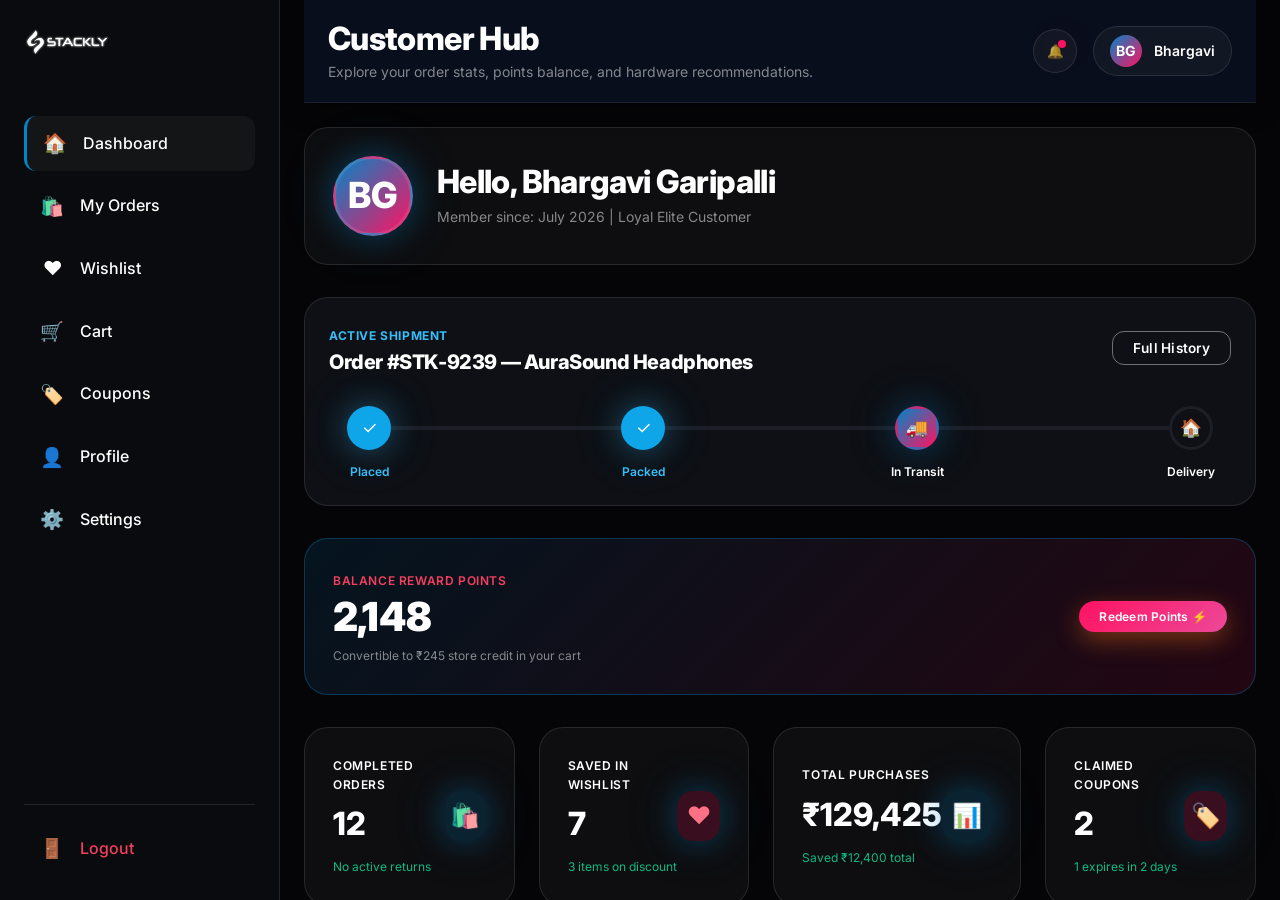
<file: user-dashboard.html>
<!DOCTYPE html>
<html lang="en">
<head>
  <meta charset="UTF-8" />
  <meta name="viewport" content="width=device-width, initial-scale=1.0" />
  <meta name="robots" content="noindex, nofollow" />
  <title>User Dashboard — Stackly Electronics</title>

  <!-- CSS -->
  <link rel="stylesheet" href="css/variables.css" />
  <link rel="stylesheet" href="css/base.css" />
  <link rel="stylesheet" href="css/components.css" />
  <link rel="stylesheet" href="css/animations.css" />
  <link rel="stylesheet" href="css/dashboard.css" />
  <link rel="stylesheet" href="css/responsive.css" />

  <style>
    /* User Dashboard Specific Premium styling */
    .user-profile-summary-card {
      background: var(--glass-bg);
      border: var(--border-glass);
      border-radius: var(--radius-xl);
      padding: var(--card-padding);
      display: flex;
      align-items: center;
      gap: var(--space-6);
      margin-bottom: var(--space-8);
      position: relative;
    }

    .user-profile-avatar-big {
      width: 80px;
      height: 80px;
      border-radius: 50%;
      background: var(--grad-primary);
      display: flex;
      align-items: center;
      justify-content: center;
      font-size: 2.25rem;
      font-weight: 800;
      box-shadow: var(--shadow-glow-blue);
      border: 3px solid rgba(255,255,255,0.1);
      flex-shrink: 0;
    }

    .user-profile-details h2 {
      font-size: var(--text-2xl);
      font-weight: 800;
      margin-bottom: 0.25rem;
    }

    .user-profile-details p {
      font-size: var(--text-sm);
      color: var(--white-50);
    }

    .rec-products-grid {
      display: grid;
      grid-template-columns: repeat(3, 1fr);
      gap: var(--space-4);
      margin-top: 1rem;
    }

    .rec-product-card {
      background: rgba(255,255,255,0.02);
      border: var(--border-glass);
      border-radius: var(--radius-lg);
      padding: 0.75rem;
      text-align: center;
      transition: all var(--transition-base);
      cursor: pointer;
      text-decoration: none;
    }

    .rec-product-card:hover {
      transform: translateY(-3px);
      border-color: rgba(2,132,199,0.3);
      background: rgba(2,132,199,0.06);
    }

    .rec-product-img {
      width: 100%;
      height: 100px;
      object-fit: cover;
      border-radius: var(--radius-md);
      margin-bottom: 0.5rem;
      background: var(--navy-800);
    }

    .rec-product-title {
      font-size: var(--text-xs);
      font-weight: 600;
      color: var(--white-80);
      margin-bottom: 0.25rem;
      line-height: 1.2;
      height: 2.4em;
      overflow: hidden;
      text-overflow: ellipsis;
      display: -webkit-box;
      -webkit-line-clamp: 2;
      -webkit-box-orient: vertical;
    }

    .rec-product-price {
      font-size: var(--text-sm);
      font-weight: 700;
      color: var(--cyan-400);
    }

    @media (max-width: 1024px) {
      .rec-products-grid {
        grid-template-columns: repeat(2, 1fr);
      }
    }

    @media (max-width: 480px) {
      .user-profile-summary-card {
        flex-direction: column;
        text-align: center;
      }
      .rec-products-grid {
        grid-template-columns: 1fr;
      }
    }

    /* ═══════════════════════════════════════════════
       ENRICHED TAB STYLES
       ═══════════════════════════════════════════════ */

    /* ── Tab Section Headers ── */
    .tab-section-header {
      display: flex;
      align-items: center;
      justify-content: space-between;
      flex-wrap: wrap;
      gap: var(--space-4);
      margin-bottom: var(--space-6);
    }
    .tab-section-header h2 {
      font-size: var(--text-2xl);
      font-weight: 800;
      background: var(--grad-text);
      -webkit-background-clip: text;
      -webkit-text-fill-color: transparent;
    }
    .tab-section-header p {
      font-size: var(--text-sm);
      color: var(--white-50);
      margin-top: 0.15rem;
    }

    /* ── Filter Bar ── */
    .filter-bar {
      display: flex;
      align-items: center;
      flex-wrap: wrap;
      gap: var(--space-3);
      margin-bottom: var(--space-6);
    }
    .filter-btn {
      padding: 0.4rem 1rem;
      font-size: var(--text-xs);
      font-weight: 600;
      border-radius: var(--radius-full);
      border: 1px solid rgba(255,255,255,0.1);
      background: transparent;
      color: var(--white-50);
      cursor: pointer;
      transition: all var(--transition-base);
    }
    .filter-btn:hover,
    .filter-btn.active {
      background: rgba(2,132,199,0.15);
      border-color: rgba(2,132,199,0.4);
      color: var(--blue-200);
    }
    .search-input-wrap {
      position: relative;
      margin-left: auto;
    }
    .search-input-wrap input {
      background: rgba(255,255,255,0.04);
      border: 1px solid rgba(255,255,255,0.1);
      border-radius: var(--radius-full);
      padding: 0.45rem 1rem 0.45rem 2.2rem;
      font-size: var(--text-xs);
      color: var(--white-90);
      outline: none;
      width: 200px;
      transition: all var(--transition-base);
    }
    .search-input-wrap input:focus {
      border-color: rgba(2,132,199,0.45);
      background: rgba(2,132,199,0.06);
      width: 250px;
    }
    .search-input-wrap::before {
      content: '🔍';
      position: absolute;
      left: 0.7rem;
      top: 50%;
      transform: translateY(-50%);
      font-size: 0.75rem;
      pointer-events: none;
    }

    /* ── Wishlist Grid ── */
    .wishlist-grid {
      display: grid;
      grid-template-columns: repeat(3, 1fr);
      gap: var(--space-4);
    }
    .wishlist-card {
      background: var(--glass-bg);
      border: 1px solid rgba(255,255,255,0.08);
      border-radius: var(--radius-lg);
      overflow: hidden;
      transition: all var(--transition-base);
    }
    .wishlist-card:hover {
      transform: translateY(-4px);
      border-color: rgba(2,132,199,0.3);
      box-shadow: 0 12px 40px rgba(0,0,0,0.5);
    }
    .wishlist-img {
      width: 100%;
      height: 160px;
      display: flex;
      align-items: center;
      justify-content: center;
      font-size: 2.5rem;
    }
    .wishlist-card-body {
      padding: 1rem;
    }
    .wishlist-card-title {
      font-size: var(--text-sm);
      font-weight: 700;
      color: var(--white-90);
      margin-bottom: 0.35rem;
      line-height: 1.3;
    }
    .wishlist-price {
      display: flex;
      align-items: baseline;
      gap: 0.5rem;
      margin-bottom: 0.4rem;
    }
    .wishlist-price .current {
      font-size: var(--text-lg);
      font-weight: 800;
      color: var(--cyan-400);
    }
    .wishlist-price .original {
      font-size: var(--text-xs);
      color: var(--white-30);
      text-decoration: line-through;
    }
    .wishlist-stars {
      font-size: 0.75rem;
      margin-bottom: 0.75rem;
      letter-spacing: 1px;
    }
    .wishlist-actions {
      display: flex;
      gap: 0.5rem;
    }
    .wishlist-actions .btn {
      flex: 1;
      font-size: var(--text-xs);
      padding: 0.4rem 0.5rem;
    }

    /* ── Cart Layout ── */
    .cart-layout {
      display: grid;
      grid-template-columns: 1.6fr 1fr;
      gap: var(--space-6);
      align-items: start;
    }
    .cart-item {
      background: var(--glass-bg);
      border: 1px solid rgba(255,255,255,0.08);
      border-radius: var(--radius-lg);
      padding: 1rem 1.25rem;
      display: flex;
      align-items: center;
      gap: 1rem;
      margin-bottom: var(--space-3);
      transition: all var(--transition-base);
    }
    .cart-item:hover {
      border-color: rgba(2,132,199,0.3);
    }
    .cart-item-icon {
      width: 56px;
      height: 56px;
      border-radius: var(--radius-md);
      display: flex;
      align-items: center;
      justify-content: center;
      font-size: 1.5rem;
      flex-shrink: 0;
    }
    .cart-item-info { flex: 1; }
    .cart-item-info h4 {
      font-size: var(--text-sm);
      font-weight: 700;
      color: var(--white-90);
      margin-bottom: 0.15rem;
    }
    .cart-item-info p {
      font-size: var(--text-xs);
      color: var(--white-50);
    }
    .cart-qty {
      display: flex;
      align-items: center;
      gap: 0.5rem;
    }
    .cart-qty button {
      width: 28px;
      height: 28px;
      border-radius: 50%;
      background: rgba(255,255,255,0.08);
      border: 1px solid rgba(255,255,255,0.12);
      color: var(--white-90);
      font-size: 1rem;
      font-weight: 700;
      cursor: pointer;
      transition: all var(--transition-base);
      display: flex;
      align-items: center;
      justify-content: center;
    }
    .cart-qty button:hover {
      background: rgba(2,132,199,0.2);
      border-color: rgba(2,132,199,0.4);
    }
    .cart-qty span {
      font-weight: 700;
      font-size: var(--text-sm);
      min-width: 1.5rem;
      text-align: center;
    }
    .cart-item-price {
      font-size: var(--text-sm);
      font-weight: 800;
      color: var(--cyan-400);
      min-width: 80px;
      text-align: right;
    }
    .cart-item-remove {
      background: none;
      border: none;
      color: var(--white-30);
      cursor: pointer;
      font-size: 1.1rem;
      transition: color var(--transition-base);
      padding: 0.25rem;
    }
    .cart-item-remove:hover {
      color: #EF4444;
    }
    .cart-summary {
      background: var(--glass-bg);
      border: 1px solid rgba(255,255,255,0.08);
      border-radius: var(--radius-xl);
      padding: 1.5rem;
      position: sticky;
      top: 1rem;
    }
    .cart-summary h3 {
      font-size: var(--text-lg);
      font-weight: 800;
      margin-bottom: 1.25rem;
      padding-bottom: 0.75rem;
      border-bottom: 1px solid rgba(255,255,255,0.08);
    }
    .summary-row {
      display: flex;
      justify-content: space-between;
      font-size: var(--text-sm);
      color: var(--white-50);
      margin-bottom: 0.6rem;
    }
    .summary-row.total {
      color: var(--white);
      font-weight: 800;
      font-size: var(--text-lg);
      margin-top: 0.75rem;
      padding-top: 0.75rem;
      border-top: 1px solid rgba(255,255,255,0.1);
    }
    .summary-row .green { color: #22C55E; }
    .summary-row .red { color: #EF4444; }
    .coupon-input-row {
      display: flex;
      gap: 0.5rem;
      margin: 1rem 0;
    }
    .coupon-input-row input {
      flex: 1;
      background: rgba(255,255,255,0.04);
      border: 1px dashed rgba(255,255,255,0.15);
      border-radius: var(--radius-md);
      padding: 0.5rem 0.75rem;
      font-size: var(--text-xs);
      color: var(--white-90);
      outline: none;
      text-transform: uppercase;
      letter-spacing: 0.05em;
    }
    .coupon-input-row input:focus {
      border-color: rgba(2,132,199,0.45);
    }

    /* ── Coupon Cards ── */
    .coupons-grid {
      display: grid;
      grid-template-columns: repeat(3, 1fr);
      gap: var(--space-4);
    }
    .coupon-card {
      background: var(--glass-bg);
      border: 2px dashed rgba(255,255,255,0.12);
      border-radius: var(--radius-lg);
      padding: 1.25rem;
      position: relative;
      overflow: hidden;
      transition: all var(--transition-base);
    }
    .coupon-card:hover {
      border-color: rgba(2,132,199,0.4);
      transform: translateY(-3px);
    }
    .coupon-card.expired {
      opacity: 0.5;
      pointer-events: none;
    }
    .coupon-card.used {
      opacity: 0.6;
    }
    .coupon-discount {
      font-size: var(--text-2xl);
      font-weight: 900;
      margin-bottom: 0.25rem;
    }
    .coupon-code {
      display: inline-block;
      background: rgba(255,255,255,0.06);
      border: 1px dashed rgba(255,255,255,0.2);
      border-radius: var(--radius-sm);
      padding: 0.3rem 0.75rem;
      font-family: var(--font-mono);
      font-size: var(--text-xs);
      font-weight: 700;
      letter-spacing: 0.1em;
      color: var(--cyan-400);
      margin-bottom: 0.6rem;
    }
    .coupon-desc {
      font-size: var(--text-xs);
      color: var(--white-50);
      margin-bottom: 0.4rem;
      line-height: 1.4;
    }
    .coupon-expiry {
      font-size: var(--text-xs);
      color: var(--white-30);
      margin-bottom: 0.75rem;
    }
    .coupon-status {
      display: inline-block;
      padding: 0.2rem 0.6rem;
      border-radius: var(--radius-full);
      font-size: 0.65rem;
      font-weight: 700;
      text-transform: uppercase;
      letter-spacing: 0.05em;
      margin-bottom: 0.75rem;
    }
    .coupon-status.active {
      background: rgba(34,197,94,0.15);
      color: #22C55E;
      border: 1px solid rgba(34,197,94,0.25);
    }
    .coupon-status.expired-badge {
      background: rgba(239,68,68,0.15);
      color: #EF4444;
      border: 1px solid rgba(239,68,68,0.25);
    }
    .coupon-status.used-badge {
      background: rgba(255,255,255,0.08);
      color: var(--white-50);
      border: 1px solid rgba(255,255,255,0.12);
    }

    /* ── Profile Form ── */
    .profile-grid {
      display: grid;
      grid-template-columns: 1.2fr 1fr;
      gap: var(--space-6);
      align-items: start;
    }
    .form-section {
      background: var(--glass-bg);
      border: 1px solid rgba(255,255,255,0.08);
      border-radius: var(--radius-xl);
      padding: 1.5rem;
    }
    .form-section h3 {
      font-size: var(--text-lg);
      font-weight: 800;
      margin-bottom: 1.25rem;
      padding-bottom: 0.75rem;
      border-bottom: 1px solid rgba(255,255,255,0.08);
    }
    .form-group {
      margin-bottom: 1rem;
    }
    .form-group label {
      display: block;
      font-size: var(--text-xs);
      font-weight: 600;
      color: var(--white-50);
      margin-bottom: 0.35rem;
      text-transform: uppercase;
      letter-spacing: 0.04em;
    }
    .form-group input,
    .form-group select {
      width: 100%;
      background: rgba(255,255,255,0.04);
      border: 1px solid rgba(255,255,255,0.1);
      border-radius: var(--radius-md);
      padding: 0.6rem 0.9rem;
      font-size: var(--text-sm);
      color: var(--white-90);
      outline: none;
      transition: all var(--transition-base);
      box-sizing: border-box;
    }
    .form-group input:focus,
    .form-group select:focus {
      border-color: rgba(2,132,199,0.45);
      background: rgba(2,132,199,0.06);
    }
    .form-row {
      display: grid;
      grid-template-columns: 1fr 1fr;
      gap: var(--space-4);
    }
    .address-card {
      background: rgba(255,255,255,0.03);
      border: 1px solid rgba(255,255,255,0.08);
      border-radius: var(--radius-md);
      padding: 1rem;
      margin-bottom: var(--space-3);
      transition: all var(--transition-base);
    }
    .address-card:hover {
      border-color: rgba(2,132,199,0.25);
    }
    .address-card h4 {
      font-size: var(--text-sm);
      font-weight: 700;
      color: var(--white-90);
      margin-bottom: 0.35rem;
      display: flex;
      align-items: center;
      gap: 0.5rem;
    }
    .address-card h4 .address-tag {
      font-size: 0.6rem;
      padding: 0.15rem 0.5rem;
      border-radius: var(--radius-full);
      background: rgba(2,132,199,0.15);
      color: var(--blue-200);
      font-weight: 700;
      text-transform: uppercase;
      letter-spacing: 0.04em;
    }
    .address-card p {
      font-size: var(--text-xs);
      color: var(--white-50);
      line-height: 1.5;
      margin-bottom: 0.6rem;
    }
    .address-actions {
      display: flex;
      gap: 0.5rem;
    }

    /* ── Settings ── */
    .settings-sections {
      display: grid;
      grid-template-columns: 1fr 1fr;
      gap: var(--space-6);
    }
    .settings-section {
      background: var(--glass-bg);
      border: 1px solid rgba(255,255,255,0.08);
      border-radius: var(--radius-xl);
      padding: 1.5rem;
    }
    .settings-section h3 {
      font-size: var(--text-lg);
      font-weight: 800;
      margin-bottom: 1.25rem;
      padding-bottom: 0.75rem;
      border-bottom: 1px solid rgba(255,255,255,0.08);
    }
    .setting-item {
      display: flex;
      align-items: center;
      justify-content: space-between;
      padding: 0.65rem 0;
      border-bottom: 1px solid rgba(255,255,255,0.04);
    }
    .setting-item:last-child {
      border-bottom: none;
    }
    .setting-info h4 {
      font-size: var(--text-sm);
      font-weight: 600;
      color: var(--white-90);
    }
    .setting-info p {
      font-size: var(--text-xs);
      color: var(--white-30);
      margin-top: 0.1rem;
    }

    /* Toggle Switch */
    .toggle-switch {
      position: relative;
      width: 44px;
      height: 24px;
      flex-shrink: 0;
    }
    .toggle-switch input {
      opacity: 0;
      width: 0;
      height: 0;
    }
    .toggle-slider {
      position: absolute;
      cursor: pointer;
      inset: 0;
      background: rgba(255,255,255,0.1);
      border-radius: var(--radius-full);
      transition: all var(--transition-base);
    }
    .toggle-slider::before {
      content: '';
      position: absolute;
      width: 18px;
      height: 18px;
      left: 3px;
      bottom: 3px;
      background: var(--white);
      border-radius: 50%;
      transition: all var(--transition-base);
    }
    .toggle-switch input:checked + .toggle-slider {
      background: var(--blue-500);
      box-shadow: 0 0 12px rgba(2,132,199,0.45);
    }
    .toggle-switch input:checked + .toggle-slider::before {
      transform: translateX(20px);
    }

    /* ── Responsive ── */
    @media (max-width: 1024px) {
      .wishlist-grid,
      .coupons-grid { grid-template-columns: repeat(2, 1fr); }
      .cart-layout,
      .profile-grid,
      .settings-sections { grid-template-columns: 1fr; }
    }
    @media (max-width: 600px) {
      .wishlist-grid,
      .coupons-grid { grid-template-columns: 1fr; }
      .form-row { grid-template-columns: 1fr; }
      .filter-bar { flex-direction: column; align-items: stretch; }
      .search-input-wrap { margin-left: 0; }
      .search-input-wrap input { width: 100%; }
      .search-input-wrap input:focus { width: 100%; }
    }
  </style>
</head>
<body>

  <div class="dashboard-layout">
    
    <!-- Sidebar -->
    <aside class="dashboard-sidebar" id="dashboardSidebar" role="complementary" aria-label="Sidebar navigation">
      <div style="display:flex;align-items:center;justify-content:space-between;width:100%;margin-bottom:1.5rem">
        <a href="index.html" class="sidebar-logo" aria-label="Stackly Home">
          <img class="logo-img" src="images/stackly-logo.webp" alt="Stackly Logo" style="height:36px">
        </a>
        <button class="sidebar-close-btn" id="sidebarCloseBtn" aria-label="Close Sidebar">✕</button>
      </div>

      <nav class="sidebar-menu" id="userSidebarMenu">
        <a href="#" class="sidebar-menu-item active" data-tab="tab-dashboard">
          <span class="sidebar-menu-item-icon">🏠</span>
          <span>Dashboard</span>
        </a>
        <a href="#" class="sidebar-menu-item" data-tab="tab-orders">
          <span class="sidebar-menu-item-icon">🛍️</span>
          <span>My Orders</span>
        </a>
        <a href="#" class="sidebar-menu-item" data-tab="tab-wishlist">
          <span class="sidebar-menu-item-icon">❤️</span>
          <span>Wishlist</span>
        </a>
        <a href="#" class="sidebar-menu-item" data-tab="tab-cart">
          <span class="sidebar-menu-item-icon">🛒</span>
          <span>Cart</span>
        </a>
        <a href="#" class="sidebar-menu-item" data-tab="tab-coupons">
          <span class="sidebar-menu-item-icon">🏷️</span>
          <span>Coupons</span>
        </a>
        <a href="#" class="sidebar-menu-item" data-tab="tab-profile">
          <span class="sidebar-menu-item-icon">👤</span>
          <span>Profile</span>
        </a>
        <a href="#" class="sidebar-menu-item" data-tab="tab-settings">
          <span class="sidebar-menu-item-icon">⚙️</span>
          <span>Settings</span>
        </a>
      </nav>

      <div class="sidebar-footer">
        <a href="login.html" class="sidebar-menu-item" style="color:var(--orange-400)">
          <span class="sidebar-menu-item-icon">🚪</span>
          <span>Logout</span>
        </a>
      </div>
    </aside>

    <!-- Main Container -->
    <main class="dashboard-main" role="main">
      
      <!-- Top header -->
      <header class="dashboard-header">
        <div class="dashboard-title-wrap">
          <h1>Customer Hub</h1>
          <p>Explore your order stats, points balance, and hardware recommendations.</p>
        </div>

        <div class="dashboard-actions-wrap">
          <button class="sidebar-toggle-btn" id="sidebarToggle" aria-label="Toggle Sidebar Menu">☰</button>
          
          <button class="notif-btn" aria-label="Notifications" onclick="location.href='404.html'">
            🔔
            <span class="notif-badge-dot"></span>
          </button>
          
          <div class="dashboard-user-profile" onclick="location.href='404.html'" style="cursor:pointer">
            <div class="dashboard-user-avatar">BG</div>
            <span class="dashboard-user-name">Bhargavi</span>
          </div>
        </div>
      </header>

      <div id="tab-dashboard" class="dashboard-tab-content" style="display:block;">
      <!-- Profile Summary Card -->
      <section class="user-profile-summary-card" aria-label="User Profile Summary">
        <div class="user-profile-avatar-big">BG</div>
        <div class="user-profile-details">
          <h2>Hello, Bhargavi Garipalli</h2>
          <p>Member since: July 2026 | Loyal Elite Customer</p>
        </div>
      </section>

      <!-- Tracking Active Order Widget -->
      <section class="user-order-tracking" aria-label="Active Order Tracking">
        <div style="display:flex;justify-content:space-between;align-items:center;flex-wrap:wrap;gap:0.5rem">
          <div>
            <span style="font-size:var(--text-xs);color:var(--cyan-400);font-weight:700;text-transform:uppercase;letter-spacing:0.05em">Active Shipment</span>
            <h3 style="font-size:var(--text-lg);font-weight:800;margin-top:0.15rem">Order #STK-9239 — AuraSound Headphones</h3>
          </div>
          <button class="btn btn-outline btn-sm magnetic" onclick="location.href='404.html'">Full History</button>
        </div>

        <div class="tracking-steps">
          <div class="tracking-step completed">
            <div class="tracking-step-dot">✓</div>
            <span class="tracking-step-label">Placed</span>
          </div>
          <div class="tracking-step completed">
            <div class="tracking-step-dot">✓</div>
            <span class="tracking-step-label">Packed</span>
          </div>
          <div class="tracking-step active">
            <div class="tracking-step-dot">🚚</div>
            <span class="tracking-step-label">In Transit</span>
          </div>
          <div class="tracking-step">
            <div class="tracking-step-dot">🏠</div>
            <span class="tracking-step-label">Delivery</span>
          </div>
        </div>
      </section>

      <!-- Reward points row -->
      <section style="margin-bottom:var(--space-8)" aria-label="Reward Summary">
        <div class="reward-card-dashboard">
          <div>
            <span class="kpi-title" style="color:var(--orange-400)">Balance reward points</span>
            <h2 style="font-size:var(--text-3xl);font-weight:900" data-counter data-target="2450">2,450 pts</h2>
            <p style="font-size:var(--text-xs);color:var(--white-50);margin-top:0.25rem">Convertible to ₹245 store credit in your cart</p>
          </div>
          <button class="btn btn-orange btn-sm magnetic" onclick="location.href='404.html'">Redeem Points ⚡</button>
        </div>
      </section>

      <!-- KPI Grid Row -->
      <section class="kpi-row" aria-label="User Shopping Statistics">
        <div class="kpi-card">
          <div class="kpi-info-wrap">
            <span class="kpi-title">Completed Orders</span>
            <span class="kpi-value" data-counter data-target="14">14</span>
            <span class="kpi-change up">No active returns</span>
          </div>
          <div class="kpi-icon blue">🛍️</div>
        </div>
        <div class="kpi-card">
          <div class="kpi-info-wrap">
            <span class="kpi-title">Saved in Wishlist</span>
            <span class="kpi-value" data-counter data-target="8">8</span>
            <span class="kpi-change up">3 items on discount</span>
          </div>
          <div class="kpi-icon purple">❤️</div>
        </div>
        <div class="kpi-card">
          <div class="kpi-info-wrap">
            <span class="kpi-title">Total Purchases</span>
            <span class="kpi-value" data-counter data-prefix="₹" data-target="134250" data-duration="1500">₹134,250</span>
            <span class="kpi-change up">Saved ₹12,400 total</span>
          </div>
          <div class="kpi-icon cyan">📊</div>
        </div>
        <div class="kpi-card">
          <div class="kpi-info-wrap">
            <span class="kpi-title">Claimed Coupons</span>
            <span class="kpi-value" data-counter data-target="3">3</span>
            <span class="kpi-change up">1 expires in 2 days</span>
          </div>
          <div class="kpi-icon orange">🏷️</div>
        </div>
      </section>

      <!-- Dashboard Grid -->
      <div class="dashboard-grid">
        <!-- Recent Purchases Card -->
        <div class="dashboard-card">
          <div class="dashboard-card-header">
            <span class="dashboard-card-title">Recent Purchases</span>
            <button class="btn btn-secondary btn-sm" onclick="location.href='404.html'">All Invoices</button>
          </div>
          <div class="table-responsive">
            <table class="dashboard-table" aria-label="Purchased Items Table">
              <thead>
                <tr>
                  <th scope="col">Order ID</th>
                  <th scope="col">Date</th>
                  <th scope="col">Product Name</th>
                  <th scope="col">Price Paid</th>
                  <th scope="col">Action</th>
                </tr>
              </thead>
              <tbody>
                <tr>
                  <td>#STK-8210</td>
                  <td>Jun 28, 2026</td>
                  <td>AuraSound Headphones</td>
                  <td>₹24,999</td>
                  <td><button class="btn btn-secondary btn-sm" onclick="location.href='404.html'">Invoice 📄</button></td>
                </tr>
                <tr>
                  <td>#STK-7945</td>
                  <td>May 14, 2026</td>
                  <td>ProWatch Ultra Smart</td>
                  <td>₹49,999</td>
                  <td><button class="btn btn-secondary btn-sm" onclick="location.href='404.html'">Invoice 📄</button></td>
                </tr>
                <tr>
                  <td>#STK-7650</td>
                  <td>Apr 02, 2026</td>
                  <td>X20 Ultra Smartphone</td>
                  <td>₹74,999</td>
                  <td><button class="btn btn-secondary btn-sm" onclick="location.href='404.html'">Invoice 📄</button></td>
                </tr>
              </tbody>
            </table>
          </div>
        </div>

        <!-- Recommended / Deals Panel -->
        <div class="dashboard-card">
          <div class="dashboard-card-header">
            <span class="dashboard-card-title">Recommended for You</span>
          </div>
          <div class="rec-products-grid">
            <a href="404.html" class="rec-product-card">
              <img src="images/product-laptop.webp" class="rec-product-img" alt="Laptop recom" />
              <div class="rec-product-title">UltraBook Pro X1</div>
              <div class="rec-product-price">₹89,999</div>
            </a>
            <a href="404.html" class="rec-product-card">
              <img src="images/product-smartphone.webp" class="rec-product-img" alt="Phone recom" />
              <div class="rec-product-title">X20 Ultra 5G</div>
              <div class="rec-product-price">₹74,999</div>
            </a>
            <a href="404.html" class="rec-product-card">
              <img src="images/product-smartwatch.webp" class="rec-product-img" alt="watch recom" />
              <div class="rec-product-title">ProWatch Ultra</div>
              <div class="rec-product-price">₹49,999</div>
            </a>
          </div>
        </div>
      </div>
      </div> <!-- end tab-dashboard -->

      <!-- Other Tabs Placeholders -->
      <!-- ═══════════════ TAB: MY ORDERS ═══════════════ -->
      <div id="tab-orders" class="dashboard-tab-content" style="display:none; padding:2rem;">
        <div class="tab-section-header">
          <div>
            <h2>My Orders</h2>
            <p>Track, manage and review all your purchases</p>
          </div>
          <button class="btn btn-outline btn-sm" onclick="location.href='404.html'">Download All Invoices 📥</button>
        </div>

        <div class="filter-bar">
          <button class="filter-btn active">All Orders</button>
          <button class="filter-btn">Delivered</button>
          <button class="filter-btn">In Transit</button>
          <button class="filter-btn">Processing</button>
          <button class="filter-btn">Cancelled</button>
          <div class="search-input-wrap">
            <input type="text" placeholder="Search orders..." />
          </div>
        </div>

        <div class="dashboard-card" style="margin:0;">
          <div class="table-responsive">
            <table class="dashboard-table" aria-label="Order History Table">
              <thead>
                <tr>
                  <th scope="col">Order ID</th>
                  <th scope="col">Date</th>
                  <th scope="col">Product</th>
                  <th scope="col">Amount</th>
                  <th scope="col">Status</th>
                  <th scope="col">Action</th>
                </tr>
              </thead>
              <tbody>
                <tr>
                  <td style="font-weight:700;color:var(--cyan-400)">#STK-9239</td>
                  <td>Jul 03, 2026</td>
                  <td>AuraSound Pro Headphones</td>
                  <td>₹24,999</td>
                  <td><span class="status-badge processing">In Transit</span></td>
                  <td><button class="btn btn-primary btn-sm" onclick="location.href='404.html'">Track 🚚</button></td>
                </tr>
                <tr>
                  <td style="font-weight:700;color:var(--cyan-400)">#STK-9180</td>
                  <td>Jun 28, 2026</td>
                  <td>ProWatch Ultra Smart Band</td>
                  <td>₹49,999</td>
                  <td><span class="status-badge completed">Delivered</span></td>
                  <td><button class="btn btn-secondary btn-sm" onclick="location.href='404.html'">View 📄</button></td>
                </tr>
                <tr>
                  <td style="font-weight:700;color:var(--cyan-400)">#STK-9055</td>
                  <td>Jun 15, 2026</td>
                  <td>X20 Ultra 5G Smartphone</td>
                  <td>₹74,999</td>
                  <td><span class="status-badge completed">Delivered</span></td>
                  <td><button class="btn btn-secondary btn-sm" onclick="location.href='404.html'">View 📄</button></td>
                </tr>
                <tr>
                  <td style="font-weight:700;color:var(--cyan-400)">#STK-8870</td>
                  <td>May 22, 2026</td>
                  <td>UltraBook Pro X1 Laptop</td>
                  <td>₹89,999</td>
                  <td><span class="status-badge completed">Delivered</span></td>
                  <td><button class="btn btn-secondary btn-sm" onclick="location.href='404.html'">View 📄</button></td>
                </tr>
                <tr>
                  <td style="font-weight:700;color:var(--cyan-400)">#STK-8640</td>
                  <td>Apr 30, 2026</td>
                  <td>NovaBuds TWS Earphones</td>
                  <td>₹3,499</td>
                  <td><span class="status-badge completed">Delivered</span></td>
                  <td><button class="btn btn-secondary btn-sm" onclick="location.href='404.html'">View 📄</button></td>
                </tr>
                <tr>
                  <td style="font-weight:700;color:var(--cyan-400)">#STK-8520</td>
                  <td>Apr 12, 2026</td>
                  <td>MechStrike RGB Keyboard</td>
                  <td>₹7,999</td>
                  <td><span class="status-badge pending">Processing</span></td>
                  <td><button class="btn btn-primary btn-sm" onclick="location.href='404.html'">Track 🚚</button></td>
                </tr>
                <tr>
                  <td style="font-weight:700;color:var(--cyan-400)">#STK-8310</td>
                  <td>Mar 18, 2026</td>
                  <td>PowerVolt 20000mAh Bank</td>
                  <td>₹2,199</td>
                  <td><span class="status-badge cancelled">Cancelled</span></td>
                  <td><button class="btn btn-outline btn-sm" onclick="location.href='404.html'">Details</button></td>
                </tr>
                <tr>
                  <td style="font-weight:700;color:var(--cyan-400)">#STK-8100</td>
                  <td>Feb 05, 2026</td>
                  <td>QuantumTab S12 Tablet</td>
                  <td>₹34,999</td>
                  <td><span class="status-badge completed">Delivered</span></td>
                  <td><button class="btn btn-secondary btn-sm" onclick="location.href='404.html'">View 📄</button></td>
                </tr>
              </tbody>
            </table>
          </div>
        </div>
      </div>

      <!-- ═══════════════ TAB: WISHLIST ═══════════════ -->
      <div id="tab-wishlist" class="dashboard-tab-content" style="display:none; padding:2rem;">
        <div class="tab-section-header">
          <div>
            <h2>My Wishlist</h2>
            <p>6 items saved — 3 on discount right now!</p>
          </div>
        </div>

        <div class="wishlist-grid">
          <!-- Card 1 -->
          <div class="wishlist-card">
            <div class="wishlist-img" style="background:linear-gradient(135deg,#1a1f3a,#0f1629)">🎧</div>
            <div class="wishlist-card-body">
              <div class="wishlist-card-title">QuantumBass Over-Ear Headphones</div>
              <div class="wishlist-price">
                <span class="current">₹4,999</span>
                <span class="original">₹6,999</span>
              </div>
              <div class="wishlist-stars">⭐⭐⭐⭐⭐ <span style="color:var(--white-30);font-size:0.65rem">4.8</span></div>
              <div class="wishlist-actions">
                <button class="btn btn-primary btn-sm" onclick="location.href='404.html'">Add to Cart 🛒</button>
                <button class="btn btn-outline btn-sm" onclick="location.href='404.html'">Remove</button>
              </div>
            </div>
          </div>
          <!-- Card 2 -->
          <div class="wishlist-card">
            <div class="wishlist-img" style="background:linear-gradient(135deg,#1a0f2e,#141b2d)">📱</div>
            <div class="wishlist-card-body">
              <div class="wishlist-card-title">NovaEdge 5G Smartphone 256GB</div>
              <div class="wishlist-price">
                <span class="current">₹28,999</span>
                <span class="original">₹34,999</span>
              </div>
              <div class="wishlist-stars">⭐⭐⭐⭐ <span style="color:var(--white-30);font-size:0.65rem">4.3</span></div>
              <div class="wishlist-actions">
                <button class="btn btn-primary btn-sm" onclick="location.href='404.html'">Add to Cart 🛒</button>
                <button class="btn btn-outline btn-sm" onclick="location.href='404.html'">Remove</button>
              </div>
            </div>
          </div>
          <!-- Card 3 -->
          <div class="wishlist-card">
            <div class="wishlist-img" style="background:linear-gradient(135deg,#14161C,#0A0B0E)">⌨️</div>
            <div class="wishlist-card-body">
              <div class="wishlist-card-title">MechForce TKL Gaming Keyboard</div>
              <div class="wishlist-price">
                <span class="current">₹5,499</span>
                <span class="original">₹7,499</span>
              </div>
              <div class="wishlist-stars">⭐⭐⭐⭐⭐ <span style="color:var(--white-30);font-size:0.65rem">4.9</span></div>
              <div class="wishlist-actions">
                <button class="btn btn-primary btn-sm" onclick="location.href='404.html'">Add to Cart 🛒</button>
                <button class="btn btn-outline btn-sm" onclick="location.href='404.html'">Remove</button>
              </div>
            </div>
          </div>
          <!-- Card 4 -->
          <div class="wishlist-card">
            <div class="wishlist-img" style="background:linear-gradient(135deg,#14161C,#0A0B0E)">🖥️</div>
            <div class="wishlist-card-body">
              <div class="wishlist-card-title">CurveView 27" 4K Monitor</div>
              <div class="wishlist-price">
                <span class="current">₹32,999</span>
                <span class="original">₹39,999</span>
              </div>
              <div class="wishlist-stars">⭐⭐⭐⭐ <span style="color:var(--white-30);font-size:0.65rem">4.5</span></div>
              <div class="wishlist-actions">
                <button class="btn btn-primary btn-sm" onclick="location.href='404.html'">Add to Cart 🛒</button>
                <button class="btn btn-outline btn-sm" onclick="location.href='404.html'">Remove</button>
              </div>
            </div>
          </div>
          <!-- Card 5 -->
          <div class="wishlist-card">
            <div class="wishlist-img" style="background:linear-gradient(135deg,#14161C,#0A0B0E)">🔌</div>
            <div class="wishlist-card-body">
              <div class="wishlist-card-title">TurboCharge 65W GaN Adapter</div>
              <div class="wishlist-price">
                <span class="current">₹1,999</span>
                <span class="original">₹2,799</span>
              </div>
              <div class="wishlist-stars">⭐⭐⭐⭐⭐ <span style="color:var(--white-30);font-size:0.65rem">4.7</span></div>
              <div class="wishlist-actions">
                <button class="btn btn-primary btn-sm" onclick="location.href='404.html'">Add to Cart 🛒</button>
                <button class="btn btn-outline btn-sm" onclick="location.href='404.html'">Remove</button>
              </div>
            </div>
          </div>
          <!-- Card 6 -->
          <div class="wishlist-card">
            <div class="wishlist-img" style="background:linear-gradient(135deg,#1a0e2a,#0f1629)">🎮</div>
            <div class="wishlist-card-body">
              <div class="wishlist-card-title">StrikeX Pro Wireless Controller</div>
              <div class="wishlist-price">
                <span class="current">₹4,499</span>
                <span class="original">₹5,999</span>
              </div>
              <div class="wishlist-stars">⭐⭐⭐⭐ <span style="color:var(--white-30);font-size:0.65rem">4.2</span></div>
              <div class="wishlist-actions">
                <button class="btn btn-primary btn-sm" onclick="location.href='404.html'">Add to Cart 🛒</button>
                <button class="btn btn-outline btn-sm" onclick="location.href='404.html'">Remove</button>
              </div>
            </div>
          </div>
        </div>
      </div>

      <!-- ═══════════════ TAB: SHOPPING CART ═══════════════ -->
      <div id="tab-cart" class="dashboard-tab-content" style="display:none; padding:2rem;">
        <div class="tab-section-header">
          <div>
            <h2>Shopping Cart</h2>
            <p>4 items in your cart</p>
          </div>
        </div>

        <div class="cart-layout">
          <!-- Cart Items -->
          <div class="cart-items-list">
            <!-- Item 1 -->
            <div class="cart-item">
              <div class="cart-item-icon" style="background:linear-gradient(135deg,rgba(2,132,199,0.2),rgba(255,19,97,0.15))">🎧</div>
              <div class="cart-item-info">
                <h4>AuraSound Pro Headphones</h4>
                <p>Color: Midnight Black · Warranty: 1 Year</p>
              </div>
              <div class="cart-qty">
                <button onclick="location.href='404.html'">−</button>
                <span>1</span>
                <button onclick="location.href='404.html'">+</button>
              </div>
              <div class="cart-item-price">₹24,999</div>
              <button class="cart-item-remove" title="Remove" onclick="location.href='404.html'">✕</button>
            </div>
            <!-- Item 2 -->
            <div class="cart-item">
              <div class="cart-item-icon" style="background:linear-gradient(135deg,rgba(2,132,199,0.2),rgba(56,189,248,0.15))">⌨️</div>
              <div class="cart-item-info">
                <h4>MechStrike RGB Gaming Keyboard</h4>
                <p>Switch: Cherry MX Brown · Layout: Full</p>
              </div>
              <div class="cart-qty">
                <button onclick="location.href='404.html'">−</button>
                <span>1</span>
                <button onclick="location.href='404.html'">+</button>
              </div>
              <div class="cart-item-price">₹7,999</div>
              <button class="cart-item-remove" title="Remove" onclick="location.href='404.html'">✕</button>
            </div>
            <!-- Item 3 -->
            <div class="cart-item">
              <div class="cart-item-icon" style="background:linear-gradient(135deg,rgba(249,115,22,0.15),rgba(239,68,68,0.1))">🔋</div>
              <div class="cart-item-info">
                <h4>PowerVolt 20000mAh Power Bank</h4>
                <p>Fast Charge 22.5W · USB-C PD</p>
              </div>
              <div class="cart-qty">
                <button onclick="location.href='404.html'">−</button>
                <span>2</span>
                <button onclick="location.href='404.html'">+</button>
              </div>
              <div class="cart-item-price">₹4,398</div>
              <button class="cart-item-remove" title="Remove" onclick="location.href='404.html'">✕</button>
            </div>
            <!-- Item 4 -->
            <div class="cart-item">
              <div class="cart-item-icon" style="background:linear-gradient(135deg,rgba(255,19,97,0.2),rgba(251,113,133,0.15))">🖱️</div>
              <div class="cart-item-info">
                <h4>GlideX Ergonomic Wireless Mouse</h4>
                <p>DPI: 16000 · Battery: 80hr</p>
              </div>
              <div class="cart-qty">
                <button onclick="location.href='404.html'">−</button>
                <span>1</span>
                <button onclick="location.href='404.html'">+</button>
              </div>
              <div class="cart-item-price">₹2,499</div>
              <button class="cart-item-remove" title="Remove" onclick="location.href='404.html'">✕</button>
            </div>
          </div>

          <!-- Order Summary -->
          <div class="cart-summary">
            <h3>Order Summary</h3>
            <div class="summary-row">
              <span>Subtotal (5 items)</span>
              <span>₹39,895</span>
            </div>
            <div class="summary-row">
              <span>Shipping</span>
              <span class="green">FREE</span>
            </div>
            <div class="summary-row">
              <span>Discount (STACK10)</span>
              <span class="red">− ₹3,990</span>
            </div>
            <div class="summary-row">
              <span>GST (18%)</span>
              <span>₹6,463</span>
            </div>
            <div class="summary-row total">
              <span>Grand Total</span>
              <span>₹42,368</span>
            </div>

            <div class="coupon-input-row">
              <input type="text" placeholder="Enter coupon code" />
              <button class="btn btn-outline btn-sm" onclick="location.href='404.html'">Apply</button>
            </div>

            <button class="btn btn-primary" style="width:100%;margin-top:0.5rem;" onclick="location.href='404.html'">Proceed to Checkout →</button>
            <p style="text-align:center;font-size:var(--text-xs);color:var(--white-30);margin-top:0.75rem;">🔒 Secure checkout powered by Razorpay</p>
          </div>
        </div>
      </div>

      <!-- ═══════════════ TAB: COUPONS ═══════════════ -->
      <div id="tab-coupons" class="dashboard-tab-content" style="display:none; padding:2rem;">
        <div class="tab-section-header">
          <div>
            <h2>My Coupons</h2>
            <p>Exclusive discount codes curated for you</p>
          </div>
        </div>

        <div class="coupons-grid">
          <!-- Coupon 1 -->
          <div class="coupon-card">
            <div class="coupon-discount" style="color:var(--cyan-400)">10% OFF</div>
            <div class="coupon-code">STACK10</div>
            <div class="coupon-desc">Get 10% off on all orders above ₹2,000. Max discount ₹5,000.</div>
            <div class="coupon-expiry">Expires: Jul 31, 2026</div>
            <span class="coupon-status active">Active</span><br/>
            <button class="btn btn-primary btn-sm" onclick="location.href='404.html'">Copy Code 📋</button>
          </div>
          <!-- Coupon 2 -->
          <div class="coupon-card">
            <div class="coupon-discount" style="color:var(--orange-400)">₹500 OFF</div>
            <div class="coupon-code">FIRST500</div>
            <div class="coupon-desc">Flat ₹500 off on your first accessory purchase this month.</div>
            <div class="coupon-expiry">Expires: Jul 15, 2026</div>
            <span class="coupon-status active">Active</span><br/>
            <button class="btn btn-primary btn-sm" onclick="location.href='404.html'">Copy Code 📋</button>
          </div>
          <!-- Coupon 3 -->
          <div class="coupon-card">
            <div class="coupon-discount" style="color:#A78BFA">15% OFF</div>
            <div class="coupon-code">ELITE15</div>
            <div class="coupon-desc">Exclusive 15% off for Elite members on laptops & smartphones.</div>
            <div class="coupon-expiry">Expires: Aug 10, 2026</div>
            <span class="coupon-status active">Active</span><br/>
            <button class="btn btn-primary btn-sm" onclick="location.href='404.html'">Copy Code 📋</button>
          </div>
          <!-- Coupon 4 -->
          <div class="coupon-card">
            <div class="coupon-discount" style="color:#22C55E">20% OFF</div>
            <div class="coupon-code">MONSOON20</div>
            <div class="coupon-desc">Monsoon Sale special — 20% off on orders above ₹10,000.</div>
            <div class="coupon-expiry">Expires: Jul 20, 2026</div>
            <span class="coupon-status active">Active</span><br/>
            <button class="btn btn-primary btn-sm" onclick="location.href='404.html'">Copy Code 📋</button>
          </div>
          <!-- Coupon 5 -->
          <div class="coupon-card used">
            <div class="coupon-discount" style="color:var(--white-50)">₹1,000 OFF</div>
            <div class="coupon-code" style="color:var(--white-30)">WELCOME1K</div>
            <div class="coupon-desc">Welcome bonus — ₹1,000 flat off on first order above ₹5,000.</div>
            <div class="coupon-expiry">Used on: Jun 28, 2026</div>
            <span class="coupon-status used-badge">Used</span>
          </div>
          <!-- Coupon 6 -->
          <div class="coupon-card expired">
            <div class="coupon-discount" style="color:var(--white-30)">25% OFF</div>
            <div class="coupon-code" style="color:var(--white-30)">SUMMER25</div>
            <div class="coupon-desc">Summer sale mega discount — up to 25% on all categories.</div>
            <div class="coupon-expiry">Expired: Jun 01, 2026</div>
            <span class="coupon-status expired-badge">Expired</span>
          </div>
        </div>
      </div>

      <!-- ═══════════════ TAB: PROFILE ═══════════════ -->
      <div id="tab-profile" class="dashboard-tab-content" style="display:none; padding:2rem;">
        <div class="tab-section-header">
          <div>
            <h2>Profile Details</h2>
            <p>Manage your personal information and saved addresses</p>
          </div>
          <button class="btn btn-primary btn-sm" onclick="location.href='404.html'">Save Changes ✓</button>
        </div>

        <div class="profile-grid">
          <!-- Personal Info -->
          <div class="form-section">
            <h3>👤 Personal Information</h3>
            <div class="form-row">
              <div class="form-group">
                <label for="profile-fname">First Name</label>
                <input type="text" id="profile-fname" value="Bhargavi" />
              </div>
              <div class="form-group">
                <label for="profile-lname">Last Name</label>
                <input type="text" id="profile-lname" value="Garipalli" />
              </div>
            </div>
            <div class="form-group">
              <label for="profile-email">Email Address</label>
              <input type="email" id="profile-email" value="bhargavi.garipalli@gmail.com" />
            </div>
            <div class="form-row">
              <div class="form-group">
                <label for="profile-phone">Phone Number</label>
                <input type="tel" id="profile-phone" value="+91 98765 43210" />
              </div>
              <div class="form-group">
                <label for="profile-dob">Date of Birth</label>
                <input type="date" id="profile-dob" value="1998-03-15" />
              </div>
            </div>
            <div class="form-group">
              <label for="profile-gender">Gender</label>
              <select id="profile-gender">
                <option value="female" selected>Female</option>
                <option value="male">Male</option>
                <option value="other">Other</option>
                <option value="prefer-not">Prefer not to say</option>
              </select>
            </div>
          </div>

          <!-- Address Book -->
          <div class="form-section">
            <h3>📍 Address Book</h3>
            <div class="address-card">
              <h4>Home <span class="address-tag">Default</span></h4>
              <p>Flat 402, Sai Krishna Residency,<br/>Madhapur, Hyderabad,<br/>Telangana — 500081</p>
              <div class="address-actions">
                <button class="btn btn-secondary btn-sm" onclick="location.href='404.html'">Edit</button>
                <button class="btn btn-outline btn-sm" onclick="location.href='404.html'">Delete</button>
              </div>
            </div>
            <div class="address-card">
              <h4>Office <span class="address-tag">Work</span></h4>
              <p>Tower B, Floor 7, Raheja Mindspace,<br/>HITEC City, Hyderabad,<br/>Telangana — 500032</p>
              <div class="address-actions">
                <button class="btn btn-secondary btn-sm" onclick="location.href='404.html'">Edit</button>
                <button class="btn btn-outline btn-sm" onclick="location.href='404.html'">Delete</button>
              </div>
            </div>
            <button class="btn btn-outline" style="width:100%;margin-top:0.5rem;" onclick="location.href='404.html'">+ Add New Address</button>
          </div>
        </div>
      </div>

      <!-- ═══════════════ TAB: SETTINGS ═══════════════ -->
      <div id="tab-settings" class="dashboard-tab-content" style="display:none; padding:2rem;">
        <div class="tab-section-header">
          <div>
            <h2>Account Settings</h2>
            <p>Configure notifications, security, and preferences</p>
          </div>
          <button class="btn btn-primary btn-sm" onclick="location.href='404.html'">Save All Settings ✓</button>
        </div>

        <div class="settings-sections">
          <!-- Notifications -->
          <div class="settings-section">
            <h3>🔔 Notifications</h3>
            <div class="setting-item">
              <div class="setting-info">
                <h4>Email Notifications</h4>
                <p>Receive order updates via email</p>
              </div>
              <label class="toggle-switch">
                <input type="checkbox" checked />
                <span class="toggle-slider"></span>
              </label>
            </div>
            <div class="setting-item">
              <div class="setting-info">
                <h4>SMS Alerts</h4>
                <p>Get shipping alerts on your phone</p>
              </div>
              <label class="toggle-switch">
                <input type="checkbox" checked />
                <span class="toggle-slider"></span>
              </label>
            </div>
            <div class="setting-item">
              <div class="setting-info">
                <h4>Push Notifications</h4>
                <p>Browser push for deals & offers</p>
              </div>
              <label class="toggle-switch">
                <input type="checkbox" />
                <span class="toggle-slider"></span>
              </label>
            </div>
            <div class="setting-item">
              <div class="setting-info">
                <h4>Order Updates</h4>
                <p>Real-time tracking notifications</p>
              </div>
              <label class="toggle-switch">
                <input type="checkbox" checked />
                <span class="toggle-slider"></span>
              </label>
            </div>
            <div class="setting-item">
              <div class="setting-info">
                <h4>Promotional Emails</h4>
                <p>Special deals and new arrivals</p>
              </div>
              <label class="toggle-switch">
                <input type="checkbox" />
                <span class="toggle-slider"></span>
              </label>
            </div>
          </div>

          <!-- Security -->
          <div class="settings-section">
            <h3>🔒 Security</h3>
            <div class="form-group">
              <label for="settings-current-pw">Current Password</label>
              <input type="password" id="settings-current-pw" placeholder="Enter current password" />
            </div>
            <div class="form-group">
              <label for="settings-new-pw">New Password</label>
              <input type="password" id="settings-new-pw" placeholder="Enter new password" />
            </div>
            <div class="form-group">
              <label for="settings-confirm-pw">Confirm New Password</label>
              <input type="password" id="settings-confirm-pw" placeholder="Confirm new password" />
            </div>
            <button class="btn btn-secondary btn-sm" style="margin-bottom:1.25rem;" onclick="location.href='404.html'">Update Password</button>

            <div class="setting-item">
              <div class="setting-info">
                <h4>Two-Factor Authentication</h4>
                <p>Extra security via authenticator app</p>
              </div>
              <label class="toggle-switch">
                <input type="checkbox" />
                <span class="toggle-slider"></span>
              </label>
            </div>
          </div>

          <!-- Preferences -->
          <div class="settings-section">
            <h3>🎨 Preferences</h3>
            <div class="form-group">
              <label for="settings-lang">Language</label>
              <select id="settings-lang">
                <option value="en" selected>English</option>
                <option value="hi">हिन्दी (Hindi)</option>
                <option value="te">తెలుగు (Telugu)</option>
                <option value="ta">தமிழ் (Tamil)</option>
              </select>
            </div>
            <div class="form-group">
              <label for="settings-currency">Currency</label>
              <select id="settings-currency">
                <option value="inr" selected>₹ INR — Indian Rupee</option>
                <option value="usd">$ USD — US Dollar</option>
                <option value="eur">€ EUR — Euro</option>
              </select>
            </div>
            <div class="setting-item">
              <div class="setting-info">
                <h4>Dark Theme</h4>
                <p>Currently active — sleek navy look</p>
              </div>
              <label class="toggle-switch">
                <input type="checkbox" checked />
                <span class="toggle-slider"></span>
              </label>
            </div>
          </div>

          <!-- Data & Privacy -->
          <div class="settings-section">
            <h3>🛡️ Data & Privacy</h3>
            <div class="setting-item">
              <div class="setting-info">
                <h4>Activity Tracking</h4>
                <p>Help us personalise recommendations</p>
              </div>
              <label class="toggle-switch">
                <input type="checkbox" checked />
                <span class="toggle-slider"></span>
              </label>
            </div>
            <div class="setting-item">
              <div class="setting-info">
                <h4>Analytics Cookies</h4>
                <p>Allow anonymised usage analytics</p>
              </div>
              <label class="toggle-switch">
                <input type="checkbox" checked />
                <span class="toggle-slider"></span>
              </label>
            </div>
            <div style="margin-top:1rem;display:flex;gap:0.5rem;flex-wrap:wrap">
              <button class="btn btn-outline btn-sm" onclick="location.href='404.html'">Download My Data</button>
              <button class="btn btn-sm" style="background:rgba(239,68,68,0.15);color:#EF4444;border:1px solid rgba(239,68,68,0.25);border-radius:var(--radius-full);" onclick="location.href='404.html'">Delete Account</button>
            </div>
          </div>
        </div>
      </div>
    </main>

  </div>

  <script src="js/core.js"></script>
  <script src="js/animations.js"></script>
  <script>
    // Sidebar toggle for mobile
    const toggle = document.getElementById('sidebarToggle');
    const sidebar = document.getElementById('dashboardSidebar');
    const closeBtn = document.getElementById('sidebarCloseBtn');

    if (toggle && sidebar) {
      toggle.addEventListener('click', (e) => {
        e.stopPropagation();
        sidebar.classList.toggle('mobile-open');
        const overlay = document.querySelector('.dash-mobile-overlay') || createOverlay();
        overlay.classList.toggle('open');
      });
    }

    if (closeBtn && sidebar) {
      closeBtn.addEventListener('click', () => {
        sidebar.classList.remove('mobile-open');
        const overlay = document.querySelector('.dash-mobile-overlay');
        if (overlay) overlay.classList.remove('open');
      });
    }

    function createOverlay() {
      const o = document.createElement('div');
      o.className = 'dash-mobile-overlay';
      document.body.appendChild(o);
      o.addEventListener('click', () => {
        sidebar.classList.remove('mobile-open');
        o.classList.remove('open');
      });
      return o;
    }

    // Tab Switching Logic
    const menuItems = document.querySelectorAll('#userSidebarMenu .sidebar-menu-item');
    const tabs = document.querySelectorAll('.dashboard-tab-content');
    const dashboardTitle = document.querySelector('.dashboard-title-wrap h1');
    const dashboardDesc = document.querySelector('.dashboard-title-wrap p');

    menuItems.forEach(item => {
      item.addEventListener('click', (e) => {
        e.preventDefault();
        
        // Remove active class from all
        menuItems.forEach(i => i.classList.remove('active'));
        tabs.forEach(t => t.style.display = 'none');
        
        // Add active to clicked
        item.classList.add('active');
        const targetId = item.getAttribute('data-tab');
        const targetTab = document.getElementById(targetId);
        if(targetTab) targetTab.style.display = 'block';

        // Update Header Text
        const titleText = item.querySelector('span:last-child').textContent;
        if(dashboardTitle) dashboardTitle.textContent = 'User ' + titleText;
        if(dashboardDesc) dashboardDesc.textContent = 'Explore your ' + titleText.toLowerCase() + ' with Stackly.';
        
        const main = document.querySelector('.dashboard-main');
        if (main) main.scrollTop = 0;

        // Close sidebar on mobile
        if(window.innerWidth <= 1024) {
          sidebar.classList.remove('mobile-open');
          const overlay = document.querySelector('.dash-mobile-overlay');
          if(overlay) overlay.classList.remove('open');
        }
      });
    });

    // Ensure dashboard starts at top and doesn't load scrolled down
    if ('scrollRestoration' in history) {
      history.scrollRestoration = 'manual';
    }
    const resetScroll = () => {
      window.scrollTo(0, 0);
      const main = document.querySelector('.dashboard-main');
      if (main) main.scrollTop = 0;
    };
    resetScroll();
    window.addEventListener('load', resetScroll);
  </script>
</body>
</html>
</file>
<file: css/variables.css>
/* =====================================================
   STACKLY MULTIVERSE — CSS VARIABLES (DESIGN TOKENS)
   THEME: JET BLACK · CERULEAN BLUE · NEON ROSE
   ===================================================== */

:root {
  /* ── JET BLACK SURFACES ── */
  --navy-950: #050507; /* Pure Jet Black - Base Body Background */
  --navy-900: #0A0B0E; /* Jet Black - Section Background & Nav */
  --navy-800: #0E1015; /* Jet Black - Card Background & Overlays */
  --navy-700: #14161C; /* Jet Black - Elevated Surfaces & Inputs */
  --navy-600: #1C1F26; /* Jet Black - Subtle Borders & Dividers */
  --navy-500: #252932;
  --navy-400: #323742;

  --jet-black: #050507;
  --jet-surface: #0A0B0E;
  --jet-card: #0E1015;
  --jet-elevated: #14161C;
  --jet-border: rgba(255, 255, 255, 0.08);

  /* ── CERULEAN BLUE ACCENTS ── */
  --blue-700: #005580;
  --blue-600: #006699;
  --blue-500: #0088CC; /* Vibrant Cerulean Blue */
  --blue-400: #0284C7; /* Electric Cerulean */
  --blue-300: #0EA5E9; /* Vivid Sky Cerulean */
  --blue-200: #38BDF8; /* Luminous Cerulean */
  --blue-100: #BAE6FD;
  --cerulean: #0088CC;
  --cerulean-electric: #0284C7;
  --cerulean-glow: #38BDF8;

  /* ── NEON ROSE ACCENTS ── */
  --rose-700: #9F1239;
  --rose-600: #BE123C;
  --rose-500: #E11D48;
  --rose-400: #FF1361; /* Pure Electric Neon Rose */
  --rose-300: #F43F5E;
  --rose-200: #FB7185;
  --rose-100: #FDA4AF;
  --neon-rose: #FF1361;
  --neon-rose-vivid: #F43F5E;
  --neon-rose-light: #FB7185;

  /* Legacy purple tokens mapped to Neon Rose & Rose-Violet */
  --purple-700: #BE123C;
  --purple-600: #E11D48;
  --purple-500: #FF1361; /* Electric Neon Rose */
  --purple-400: #F43F5E;
  --purple-300: #FB7185;

  /* Cyan tokens mapped to luminous Cerulean */
  --cyan-600: #0284C7;
  --cyan-500: #0EA5E9;
  --cyan-400: #38BDF8;
  --cyan-300: #7DD3FC;
  --cyan-200: #BAE6FD;

  /* Orange tokens mapped to Neon Rose accents */
  --orange-600: #BE123C;
  --orange-500: #FF1361;
  --orange-400: #F43F5E;
  --orange-300: #FB7185;

  --white: #FFFFFF;
  --white-90: rgba(255,255,255,0.9);
  --white-70: rgba(255,255,255,0.7);
  --white-50: rgba(255,255,255,0.5);
  --white-30: rgba(255,255,255,0.3);
  --white-10: rgba(255,255,255,0.1);
  --white-05: rgba(255,255,255,0.05);

  /* ── SIGNATURE GRADIENTS ── */
  --grad-primary: linear-gradient(135deg, #0284C7 0%, #FF1361 100%); /* Cerulean Blue to Neon Rose */
  --grad-secondary: linear-gradient(135deg, #0088CC 0%, #38BDF8 100%); /* Pure Cerulean */
  --grad-accent: linear-gradient(135deg, #FF1361 0%, #F43F5E 100%); /* Electric Neon Rose */
  --grad-neon: linear-gradient(90deg, #0284C7, #38BDF8, #FF1361, #FB7185);
  --grad-hero: radial-gradient(ellipse at 70% 30%, rgba(2, 132, 199, 0.22) 0%, transparent 65%),
               radial-gradient(ellipse at 25% 75%, rgba(255, 19, 97, 0.18) 0%, transparent 65%),
               radial-gradient(ellipse at 50% 10%, rgba(56, 189, 248, 0.1) 0%, transparent 50%);
  --grad-card: linear-gradient(135deg, rgba(255,255,255,0.04), rgba(255,255,255,0.01));
  --grad-glass: linear-gradient(135deg, rgba(255,255,255,0.07), rgba(255,255,255,0.02));
  --grad-text: linear-gradient(135deg, #38BDF8 0%, #0284C7 45%, #FF1361 100%);
  --grad-orange-pink: linear-gradient(135deg, #FF1361 0%, #FB7185 100%);

  /* ── GLASS EFFECTS ── */
  --glass-bg: rgba(255,255,255,0.04);
  --glass-border: rgba(255,255,255,0.1);
  --glass-blur: blur(20px);
  --glass-blur-sm: blur(10px);
  --glass-blur-lg: blur(40px);

  /* ── GLOW SHADOWS ── */
  --shadow-glow-blue: 0 0 30px rgba(2, 132, 199, 0.35), 0 0 60px rgba(2, 132, 199, 0.15);
  --shadow-glow-purple: 0 0 30px rgba(255, 19, 97, 0.35), 0 0 60px rgba(255, 19, 97, 0.15);
  --shadow-glow-rose: 0 0 30px rgba(255, 19, 97, 0.4), 0 0 60px rgba(255, 19, 97, 0.2);
  --shadow-glow-cyan: 0 0 30px rgba(56, 189, 248, 0.35), 0 0 60px rgba(56, 189, 248, 0.15);
  --shadow-glow-orange: 0 0 30px rgba(255, 19, 97, 0.35);
  --shadow-card: 0 8px 32px rgba(0,0,0,0.65), 0 0 0 1px rgba(255,255,255,0.07);
  --shadow-card-hover: 0 20px 60px rgba(0,0,0,0.85), 0 0 0 1px rgba(2, 132, 199, 0.4), 0 0 25px rgba(255, 19, 97, 0.2);
  --shadow-nav: 0 4px 30px rgba(0,0,0,0.6);
  --shadow-btn: 0 8px 25px rgba(2, 132, 199, 0.4);
  --shadow-btn-hover: 0 15px 40px rgba(2, 132, 199, 0.6), 0 0 25px rgba(255, 19, 97, 0.3);

  /* ── TYPOGRAPHY ── */
  --font-primary: 'Inter', -apple-system, BlinkMacSystemFont, 'Segoe UI', sans-serif;
  --font-mono: 'JetBrains Mono', 'Fira Code', 'Courier New', monospace;

  --text-xs: clamp(0.65rem, 1.5vw, 0.75rem);
  --text-sm: clamp(0.75rem, 2vw, 0.875rem);
  --text-base: clamp(0.875rem, 2.5vw, 1rem);
  --text-md: clamp(1rem, 2.5vw, 1.125rem);
  --text-lg: clamp(1.125rem, 3vw, 1.25rem);
  --text-xl: clamp(1.25rem, 3.5vw, 1.5rem);
  --text-2xl: clamp(1.5rem, 4vw, 2rem);
  --text-3xl: clamp(1.75rem, 5vw, 2.5rem);
  --text-4xl: clamp(2rem, 6vw, 3.5rem);
  --text-5xl: clamp(2.5rem, 8vw, 5rem);
  --text-hero: clamp(2.5rem, 7vw, 5.5rem);

  /* ── SPACING ── */
  --space-1: 0.25rem;
  --space-2: 0.5rem;
  --space-3: 0.75rem;
  --space-4: 1rem;
  --space-5: 1.25rem;
  --space-6: 1.5rem;
  --space-8: 2rem;
  --space-10: 2.5rem;
  --space-12: 3rem;
  --space-16: 4rem;
  --space-20: 5rem;
  --space-24: 6rem;
  --space-32: 8rem;

  /* ── BORDERS ── */
  --radius-sm: 8px;
  --radius-md: 12px;
  --radius-lg: 16px;
  --radius-xl: 24px;
  --radius-2xl: 32px;
  --radius-full: 9999px;
  --border-glass: 1px solid var(--glass-border);
  --border-blue: 1px solid rgba(2, 132, 199, 0.35);
  --border-purple: 1px solid rgba(255, 19, 97, 0.35);
  --border-rose: 1px solid rgba(255, 19, 97, 0.35);

  /* ── TRANSITIONS ── */
  --transition-fast: 0.15s ease;
  --transition-base: 0.3s ease;
  --transition-slow: 0.5s ease;
  --transition-bounce: 0.4s cubic-bezier(0.34, 1.56, 0.64, 1);
  --transition-smooth: 0.6s cubic-bezier(0.25, 0.46, 0.45, 0.94);

  /* ── Z-INDEX ── */
  --z-base: 1;
  --z-above: 10;
  --z-modal: 100;
  --z-nav: 1000;
  --z-tooltip: 2000;
  --z-overlay: 9999;

  /* ── LAYOUT ── */
  --container-sm: 640px;
  --container-md: 768px;
  --container-lg: 1024px;
  --container-xl: 1280px;
  --container-2xl: 1440px;
  --nav-height: 76px;

  /* ── COMPONENTS ── */
  --card-padding: clamp(1rem, 3vw, 1.75rem);
  --section-padding: clamp(3rem, 8vw, 6rem);
}
</file>
<file: css/base.css>
/* =====================================================
   STACKLY ELECTRONICS — BASE STYLES
   ===================================================== */

@import url('https://fonts.googleapis.com/css2?family=Inter:wght@300;400;500;600;700;800;900&family=JetBrains+Mono:wght@400;500&display=swap');

/* ── RESET ── */
*, *::before, *::after {
  box-sizing: border-box;
  margin: 0;
  padding: 0;
}

html {
  font-size: 16px;
  scroll-behavior: smooth;
  overflow-x: hidden;
  -webkit-text-size-adjust: 100%;
}

body {
  font-family: var(--font-primary);
  font-size: var(--text-base);
  color: var(--white);
  background-color: var(--navy-950);
  line-height: 1.6;
  overflow-x: hidden;
  -webkit-font-smoothing: antialiased;
  -moz-osx-font-smoothing: grayscale;
}

/* ── SCROLLBAR ── */
::-webkit-scrollbar { width: 6px; height: 6px; }
::-webkit-scrollbar-track { background: var(--navy-900); }
::-webkit-scrollbar-thumb {
  background: var(--grad-primary);
  border-radius: var(--radius-full);
}
::-webkit-scrollbar-thumb:hover { background: var(--blue-300); }

/* ── SELECTION ── */
::selection {
  background: rgba(2, 132, 199, 0.35);
  color: var(--white);
}

/* ── TYPOGRAPHY ── */
h1, h2, h3, h4, h5, h6 {
  font-weight: 700;
  line-height: 1.2;
  letter-spacing: -0.02em;
}
h1 { font-size: var(--text-hero); }
h2 { font-size: var(--text-4xl); }
h3 { font-size: var(--text-2xl); }
h4 { font-size: var(--text-xl); }
h5 { font-size: var(--text-lg); }
h6 { font-size: var(--text-md); }

p { color: var(--white-70); line-height: 1.75; }
a { color: inherit; text-decoration: none; }
img { max-width: 100%; height: auto; display: block; }
button { cursor: pointer; border: none; background: none; font-family: inherit; }
input, textarea, select {
  font-family: inherit;
  outline: none;
  border: none;
}
ul, ol { list-style: none; }
svg { display: block; }

/* ── CONTAINER ── */
.container {
  width: 100%;
  max-width: var(--container-2xl);
  margin: 0 auto;
  padding: 0 clamp(1rem, 4vw, 2.5rem);
}
.container-sm { max-width: var(--container-sm); }
.container-md { max-width: var(--container-md); }
.container-lg { max-width: var(--container-lg); }
.container-xl { max-width: var(--container-xl); }

/* ── SECTION ── */
.section {
  padding: var(--section-padding) 0;
  position: relative;
  overflow: hidden;
}

/* ── SECTION HEADER ── */
.section-header {
  text-align: center;
  margin-bottom: clamp(2rem, 5vw, 4rem);
}
.section-label {
  display: inline-flex;
  align-items: center;
  gap: var(--space-2);
  font-size: var(--text-sm);
  font-weight: 600;
  letter-spacing: 0.1em;
  text-transform: uppercase;
  color: var(--cyan-400);
  margin-bottom: var(--space-4);
}
.section-label::before,
.section-label::after {
  content: '';
  width: 2rem;
  height: 1px;
  background: var(--grad-neon);
}
.section-title {
  font-size: var(--text-4xl);
  font-weight: 800;
  margin-bottom: var(--space-4);
  background: linear-gradient(135deg, var(--white) 0%, var(--white-70) 100%);
  -webkit-background-clip: text;
  -webkit-text-fill-color: transparent;
  background-clip: text;
}
.section-title .highlight {
  background: var(--grad-primary);
  -webkit-background-clip: text;
  -webkit-text-fill-color: transparent;
  background-clip: text;
}
.section-subtitle {
  font-size: var(--text-md);
  color: var(--white-50);
  max-width: 600px;
  margin: 0 auto;
}

/* ── GRADIENTS ── */
.text-gradient {
  background: var(--grad-text);
  -webkit-background-clip: text;
  -webkit-text-fill-color: transparent;
  background-clip: text;
}
.text-gradient-orange {
  background: var(--grad-orange-pink);
  -webkit-background-clip: text;
  -webkit-text-fill-color: transparent;
  background-clip: text;
}

/* ── UTILITY ── */
.sr-only {
  position: absolute;
  width: 1px; height: 1px;
  padding: 0; margin: -1px;
  overflow: hidden;
  clip: rect(0,0,0,0);
  white-space: nowrap;
  border: 0;
}
.flex { display: flex; }
.flex-center { display: flex; align-items: center; justify-content: center; }
.flex-between { display: flex; align-items: center; justify-content: space-between; }
.grid { display: grid; }
.relative { position: relative; }
.absolute { position: absolute; }
.fixed { position: fixed; }
.overflow-hidden { overflow: hidden; }
.w-full { width: 100%; }
.h-full { height: 100%; }
.rounded-full { border-radius: var(--radius-full); }
.gap-2 { gap: var(--space-2); }
.gap-4 { gap: var(--space-4); }
.gap-6 { gap: var(--space-6); }
.gap-8 { gap: var(--space-8); }
.mt-4 { margin-top: var(--space-4); }
.mt-8 { margin-top: var(--space-8); }
.mb-4 { margin-bottom: var(--space-4); }
.mb-8 { margin-bottom: var(--space-8); }
.text-center { text-align: center; }
.fw-700 { font-weight: 700; }
.fw-800 { font-weight: 800; }
</file>
<file: css/components.css>
/* =====================================================
   STACKLY ELECTRONICS — COMPONENTS
   ===================================================== */
@import url("store.css");

/* ── BUTTONS ── */
.btn {
  display: inline-flex;
  align-items: center;
  justify-content: center;
  gap: var(--space-2);
  padding: 0.75rem 1.75rem;
  font-size: var(--text-sm);
  font-weight: 600;
  letter-spacing: 0.02em;
  border-radius: var(--radius-full);
  transition: all var(--transition-bounce);
  position: relative;
  overflow: hidden;
  cursor: pointer;
  white-space: nowrap;
  text-decoration: none;
  z-index: 1;
}

.btn::after {
  content: '';
  position: absolute;
  inset: 0;
  opacity: 0;
  transition: opacity var(--transition-base);
  z-index: -1;
}

.btn:hover::after { opacity: 1; }

/* Primary Button */
.btn-primary {
  background: var(--grad-primary);
  color: var(--white);
  box-shadow: var(--shadow-btn);
}
.btn-primary::after { background: linear-gradient(135deg, var(--purple-600), var(--blue-400)); }
.btn-primary:hover { box-shadow: var(--shadow-btn-hover); transform: translateY(-2px); }

/* Secondary Button */
.btn-secondary {
  background: transparent;
  color: var(--white);
  border: 1px solid var(--glass-border);
  backdrop-filter: var(--glass-blur-sm);
}
.btn-secondary::after { background: var(--glass-bg); }
.btn-secondary:hover { border-color: rgba(2,132,199,0.5); transform: translateY(-2px); }

/* Outline Button */
.btn-outline {
  background: transparent;
  color: var(--blue-300);
  border: 1px solid var(--blue-400);
}
.btn-outline:hover {
  background: rgba(2,132,199,0.1);
  box-shadow: 0 0 20px rgba(2,132,199,0.2);
  transform: translateY(-2px);
}

/* Cyan Button */
.btn-cyan {
  background: linear-gradient(135deg, var(--cyan-500), var(--blue-400));
  color: var(--white);
  box-shadow: 0 8px 25px rgba(6,182,212,0.4);
}
.btn-cyan:hover {
  box-shadow: 0 15px 40px rgba(6,182,212,0.5);
  transform: translateY(-2px);
}

/* Orange Button */
.btn-orange {
  background: linear-gradient(135deg, var(--orange-500), #EC4899);
  color: var(--white);
  box-shadow: 0 8px 25px rgba(249,115,22,0.4);
}
.btn-orange:hover {
  box-shadow: 0 15px 40px rgba(249,115,22,0.5);
  transform: translateY(-2px);
}

/* Small / Large */
.btn-sm { padding: 0.5rem 1.25rem; font-size: var(--text-xs); }
.btn-lg { padding: 1rem 2.5rem; font-size: var(--text-md); }
.btn-xl { padding: 1.125rem 3rem; font-size: var(--text-lg); }

/* Icon Button */
.btn-icon {
  width: 44px; height: 44px;
  padding: 0;
  border-radius: var(--radius-full);
  border: 1px solid var(--glass-border);
  background: var(--glass-bg);
  backdrop-filter: var(--glass-blur-sm);
  color: var(--white-70);
  transition: all var(--transition-base);
}
.btn-icon:hover {
  border-color: rgba(2,132,199,0.4);
  color: var(--blue-300);
  transform: scale(1.1);
}

/* Ripple Effect */
.btn .ripple {
  position: absolute;
  border-radius: 50%;
  background: rgba(255,255,255,0.3);
  transform: scale(0);
  animation: rippleEffect 0.6s linear;
  pointer-events: none;
}
@keyframes rippleEffect {
  to { transform: scale(4); opacity: 0; }
}

/* ── CARDS ── */
.card {
  background: var(--glass-bg);
  border: var(--border-glass);
  border-radius: var(--radius-xl);
  padding: var(--card-padding);
  backdrop-filter: var(--glass-blur-sm);
  box-shadow: var(--shadow-card);
  transition: all var(--transition-slow);
  position: relative;
  overflow: hidden;
}

.card::before {
  content: '';
  position: absolute;
  top: 0; left: 0; right: 0;
  height: 1px;
  background: linear-gradient(90deg, transparent, rgba(255,255,255,0.2), transparent);
}

.card:hover {
  box-shadow: var(--shadow-card-hover);
  transform: translateY(-4px);
  border-color: rgba(2,132,199,0.25);
}

/* Card Glow Variants */
.card-glow-blue:hover { box-shadow: var(--shadow-card-hover), var(--shadow-glow-blue); }
.card-glow-purple:hover { box-shadow: var(--shadow-card-hover), var(--shadow-glow-purple); }
.card-glow-cyan:hover { box-shadow: var(--shadow-card-hover), var(--shadow-glow-cyan); }

/* Product Card */
.product-card {
  background: var(--glass-bg);
  border: var(--border-glass);
  border-radius: var(--radius-xl);
  overflow: hidden;
  transition: all var(--transition-slow);
  cursor: pointer;
}
.product-card:hover {
  transform: translateY(-8px);
  box-shadow: var(--shadow-card-hover), var(--shadow-glow-blue);
  border-color: rgba(2,132,199,0.3);
}
.product-card__image {
  position: relative;
  aspect-ratio: 1;
  overflow: hidden;
  background: var(--navy-800);
}
.product-card__image img {
  width: 100%; height: 100%;
  object-fit: cover;
  transition: transform var(--transition-slow);
}
.product-card:hover .product-card__image img {
  transform: scale(1.08);
}
.product-card__badge {
  position: absolute;
  top: 1rem; left: 1rem;
  padding: 0.25rem 0.75rem;
  border-radius: var(--radius-full);
  font-size: var(--text-xs);
  font-weight: 700;
  z-index: 2;
}
.badge-sale { background: var(--grad-orange-pink); color: var(--white); }
.badge-new { background: var(--grad-secondary); color: var(--white); }
.badge-hot { background: linear-gradient(135deg, #ef4444, #f97316); color: var(--white); }
.badge-best { background: var(--grad-primary); color: var(--white); }

.product-card__actions {
  position: absolute;
  top: 1rem; right: 1rem;
  display: flex;
  flex-direction: column;
  gap: 0.5rem;
  opacity: 0;
  transform: translateX(10px);
  transition: all var(--transition-base);
}
.product-card:hover .product-card__actions {
  opacity: 1;
  transform: translateX(0);
}
.product-card__body { padding: 1.25rem; }
.product-card__brand {
  font-size: var(--text-xs);
  color: var(--cyan-400);
  font-weight: 600;
  text-transform: uppercase;
  letter-spacing: 0.05em;
  margin-bottom: 0.375rem;
}
.product-card__name {
  font-size: var(--text-md);
  font-weight: 600;
  color: var(--white-90);
  margin-bottom: 0.5rem;
  line-height: 1.3;
}
.product-card__rating {
  display: flex;
  align-items: center;
  gap: 0.25rem;
  margin-bottom: 0.75rem;
}
.star { color: #FBBF24; font-size: 0.75rem; }
.rating-count { font-size: var(--text-xs); color: var(--white-50); }
.product-card__price {
  display: flex;
  align-items: center;
  gap: 0.75rem;
}
.price-current {
  font-size: var(--text-xl);
  font-weight: 800;
  color: var(--white);
}
.price-original {
  font-size: var(--text-sm);
  color: var(--white-40);
  text-decoration: line-through;
}
.price-discount {
  font-size: var(--text-xs);
  font-weight: 700;
  color: var(--orange-400);
  background: rgba(249,115,22,0.15);
  padding: 0.15rem 0.5rem;
  border-radius: var(--radius-full);
}

/* ── SCROLL PROGRESS INDICATOR (REFERENCE) ── */
.scroll-progress-container {
  position: fixed;
  top: 0;
  left: 0;
  width: 100%;
  height: 3px;
  background: transparent;
  z-index: 10001;
  pointer-events: none;
}
.scroll-progress-bar {
  height: 100%;
  width: 0%;
  background: linear-gradient(90deg, #0284C7, #38BDF8, #FF1361);
  transition: width 0.1s ease-out;
}

/* ── STICKY NAVBAR HEADER (LOCKED & STABLE) ── */
header {
  position: fixed;
  top: 0;
  left: 0;
  width: 100%;
  z-index: 1000;
  background: #0A0B0E;
  border-bottom: 1px solid rgba(2, 132, 199, 0.28);
  box-shadow: 0 4px 20px rgba(0, 0, 0, 0.6);
  padding: 0;
  transition: box-shadow 0.2s ease, border-color 0.2s ease;
}

header.scrolled {
  background: #0A0B0E;
  box-shadow: 0 10px 30px rgba(0, 0, 0, 0.85);
  border-bottom-color: rgba(2, 132, 199, 0.4);
}

.navbar {
  display: flex;
  justify-content: space-between;
  align-items: center;
  width: 100%;
  padding: 0.65rem clamp(1rem, 3vw, 2rem);
  box-sizing: border-box;
}

header.scrolled .navbar {
  padding: 0.65rem clamp(1rem, 3vw, 2rem); /* Identical locked padding prevents any moving or jumping */
}

.navbar__inner {
  width: 100%;
  display: flex;
  align-items: center;
  justify-content: space-between;
}

/* ── EXACT STACKLY LOGO (REFERENCE) ── */
.logo {
  display: flex;
  align-items: center;
  gap: 0.5rem;
  text-decoration: none;
  cursor: pointer;
  flex-shrink: 0;
}
.logo-img {
  height: 48px;
  width: auto;
  max-width: 220px;
  object-fit: contain;
  filter: brightness(0) invert(1) drop-shadow(0 0 1px rgba(255, 255, 255, 0.8));
  transition: transform 0.3s cubic-bezier(0.4, 0, 0.2, 1);
  display: block;
}
@media (hover: hover) {
  .logo:hover .logo-img {
    transform: scale(1.03);
  }
}

/* ── NAV LINKS (REFERENCE) ── */
.nav-links {
  display: flex;
  list-style: none;
  gap: 2rem;
  align-items: center;
  margin: 0;
  padding: 0;
}

.nav-link {
  color: #FFFFFF;
  font-weight: 600;
  font-size: 0.95rem;
  position: relative;
  padding: 0.5rem 0;
  text-decoration: none;
  transition: all 0.2s cubic-bezier(0.4, 0, 0.2, 1);
}
header.scrolled .nav-link,
.navbar.scrolled .nav-link {
  color: #FFFFFF;
}
.nav-link:hover, .nav-link.active {
  color: var(--blue-200, #38BDF8);
}
.nav-link::after {
  content: '';
  position: absolute;
  bottom: 0;
  left: 0;
  width: 0;
  height: 2px;
  background-color: var(--blue-400, #0284C7);
  transition: width 0.3s cubic-bezier(0.4, 0, 0.2, 1);
}
.nav-link:hover::after, .nav-link.active::after {
  width: 100%;
}

/* ── NAV ACTIONS & BUTTONS (REFERENCE) ── */
.nav-actions {
  display: flex;
  gap: 0.85rem;
  align-items: center;
  flex-shrink: 0;
}

/* Button Shimmer Effect from Reference */
.btn-shimmer {
  position: relative;
  overflow: hidden;
  z-index: 1;
}
.btn-shimmer::before {
  content: '';
  position: absolute;
  top: 0;
  left: -100%;
  width: 50%;
  height: 100%;
  background: linear-gradient(
    90deg,
    rgba(255, 255, 255, 0) 0%,
    rgba(255, 255, 255, 0.35) 50%,
    rgba(255, 255, 255, 0) 100%
  );
  transform: skewX(-25deg);
  transition: 0.75s ease;
  z-index: -1;
  pointer-events: none;
}
.btn-shimmer:hover::before {
  left: 150%;
}

/* Outline Button */
.btn-outline {
  background-color: transparent;
  color: var(--white);
  border: 1.5px solid rgba(255, 255, 255, 0.4);
  border-radius: var(--radius-md);
  padding: 0.5rem 1.25rem;
  font-size: 0.85rem;
  font-weight: 600;
  cursor: pointer;
  transition: all 0.3s cubic-bezier(0.4, 0, 0.2, 1);
  text-decoration: none;
  display: inline-flex;
  align-items: center;
  justify-content: center;
}
.btn-outline:hover {
  background-color: var(--white);
  color: #050507;
  border-color: var(--white);
  transform: translateY(-2px);
  box-shadow: 0 4px 15px rgba(255, 255, 255, 0.2);
}

/* Secondary Button */
.btn-secondary {
  background: var(--grad-primary, linear-gradient(135deg, #0284C7, #FF1361));
  color: #FFFFFF;
  border: 1.5px solid transparent;
  border-radius: var(--radius-md);
  padding: 0.5rem 1.25rem;
  font-size: 0.85rem;
  font-weight: 600;
  cursor: pointer;
  box-shadow: 0 4px 15px rgba(2, 132, 199, 0.4);
  transition: all 0.3s cubic-bezier(0.4, 0, 0.2, 1);
  text-decoration: none;
  display: inline-flex;
  align-items: center;
  justify-content: center;
}
.btn-secondary:hover {
  background: linear-gradient(135deg, #38BDF8, #FF1361);
  color: #FFFFFF;
  transform: translateY(-2px);
  box-shadow: 0 8px 24px rgba(255, 19, 97, 0.45);
}

/* ── HAMBURGER TOGGLE (REFERENCE) ── */
.hamburger {
  display: none;
  flex-direction: column;
  justify-content: center;
  align-items: center;
  gap: 4.5px;
  width: 38px;
  height: 38px;
  background: transparent;
  border: none;
  cursor: pointer;
  z-index: 1002;
  padding: 0;
  margin-left: auto;
  order: 10;
  flex-shrink: 0;
}
.hamburger span {
  display: block;
  width: 22px;
  height: 2.5px;
  background-color: #FFFFFF;
  transition: transform 0.3s cubic-bezier(0.4, 0, 0.2, 1), opacity 0.2s ease;
  border-radius: 2px;
  transform-origin: center;
}
.hamburger.active span:nth-child(1),
.hamburger.open span:nth-child(1) {
  transform: translateY(7px) rotate(45deg);
}
.hamburger.active span:nth-child(2),
.hamburger.open span:nth-child(2) {
  opacity: 0;
  transform: scaleX(0);
}
.hamburger.active span:nth-child(3),
.hamburger.open span:nth-child(3) {
  transform: translateY(-7px) rotate(-45deg);
}

/* ── HIDE MOBILE DRAWER ACTIONS ON DESKTOP (ENSURES SINGLE LOGIN / GET STARTED) ── */
.mobile-menu-actions {
  display: none !important;
}

/* ── MOBILE DRAWER NAVIGATION (REFERENCE) ── */
@media (max-width: 992px) {
  .navbar,
  header.scrolled .navbar {
    display: flex !important;
    justify-content: space-between !important;
    align-items: center !important;
    padding: 0.65rem 1.25rem !important;
    width: 100% !important;
    box-sizing: border-box !important;
  }
  .logo {
    display: inline-flex !important;
    align-items: center !important;
    flex-shrink: 0 !important;
  }
  .logo-img {
    height: 42px !important;
    max-width: 180px !important;
    width: auto !important;
    transform: none !important;
  }
  .hamburger {
    display: flex !important;
    margin-left: auto !important;
    order: 10 !important;
    flex-shrink: 0 !important;
  }
  .nav-actions {
    display: none !important;
  }
  .nav-links {
    position: fixed;
    top: 0;
    right: -100%;
    width: 290px;
    max-width: 85vw;
    height: 100vh;
    background: #0A0B0E;
    flex-direction: column;
    justify-content: flex-start;
    align-items: flex-start;
    gap: 1.25rem;
    padding: 5rem 1.75rem 2rem 1.75rem;
    box-shadow: -10px 0 40px rgba(0, 0, 0, 0.9);
    transition: right 0.35s cubic-bezier(0.16, 1, 0.3, 1);
    z-index: 1001;
    border-left: 1px solid rgba(2, 132, 199, 0.3);
    overflow-y: auto;
  }
  .nav-links.active,
  .nav-links.open {
    right: 0;
  }
  .nav-links .nav-link {
    font-size: 1.15rem;
    width: 100%;
    padding: 0.5rem 0;
  }
  .mobile-menu-actions {
    display: flex !important;
    flex-direction: column;
    gap: 0.75rem;
    width: 100%;
    margin-top: 1.5rem;
    padding-top: 1.5rem;
    border-top: 1px solid rgba(255, 255, 255, 0.1);
  }
  .mobile-menu-actions .btn {
    width: 100%;
    justify-content: center;
  }
}

@media (max-width: 480px) {
  .navbar,
  header.scrolled .navbar {
    padding: 0.55rem 1rem !important;
  }
  .logo {
    display: inline-flex !important;
    align-items: center !important;
    flex-shrink: 0 !important;
  }
  .logo-img {
    height: 38px !important;
    max-width: 160px !important;
    width: auto !important;
    transform: none !important;
  }
  .hamburger {
    width: 38px !important;
    height: 38px !important;
    flex-shrink: 0 !important;
  }
  .hamburger span {
    width: 23px !important;
    height: 2.5px !important;
  }
}

@media (max-width: 360px) {
  .navbar,
  header.scrolled .navbar {
    padding: 0.5rem 0.85rem !important;
  }
  .logo-img {
    height: 35px !important;
    max-width: 150px !important;
    width: auto !important;
    transform: none !important;
  }
  .hamburger {
    width: 36px !important;
    height: 36px !important;
  }
  .hamburger span {
    width: 21px !important;
    height: 2.5px !important;
  }
}

/* ── TOP SALE LINE / LIVE DEALS TICKER ── */
.live-deals-bar {
  background: linear-gradient(90deg, #050507, #0A0B0E 50%, #050507);
  border-top: 1px solid rgba(255, 255, 255, 0.08);
  border-bottom: 1px solid rgba(2, 132, 199, 0.28);
  box-shadow: 0 4px 15px rgba(0, 0, 0, 0.4);
  padding: 0.35rem 0;
  overflow: hidden;
  width: 100%;
  position: relative;
  z-index: 990;
  font-size: 0.78rem;
  backdrop-filter: blur(12px);
  -webkit-backdrop-filter: blur(12px);
}

/* Fallback if placed outside header */
header ~ .live-deals-bar {
  position: fixed;
  top: 56px;
  left: 0;
  right: 0;
  border-top: none;
}
header.scrolled ~ .live-deals-bar {
  top: 48px;
}

.live-deals-track {
  display: flex;
  gap: 3.5rem;
  animation: marquee 35s linear infinite;
  width: max-content;
}

.live-deals-track:hover {
  animation-play-state: paused;
}

.live-deal-item {
  display: flex;
  align-items: center;
  gap: 0.55rem;
  color: rgba(255, 255, 255, 0.9);
  font-weight: 500;
  white-space: nowrap;
}

.live-deal-item .accent {
  color: #38BDF8;
  font-weight: 700;
}

.live-deal-item .accent-orange,
.live-deal-item .accent-rose {
  color: #FF1361;
  font-weight: 700;
}

.live-deal-item .accent-green {
  color: #10B981;
  font-weight: 700;
}

.live-deal-dot {
  width: 6px;
  height: 6px;
  background: #FF1361;
  border-radius: 50%;
  flex-shrink: 0;
  box-shadow: 0 0 8px #FF1361;
}

body.has-deals-bar .hero {
  padding-top: calc(var(--nav-height, 74px) + 52px) !important;
}

/* ── FOOTER (HIGH BRIGHTNESS & CRYSTAL CLEAR CONTRAST) ── */
.footer {
  background: #080A10;
  border-top: 1px solid rgba(2, 132, 199, 0.28);
  position: relative;
  overflow: hidden;
}
.footer::before {
  content: '';
  position: absolute;
  top: 0; left: 0; right: 0; bottom: 0;
  background: radial-gradient(ellipse at 30% 0%, rgba(2,132,199,0.1) 0%, transparent 50%),
              radial-gradient(ellipse at 70% 100%, rgba(255,19,97,0.08) 0%, transparent 50%);
  pointer-events: none;
}
.footer__main {
  padding: clamp(3rem, 6vw, 5rem) 0 clamp(2rem, 4vw, 3rem);
}
.footer__grid {
  display: grid;
  grid-template-columns: 2fr 1fr 1fr 1fr;
  gap: clamp(2rem, 4vw, 4rem);
}
.footer__brand .logo { margin-bottom: var(--space-4); }
.footer__desc {
  font-size: var(--text-sm);
  color: rgba(255, 255, 255, 0.9); /* High brightness description */
  line-height: 1.75;
  margin-bottom: var(--space-6);
  font-weight: 400;
}
.footer-socials {
  display: flex;
  gap: var(--space-3);
}
.social-btn {
  width: 40px; height: 40px;
  border-radius: var(--radius-md);
  border: 1px solid rgba(255, 255, 255, 0.2);
  background: rgba(255, 255, 255, 0.08);
  display: flex;
  align-items: center;
  justify-content: center;
  color: #FFFFFF; /* Bright white social icons */
  transition: all var(--transition-base);
  font-size: 1rem;
  text-decoration: none;
}
.social-btn:hover {
  background: var(--grad-primary);
  border-color: transparent;
  color: #FFFFFF;
  transform: translateY(-3px);
  box-shadow: 0 8px 20px rgba(2,132,199,0.4);
}
.footer__col-title {
  font-size: var(--text-sm);
  font-weight: 800;
  text-transform: uppercase;
  letter-spacing: 0.08em;
  color: #FFFFFF; /* Pure vibrant white headers */
  margin-bottom: var(--space-5);
  position: relative;
  padding-left: 1rem;
}
.footer__col-title::before {
  content: '';
  position: absolute;
  left: 0; top: 50%;
  transform: translateY(-50%);
  width: 3px; height: 16px;
  background: linear-gradient(180deg, #38BDF8, #0284C7);
  border-radius: var(--radius-full);
}
.footer__links { display: flex; flex-direction: column; gap: var(--space-3); }
.footer__link {
  font-size: var(--text-sm);
  color: rgba(255, 255, 255, 0.88); /* Bright, sharp link text */
  font-weight: 500;
  transition: all var(--transition-fast);
  display: flex;
  align-items: center;
  gap: 0.5rem;
  text-decoration: none;
}
.footer__link:hover {
  color: #38BDF8; /* Cyan glow on hover */
  transform: translateX(4px);
}
.footer__link::before {
  content: '›';
  color: #38BDF8; /* Bright electric cyan marker */
  font-weight: 700;
  font-size: 1.1rem;
  transition: transform var(--transition-fast);
}
.footer__link:hover::before { transform: translateX(3px); }
.footer__bottom {
  border-top: 1px solid rgba(255, 255, 255, 0.14);
  padding: var(--space-6) 0;
  display: flex;
  align-items: center;
  justify-content: space-between;
  gap: var(--space-4);
  flex-wrap: wrap;
}
.footer__copy {
  font-size: var(--text-sm);
  color: rgba(255, 255, 255, 0.82); /* Bright copyright notice */
  font-weight: 500;
}
.footer__bottom-links {
  display: flex;
  gap: var(--space-6);
}
.footer__bottom-link {
  font-size: var(--text-sm);
  color: rgba(255, 255, 255, 0.82); /* Bright bottom policy links */
  font-weight: 500;
  transition: color var(--transition-fast);
  text-decoration: none;
}
.footer__bottom-link:hover { color: #38BDF8; }

/* ── BADGES / TAGS ── */
.tag {
  display: inline-flex;
  align-items: center;
  gap: 0.25rem;
  padding: 0.25rem 0.75rem;
  font-size: var(--text-xs);
  font-weight: 600;
  border-radius: var(--radius-full);
  border: 1px solid;
}
.tag-blue { color: var(--blue-200); border-color: rgba(2,132,199,0.35); background: rgba(2,132,199,0.12); }
.tag-purple, .tag-rose { color: var(--rose-400); border-color: rgba(255,19,97,0.35); background: rgba(255,19,97,0.12); }
.tag-cyan { color: var(--cyan-400); border-color: rgba(6,182,212,0.3); background: rgba(6,182,212,0.1); }
.tag-orange { color: var(--orange-400); border-color: rgba(249,115,22,0.3); background: rgba(249,115,22,0.1); }

/* ── FORM ELEMENTS ── */
.form-group {
  display: flex;
  flex-direction: column;
  gap: var(--space-2);
}
.form-label {
  font-size: var(--text-sm);
  font-weight: 600;
  color: var(--white-70);
}
.form-input {
  width: 100%;
  padding: 0.875rem 1.25rem;
  background: rgba(255,255,255,0.05);
  border: 1px solid rgba(255,255,255,0.1);
  border-radius: var(--radius-md);
  font-size: var(--text-sm);
  color: var(--white);
  transition: all var(--transition-base);
}
.form-input::placeholder { color: var(--white-30); }
.form-input:focus {
  border-color: var(--blue-400);
  background: rgba(2,132,199,0.05);
  box-shadow: 0 0 0 3px rgba(2,132,199,0.1);
}
.form-input.success { border-color: #10B981; box-shadow: 0 0 0 3px rgba(16,185,129,0.1); }
.form-input.error { border-color: #EF4444; box-shadow: 0 0 0 3px rgba(239,68,68,0.1); }

.form-error {
  font-size: var(--text-xs);
  color: #FC8181;
  display: flex;
  align-items: center;
  gap: 0.25rem;
}
.form-success-msg {
  font-size: var(--text-xs);
  color: #68D391;
  display: flex;
  align-items: center;
  gap: 0.25rem;
}

/* Input with icon */
.input-wrapper {
  position: relative;
}
.input-wrapper .form-input { padding-left: 3rem; }
.input-wrapper .input-icon {
  position: absolute;
  left: 1rem; top: 50%;
  transform: translateY(-50%);
  color: var(--white-40);
  pointer-events: none;
  font-size: 1.125rem;
}
.input-toggle {
  position: absolute;
  right: 1rem; top: 50%;
  transform: translateY(-50%);
  color: var(--white-40);
  cursor: pointer;
  padding: 0.25rem;
  transition: color var(--transition-fast);
}
.input-toggle:hover { color: var(--white-70); }

/* ── TOAST / NOTIFICATIONS ── */
.toast-container {
  position: fixed;
  top: calc(var(--nav-height) + 1rem);
  right: 1rem;
  z-index: var(--z-overlay);
  display: flex;
  flex-direction: column;
  gap: 0.75rem;
}
.toast {
  display: flex;
  align-items: center;
  gap: 0.75rem;
  padding: 1rem 1.25rem;
  background: var(--navy-700);
  border: var(--border-glass);
  border-radius: var(--radius-lg);
  backdrop-filter: var(--glass-blur);
  box-shadow: var(--shadow-card);
  min-width: 280px;
  max-width: 380px;
  animation: toastSlideIn 0.4s var(--transition-bounce) forwards;
  font-size: var(--text-sm);
}
.toast.success { border-left: 3px solid #10B981; }
.toast.error { border-left: 3px solid #EF4444; }
.toast.info { border-left: 3px solid var(--blue-400); }
@keyframes toastSlideIn {
  from { transform: translateX(110%); opacity: 0; }
  to { transform: translateX(0); opacity: 1; }
}

/* ── STATS / KPI ── */
.stat-card {
  background: var(--glass-bg);
  border: var(--border-glass);
  border-radius: var(--radius-xl);
  padding: var(--card-padding);
  text-align: center;
  position: relative;
  overflow: hidden;
  transition: all var(--transition-slow);
}
.stat-number {
  font-size: var(--text-4xl);
  font-weight: 900;
  background: var(--grad-primary);
  -webkit-background-clip: text;
  -webkit-text-fill-color: transparent;
  background-clip: text;
  line-height: 1;
  margin-bottom: 0.25rem;
}
.stat-label {
  font-size: var(--text-sm);
  color: var(--white-60);
  font-weight: 500;
}

/* ── ACCORDION ── */
.accordion-item {
  border: var(--border-glass);
  border-radius: var(--radius-lg);
  overflow: hidden;
  transition: all var(--transition-base);
  margin-bottom: var(--space-3);
  background: var(--glass-bg);
}
.accordion-item.open { border-color: rgba(2,132,199,0.3); }
.accordion-header {
  display: flex;
  align-items: center;
  justify-content: space-between;
  padding: 1.25rem 1.5rem;
  cursor: pointer;
  font-weight: 600;
  font-size: var(--text-md);
  color: var(--white-90);
  transition: color var(--transition-fast);
  gap: var(--space-4);
  user-select: none;
}
.accordion-header:hover { color: var(--cyan-400); }
.accordion-icon {
  width: 28px; height: 28px;
  border-radius: var(--radius-full);
  border: 1px solid var(--glass-border);
  display: flex;
  align-items: center;
  justify-content: center;
  flex-shrink: 0;
  color: var(--blue-300);
  font-size: 1rem;
  transition: all var(--transition-base);
}
.accordion-item.open .accordion-icon { transform: rotate(45deg); background: var(--grad-primary); border-color: transparent; color: var(--white); }
.accordion-body {
  max-height: 0;
  overflow: hidden;
  transition: max-height var(--transition-smooth);
}
.accordion-content {
  padding: 0 1.5rem 1.5rem;
  color: var(--white-60);
  font-size: var(--text-sm);
  line-height: 1.75;
}

/* ── STAR RATING ── */
.stars {
  display: flex;
  gap: 2px;
  color: #FBBF24;
}
.stars svg { width: 16px; height: 16px; }

/* ── REVIEW CARD ── */
.review-card {
  background: var(--glass-bg);
  border: var(--border-glass);
  border-radius: var(--radius-xl);
  padding: var(--card-padding);
  position: relative;
  transition: all var(--transition-slow);
}
.review-card::before {
  content: '"';
  position: absolute;
  top: -0.5rem; left: 1.5rem;
  font-size: 5rem;
  font-weight: 900;
  background: var(--grad-primary);
  -webkit-background-clip: text;
  -webkit-text-fill-color: transparent;
  background-clip: text;
  line-height: 1;
  opacity: 0.4;
}
.review-card:hover {
  transform: translateY(-4px);
  border-color: rgba(2,132,199,0.25);
  box-shadow: var(--shadow-card-hover);
}
.review-text {
  font-size: var(--text-sm);
  color: var(--white-70);
  line-height: 1.75;
  margin-bottom: var(--space-4);
  margin-top: var(--space-4);
}
.reviewer {
  display: flex;
  align-items: center;
  gap: 0.75rem;
}
.reviewer-avatar {
  width: 44px; height: 44px;
  border-radius: var(--radius-full);
  background: var(--grad-primary);
  display: flex;
  align-items: center;
  justify-content: center;
  font-weight: 700;
  font-size: var(--text-md);
  color: var(--white);
  flex-shrink: 0;
  border: 2px solid rgba(2,132,199,0.3);
}
.reviewer-name { font-weight: 600; font-size: var(--text-sm); }
.reviewer-role { font-size: var(--text-xs); color: var(--white-40); }

/* ── COUNTDOWN ── */
.countdown {
  display: flex;
  align-items: center;
  gap: var(--space-3);
}
.countdown-item {
  display: flex;
  flex-direction: column;
  align-items: center;
  gap: 0.25rem;
}
.countdown-value {
  font-size: var(--text-3xl);
  font-weight: 900;
  background: var(--grad-primary);
  -webkit-background-clip: text;
  -webkit-text-fill-color: transparent;
  background-clip: text;
  line-height: 1;
  min-width: 2ch;
  text-align: center;
}
.countdown-label {
  font-size: var(--text-xs);
  color: var(--white-40);
  text-transform: uppercase;
  letter-spacing: 0.1em;
  font-weight: 600;
}
.countdown-sep {
  font-size: var(--text-2xl);
  font-weight: 700;
  color: var(--blue-400);
  margin-bottom: 1rem;
}

/* ── PROGRESS BAR ── */
.progress-bar {
  height: 6px;
  background: var(--navy-600);
  border-radius: var(--radius-full);
  overflow: hidden;
  position: relative;
}
.progress-fill {
  height: 100%;
  background: var(--grad-primary);
  border-radius: var(--radius-full);
  transition: width 1s ease;
}

/* ── BLOG CARD ── */
.blog-card {
  background: var(--glass-bg);
  border: var(--border-glass);
  border-radius: var(--radius-xl);
  overflow: hidden;
  transition: all var(--transition-slow);
  text-decoration: none;
  color: inherit;
  display: flex;
  flex-direction: column;
  height: 100%;
  cursor: pointer;
}
.blog-card:hover {
  transform: translateY(-6px);
  box-shadow: var(--shadow-card-hover);
  border-color: rgba(2,132,199,0.25);
}
.blog-card__image {
  position: relative;
  aspect-ratio: 16/9;
  overflow: hidden;
  background: #030712;
}
.blog-card__image img {
  width: 100%; height: 100%;
  object-fit: cover;
  object-position: center;
  transition: transform var(--transition-slow);
}
.blog-card:hover .blog-card__image img { transform: scale(1.06); }
.blog-card__body {
  padding: 1.5rem;
  flex: 1;
  display: flex;
  flex-direction: column;
}
.blog-card__category {
  font-size: var(--text-xs);
  font-weight: 700;
  text-transform: uppercase;
  letter-spacing: 0.08em;
  color: var(--cyan-400);
  margin-bottom: 0.5rem;
}
.blog-card__title {
  font-size: var(--text-lg);
  font-weight: 700;
  color: var(--white-90);
  line-height: 1.35;
  margin-bottom: 0.75rem;
  transition: color var(--transition-fast);
  min-height: 2.7em;
  display: -webkit-box;
  -webkit-line-clamp: 2;
  -webkit-box-orient: vertical;
  overflow: hidden;
}
.blog-card:hover .blog-card__title { color: var(--cyan-300); }
.blog-card__excerpt {
  font-size: var(--text-sm);
  color: var(--white-50);
  line-height: 1.65;
  margin-bottom: 1.25rem;
  min-height: 4.95em;
  display: -webkit-box;
  -webkit-line-clamp: 3;
  -webkit-box-orient: vertical;
  overflow: hidden;
  flex-grow: 1;
}
.blog-card__meta {
  display: flex;
  align-items: center;
  gap: 1rem;
  font-size: var(--text-xs);
  color: var(--white-40);
  border-top: var(--border-glass);
  padding-top: 1rem;
  margin-top: auto;
}

/* ── TEAM CARD ── */
.team-card {
  background: var(--glass-bg);
  border: var(--border-glass);
  border-radius: var(--radius-xl);
  padding: 2rem 1.5rem;
  text-align: center;
  transition: all var(--transition-slow);
  position: relative;
  overflow: hidden;
}
.team-card:hover {
  transform: translateY(-6px);
  box-shadow: var(--shadow-card-hover), var(--shadow-glow-blue);
  border-color: rgba(2,132,199,0.3);
}
.team-avatar {
  width: 96px; height: 96px;
  border-radius: var(--radius-full);
  margin: 0 auto var(--space-4);
  overflow: hidden;
  border: 3px solid rgba(2,132,199,0.3);
  background: var(--grad-primary);
  display: flex;
  align-items: center;
  justify-content: center;
  font-size: 2.5rem;
  font-weight: 700;
  color: var(--white);
}
.team-name { font-size: var(--text-lg); font-weight: 700; margin-bottom: 0.25rem; }
.team-role { font-size: var(--text-sm); color: var(--cyan-400); font-weight: 600; margin-bottom: 0.75rem; }
.team-bio { font-size: var(--text-sm); color: var(--white-50); line-height: 1.65; }

/* ── CATEGORY CARD ── */
.category-card {
  background: var(--glass-bg);
  border: var(--border-glass);
  border-radius: var(--radius-xl);
  padding: 2rem 1.5rem;
  text-align: center;
  cursor: pointer;
  transition: all var(--transition-bounce);
  text-decoration: none;
  color: inherit;
  display: flex;
  flex-direction: column;
  align-items: center;
  gap: 1rem;
  position: relative;
  overflow: hidden;
}
.category-card::before {
  content: '';
  position: absolute;
  inset: 0;
  background: var(--grad-primary);
  opacity: 0;
  transition: opacity var(--transition-base);
}
.category-card:hover {
  transform: translateY(-8px) scale(1.02);
  box-shadow: var(--shadow-card-hover), var(--shadow-glow-blue);
  border-color: rgba(2,132,199,0.4);
}
.category-card:hover::before { opacity: 0.08; }
.category-icon {
  width: 70px; height: 70px;
  border-radius: var(--radius-xl);
  background: var(--grad-primary);
  display: flex;
  align-items: center;
  justify-content: center;
  font-size: 2rem;
  box-shadow: 0 8px 25px rgba(2,132,199,0.3);
  transition: transform var(--transition-bounce);
  position: relative;
}
.category-card:hover .category-icon { transform: scale(1.15) rotate(-5deg); }
.category-name {
  font-size: var(--text-md);
  font-weight: 700;
  color: var(--white-90);
}
.category-count {
  font-size: var(--text-xs);
  color: var(--white-40);
}

/* ── BRAND LOGO ── */
.brand-item {
  height: 80px;
  display: flex;
  align-items: center;
  justify-content: center;
  background: var(--glass-bg);
  border: var(--border-glass);
  border-radius: var(--radius-lg);
  padding: 1rem 2rem;
  transition: all var(--transition-base);
  cursor: pointer;
}
.brand-item:hover {
  background: rgba(2,132,199,0.08);
  border-color: rgba(2,132,199,0.25);
  transform: scale(1.05);
}
.brand-name {
  font-size: var(--text-lg);
  font-weight: 800;
  color: var(--white-40);
  transition: color var(--transition-base);
  letter-spacing: -0.02em;
}
.brand-item:hover .brand-name { color: var(--white-80); }

/* ── NEWSLETTER ── */
.newsletter-form {
  display: flex;
  gap: var(--space-3);
  max-width: 500px;
  margin: 0 auto;
}
.newsletter-input {
  flex: 1;
  padding: 0.875rem 1.25rem;
  background: rgba(255,255,255,0.08);
  border: 1px solid rgba(255,255,255,0.15);
  border-radius: var(--radius-full);
  font-size: var(--text-sm);
  color: var(--white);
  transition: all var(--transition-base);
}
.newsletter-input::placeholder { color: var(--white-40); }
.newsletter-input:focus {
  border-color: var(--blue-400);
  background: rgba(2,132,199,0.08);
  outline: none;
  box-shadow: 0 0 0 3px rgba(2,132,199,0.1);
}

/* ── PAGE HERO ── */
.page-hero {
  min-height: 50vh;
  display: flex;
  align-items: center;
  padding-top: var(--nav-height);
  position: relative;
  overflow: hidden;
}
.page-hero-bg {
  position: absolute;
  inset: 0;
  background: var(--grad-hero);
  pointer-events: none;
}
.page-hero-grid {
  position: absolute;
  inset: 0;
  background-image: 
    linear-gradient(rgba(2,132,199,0.05) 1px, transparent 1px),
    linear-gradient(90deg, rgba(2,132,199,0.05) 1px, transparent 1px);
  background-size: 60px 60px;
  pointer-events: none;
}

/* ── BACK TO TOP ── */
.back-to-top {
  position: fixed;
  bottom: 2rem;
  right: 2rem;
  width: 48px; height: 48px;
  border-radius: var(--radius-full);
  background: var(--grad-primary);
  color: var(--white);
  display: flex;
  align-items: center;
  justify-content: center;
  font-size: 1.25rem;
  box-shadow: var(--shadow-btn);
  cursor: pointer;
  border: none;
  z-index: var(--z-above);
  opacity: 0;
  pointer-events: none;
  transform: translateY(10px);
  transition: all var(--transition-base);
}
.back-to-top.visible {
  opacity: 1;
  pointer-events: all;
  transform: translateY(0);
}
.back-to-top:hover { transform: translateY(-3px); box-shadow: var(--shadow-btn-hover); }

/* ── LOADING SHIMMER ── */
.shimmer {
  position: relative;
  overflow: hidden;
  background: var(--navy-700);
  border-radius: var(--radius-md);
}
.shimmer::after {
  content: '';
  position: absolute;
  inset: 0;
  background: linear-gradient(90deg, transparent 0%, rgba(255,255,255,0.06) 50%, transparent 100%);
  animation: shimmer 1.8s infinite;
}
@keyframes shimmer {
  0% { transform: translateX(-100%); }
  100% { transform: translateX(100%); }
}

/* ── NEON DIVIDER ── */
.neon-divider {
  height: 1px;
  background: var(--grad-neon);
  opacity: 0.3;
  border: none;
  margin: 0;
}

/* ── FLOATING ELEMENTS ── */
.floating-element {
  animation: floatUpDown 4s ease-in-out infinite;
}
.floating-element:nth-child(2) { animation-delay: 1s; }
.floating-element:nth-child(3) { animation-delay: 2s; }
.floating-element:nth-child(4) { animation-delay: 0.5s; }

@keyframes floatUpDown {
  0%, 100% { transform: translateY(0) rotate(0deg); }
  50% { transform: translateY(-20px) rotate(2deg); }
}

/* ── GLOW ORBS ── */
.glow-orb {
  position: absolute;
  border-radius: 50%;
  filter: blur(60px);
  pointer-events: none;
  opacity: 0.25;
}
.glow-orb-blue { background: var(--blue-500); }
.glow-orb-purple { background: var(--purple-600); }
.glow-orb-cyan { background: var(--cyan-500); }
.glow-orb-orange { background: var(--orange-500); }
</file>
<file: css/animations.css>
/* =====================================================
   STACKLY ELECTRONICS — ANIMATIONS
   ===================================================== */

/* ── KEYFRAMES ── */

/* Gradient Background Shift */
@keyframes gradientShift {
  0%, 100% { background-position: 0% 50%; }
  50% { background-position: 100% 50%; }
}

/* Pulse Glow */
@keyframes pulseGlow {
  0%, 100% { opacity: 0.4; transform: scale(1); }
  50% { opacity: 0.8; transform: scale(1.05); }
}

/* Float */
@keyframes float {
  0%, 100% { transform: translateY(0) rotate(0deg); }
  33% { transform: translateY(-15px) rotate(1deg); }
  66% { transform: translateY(-8px) rotate(-1deg); }
}

/* Blob Morph */
@keyframes blobMorph {
  0% { border-radius: 60% 40% 30% 70% / 60% 30% 70% 40%; }
  50% { border-radius: 30% 60% 70% 40% / 50% 60% 30% 60%; }
  100% { border-radius: 60% 40% 30% 70% / 60% 30% 70% 40%; }
}

/* Rotate */
@keyframes spin {
  from { transform: rotate(0deg); }
  to { transform: rotate(360deg); }
}
@keyframes spinSlow {
  from { transform: rotate(0deg); }
  to { transform: rotate(360deg); }
}

/* Typing Cursor */
@keyframes blink {
  0%, 100% { opacity: 1; }
  50% { opacity: 0; }
}

/* Marquee Scroll */
@keyframes marquee {
  0% { transform: translateX(0); }
  100% { transform: translateX(-50%); }
}

/* Wave */
@keyframes wave {
  0% { transform: translateX(0); }
  100% { transform: translateX(-50%); }
}

/* Counter Count Up (handled via JS) */
@keyframes countUp { from { opacity: 0; } to { opacity: 1; } }

/* Tilt */
@keyframes tiltLeft {
  0%, 100% { transform: rotate(-3deg); }
  50% { transform: rotate(3deg); }
}

/* Shimmer */
@keyframes shimmerSlide {
  0% { transform: translateX(-100%); }
  100% { transform: translateX(100%); }
}

/* Scale Pop */
@keyframes scalePop {
  0% { transform: scale(0); opacity: 0; }
  70% { transform: scale(1.1); opacity: 1; }
  100% { transform: scale(1); }
}

/* Slide variants */
@keyframes slideInLeft {
  from { transform: translateX(-60px); opacity: 0; }
  to { transform: translateX(0); opacity: 1; }
}
@keyframes slideInRight {
  from { transform: translateX(60px); opacity: 0; }
  to { transform: translateX(0); opacity: 1; }
}
@keyframes slideInUp {
  from { transform: translateY(40px); opacity: 0; }
  to { transform: translateY(0); opacity: 1; }
}
@keyframes slideInDown {
  from { transform: translateY(-40px); opacity: 0; }
  to { transform: translateY(0); opacity: 1; }
}
@keyframes fadeIn {
  from { opacity: 0; }
  to { opacity: 1; }
}
@keyframes fadeInUp {
  from { transform: translateY(30px); opacity: 0; }
  to { transform: translateY(0); opacity: 1; }
}
@keyframes fadeInScale {
  from { transform: scale(0.85); opacity: 0; }
  to { transform: scale(1); opacity: 1; }
}
@keyframes zoomIn {
  from { transform: scale(0.5); opacity: 0; }
  to { transform: scale(1); opacity: 1; }
}

/* Neon Flicker */
@keyframes neonFlicker {
  0%, 100% { opacity: 1; text-shadow: 0 0 10px var(--cyan-400), 0 0 20px var(--cyan-400); }
  50% { opacity: 0.85; text-shadow: 0 0 5px var(--cyan-400); }
}

/* Gradient Text Flow */
@keyframes gradientFlow {
  0% { background-position: 0% center; }
  100% { background-position: 200% center; }
}

/* Bounce In */
@keyframes bounceIn {
  0% { transform: scale(0); opacity: 0; }
  60% { transform: scale(1.2); opacity: 1; }
  80% { transform: scale(0.9); }
  100% { transform: scale(1); }
}

/* Particle Float */
@keyframes particleFloat {
  0% { transform: translateY(100vh) rotate(0deg); opacity: 0; }
  10% { opacity: 1; }
  90% { opacity: 1; }
  100% { transform: translateY(-100px) rotate(720deg); opacity: 0; }
}

/* Progress Fill */
@keyframes progressFill {
  from { width: 0; }
}

/* Draw Line */
@keyframes drawLine {
  from { width: 0; }
  to { width: 100%; }
}

/* ── SCROLL REVEAL CLASSES ── */
.reveal {
  opacity: 0;
  transform: translateY(40px);
  transition: opacity 0.7s ease, transform 0.7s ease;
}
.reveal.revealed {
  opacity: 1;
  transform: translateY(0);
}

.reveal-left {
  opacity: 0;
  transform: translateX(-50px);
  transition: opacity 0.7s ease, transform 0.7s ease;
}
.reveal-left.revealed { opacity: 1; transform: translateX(0); }

.reveal-right {
  opacity: 0;
  transform: translateX(50px);
  transition: opacity 0.7s ease, transform 0.7s ease;
}
.reveal-right.revealed { opacity: 1; transform: translateX(0); }

.reveal-scale {
  opacity: 0;
  transform: scale(0.85);
  transition: opacity 0.6s ease, transform 0.6s cubic-bezier(0.34, 1.56, 0.64, 1);
}
.reveal-scale.revealed { opacity: 1; transform: scale(1); }

.reveal-fade {
  opacity: 0;
  transition: opacity 0.8s ease;
}
.reveal-fade.revealed { opacity: 1; }

/* Stagger delays */
.delay-1 { transition-delay: 0.1s; }
.delay-2 { transition-delay: 0.2s; }
.delay-3 { transition-delay: 0.3s; }
.delay-4 { transition-delay: 0.4s; }
.delay-5 { transition-delay: 0.5s; }
.delay-6 { transition-delay: 0.6s; }

/* ── HERO ANIMATIONS ── */
.hero-animated-bg {
  position: absolute;
  inset: 0;
  overflow: hidden;
}
.hero-animated-bg .orb-1 {
  position: absolute;
  width: 600px; height: 600px;
  top: -200px; right: -100px;
  background: radial-gradient(circle, rgba(2,132,199,0.18) 0%, transparent 70%);
  animation: pulseGlow 4s ease-in-out infinite;
}
.hero-animated-bg .orb-2 {
  position: absolute;
  width: 400px; height: 400px;
  bottom: -100px; left: 10%;
  background: radial-gradient(circle, rgba(255,19,97,0.18) 0%, transparent 70%);
  animation: pulseGlow 5s ease-in-out infinite 1s;
}
.hero-animated-bg .orb-3 {
  position: absolute;
  width: 300px; height: 300px;
  top: 30%; left: 30%;
  background: radial-gradient(circle, rgba(6,182,212,0.08) 0%, transparent 70%);
  animation: pulseGlow 6s ease-in-out infinite 2s;
}

/* Floating gadget icons */
.floating-gadget {
  position: absolute;
  display: flex;
  align-items: center;
  justify-content: center;
  border-radius: var(--radius-xl);
  background: var(--glass-bg);
  border: var(--border-glass);
  backdrop-filter: var(--glass-blur-sm);
  font-size: 2rem;
  animation: float 4s ease-in-out infinite;
  box-shadow: var(--shadow-card);
}

/* Gradient animated bg */
.animated-gradient-bg {
  background: linear-gradient(-45deg, var(--navy-900), #0d1a35, #0d1228, var(--navy-900));
  background-size: 400% 400%;
  animation: gradientShift 8s ease infinite;
}

/* Typing cursor */
.typing-cursor {
  display: inline-block;
  width: 3px;
  height: 1em;
  background: var(--cyan-400);
  margin-left: 2px;
  vertical-align: middle;
  animation: blink 1s step-end infinite;
}

/* Marquee container */
.marquee-container {
  overflow: hidden;
  position: relative;
}
.marquee-track {
  display: flex;
  gap: var(--space-4);
  animation: marquee 20s linear infinite;
  width: max-content;
}
.marquee-track:hover { animation-play-state: paused; }

/* Progress bar animation */
.progress-fill.animated {
  animation: progressFill 1.5s ease forwards;
}

/* Blob */
.blob {
  animation: blobMorph 8s ease-in-out infinite;
}

/* Neon text */
.neon-text {
  animation: neonFlicker 3s ease-in-out infinite;
  color: var(--cyan-400);
}

/* Gradient flow text */
.gradient-flow {
  background: linear-gradient(90deg, var(--cyan-400), var(--blue-300), var(--purple-400), var(--cyan-400));
  background-size: 200% auto;
  -webkit-background-clip: text;
  -webkit-text-fill-color: transparent;
  background-clip: text;
  animation: gradientFlow 4s linear infinite;
}

/* Spin slow */
.spin-slow { animation: spinSlow 20s linear infinite; }
.spin-medium { animation: spinSlow 10s linear infinite; }
.spin-reverse { animation: spinSlow 15s linear infinite reverse; }

/* Scale pop on hover */
.hover-scale {
  transition: transform var(--transition-bounce);
}
.hover-scale:hover { transform: scale(1.05); }

/* Magnetic hover (handled via JS) */
.magnetic { transition: transform 0.3s cubic-bezier(0.25, 0.46, 0.45, 0.94); }

/* Tilt card (handled via JS) */
.tilt-card {
  transform-style: preserve-3d;
  transition: transform 0.3s ease;
}

/* Glow pulse */
.glow-pulse-blue {
  animation: pulseGlow 2s ease-in-out infinite;
  box-shadow: var(--shadow-glow-blue);
}
.glow-pulse-purple { 
  animation: pulseGlow 2s ease-in-out infinite;
  box-shadow: var(--shadow-glow-purple);
}

/* Particle canvas */
#particleCanvas {
  position: absolute;
  top: 0; left: 0;
  pointer-events: none;
  z-index: 0;
}

/* SVG Wave */
.wave-container {
  position: absolute;
  bottom: 0; left: 0; right: 0;
  line-height: 0;
  overflow: hidden;
}
.wave-container svg { width: 100%; height: auto; }
.wave-animated path {
  animation: wave 12s linear infinite;
}

/* Dashboard Sidebar Animation */
.sidebar-item {
  transition: all var(--transition-base);
  transform: translateX(0);
}
.sidebar-item:hover { transform: translateX(4px); }

/* Number counter */
.counter-value {
  display: inline-block;
}

/* Loading dots */
@keyframes loadingDot {
  0%, 80%, 100% { transform: scale(0); }
  40% { transform: scale(1); }
}
.loading-dots span {
  display: inline-block;
  width: 8px; height: 8px;
  border-radius: 50%;
  background: var(--blue-400);
  animation: loadingDot 1.4s infinite ease-in-out both;
}
.loading-dots span:nth-child(2) { animation-delay: 0.16s; }
.loading-dots span:nth-child(3) { animation-delay: 0.32s; }

/* Notification Badge */
@keyframes notifPulse {
  0% { transform: scale(1); }
  50% { transform: scale(1.3); }
  100% { transform: scale(1); }
}
.notif-badge { animation: notifPulse 2s ease-in-out infinite; }

/* Page Transition */
.page-transition {
  animation: fadeInUp 0.5s ease forwards;
}

/* Success Check */
@keyframes checkDraw {
  0% { stroke-dashoffset: 50; }
  100% { stroke-dashoffset: 0; }
}
.check-path {
  stroke-dasharray: 50;
  stroke-dashoffset: 50;
  animation: checkDraw 0.6s ease forwards 0.3s;
}

/* ── MULTIPURPOSE E-COMMERCE & LIVE INTERACTION ANIMATIONS ── */

/* Cart Bounce */
@keyframes cartBounce {
  0%, 100% { transform: scale(1); }
  25% { transform: scale(1.35) rotate(-10deg); }
  50% { transform: scale(1.15) rotate(8deg); }
  75% { transform: scale(1.25) rotate(-4deg); }
}
.cart-bounce {
  animation: cartBounce 0.6s cubic-bezier(0.175, 0.885, 0.32, 1.275);
}

/* Shimmer Sweep on Card Hover */
@keyframes shimmerGlaze {
  0% { transform: translateX(-150%) skewX(-25deg); opacity: 0; }
  50% { opacity: 0.5; }
  100% { transform: translateX(250%) skewX(-25deg); opacity: 0; }
}
.shimmer-card {
  position: relative;
  overflow: hidden;
}
.shimmer-card::after {
  content: '';
  position: absolute;
  top: 0; left: 0; width: 60%; height: 100%;
  background: linear-gradient(90deg, transparent, rgba(255, 255, 255, 0.12), transparent);
  transform: translateX(-150%) skewX(-25deg);
  pointer-events: none;
  z-index: 2;
}
.shimmer-card:hover::after {
  animation: shimmerGlaze 0.85s ease-in-out;
}

/* Live Purchase Toast Animation */
@keyframes toastSlideIn {
  0% { transform: translateY(40px) scale(0.95); opacity: 0; }
  100% { transform: translateY(0) scale(1); opacity: 1; }
}
@keyframes toastSlideOut {
  0% { transform: translateY(0) scale(1); opacity: 1; }
  100% { transform: translateY(30px) scale(0.9); opacity: 0; }
}
.live-activity-toast {
  position: fixed;
  bottom: 2rem;
  left: 2rem;
  z-index: 999;
  background: rgba(10, 11, 14, 0.95);
  border: 1px solid rgba(2, 132, 199, 0.35);
  box-shadow: 0 15px 40px rgba(0, 0, 0, 0.8), 0 0 20px rgba(2, 132, 199, 0.25);
  border-radius: 14px;
  padding: 0.85rem 1.15rem;
  display: flex;
  align-items: center;
  gap: 0.85rem;
  backdrop-filter: blur(16px);
  -webkit-backdrop-filter: blur(16px);
  max-width: 360px;
  pointer-events: auto;
  transition: all 0.3s ease;
}
.live-activity-toast.toast-enter {
  animation: toastSlideIn 0.4s cubic-bezier(0.16, 1, 0.3, 1) forwards;
}
.live-activity-toast.toast-leave {
  animation: toastSlideOut 0.35s ease forwards;
}

/* Live Pulse Beacon */
@keyframes beaconPulse {
  0% { transform: scale(0.95); box-shadow: 0 0 0 0 rgba(16, 185, 129, 0.7); }
  70% { transform: scale(1); box-shadow: 0 0 0 10px rgba(16, 185, 129, 0); }
  100% { transform: scale(0.95); box-shadow: 0 0 0 0 rgba(16, 185, 129, 0); }
}
.live-beacon {
  width: 8px;
  height: 8px;
  border-radius: 50%;
  background: #10B981;
  display: inline-block;
  animation: beaconPulse 2s infinite;
}

/* Department Tab Active Pill Glow */
.dept-pill {
  transition: all 0.3s cubic-bezier(0.4, 0, 0.2, 1);
  position: relative;
}
.dept-pill.active {
  background: linear-gradient(135deg, #0284C7, #FF1361) !important;
  color: #fff !important;
  box-shadow: 0 0 20px rgba(2, 132, 199, 0.45);
  transform: translateY(-2px);
}

/* Hero Float Items */
@keyframes heroFloatUp {
  0%, 100% { transform: translateY(0px) rotate(0deg); }
  50% { transform: translateY(-12px) rotate(1.5deg); }
}
.hero-float-1 { animation: heroFloatUp 6s ease-in-out infinite; }
.hero-float-2 { animation: heroFloatUp 7.5s ease-in-out infinite 1s; }
.hero-float-3 { animation: heroFloatUp 8s ease-in-out infinite 2s; }

/* Rotating Gradient Border */
@keyframes rotateBorder {
  0% { filter: hue-rotate(0deg); }
  100% { filter: hue-rotate(360deg); }
}
.border-gradient-animated {
  background: linear-gradient(60deg, #0284C7, #38BDF8, #FF1361, #FB7185);
  animation: rotateBorder 8s linear infinite;
}

/* Reading Progress Bar */
#reading-progress-bar {
  position: fixed;
  top: 0;
  left: 0;
  height: 3px;
  background: linear-gradient(90deg, #0284C7, #38BDF8, #FF1361);
  z-index: 9999;
  width: 0%;
  transition: width 0.1s ease-out;
}
</file>
<file: css/home.css>
/* =====================================================
   STACKLY ELECTRONICS — HOME PAGE STYLES
   ===================================================== */

/* ── HERO ── */
.hero {
  min-height: 100vh;
  display: grid;
  grid-template-columns: 1fr 1fr;
  align-items: center;
  padding-top: var(--nav-height);
  position: relative;
  overflow: hidden;
  background: var(--navy-900);
}

.hero-bg {
  position: absolute;
  inset: 0;
  pointer-events: none;
}
.hero-grid-pattern {
  position: absolute;
  inset: 0;
  background-image:
    linear-gradient(rgba(2,132,199,0.03) 1px, transparent 1px),
    linear-gradient(90deg, rgba(2,132,199,0.03) 1px, transparent 1px);
  background-size: 60px 60px;
}
.hero-particle {
  position: absolute;
  width: 4px; height: 4px;
  border-radius: 50%;
  background: var(--blue-300);
  opacity: 0;
  animation: particleFloat linear infinite;
}

.hero-content {
  padding: clamp(2rem, 5vw, 4rem) clamp(1.5rem, 5vw, 4rem);
  position: relative;
  z-index: 2;
}

.hero-badge {
  display: inline-flex;
  align-items: center;
  gap: 0.5rem;
  padding: 0.375rem 1rem 0.375rem 0.375rem;
  background: var(--glass-bg);
  border: var(--border-glass);
  border-radius: var(--radius-full);
  font-size: var(--text-xs);
  font-weight: 600;
  color: var(--white-70);
  margin-bottom: 1.75rem;
  backdrop-filter: var(--glass-blur-sm);
  animation: slideInDown 0.8s ease forwards;
}
.hero-badge-dot {
  width: 28px; height: 28px;
  border-radius: var(--radius-full);
  background: var(--grad-primary);
  display: flex;
  align-items: center;
  justify-content: center;
  font-size: 0.875rem;
}
.hero-badge-pulse {
  position: relative;
}
.hero-badge-pulse::before {
  content: '';
  position: absolute;
  inset: -2px;
  border-radius: var(--radius-full);
  background: var(--grad-primary);
  opacity: 0.4;
  animation: pulseGlow 2s ease-in-out infinite;
}

.hero-headline {
  font-size: var(--text-hero);
  font-weight: 900;
  line-height: 1.05;
  letter-spacing: -0.03em;
  margin-bottom: 1.5rem;
  animation: slideInLeft 0.8s ease 0.2s forwards;
  opacity: 0;
}
.hero-headline .line-1 { display: block; color: var(--white); }
.hero-headline .line-2 {
  display: block;
  background: var(--grad-neon);
  -webkit-background-clip: text;
  -webkit-text-fill-color: transparent;
  background-clip: text;
}
.hero-headline .line-3 {
  display: block;
  color: var(--white-70);
  font-weight: 700;
}

.hero-typing {
  font-size: var(--text-3xl);
  font-weight: 800;
  background: var(--grad-primary);
  -webkit-background-clip: text;
  -webkit-text-fill-color: transparent;
  background-clip: text;
  min-height: 1.2em;
  display: block;
  margin-bottom: 1.5rem;
  animation: fadeIn 0.8s ease 0.4s forwards;
  opacity: 0;
}

.hero-desc {
  font-size: var(--text-md);
  color: var(--white-60);
  line-height: 1.75;
  margin-bottom: 2.5rem;
  max-width: 500px;
  animation: slideInLeft 0.8s ease 0.5s forwards;
  opacity: 0;
}

.hero-cta {
  display: flex;
  gap: var(--space-4);
  flex-wrap: wrap;
  align-items: center;
  margin-bottom: 3rem;
  animation: slideInLeft 0.8s ease 0.6s forwards;
  opacity: 0;
}

.hero-stats {
  display: flex;
  gap: 2.5rem;
  flex-wrap: wrap;
  animation: slideInLeft 0.8s ease 0.7s forwards;
  opacity: 0;
}
.hero-stat-item {
  position: relative;
}
.hero-stat-item + .hero-stat-item::before {
  content: '';
  position: absolute;
  left: -1.25rem; top: 50%;
  transform: translateY(-50%);
  width: 1px; height: 40px;
  background: var(--glass-border);
}
.hero-stat-number {
  font-size: var(--text-3xl);
  font-weight: 900;
  background: var(--grad-neon);
  -webkit-background-clip: text;
  -webkit-text-fill-color: transparent;
  background-clip: text;
  line-height: 1;
  margin-bottom: 0.25rem;
}
.hero-stat-label {
  font-size: var(--text-xs);
  color: var(--white-40);
  font-weight: 600;
  letter-spacing: 0.05em;
  text-transform: uppercase;
}

/* Hero Visual Side */
.hero-visual {
  position: relative;
  display: flex;
  align-items: center;
  justify-content: center;
  height: 100%;
  min-height: 600px;
  z-index: 2;
}

.hero-image-container {
  position: relative;
  width: 100%;
  max-width: 580px;
  animation: fadeInScale 1s ease 0.4s forwards;
  opacity: 0;
}

.hero-main-image {
  width: 100%;
  height: 500px;
  object-fit: cover;
  border-radius: var(--radius-2xl);
  box-shadow: 0 30px 80px rgba(0,0,0,0.5), var(--shadow-glow-blue);
}

/* Floating product badges on hero */
.hero-float-card {
  position: absolute;
  background: rgba(13,20,37,0.9);
  border: var(--border-glass);
  border-radius: var(--radius-lg);
  padding: 0.875rem 1.25rem;
  backdrop-filter: var(--glass-blur);
  box-shadow: var(--shadow-card);
  display: flex;
  align-items: center;
  gap: 0.75rem;
  animation: float 4s ease-in-out infinite;
  white-space: nowrap;
}
.hero-float-card:nth-child(2) { animation-delay: 1s; }
.hero-float-card:nth-child(3) { animation-delay: 2s; }
.hero-float-card:nth-child(4) { animation-delay: 0.5s; }

.hero-float-card.card-offer {
  top: 5%;
  left: -15%;
  border-color: rgba(249,115,22,0.3);
}
.hero-float-card.card-rating {
  bottom: 20%;
  left: -10%;
  border-color: rgba(251,191,36,0.3);
}
.hero-float-card.card-shipping {
  top: 15%;
  right: -10%;
  border-color: rgba(6,182,212,0.3);
}
.hero-float-card.card-warranty {
  bottom: 5%;
  right: -5%;
  border-color: rgba(255,19,97,0.35);
}

.float-card-icon {
  width: 40px; height: 40px;
  border-radius: var(--radius-md);
  display: flex;
  align-items: center;
  justify-content: center;
  font-size: 1.25rem;
  flex-shrink: 0;
}
.float-card-icon.orange { background: rgba(255,19,97,0.2); color: var(--rose-400); }
.float-card-icon.yellow { background: rgba(251,191,36,0.2); color: #FBBF24; }
.float-card-icon.cyan { background: rgba(2,132,199,0.2); color: var(--cyan-400); }
.float-card-icon.purple { background: rgba(255,19,97,0.2); color: var(--rose-400); }

.float-card-text { display: flex; flex-direction: column; gap: 0.1rem; }
.float-card-label { font-size: var(--text-xs); color: var(--white-50); }
.float-card-value { font-size: var(--text-sm); font-weight: 700; color: var(--white); }

/* Discount Banner */
.discount-banner {
  position: absolute;
  top: 0;
  left: 0;
  right: 0;
  height: 3px;
  background: var(--grad-neon);
  animation: gradientShift 3s ease infinite;
  background-size: 200% 100%;
  z-index: calc(var(--z-nav) + 1);
}

/* ── FLASH SALE ── */
.flash-sale {
  position: relative;
  background: linear-gradient(180deg, #050507 0%, #0A0B0E 100%);
  padding: 5rem 0;
  overflow: hidden;
}
.flash-sale::before {
  content: '';
  position: absolute;
  top: 0; left: 10%; right: 10%;
  height: 1px;
  background: linear-gradient(90deg, transparent, rgba(2,132,199,0.4), rgba(255,19,97,0.4), transparent);
}
.flash-sale-header {
  display: flex;
  align-items: center;
  justify-content: space-between;
  margin-bottom: 2.75rem;
  flex-wrap: wrap;
  gap: 1.5rem;
}
.flash-sale-badge {
  display: flex;
  align-items: center;
  gap: 1.25rem;
}
.flash-icon {
  width: 56px;
  height: 56px;
  background: linear-gradient(135deg, #F97316 0%, #EC4899 100%);
  border-radius: 16px;
  display: flex;
  align-items: center;
  justify-content: center;
  font-size: 1.85rem;
  box-shadow: 0 8px 30px rgba(249,115,22,0.4);
  animation: pulseGlow 2.5s ease-in-out infinite;
  flex-shrink: 0;
}
.flash-countdown-wrap {
  display: flex;
  align-items: center;
  gap: 1rem;
  background: rgba(15, 23, 42, 0.7);
  border: 1px solid rgba(255, 255, 255, 0.1);
  border-radius: 18px;
  padding: 0.85rem 1.6rem;
  backdrop-filter: blur(20px);
  -webkit-backdrop-filter: blur(20px);
  box-shadow: 0 10px 30px rgba(0, 0, 0, 0.35);
}

/* Flash Deals Grid */
.flash-deals-grid {
  display: grid;
  grid-template-columns: repeat(4, 1fr);
  gap: 1.5rem;
  align-items: stretch;
}

/* Individual Flash Deal Card */
.flash-deal {
  background: rgba(15, 23, 42, 0.65);
  border: 1px solid rgba(255, 255, 255, 0.08);
  border-radius: 20px;
  padding: 1.25rem;
  display: flex;
  flex-direction: column;
  height: 100%;
  position: relative;
  overflow: hidden;
  box-shadow: 0 10px 30px rgba(0, 0, 0, 0.35);
  backdrop-filter: blur(16px);
  -webkit-backdrop-filter: blur(16px);
  transition: transform 0.35s cubic-bezier(0.16, 1, 0.3, 1), box-shadow 0.35s ease, border-color 0.35s ease;
}
.flash-deal:hover {
  transform: translateY(-8px);
  border-color: rgba(2, 132, 199, 0.45);
  box-shadow: 0 20px 45px rgba(0, 0, 0, 0.7), 0 0 35px rgba(2, 132, 199, 0.22);
}

/* Image Showcase Frame */
.flash-deal__image {
  height: 210px;
  width: 100%;
  position: relative;
  border-radius: 14px;
  overflow: hidden;
  display: flex;
  align-items: center;
  justify-content: center;
  background: radial-gradient(circle at center, rgba(30, 41, 59, 0.85) 0%, rgba(11, 17, 32, 0.98) 100%);
  border: 1px solid rgba(255, 255, 255, 0.06);
  flex-shrink: 0;
  padding: 1rem;
}
.flash-deal__image img {
  max-width: 100%;
  max-height: 100%;
  object-fit: contain;
  transition: transform 0.4s cubic-bezier(0.16, 1, 0.3, 1);
  filter: drop-shadow(0 10px 20px rgba(0, 0, 0, 0.5));
}
.flash-deal:hover .flash-deal__image img {
  transform: scale(1.08);
}

/* Floating Discount Badge */
.flash-deal__discount {
  position: absolute;
  top: 0.75rem;
  left: 0.75rem;
  z-index: 2;
  padding: 0.32rem 0.65rem;
  border-radius: 8px;
  font-weight: 800;
  font-size: 0.75rem;
  letter-spacing: 0.5px;
  color: #ffffff;
  box-shadow: 0 4px 14px rgba(0, 0, 0, 0.4);
  display: inline-flex;
  align-items: center;
  gap: 0.3rem;
  line-height: 1;
}

/* Card Body (flex column to pin actions to bottom) */
.flash-deal__body {
  display: flex;
  flex-direction: column;
  flex: 1;
  margin-top: 1.15rem;
}
.flash-deal__brand {
  font-size: 0.7rem;
  font-weight: 700;
  text-transform: uppercase;
  letter-spacing: 0.08em;
  color: rgba(255, 255, 255, 0.5);
  margin-bottom: 0.35rem;
  white-space: nowrap;
  overflow: hidden;
  text-overflow: ellipsis;
}
.flash-deal__name {
  font-size: 1.02rem;
  font-weight: 800;
  color: #ffffff;
  line-height: 1.35;
  margin-bottom: 0.6rem;
  min-height: 2.7rem; /* Exact 2 lines for uniform baseline */
  display: -webkit-box;
  -webkit-line-clamp: 2;
  -webkit-box-orient: vertical;
  overflow: hidden;
  cursor: pointer;
  transition: color 0.2s;
}
.flash-deal__name:hover {
  color: #38BDF8;
}

/* Prices */
.flash-deal__prices {
  display: flex;
  align-items: baseline;
  gap: 0.6rem;
  margin-bottom: 1.15rem;
}
.flash-deal__prices .price-current {
  font-size: 1.35rem;
  font-weight: 900;
  line-height: 1;
}
.flash-deal__prices .price-original {
  font-size: 0.85rem;
  color: rgba(255, 255, 255, 0.4);
  text-decoration: line-through;
}
.flash-deal__prices .price-badge {
  font-size: 0.72rem;
  font-weight: 800;
  padding: 0.15rem 0.45rem;
  border-radius: 6px;
  line-height: 1;
}

/* Stock & Progress */
.flash-deal__stock {
  margin-top: auto;
  margin-bottom: 1rem;
}
.flash-deal__progress-label {
  display: flex;
  justify-content: space-between;
  align-items: center;
  font-size: 0.75rem;
  color: rgba(255, 255, 255, 0.65);
  margin-bottom: 0.45rem;
  font-weight: 600;
}
.flash-deal .progress-bar {
  width: 100%;
  height: 6px;
  background: rgba(255, 255, 255, 0.08);
  border-radius: 999px;
  overflow: hidden;
}
.flash-deal .progress-fill {
  height: 100%;
  border-radius: 999px;
  transition: width 1s ease;
}

/* Buy Button */
.flash-deal .btn-buy {
  width: 100%;
  padding: 0.78rem 1rem;
  border-radius: 12px;
  font-weight: 800;
  font-size: 0.85rem;
  letter-spacing: 0.3px;
  border: 1px solid rgba(255, 255, 255, 0.12);
  cursor: pointer;
  display: flex;
  align-items: center;
  justify-content: center;
  gap: 0.5rem;
  color: #ffffff;
  box-shadow: 0 4px 15px rgba(0, 0, 0, 0.3);
  transition: all 0.25s cubic-bezier(0.16, 1, 0.3, 1);
}
.flash-deal .btn-buy:hover {
  transform: translateY(-2px);
  box-shadow: 0 8px 25px rgba(0, 0, 0, 0.45);
  filter: brightness(1.12);
  border-color: rgba(255, 255, 255, 0.3);
}
.flash-deal .btn-buy:active {
  transform: translateY(0);
}

@media (max-width: 1200px) {
  .flash-deals-grid {
    grid-template-columns: repeat(2, 1fr);
  }
}
@media (max-width: 640px) {
  .flash-deals-grid {
    grid-template-columns: 1fr;
  }
}

/* ── BRANDS SECTION & LOGOS GRID ── */
.brands-section { overflow: hidden; background: var(--navy-800); }
.brand-logos-grid {
  display: grid;
  grid-template-columns: repeat(8, 1fr);
  gap: 1rem;
}
.brand-logos-grid .brand-item {
  height: 82px;
  display: flex;
  align-items: center;
  justify-content: center;
  text-align: center;
  background: rgba(255, 255, 255, 0.03);
  border: 1px solid rgba(255, 255, 255, 0.08);
  border-radius: var(--radius-lg);
  padding: 0.75rem 0.6rem;
  transition: all var(--transition-base);
  cursor: pointer;
  user-select: none;
}
.brand-logos-grid .brand-item:hover {
  background: rgba(2, 132, 199, 0.1);
  border-color: rgba(2, 132, 199, 0.4);
  transform: translateY(-4px) scale(1.03);
  box-shadow: 0 10px 25px rgba(0, 0, 0, 0.5), 0 0 20px rgba(2, 132, 199, 0.25);
}
.brand-logos-grid .brand-name {
  font-size: 1.05rem;
  font-weight: 800;
  color: #ffffff;
  transition: color var(--transition-base);
  line-height: 1.2;
}
.brand-logos-grid .brand-item:hover .brand-name {
  color: #38BDF8;
}

@media (max-width: 1200px) {
  .brand-logos-grid {
    grid-template-columns: repeat(4, 1fr);
  }
}
@media (max-width: 640px) {
  .brand-logos-grid {
    grid-template-columns: repeat(2, 1fr);
    gap: 0.75rem;
  }
  .brand-logos-grid .brand-item {
    height: 72px;
  }
  .brand-logos-grid .brand-name {
    font-size: 0.95rem;
  }
}

.brands-marquee-wrap {
  overflow: hidden;
  mask-image: linear-gradient(90deg, transparent, black 10%, black 90%, transparent);
  -webkit-mask-image: linear-gradient(90deg, transparent, black 10%, black 90%, transparent);
}
.brands-track {
  display: flex;
  gap: 1.5rem;
  animation: marquee 25s linear infinite;
  width: max-content;
}

/* ── WHY CHOOSE US ── */
.why-choose {
  background: var(--navy-900);
  position: relative;
}
.why-grid {
  display: grid;
  grid-template-columns: 1fr 1fr;
  gap: 4rem;
  align-items: center;
}
.why-feature {
  display: flex;
  gap: 1.25rem;
  margin-bottom: 2rem;
  padding: 1.5rem;
  border-radius: var(--radius-xl);
  background: var(--glass-bg);
  border: var(--border-glass);
  transition: all var(--transition-base);
}
.why-feature:hover {
  border-color: rgba(2,132,199,0.35);
  transform: translateX(8px);
  background: rgba(2,132,199,0.06);
}
.why-feature-icon {
  width: 56px; height: 56px;
  border-radius: var(--radius-lg);
  background: var(--grad-primary);
  display: flex;
  align-items: center;
  justify-content: center;
  font-size: 1.5rem;
  flex-shrink: 0;
  box-shadow: var(--shadow-glow-blue);
}
.why-feature-body h4 { font-size: var(--text-lg); font-weight: 700; margin-bottom: 0.5rem; }
.why-feature-body p { font-size: var(--text-sm); color: var(--white-50); line-height: 1.65; }

.stats-showcase {
  display: grid;
  grid-template-columns: repeat(2, 1fr);
  gap: 1.5rem;
}
.stat-showcase-card {
  background: var(--glass-bg);
  border: var(--border-glass);
  border-radius: var(--radius-xl);
  padding: 2rem;
  position: relative;
  overflow: hidden;
  transition: all var(--transition-slow);
}
.stat-showcase-card::after {
  content: '';
  position: absolute;
  bottom: 0; left: 0; right: 0;
  height: 3px;
  background: var(--grad-primary);
  transform: scaleX(0);
  transition: transform var(--transition-base);
}
.stat-showcase-card:hover { transform: translateY(-4px); box-shadow: var(--shadow-card-hover); }
.stat-showcase-card:hover::after { transform: scaleX(1); }
.stat-showcase-num {
  font-size: var(--text-4xl);
  font-weight: 900;
  background: var(--grad-primary);
  -webkit-background-clip: text;
  -webkit-text-fill-color: transparent;
  background-clip: text;
  line-height: 1;
  margin-bottom: 0.375rem;
}
.stat-showcase-desc { font-size: var(--text-sm); color: var(--white-50); }
.stat-showcase-icon {
  position: absolute;
  top: 1rem; right: 1rem;
  font-size: 2rem;
  opacity: 0.2;
}

/* ── NEWSLETTER ── */
.newsletter-section {
  background: linear-gradient(135deg, var(--navy-800) 0%, rgba(2,132,199,0.12) 50%, var(--navy-800) 100%);
  position: relative;
  overflow: hidden;
}
.newsletter-section::before {
  content: '';
  position: absolute;
  width: 600px; height: 600px;
  top: 50%; left: 50%;
  transform: translate(-50%, -50%);
  background: radial-gradient(circle, rgba(2,132,199,0.12) 0%, transparent 70%);
  animation: pulseGlow 5s ease-in-out infinite;
}
.newsletter-content { text-align: center; position: relative; z-index: 1; max-width: 600px; margin: 0 auto; }
.newsletter-title { font-size: var(--text-4xl); font-weight: 900; margin-bottom: 1rem; }
.newsletter-sub { font-size: var(--text-md); color: var(--white-60); margin-bottom: 2.5rem; }
.newsletter-perks {
  display: flex;
  justify-content: center;
  gap: 2rem;
  margin-top: 1.5rem;
  flex-wrap: wrap;
}
.newsletter-perk {
  display: flex;
  align-items: center;
  gap: 0.5rem;
  font-size: var(--text-sm);
  color: var(--white-60);
}
.newsletter-perk-icon { color: var(--cyan-400); font-size: 1rem; }

/* ── CTA SECTION ── */
.cta-section {
  background: var(--grad-primary);
  position: relative;
  overflow: hidden;
}
.cta-section::before {
  content: '';
  position: absolute;
  inset: 0;
  background: url("data:image/svg+xml,%3Csvg width='60' height='60' xmlns='http://www.w3.org/2000/svg'%3E%3Ccircle cx='30' cy='30' r='1' fill='rgba(255,255,255,0.1)'/%3E%3C/svg%3E") repeat;
}
.cta-content { text-align: center; position: relative; z-index: 1; }
.cta-title { font-size: var(--text-4xl); font-weight: 900; margin-bottom: 1rem; }
.cta-sub { font-size: var(--text-lg); color: rgba(255,255,255,0.8); margin-bottom: 2.5rem; }
.cta-buttons { display: flex; gap: 1rem; justify-content: center; flex-wrap: wrap; }

/* RESPONSIVE HOME */
@media (max-width: 1024px) {
  .hero { grid-template-columns: 1fr; min-height: auto; }
  .hero-visual { min-height: 400px; }
  .hero-float-card.card-offer, .hero-float-card.card-rating { left: 0; }
  .hero-float-card.card-shipping, .hero-float-card.card-warranty { right: 0; }
  .why-grid { grid-template-columns: 1fr; gap: 2.5rem; }
}

@media (max-width: 768px) {
  .hero-content { padding: 2rem 1.25rem; text-align: center; }
  .hero-headline { font-size: clamp(2rem, 8vw, 3.5rem); }
  .hero-cta { justify-content: center; }
  .hero-stats { justify-content: center; gap: 1.5rem; }
  .hero-stat-item + .hero-stat-item::before { display: none; }
  .flash-sale-header { flex-direction: column; align-items: flex-start; }
  .stats-showcase { grid-template-columns: 1fr; }
  .hero-visual { min-height: 300px; }
  .hero-main-image { height: 350px; }
  .hero-float-card { display: none; }
}

@media (max-width: 480px) {
  .hero-headline { font-size: clamp(1.75rem, 9vw, 2.5rem); }
  .hero-typing { font-size: var(--text-2xl); }
  .hero-float-card { display: none; }
  .categories-grid { grid-template-columns: repeat(3, 1fr); gap: 0.75rem; }
  .category-card { padding: 1.25rem 0.75rem; }
  .category-icon { width: 48px; height: 48px; font-size: 1.375rem; }
  .category-name { font-size: var(--text-sm); }
}
</file>
<file: css/responsive.css>
/* ── 992px (TABLET / MOBILE HERO) ── */
@media (max-width: 992px) {
  .hero > .container,
  .hero-grid {
    grid-template-columns: 1fr !important;
    gap: 2rem !important;
  }
  .hero-headline {
    font-size: clamp(2rem, 7vw, 2.75rem) !important;
  }
}

/* =====================================================
   STACKLY ELECTRONICS — RESPONSIVE STYLES
   ===================================================== */

/* ── 1440px+ ── */
@media (min-width: 1440px) {
  .container { padding: 0 3rem; }
  .section { padding: 7rem 0; }
}

/* ── 1200px ── */
@media (max-width: 1200px) {
  .footer__grid { grid-template-columns: 1.5fr 1fr 1fr; }
  .footer__brand { grid-column: 1 / -1; }
  .footer__grid .footer__col:nth-child(n+2) { /* remain 3 cols */ }
}

/* ── 1024px ── */
@media (max-width: 1024px) {
  :root { --nav-height: 70px; }

  .footer__grid { grid-template-columns: 1fr 1fr; gap: 2rem; }
  .footer__brand { grid-column: span 2; }

  .newsletter-form { flex-direction: column; align-items: center; }
  .newsletter-input { width: 100%; max-width: 400px; }
}

/* ── 768px ── */
@media (max-width: 768px) {
  :root {
    --section-padding: clamp(2.5rem, 7vw, 4rem);
    --card-padding: 1.25rem;
  }

  .section-title { font-size: clamp(1.5rem, 5vw, 2.5rem); }
  .section-label::before,
  .section-label::after { width: 1rem; }

  .footer__grid { grid-template-columns: 1fr; gap: 1.75rem; }
  .footer__brand { grid-column: unset; }
  .footer__bottom { flex-direction: column; text-align: center; }
  .footer__bottom-links { justify-content: center; flex-wrap: wrap; gap: 1rem; }

  .countdown { gap: var(--space-2); }
  .countdown-value { font-size: var(--text-2xl); }

  .back-to-top { bottom: 1.25rem; right: 1.25rem; }
}

/* ── 576px ── */
@media (max-width: 576px) {
  :root {
    --section-padding: 2.5rem;
    --nav-height: 65px;
  }

  .container { padding: 0 1rem; }

  h1 { font-size: clamp(2rem, 8vw, 3rem); }
  h2 { font-size: clamp(1.5rem, 6vw, 2rem); }

  .btn { padding: 0.7rem 1.5rem; font-size: 0.8125rem; }
  .btn-xl { padding: 0.875rem 2rem; font-size: 0.9375rem; }

  .footer__bottom-links { flex-direction: column; gap: 0.75rem; }
  .newsletter-form { width: 100%; }
}

/* ── 480px ── */
@media (max-width: 480px) {
  :root { --nav-height: 60px; }
  .logo__text { font-size: 1.1rem; }
  .logo__icon { width: 32px; height: 32px; }

  .section-label { font-size: 0.65rem; }
  .section-label::before,
  .section-label::after { display: none; }

  .back-to-top { width: 42px; height: 42px; font-size: 1rem; }
}

/* ── 375px ── */
@media (max-width: 375px) {
  .container { padding: 0 0.875rem; }
  h2 { font-size: clamp(1.375rem, 7vw, 1.75rem); }
  .btn { padding: 0.625rem 1.25rem; }
}

/* ── 320px ── */
@media (max-width: 320px) {
  .container { padding: 0 0.75rem; }
  :root { --card-padding: 1rem; }
}

/* ── TOUCH IMPROVEMENTS ── */
@media (hover: none) {
  .product-card__actions { opacity: 1; transform: translateX(0); }
  .tilt-card { transform: none !important; }
  .magnetic { transform: none !important; }
}

/* ── REDUCED MOTION ── */
@media (prefers-reduced-motion: reduce) {
  *,
  *::before,
  *::after {
    animation-duration: 0.01ms !important;
    animation-iteration-count: 1 !important;
    transition-duration: 0.01ms !important;
  }
  .reveal,
  .reveal-left,
  .reveal-right,
  .reveal-scale,
  .reveal-fade {
    opacity: 1 !important;
    transform: none !important;
  }
}

/* ── PRINT ── */
@media print {
  .navbar, .footer, .back-to-top { display: none; }
  body { background: white; color: black; }
}

/* ── SPECIFIC PAGE RESPONSIVE ── */

/* Auth pages */
@media (max-width: 576px) {
  .auth-card { margin: 1rem; border-radius: var(--radius-lg); }
}

/* Dashboard */
@media (max-width: 1024px) {
  .dashboard-layout { flex-direction: column; }
  .dashboard-sidebar {
    width: 100%;
    height: auto;
    position: relative;
  }
  .sidebar-nav {
    display: flex;
    flex-wrap: wrap;
    gap: 0.5rem;
  }
  .sidebar-item { flex: 0 0 auto; }
}

@media (max-width: 768px) {
  .dashboard-sidebar {
    display: none;
  }
  .dashboard-sidebar.mobile-open {
    display: flex;
    position: fixed;
    top: 0; left: 0; bottom: 0;
    width: 280px;
    z-index: var(--z-modal);
    background: var(--navy-900);
  }
  .dash-mobile-overlay {
    display: none;
    position: fixed;
    inset: 0;
    background: rgba(0,0,0,0.7);
    z-index: calc(var(--z-modal) - 1);
  }
  .dash-mobile-overlay.open { display: block; }
}

/* Grid responsive helpers */
@media (max-width: 992px) {
  .grid-4 { grid-template-columns: repeat(2, 1fr); }
  .grid-3 { grid-template-columns: repeat(2, 1fr); }
}
@media (max-width: 576px) {
  .grid-4, .grid-3, .grid-2 { grid-template-columns: 1fr; }
  .grid-2-576 { grid-template-columns: repeat(2, 1fr); }
}
@media (max-width: 375px) {
  .grid-2-576 { grid-template-columns: 1fr; }
}

/* Product grids */
.products-grid {
  display: grid;
  grid-template-columns: repeat(4, 1fr);
  gap: 1.5rem;
}
@media (max-width: 1024px) { .products-grid { grid-template-columns: repeat(3, 1fr); } }
@media (max-width: 768px) { .products-grid { grid-template-columns: repeat(2, 1fr); gap: 1rem; } }
@media (max-width: 480px) { .products-grid { grid-template-columns: repeat(2, 1fr); gap: 0.75rem; } }
@media (max-width: 360px) { .products-grid { grid-template-columns: 1fr; } }

/* Category grid */
.categories-grid {
  display: grid;
  grid-template-columns: repeat(6, 1fr);
  gap: 1rem;
}
@media (max-width: 1024px) { .categories-grid { grid-template-columns: repeat(4, 1fr); } }
@media (max-width: 768px) { .categories-grid { grid-template-columns: repeat(3, 1fr); } }
@media (max-width: 480px) { .categories-grid { grid-template-columns: repeat(2, 1fr); } }

/* Reviews grid */
.reviews-grid {
  display: grid;
  grid-template-columns: repeat(3, 1fr);
  gap: 1.5rem;
}
@media (max-width: 768px) { .reviews-grid { grid-template-columns: repeat(2, 1fr); } }
@media (max-width: 576px) { .reviews-grid { grid-template-columns: 1fr; } }

/* Blog grid */
.blog-grid {
  display: grid;
  grid-template-columns: repeat(3, 1fr);
  gap: 1.5rem;
}
@media (max-width: 768px) { .blog-grid { grid-template-columns: repeat(2, 1fr); } }
@media (max-width: 576px) { .blog-grid { grid-template-columns: 1fr; } }

/* Team grid */
.team-grid {
  display: grid;
  grid-template-columns: repeat(4, 1fr);
  gap: 1.5rem;
}
@media (max-width: 1024px) { .team-grid { grid-template-columns: repeat(3, 1fr); } }
@media (max-width: 768px) { .team-grid { grid-template-columns: repeat(2, 1fr); } }
@media (max-width: 480px) { .team-grid { grid-template-columns: 1fr; } }

/* KPI Cards */
.kpi-grid {
  display: grid;
  grid-template-columns: repeat(4, 1fr);
  gap: 1.25rem;
}
@media (max-width: 1024px) { .kpi-grid { grid-template-columns: repeat(2, 1fr); } }
@media (max-width: 576px) { .kpi-grid { grid-template-columns: repeat(2, 1fr); gap: 0.875rem; } }
@media (max-width: 360px) { .kpi-grid { grid-template-columns: 1fr; } }
</file>
<file: css/about.css>
/* =====================================================
   STACKLY ELECTRONICS — ABOUT PAGE STYLES
   ===================================================== */

.about-hero {
  background: var(--grad-hero);
  position: relative;
  overflow: hidden;
  padding: 120px 0 80px 0;
  text-align: center;
}

.about-hero::before {
  content: '';
  position: absolute;
  inset: 0;
  background-image: 
    linear-gradient(rgba(2,132,199,0.03) 1px, transparent 1px),
    linear-gradient(90deg, rgba(2,132,199,0.03) 1px, transparent 1px);
  background-size: 50px 50px;
  pointer-events: none;
}

.about-hero-content {
  max-width: 800px;
  margin: 0 auto;
  position: relative;
  z-index: 1;
}

.about-hero-title {
  font-size: var(--text-5xl);
  font-weight: 900;
  margin-bottom: var(--space-4);
  line-height: 1.1;
}

.about-hero-desc {
  font-size: var(--text-lg);
  color: var(--white-70);
  margin-bottom: var(--space-8);
}

/* Company Story */
.company-story {
  background: var(--navy-900);
}

.story-grid {
  display: grid;
  grid-template-columns: 1.2fr 1fr;
  gap: var(--space-12);
  align-items: center;
}

.story-image-wrap {
  position: relative;
  border-radius: var(--radius-xl);
  overflow: hidden;
  box-shadow: var(--shadow-card), var(--shadow-glow-blue);
  border: var(--border-glass);
}

.story-image-wrap img {
  width: 100%;
  height: 450px;
  object-fit: cover;
  transition: transform var(--transition-slow);
}

.story-image-wrap:hover img {
  transform: scale(1.05);
}

.story-content h3 {
  font-size: var(--text-3xl);
  margin-bottom: var(--space-4);
  color: var(--white);
}

.story-content p {
  margin-bottom: var(--space-6);
}

/* Vision & Mission */
.vision-mission {
  background: var(--navy-800);
  position: relative;
}

.vm-grid {
  display: grid;
  grid-template-columns: 1fr 1fr;
  gap: var(--space-8);
}

.vm-card {
  background: var(--glass-bg);
  border: var(--border-glass);
  border-radius: var(--radius-xl);
  padding: var(--card-padding);
  transition: all var(--transition-slow);
}

.vm-card:hover {
  transform: translateY(-6px);
  box-shadow: var(--shadow-card-hover);
  border-color: rgba(2,132,199,0.35);
}

.vm-icon {
  font-size: 2.5rem;
  margin-bottom: var(--space-4);
}

.vm-card h3 {
  font-size: var(--text-2xl);
  margin-bottom: var(--space-4);
}

/* Journey Timeline */
.journey-timeline {
  background: var(--navy-900);
}

.timeline {
  position: relative;
  max-width: 800px;
  margin: 0 auto;
}

.timeline::after {
  content: '';
  position: absolute;
  width: 2px;
  background: var(--grad-primary);
  top: 0;
  bottom: 0;
  left: 50%;
  margin-left: -1px;
}

.timeline-item {
  padding: 10px 40px;
  position: relative;
  background-color: inherit;
  width: 50%;
}

.timeline-item::after {
  content: '';
  position: absolute;
  width: 16px;
  height: 16px;
  right: -8px;
  background-color: var(--navy-900);
  border: 3px solid var(--cyan-400);
  top: 15px;
  border-radius: 50%;
  z-index: 1;
}

.left-timeline {
  left: 0;
}

.right-timeline {
  left: 50%;
}

.right-timeline::after {
  left: -8px;
}

.timeline-content {
  padding: var(--space-6);
  background: var(--glass-bg);
  border: var(--border-glass);
  position: relative;
  border-radius: var(--radius-lg);
}

.timeline-year {
  font-size: var(--text-xl);
  font-weight: 800;
  color: var(--cyan-400);
  margin-bottom: var(--space-2);
}

.timeline-title {
  font-size: var(--text-md);
  font-weight: 700;
  margin-bottom: var(--space-2);
}

/* Team section */
.team-section {
  background: var(--navy-800);
}

/* Achievements */
.achievements-section {
  background: var(--navy-900);
}

.achievements-grid {
  display: grid;
  grid-template-columns: repeat(4, 1fr);
  gap: var(--space-6);
}

/* Responsive */
@media (max-width: 1024px) {
  .story-grid {
    grid-template-columns: 1fr;
    gap: var(--space-8);
  }
}

@media (max-width: 768px) {
  .vm-grid {
    grid-template-columns: 1fr;
  }
  
  .timeline::after {
    left: 31px;
  }
  
  .timeline-item {
    width: 100%;
    padding-left: 70px;
    padding-right: 25px;
  }
  
  .timeline-item::after {
    left: 23px;
  }
  
  .right-timeline {
    left: 0%;
  }
  
  .achievements-grid {
    grid-template-columns: repeat(2, 1fr);
  }
}

@media (max-width: 480px) {
  .achievements-grid {
    grid-template-columns: 1fr;
  }
}
</file>
<file: css/dashboard.css>
/* =====================================================
   STACKLY ELECTRONICS — DASHBOARD PAGES (ADMIN + USER)
   ===================================================== */

.dashboard-layout {
  display: flex;
  min-height: 100vh;
  background-color: var(--navy-950);
  position: relative;
  overflow: hidden;
}

/* Sidebar */
.dashboard-sidebar {
  width: 280px;
  background: var(--navy-900);
  border-right: var(--border-glass);
  display: flex;
  flex-direction: column;
  padding: var(--space-6);
  flex-shrink: 0;
  transition: all var(--transition-base);
  z-index: var(--z-above);
  position: relative;
}

.sidebar-logo {
  margin-bottom: var(--space-8);
  display: flex;
  align-items: center;
  gap: var(--space-3);
  text-decoration: none;
}

.sidebar-logo-icon {
  width: 40px;
  height: 40px;
  background: var(--grad-primary);
  border-radius: var(--radius-md);
  display: flex;
  align-items: center;
  justify-content: center;
  box-shadow: 0 0 20px rgba(2,132,199,0.45);
}

.sidebar-logo-text {
  font-size: 1.25rem;
  font-weight: 800;
  color: var(--white);
  letter-spacing: -0.02em;
}

.sidebar-logo-text span {
  background: var(--grad-neon);
  -webkit-background-clip: text;
  -webkit-text-fill-color: transparent;
  background-clip: text;
}

.sidebar-menu {
  display: flex;
  flex-direction: column;
  gap: var(--space-2);
  flex-grow: 1;
}

.sidebar-menu-item {
  display: flex;
  align-items: center;
  gap: var(--space-4);
  padding: var(--space-3) var(--space-4);
  color: var(--white-60);
  border-radius: var(--radius-md);
  font-weight: 500;
  transition: all var(--transition-base);
  text-decoration: none;
  cursor: pointer;
}

.sidebar-menu-item:hover,
.sidebar-menu-item.active {
  color: var(--white);
  background: var(--glass-bg);
  border-left: 3px solid var(--blue-400);
}

.sidebar-menu-item-icon {
  font-size: 1.2rem;
  width: 24px;
  display: flex;
  justify-content: center;
}

.sidebar-footer {
  margin-top: auto;
  border-top: var(--border-glass);
  padding-top: var(--space-4);
}

/* Dashboard Main Content */
.dashboard-main {
  flex-grow: 1;
  display: flex;
  flex-direction: column;
  min-width: 0;
  height: 100vh;
  overflow-y: auto;
  padding: 0 var(--space-6) var(--space-8) var(--space-6);
  position: relative;
  z-index: 1;
  scroll-behavior: smooth;
}

/* Header */
.dashboard-header {
  position: sticky;
  top: 0;
  z-index: 50;
  background: rgba(10, 15, 30, 0.95);
  backdrop-filter: blur(16px);
  -webkit-backdrop-filter: blur(16px);
  padding: 1.25rem var(--space-6);
  margin: 0 calc(-1 * var(--space-6)) var(--space-6) calc(-1 * var(--space-6));
  display: flex;
  justify-content: space-between;
  align-items: center;
  border-bottom: 1px solid rgba(255, 255, 255, 0.08);
  box-shadow: 0 4px 24px rgba(0, 0, 0, 0.4);
}

.dashboard-title-wrap {
  flex: 1;
  min-width: 0;
}

.dashboard-title-wrap h1 {
  font-size: var(--text-2xl);
  font-weight: 800;
  margin-bottom: 0.25rem;
  letter-spacing: -0.02em;
  color: var(--white);
  line-height: 1.2;
}

.dashboard-title-wrap p {
  font-size: var(--text-sm);
  color: var(--white-50);
  line-height: 1.4;
  margin: 0;
}

.dashboard-actions-wrap {
  display: flex;
  align-items: center;
  gap: var(--space-4);
  flex-shrink: 0;
}

.notif-btn {
  position: relative;
  width: 44px;
  height: 44px;
  border-radius: 50%;
  background: var(--glass-bg);
  border: var(--border-glass);
  display: flex;
  align-items: center;
  justify-content: center;
  color: var(--white-70);
  cursor: pointer;
  transition: all var(--transition-base);
}

.notif-btn:hover {
  border-color: rgba(2,132,199,0.4);
  color: var(--blue-300);
}

.notif-badge-dot {
  position: absolute;
  top: 10px;
  right: 10px;
  width: 8px;
  height: 8px;
  border-radius: 50%;
  background-color: var(--orange-500);
  box-shadow: var(--shadow-glow-orange);
}

.dashboard-user-profile {
  display: flex;
  align-items: center;
  gap: var(--space-3);
  padding: 0.5rem 1rem;
  background: var(--glass-bg);
  border: var(--border-glass);
  border-radius: var(--radius-full);
}

.dashboard-user-avatar {
  width: 32px;
  height: 32px;
  border-radius: 50%;
  background: var(--grad-primary);
  display: flex;
  align-items: center;
  justify-content: center;
  font-weight: 700;
  font-size: var(--text-sm);
}

.dashboard-user-name {
  font-size: var(--text-sm);
  font-weight: 600;
}

/* KPI Cards Layout */
.kpi-row {
  display: grid;
  grid-template-columns: repeat(4, 1fr);
  gap: var(--space-6);
  margin-bottom: var(--space-8);
}

.kpi-card {
  background: var(--glass-bg);
  border: var(--border-glass);
  border-radius: var(--radius-xl);
  padding: var(--card-padding);
  display: flex;
  justify-content: space-between;
  align-items: center;
  transition: all var(--transition-slow);
}

.kpi-card:hover {
  transform: translateY(-4px);
  box-shadow: var(--shadow-card-hover);
  border-color: rgba(2,132,199,0.35);
}

.kpi-info-wrap {
  display: flex;
  flex-direction: column;
}

.kpi-title {
  font-size: var(--text-xs);
  color: var(--white-40);
  text-transform: uppercase;
  letter-spacing: 0.05em;
  margin-bottom: var(--space-1);
  font-weight: 600;
}

.kpi-value {
  font-size: var(--text-2xl);
  font-weight: 800;
  margin-bottom: var(--space-2);
}

.kpi-change {
  font-size: var(--text-xs);
  display: flex;
  align-items: center;
  gap: 0.25rem;
}

.kpi-change.up {
  color: #10B981;
}

.kpi-change.down {
  color: #EF4444;
}

.kpi-icon {
  width: 50px;
  height: 50px;
  border-radius: var(--radius-lg);
  display: flex;
  align-items: center;
  justify-content: center;
  font-size: 1.5rem;
  box-shadow: var(--shadow-glow-blue);
}

.kpi-icon.blue { background: rgba(2,132,199,0.18); color: var(--blue-200); }
.kpi-icon.purple { background: rgba(255,19,97,0.18); color: var(--rose-200); }
.kpi-icon.cyan { background: rgba(2,132,199,0.18); color: var(--cyan-400); }
.kpi-icon.orange { background: rgba(255,19,97,0.18); color: var(--rose-400); }

/* Dashboard Content Grid */
.dashboard-grid {
  display: grid;
  grid-template-columns: 2fr 1.2fr;
  gap: var(--space-6);
  margin-bottom: var(--space-8);
}

.dashboard-card {
  background: var(--glass-bg);
  border: var(--border-glass);
  border-radius: var(--radius-xl);
  padding: var(--card-padding);
}

.dashboard-card-header {
  display: flex;
  justify-content: space-between;
  align-items: center;
  margin-bottom: var(--space-6);
  border-bottom: 1px solid rgba(255,255,255,0.08);
  padding-bottom: var(--space-3);
}

.dashboard-card-title {
  font-size: var(--text-lg);
  font-weight: 700;
}

/* Table Card styling */
.table-responsive {
  width: 100%;
  overflow-x: auto;
}

.dashboard-table {
  width: 100%;
  border-collapse: collapse;
  text-align: left;
}

.dashboard-table th {
  padding: var(--space-3) var(--space-4);
  font-size: var(--text-xs);
  color: var(--white-40);
  text-transform: uppercase;
  letter-spacing: 0.05em;
  font-weight: 600;
  border-bottom: 1px solid rgba(255,255,255,0.08);
}

.dashboard-table td {
  padding: var(--space-4);
  font-size: var(--text-sm);
  color: var(--white-80);
  border-bottom: 1px solid rgba(255,255,255,0.05);
  vertical-align: middle;
}

.dashboard-table tr:last-child td {
  border-bottom: none;
}

.status-badge {
  display: inline-flex;
  align-items: center;
  gap: var(--space-1);
  padding: 0.2rem 0.6rem;
  border-radius: var(--radius-full);
  font-size: var(--text-xs);
  font-weight: 600;
}

.status-badge.completed { background: rgba(16,185,129,0.15); color: #10B981; }
.status-badge.pending { background: rgba(245,158,11,0.15); color: #F59E0B; }
.status-badge.processing { background: rgba(59,130,246,0.15); color: #3B82F6; }
.status-badge.cancelled { background: rgba(239,68,68,0.15); color: #EF4444; }

/* Timeline styling */
.activity-timeline {
  display: flex;
  flex-direction: column;
  gap: var(--space-5);
}

.activity-item {
  display: flex;
  gap: var(--space-4);
  position: relative;
}

.activity-item::before {
  content: '';
  position: absolute;
  top: 24px;
  bottom: -20px;
  left: 17px;
  width: 2px;
  background: rgba(255,255,255,0.08);
}

.activity-item:last-child::before {
  display: none;
}

.activity-icon-wrap {
  width: 36px;
  height: 36px;
  border-radius: 50%;
  background: var(--navy-800);
  border: var(--border-glass);
  display: flex;
  align-items: center;
  justify-content: center;
  font-size: 1rem;
  z-index: 1;
}

.activity-body {
  display: flex;
  flex-direction: column;
}

.activity-title {
  font-size: var(--text-sm);
  font-weight: 600;
  color: var(--white-80);
}

.activity-time {
  font-size: var(--text-xs);
  color: var(--white-40);
}

/* User Dashboard Specific Widgets */
.user-order-tracking {
  background: var(--navy-800);
  border-radius: var(--radius-xl);
  padding: var(--space-6);
  border: var(--border-glass);
  margin-bottom: var(--space-8);
}

.tracking-steps {
  display: flex;
  justify-content: space-between;
  position: relative;
  margin-top: var(--space-8);
}

.tracking-steps::before {
  content: '';
  position: absolute;
  top: 20px;
  left: 40px;
  right: 40px;
  height: 4px;
  background: var(--navy-600);
  z-index: 0;
}

.tracking-step {
  display: flex;
  flex-direction: column;
  align-items: center;
  position: relative;
  z-index: 1;
  width: 80px;
}

.tracking-step-dot {
  width: 44px;
  height: 44px;
  border-radius: 50%;
  background: var(--navy-800);
  border: 3px solid var(--navy-600);
  display: flex;
  align-items: center;
  justify-content: center;
  color: var(--white-40);
  font-size: 1.1rem;
  transition: all var(--transition-base);
}

.tracking-step.active .tracking-step-dot {
  background: var(--grad-primary);
  border-color: transparent;
  color: var(--white);
  box-shadow: var(--shadow-glow-blue);
}

.tracking-step.completed .tracking-step-dot {
  background: var(--cyan-500);
  border-color: transparent;
  color: var(--white);
  box-shadow: var(--shadow-glow-cyan);
}

.tracking-step-label {
  font-size: var(--text-xs);
  font-weight: 600;
  color: var(--white-40);
  margin-top: var(--space-3);
  text-align: center;
}

.tracking-step.active .tracking-step-label {
  color: var(--white);
}

.tracking-step.completed .tracking-step-label {
  color: var(--cyan-400);
}

/* User Reward widget */
.reward-card-dashboard {
  background: linear-gradient(135deg, rgba(2,132,199,0.12), rgba(255,19,97,0.12));
  border: 1px solid rgba(2,132,199,0.35);
  border-radius: var(--radius-xl);
  padding: var(--card-padding);
  display: flex;
  align-items: center;
  justify-content: space-between;
}

/* Mobile Sidebar Toggle & Close Buttons */
.sidebar-toggle-btn {
  display: none;
  background: rgba(255, 255, 255, 0.06);
  border: 1px solid rgba(255, 255, 255, 0.12);
  border-radius: 8px;
  width: 40px;
  height: 40px;
  align-items: center;
  justify-content: center;
  color: var(--white);
  font-size: 1.2rem;
  cursor: pointer;
  transition: all var(--transition-base);
}

.sidebar-close-btn {
  display: none;
  background: transparent;
  border: none;
  color: var(--white-70);
  font-size: 1.25rem;
  cursor: pointer;
  padding: 4px 8px;
  border-radius: 6px;
  transition: color 0.2s ease;
}
.sidebar-close-btn:hover {
  color: #FFFFFF;
}

/* ── Mobile Sidebar Drawer & Overlay ── */
@media (max-width: 1024px) {
  .dashboard-layout {
    flex-direction: column;
    overflow-x: hidden;
  }

  .dashboard-sidebar {
    position: fixed !important;
    top: 0 !important;
    left: -320px !important;
    width: 280px !important;
    max-width: 82vw !important;
    height: 100vh !important;
    height: 100dvh !important;
    background: #0A0F1E !important;
    border-right: 1px solid rgba(2, 132, 199, 0.3) !important;
    box-shadow: 10px 0 40px rgba(0, 0, 0, 0.85) !important;
    z-index: 1001 !important;
    display: flex !important;
    flex-direction: column !important;
    transition: left 0.35s cubic-bezier(0.16, 1, 0.3, 1) !important;
    overflow-y: auto !important;
    padding: 1.5rem !important;
  }

  .dashboard-sidebar.mobile-open {
    left: 0 !important;
  }

  .sidebar-close-btn {
    display: inline-flex !important;
  }

  .dash-mobile-overlay {
    position: fixed !important;
    inset: 0 !important;
    width: 100vw !important;
    height: 100vh !important;
    background: rgba(0, 0, 0, 0.7) !important;
    backdrop-filter: blur(6px) !important;
    -webkit-backdrop-filter: blur(6px) !important;
    z-index: 1000 !important;
    opacity: 0;
    visibility: hidden;
    transition: opacity 0.3s ease, visibility 0.3s ease !important;
    pointer-events: none;
  }

  .dash-mobile-overlay.open {
    opacity: 1 !important;
    visibility: visible !important;
    pointer-events: auto !important;
  }

  .dashboard-grid {
    grid-template-columns: 1fr;
  }
}

/* ── Responsive Tablet & Mobile Dashboards (<= 768px) ── */
@media (max-width: 768px) {
  .dashboard-main {
    padding: 0 1rem 2rem 1rem !important;
    width: 100% !important;
    box-sizing: border-box !important;
    overflow-x: hidden !important;
  }

  /* Header Responsive Redesign: Row 1 Actions, Row 2 Title */
  .dashboard-header {
    display: flex !important;
    flex-direction: column !important;
    align-items: stretch !important;
    padding: 0.75rem 1rem !important;
    margin: 0 -1rem 1.25rem -1rem !important;
    width: calc(100% + 2rem) !important;
    box-sizing: border-box !important;
    gap: 0.65rem !important;
    background: #0A0F1E !important;
    border-bottom: 1px solid rgba(255, 255, 255, 0.08) !important;
    position: sticky !important;
    top: 0 !important;
    z-index: 50 !important;
  }

  .dashboard-actions-wrap {
    display: flex !important;
    align-items: center !important;
    justify-content: space-between !important;
    width: 100% !important;
    order: 1 !important;
    gap: 0.5rem !important;
  }

  .sidebar-toggle-btn {
    display: inline-flex !important;
    align-items: center !important;
    justify-content: center !important;
    width: 38px !important;
    height: 38px !important;
    background: rgba(255, 255, 255, 0.06) !important;
    border: 1px solid rgba(255, 255, 255, 0.12) !important;
    border-radius: 8px !important;
    color: #FFFFFF !important;
    font-size: 1.15rem !important;
    cursor: pointer !important;
    flex-shrink: 0 !important;
    margin-right: auto !important;
    padding: 0 !important;
  }

  .notif-btn {
    width: 38px !important;
    height: 38px !important;
    font-size: 0.95rem !important;
    background: rgba(255, 255, 255, 0.06) !important;
    border: 1px solid rgba(255, 255, 255, 0.12) !important;
    border-radius: 8px !important;
    flex-shrink: 0 !important;
  }

  .dashboard-user-profile {
    display: flex !important;
    align-items: center !important;
    padding: 0 !important;
    background: transparent !important;
    border: none !important;
    gap: 0 !important;
    flex-shrink: 0 !important;
  }

  .dashboard-user-profile .dashboard-user-name {
    display: none !important; /* Hide long name text on mobile */
  }

  .dashboard-user-avatar {
    width: 36px !important;
    height: 36px !important;
    font-size: 0.85rem !important;
    font-weight: 700 !important;
    border: 2px solid rgba(255, 255, 255, 0.15) !important;
  }

  .dashboard-title-wrap {
    order: 2 !important;
    width: 100% !important;
    flex: 1 1 100% !important;
    min-width: 0 !important;
  }

  .dashboard-title-wrap h1 {
    font-size: 1.35rem !important;
    font-weight: 800 !important;
    line-height: 1.25 !important;
    margin: 0 0 0.2rem 0 !important;
    color: #FFFFFF !important;
    white-space: normal !important;
    word-break: break-word !important;
  }

  .dashboard-title-wrap p {
    font-size: 0.78rem !important;
    color: rgba(255, 255, 255, 0.6) !important;
    line-height: 1.35 !important;
    margin: 0 !important;
    white-space: normal !important;
    word-break: break-word !important;
  }

  .kpi-row {
    grid-template-columns: 1fr !important;
    gap: 1rem !important;
    margin-bottom: 1.25rem !important;
  }

  .tracking-steps {
    flex-direction: column !important;
    align-items: flex-start !important;
    gap: var(--space-6) !important;
    margin-left: 20px !important;
  }
  .tracking-steps::before {
    left: 20px !important;
    top: 20px !important;
    bottom: 20px !important;
    width: 4px !important;
    height: auto !important;
  }
  .tracking-step {
    flex-direction: row !important;
    gap: var(--space-4) !important;
    width: auto !important;
  }
  .tracking-step-label {
    margin-top: 0 !important;
    text-align: left !important;
  }
}

/* ── Extra Small Mobile Screens (<= 360px, e.g. 333x392) ── */
@media (max-width: 360px) {
  .dashboard-main {
    padding: 0 0.75rem 1.5rem 0.75rem !important;
  }

  .dashboard-header {
    padding: 0.65rem 0.75rem !important;
    margin: 0 -0.75rem 1rem -0.75rem !important;
    width: calc(100% + 1.5rem) !important;
  }

  .sidebar-toggle-btn,
  .notif-btn {
    width: 34px !important;
    height: 34px !important;
    font-size: 0.95rem !important;
  }

  .dashboard-user-avatar {
    width: 34px !important;
    height: 34px !important;
    font-size: 0.8rem !important;
  }

  .dashboard-title-wrap h1 {
    font-size: 1.2rem !important;
  }

  .dashboard-title-wrap p {
    font-size: 0.75rem !important;
  }
}
</file>
<file: css/blog.css>
/* =====================================================
   STACKLY ELECTRONICS — BLOG PAGE STYLES
   ===================================================== */

.blog-hero {
  background: var(--grad-hero);
  position: relative;
  overflow: hidden;
  padding: 120px 0 80px 0;
}

.blog-hero::before {
  content: '';
  position: absolute;
  inset: 0;
  background-image: 
    linear-gradient(rgba(2,132,199,0.03) 1px, transparent 1px),
    linear-gradient(90deg, rgba(2,132,199,0.03) 1px, transparent 1px);
  background-size: 50px 50px;
  pointer-events: none;
}

.blog-hero-content {
  max-width: 800px;
  margin: 0 auto;
  position: relative;
  z-index: 1;
  text-align: center;
}

.blog-hero-title {
  font-size: var(--text-5xl);
  font-weight: 900;
  margin-bottom: var(--space-4);
  line-height: 1.1;
}

.blog-hero-desc {
  font-size: var(--text-lg);
  color: var(--white-70);
  margin-bottom: var(--space-8);
}

/* Category Filter Bar */
.category-filter-bar {
  display: flex;
  justify-content: center;
  gap: var(--space-3);
  margin-bottom: var(--space-12);
  flex-wrap: wrap;
}

.filter-btn {
  padding: 0.5rem 1.25rem;
  background: var(--glass-bg);
  border: var(--border-glass);
  border-radius: var(--radius-full);
  color: var(--white-70);
  font-size: var(--text-sm);
  font-weight: 600;
  transition: all var(--transition-base);
  cursor: pointer;
}

.filter-btn:hover,
.filter-btn.active {
  background: var(--grad-primary);
  color: var(--white);
  border-color: transparent;
  box-shadow: var(--shadow-btn);
}

/* Featured Article Section */
.featured-article-sec {
  background: var(--navy-900);
}

.featured-article-card {
  display: grid;
  grid-template-columns: 1.2fr 1fr;
  background: var(--glass-bg);
  border: var(--border-glass);
  border-radius: var(--radius-xl);
  overflow: hidden;
  transition: all var(--transition-slow);
  cursor: pointer;
}

.featured-article-card:hover {
  box-shadow: var(--shadow-card-hover), var(--shadow-glow-blue);
  border-color: rgba(2,132,199,0.35);
}

.featured-img-wrap {
  position: relative;
  overflow: hidden;
  height: 400px;
}

.featured-img-wrap img {
  width: 100%;
  height: 100%;
  object-fit: cover;
  transition: transform var(--transition-slow);
}

.featured-article-card:hover .featured-img-wrap img {
  transform: scale(1.03);
}

.featured-content {
  padding: var(--card-padding);
  display: flex;
  flex-direction: column;
  justify-content: center;
}

.featured-badge {
  display: inline-flex;
  align-items: center;
  gap: var(--space-2);
  padding: 0.25rem 0.75rem;
  border-radius: var(--radius-full);
  background: rgba(249,115,22,0.15);
  border: 1px solid rgba(249,115,22,0.3);
  color: var(--orange-400);
  font-size: var(--text-xs);
  font-weight: 700;
  align-self: flex-start;
  margin-bottom: var(--space-4);
  text-transform: uppercase;
  letter-spacing: 0.05em;
}

.featured-title {
  font-size: var(--text-3xl);
  font-weight: 800;
  margin-bottom: var(--space-4);
  color: var(--white);
  line-height: 1.2;
}

.featured-excerpt {
  font-size: var(--text-md);
  color: var(--white-70);
  margin-bottom: var(--space-6);
  line-height: 1.6;
}

.featured-meta {
  display: flex;
  align-items: center;
  gap: var(--space-4);
  font-size: var(--text-xs);
  color: var(--white-40);
}

/* Articles Grid */
.articles-sec {
  background: var(--navy-800);
}
.blog-grid {
  display: grid;
  grid-template-columns: repeat(3, 1fr);
  gap: 1.5rem;
  align-items: stretch;
}

/* Pagination */
.pagination {
  display: flex;
  justify-content: center;
  gap: var(--space-2);
  margin-top: var(--space-12);
}

.page-num {
  width: 40px;
  height: 40px;
  border-radius: var(--radius-md);
  border: var(--border-glass);
  background: var(--glass-bg);
  display: flex;
  align-items: center;
  justify-content: center;
  color: var(--white-70);
  font-size: var(--text-sm);
  font-weight: 600;
  transition: all var(--transition-base);
  cursor: pointer;
}

.page-num:hover,
.page-num.active {
  background: var(--grad-primary);
  border-color: transparent;
  color: var(--white);
  box-shadow: var(--shadow-btn);
}

/* Responsive */
@media (max-width: 1024px) {
  .featured-article-card {
    grid-template-columns: 1fr;
  }
  .featured-img-wrap {
    height: 300px;
  }
}
</file>
<file: css/contact.css>
/* =====================================================
   STACKLY ELECTRONICS — CONTACT PAGE STYLES
   ===================================================== */

.contact-hero {
  background: var(--grad-hero);
  position: relative;
  overflow: hidden;
  padding: 120px 0 80px 0;
  text-align: center;
}

.contact-hero::before {
  content: '';
  position: absolute;
  inset: 0;
  background-image: 
    linear-gradient(rgba(2,132,199,0.03) 1px, transparent 1px),
    linear-gradient(90deg, rgba(2,132,199,0.03) 1px, transparent 1px);
  background-size: 50px 50px;
  pointer-events: none;
}

.contact-hero-content {
  max-width: 800px;
  margin: 0 auto;
  position: relative;
  z-index: 1;
}

.contact-hero-title {
  font-size: var(--text-5xl);
  font-weight: 900;
  margin-bottom: var(--space-4);
  line-height: 1.1;
}

.contact-hero-desc {
  font-size: var(--text-lg);
  color: var(--white-70);
  margin-bottom: var(--space-8);
}

/* Contact Grid Section */
.contact-grid-sec {
  background: var(--navy-900);
}

.contact-main-grid {
  display: grid;
  grid-template-columns: 1.2fr 1fr;
  gap: var(--space-12);
}

.contact-form-card {
  background: var(--glass-bg);
  border: var(--border-glass);
  border-radius: var(--radius-xl);
  padding: var(--card-padding);
}

.contact-form-card h3 {
  font-size: var(--text-2xl);
  margin-bottom: var(--space-6);
}

.contact-form {
  display: flex;
  flex-direction: column;
  gap: var(--space-5);
}

.contact-info-wrap {
  display: flex;
  flex-direction: column;
  gap: var(--space-8);
}

.contact-info-card {
  background: var(--glass-bg);
  border: var(--border-glass);
  border-radius: var(--radius-xl);
  padding: var(--card-padding);
  display: flex;
  gap: var(--space-4);
  transition: all var(--transition-slow);
}

.contact-info-card:hover {
  transform: translateY(-4px);
  box-shadow: var(--shadow-card-hover);
  border-color: rgba(2,132,199,0.35);
}

.contact-info-icon {
  width: 50px;
  height: 50px;
  border-radius: var(--radius-lg);
  background: var(--grad-primary);
  display: flex;
  align-items: center;
  justify-content: center;
  font-size: 1.5rem;
  flex-shrink: 0;
}

.contact-info-body h4 {
  font-size: var(--text-md);
  margin-bottom: var(--space-2);
}

.contact-info-body p {
  font-size: var(--text-sm);
  color: var(--white-60);
  line-height: 1.6;
}

/* Map Section */
.map-section {
  background: var(--navy-800);
}

.map-placeholder-card {
  background: var(--glass-bg);
  border: var(--border-glass);
  border-radius: var(--radius-xl);
  height: 450px;
  overflow: hidden;
  position: relative;
  display: flex;
  align-items: center;
  justify-content: center;
  box-shadow: var(--shadow-card);
}

.map-placeholder-bg {
  position: absolute;
  inset: 0;
  background-image: 
    linear-gradient(rgba(6,182,212,0.06) 1.5px, transparent 1.5px),
    linear-gradient(90deg, rgba(6,182,212,0.06) 1.5px, transparent 1.5px);
  background-size: 30px 30px;
  background-color: #0c1224;
}

.map-placeholder-content {
  position: relative;
  z-index: 1;
  text-align: center;
}

.map-placeholder-icon {
  font-size: 3.5rem;
  margin-bottom: var(--space-4);
  animation: float 3s ease-in-out infinite;
}

.map-placeholder-title {
  font-size: var(--text-2xl);
  font-weight: 800;
  margin-bottom: var(--space-2);
}

.map-placeholder-address {
  font-size: var(--text-sm);
  color: var(--white-60);
  max-width: 400px;
  margin: 0 auto var(--space-6);
}

/* Working Hours Section */
.working-hours-sec {
  background: var(--navy-900);
}

.working-hours-grid {
  display: grid;
  grid-template-columns: 1.2fr 1fr;
  gap: var(--space-12);
  align-items: center;
}

.hours-table-card {
  background: var(--glass-bg);
  border: var(--border-glass);
  border-radius: var(--radius-xl);
  padding: var(--card-padding);
}

.hours-row {
  display: flex;
  justify-content: space-between;
  padding: var(--space-4) 0;
  border-bottom: 1px solid rgba(255,255,255,0.08);
}

.hours-row:last-child {
  border-bottom: none;
}

.hours-day {
  font-weight: 600;
}

.hours-time {
  color: var(--cyan-400);
  font-weight: 600;
}

.hours-time.closed {
  color: var(--orange-400);
}

/* FAQ Section */
.faq-sec {
  background: var(--navy-800);
}

/* Responsive */
@media (max-width: 1024px) {
  .contact-main-grid {
    grid-template-columns: 1fr;
    gap: var(--space-8);
  }
  .working-hours-grid {
    grid-template-columns: 1fr;
    gap: var(--space-8);
  }
}
</file>
<file: css/services.css>
/* =====================================================
   STACKLY ELECTRONICS — SERVICES PAGE STYLES
   ===================================================== */

.services-hero {
  background: var(--grad-hero);
  position: relative;
  overflow: hidden;
  padding: 120px 0 80px 0;
  text-align: center;
}

.services-hero::before {
  content: '';
  position: absolute;
  inset: 0;
  background-image: 
    linear-gradient(rgba(2,132,199,0.03) 1px, transparent 1px),
    linear-gradient(90deg, rgba(2,132,199,0.03) 1px, transparent 1px);
  background-size: 50px 50px;
  pointer-events: none;
}

.services-hero-content {
  max-width: 800px;
  margin: 0 auto;
  position: relative;
  z-index: 1;
}

.services-hero-title {
  font-size: var(--text-5xl);
  font-weight: 900;
  margin-bottom: var(--space-4);
  line-height: 1.1;
}

.services-hero-desc {
  font-size: var(--text-lg);
  color: var(--white-70);
  margin-bottom: var(--space-8);
}

/* Services Grid */
.core-services {
  background: var(--navy-900);
}

.services-list-grid {
  display: grid;
  grid-template-columns: repeat(3, 1fr);
  gap: var(--space-6);
}

.service-card-premium {
  background: var(--glass-bg);
  border: var(--border-glass);
  border-radius: var(--radius-xl);
  padding: var(--card-padding);
  transition: all var(--transition-slow);
  position: relative;
  overflow: hidden;
  display: flex;
  flex-direction: column;
  height: 100%;
}

.service-card-premium::before {
  content: '';
  position: absolute;
  top: 0; left: 0; right: 0;
  height: 2px;
  background: var(--grad-primary);
  transform: scaleX(0);
  transition: transform var(--transition-base);
}

.service-card-premium:hover {
  transform: translateY(-8px);
  box-shadow: var(--shadow-card-hover), var(--shadow-glow-blue);
  border-color: rgba(2,132,199,0.35);
}

.service-card-premium:hover::before {
  transform: scaleX(1);
}

.service-card-premium-icon {
  width: 60px;
  height: 60px;
  border-radius: var(--radius-lg);
  background: var(--grad-primary);
  display: flex;
  align-items: center;
  justify-content: center;
  font-size: 1.75rem;
  margin-bottom: var(--space-6);
  box-shadow: var(--shadow-glow-blue);
}

.service-card-premium h3 {
  font-size: var(--text-xl);
  font-weight: 700;
  margin-bottom: var(--space-3);
}

.service-card-premium p {
  font-size: var(--text-sm);
  color: var(--white-60);
  margin-bottom: var(--space-6);
  flex-grow: 1;
}

.service-card-premium-link {
  color: var(--cyan-400);
  font-weight: 600;
  font-size: var(--text-sm);
  display: inline-flex;
  align-items: center;
  gap: 0.5rem;
}

.service-card-premium-link:hover {
  color: var(--white);
}

/* Process Section */
.process-section {
  background: var(--navy-800);
}

.process-grid {
  display: grid;
  grid-template-columns: repeat(4, 1fr);
  gap: var(--space-6);
  position: relative;
}

.process-step {
  text-align: center;
  position: relative;
}

.process-step-num {
  width: 50px;
  height: 50px;
  border-radius: 50%;
  background: var(--grad-secondary);
  color: var(--white);
  font-weight: 800;
  display: flex;
  align-items: center;
  justify-content: center;
  margin: 0 auto var(--space-4);
  box-shadow: var(--shadow-glow-cyan);
  font-size: var(--text-lg);
}

.process-step h4 {
  font-size: var(--text-md);
  margin-bottom: var(--space-2);
}

.process-step p {
  font-size: var(--text-sm);
  color: var(--white-50);
}

/* Pricing/Plans Section */
.pricing-section {
  background: var(--navy-900);
}

.pricing-grid {
  display: grid;
  grid-template-columns: repeat(3, 1fr);
  gap: var(--space-8);
  align-items: center;
}

.pricing-card {
  background: var(--glass-bg);
  border: var(--border-glass);
  border-radius: var(--radius-xl);
  padding: var(--card-padding);
  text-align: center;
  position: relative;
  transition: all var(--transition-slow);
}

.pricing-card.premium-plan {
  background: linear-gradient(135deg, rgba(2,132,199,0.1), rgba(255,19,97,0.1));
  border: 1px solid rgba(2,132,199,0.35);
  transform: scale(1.05);
}

.pricing-card:hover {
  transform: translateY(-8px);
  box-shadow: var(--shadow-card-hover);
}

.pricing-card.premium-plan:hover {
  box-shadow: var(--shadow-card-hover), var(--shadow-glow-blue);
}

.plan-badge {
  position: absolute;
  top: 1rem;
  right: 1rem;
  padding: 0.25rem 0.75rem;
  background: var(--grad-primary);
  border-radius: var(--radius-full);
  font-size: var(--text-xs);
  font-weight: 700;
}

.plan-name {
  font-size: var(--text-lg);
  font-weight: 700;
  text-transform: uppercase;
  letter-spacing: 0.05em;
  margin-bottom: var(--space-4);
}

.plan-price {
  font-size: var(--text-4xl);
  font-weight: 800;
  margin-bottom: var(--space-6);
  color: var(--white);
}

.plan-price span {
  font-size: var(--text-sm);
  color: var(--white-50);
  font-weight: 400;
}

.plan-features {
  display: flex;
  flex-direction: column;
  gap: var(--space-3);
  margin-bottom: var(--space-8);
  text-align: left;
}

.plan-feature-item {
  display: flex;
  align-items: center;
  gap: var(--space-3);
  font-size: var(--text-sm);
  color: var(--white-70);
}

.plan-feature-item.disabled {
  color: var(--white-30);
  text-decoration: line-through;
}

.plan-feature-icon {
  color: var(--cyan-400);
}

.plan-feature-item.disabled .plan-feature-icon {
  color: var(--white-30);
}

/* Service CTA Section */
.service-cta {
  background: var(--grad-primary);
  text-align: center;
  padding: var(--section-padding) 0;
}

.service-cta h2 {
  font-size: var(--text-3xl);
  margin-bottom: var(--space-4);
}

.service-cta p {
  font-size: var(--text-md);
  color: rgba(255,255,255,0.8);
  margin-bottom: var(--space-8);
  max-width: 600px;
  margin-left: auto;
  margin-right: auto;
}

/* Responsive */
@media (max-width: 1024px) {
  .services-list-grid {
    grid-template-columns: repeat(2, 1fr);
  }
  .pricing-grid {
    grid-template-columns: 1fr;
    gap: var(--space-12);
  }
  .pricing-card.premium-plan {
    transform: scale(1);
  }
  .process-grid {
    grid-template-columns: repeat(2, 1fr);
    gap: var(--space-8);
  }
}

@media (max-width: 768px) {
  .services-list-grid {
    grid-template-columns: 1fr;
  }
}

@media (max-width: 480px) {
  .process-grid {
    grid-template-columns: 1fr;
  }
}
</file>
